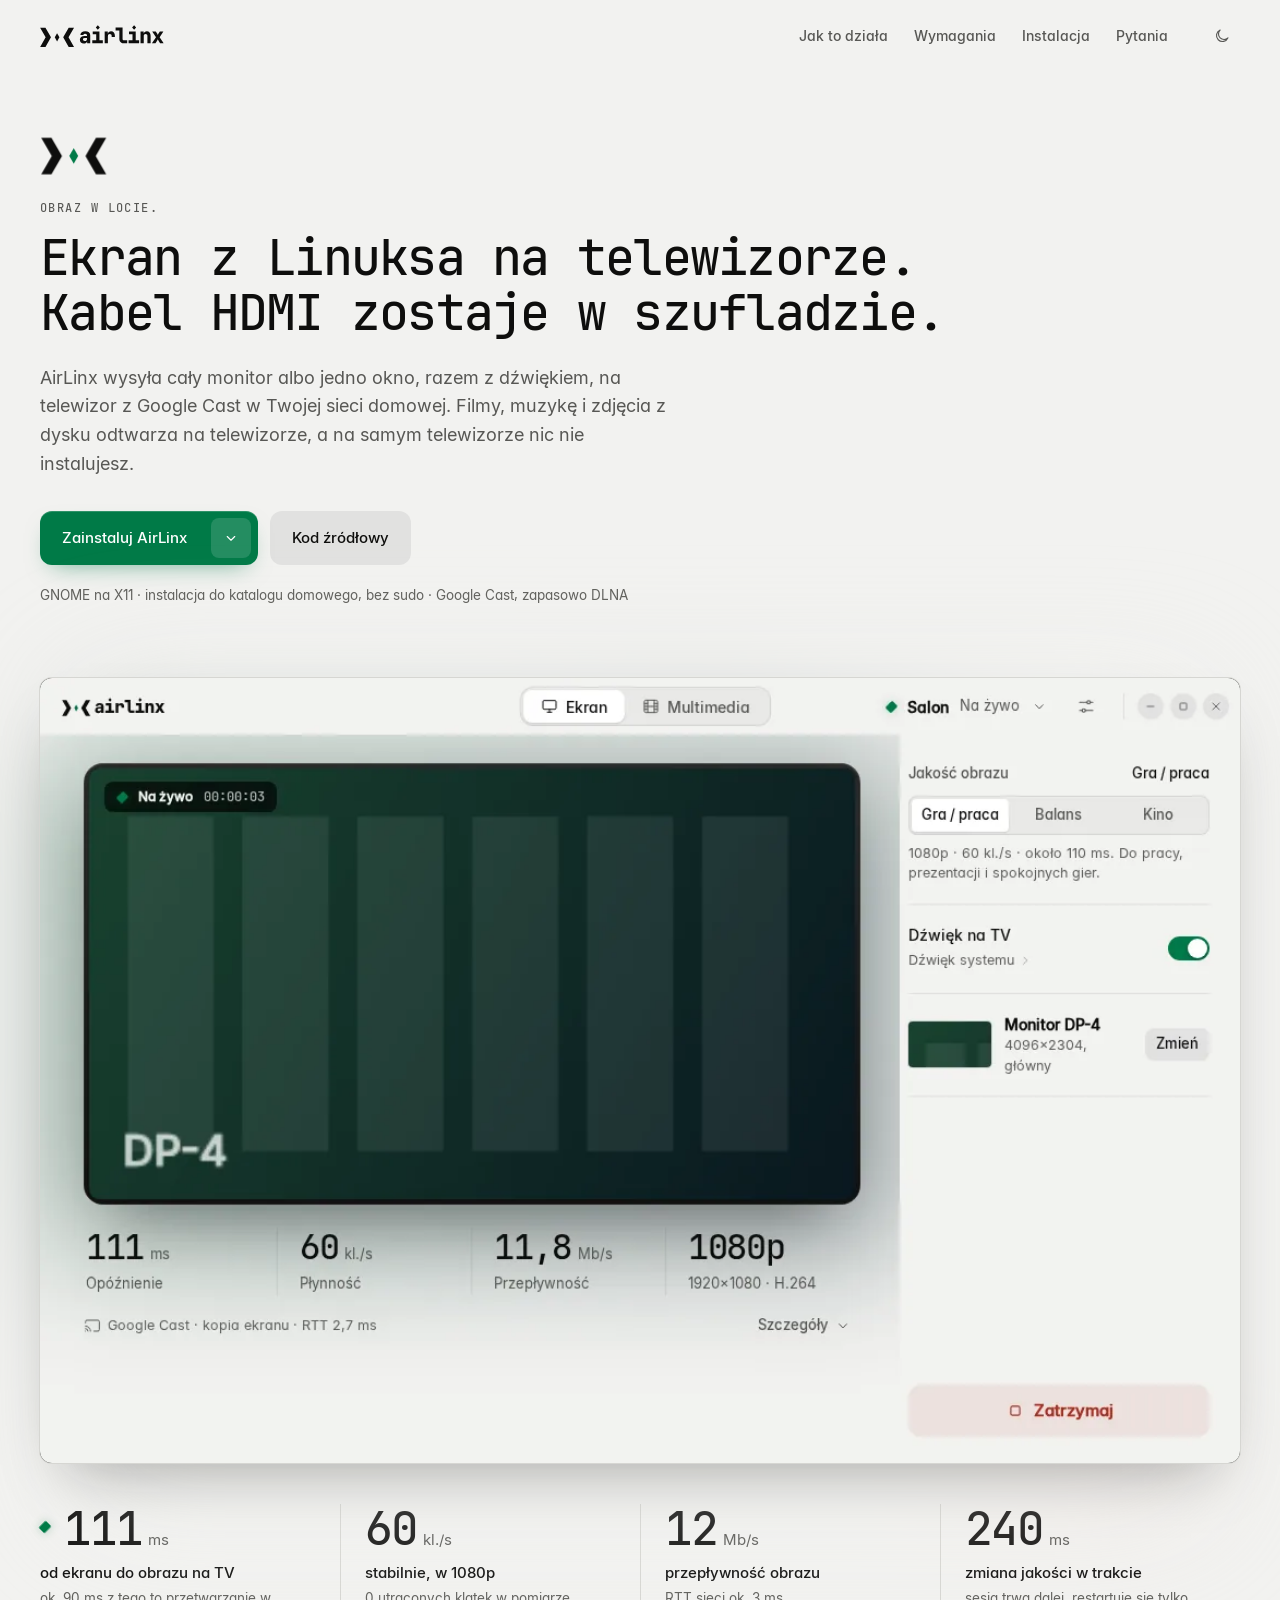
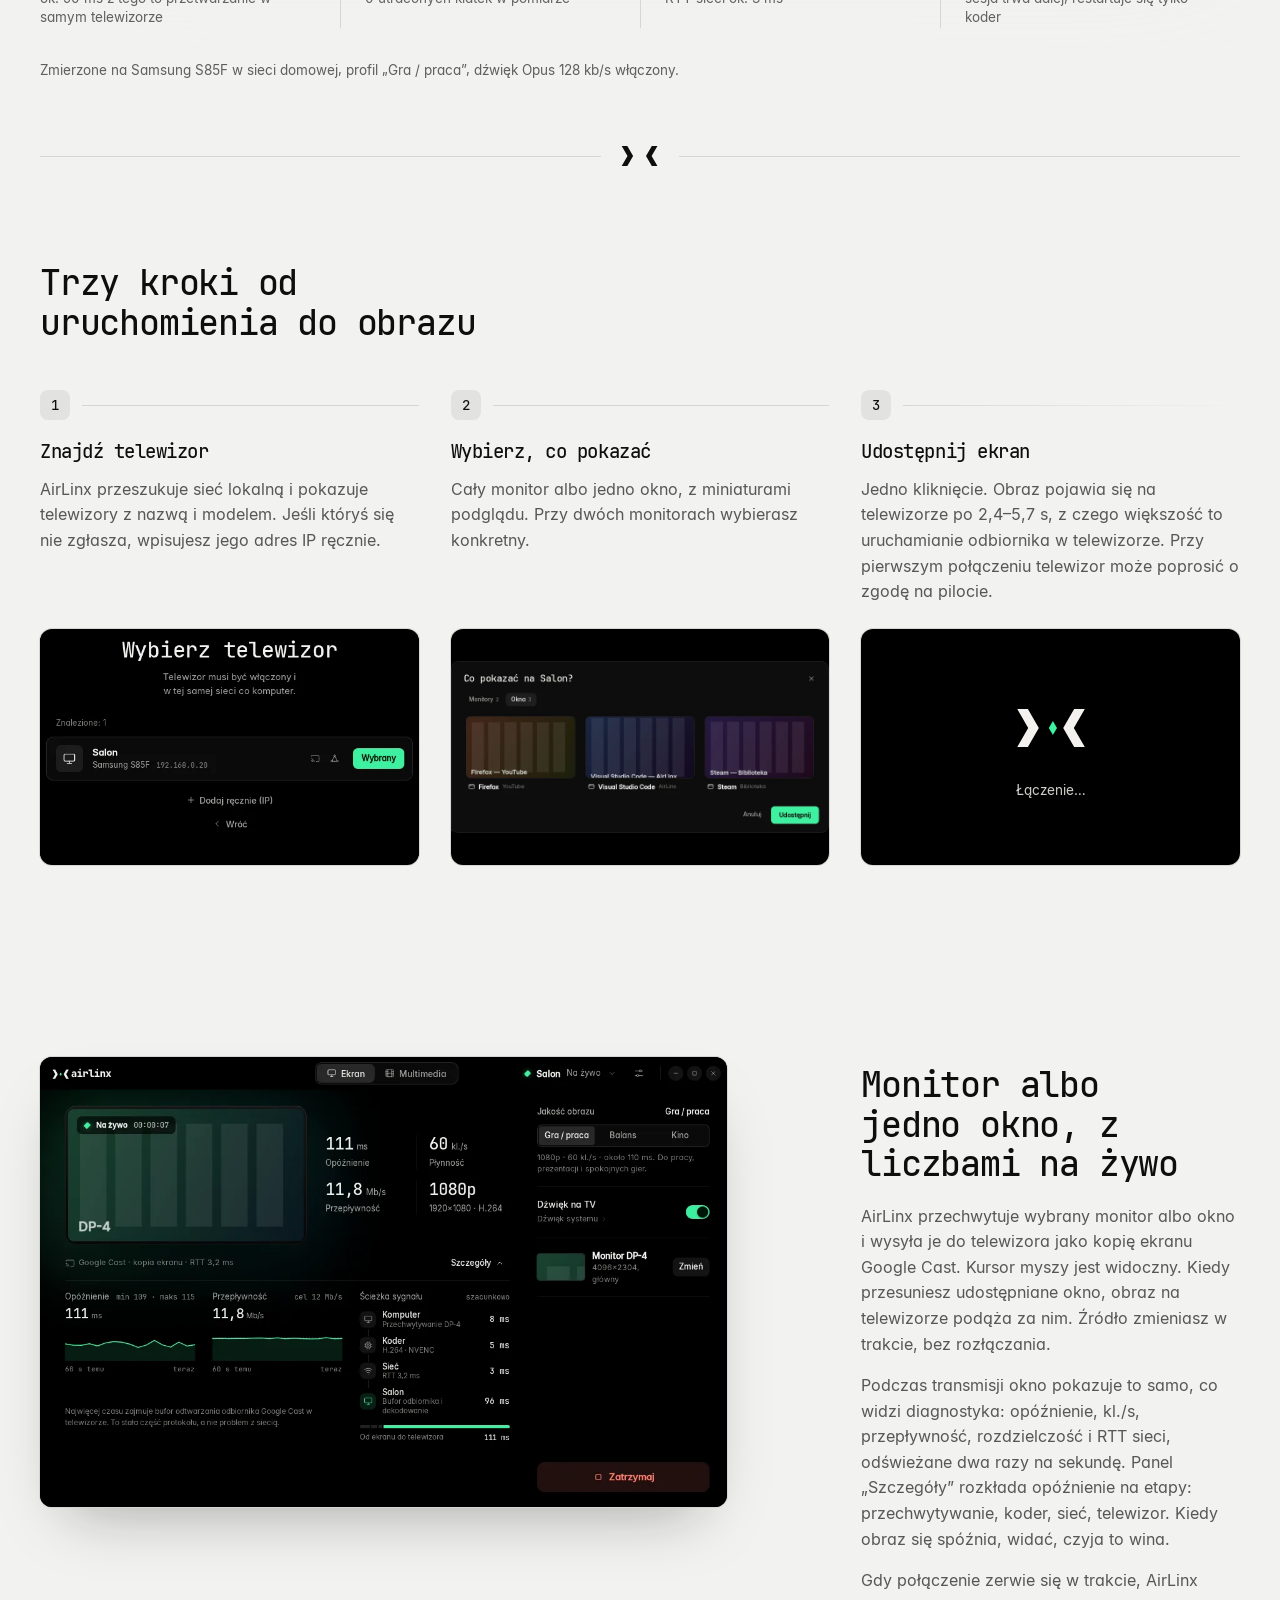
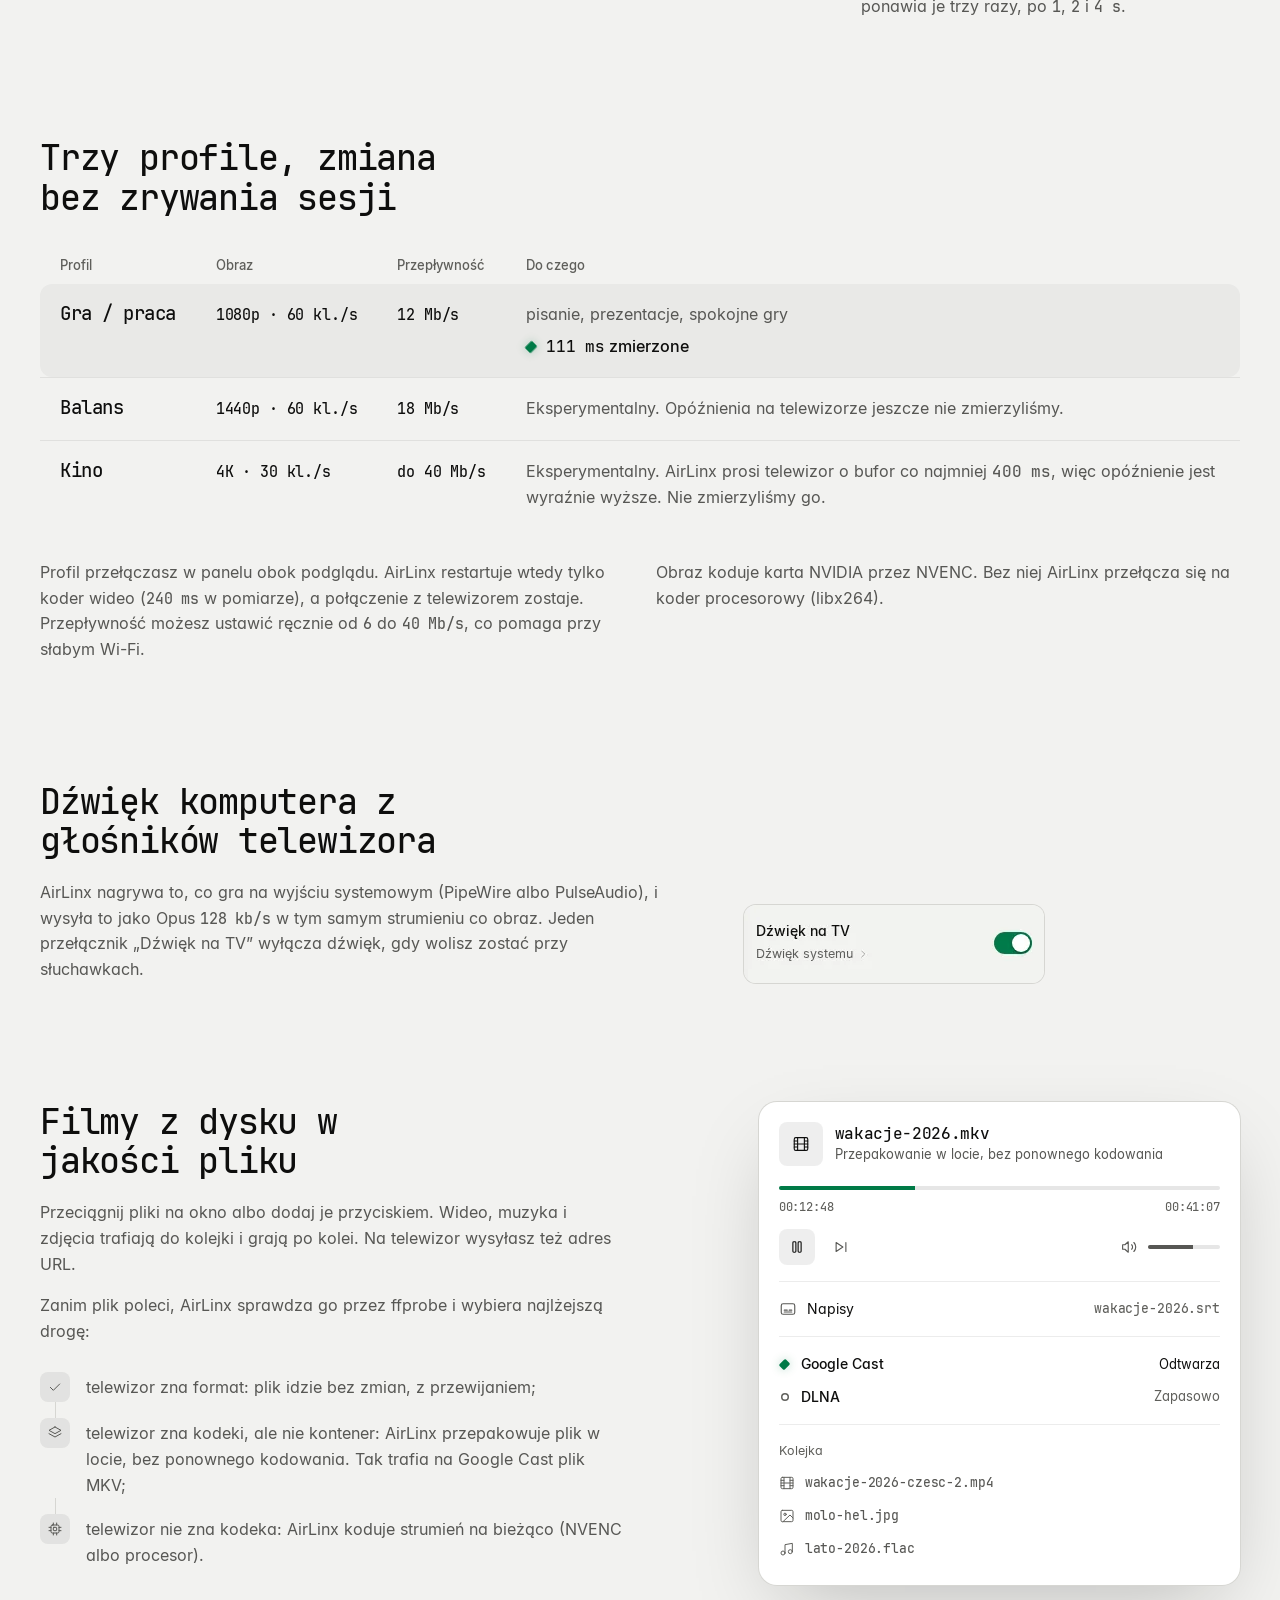
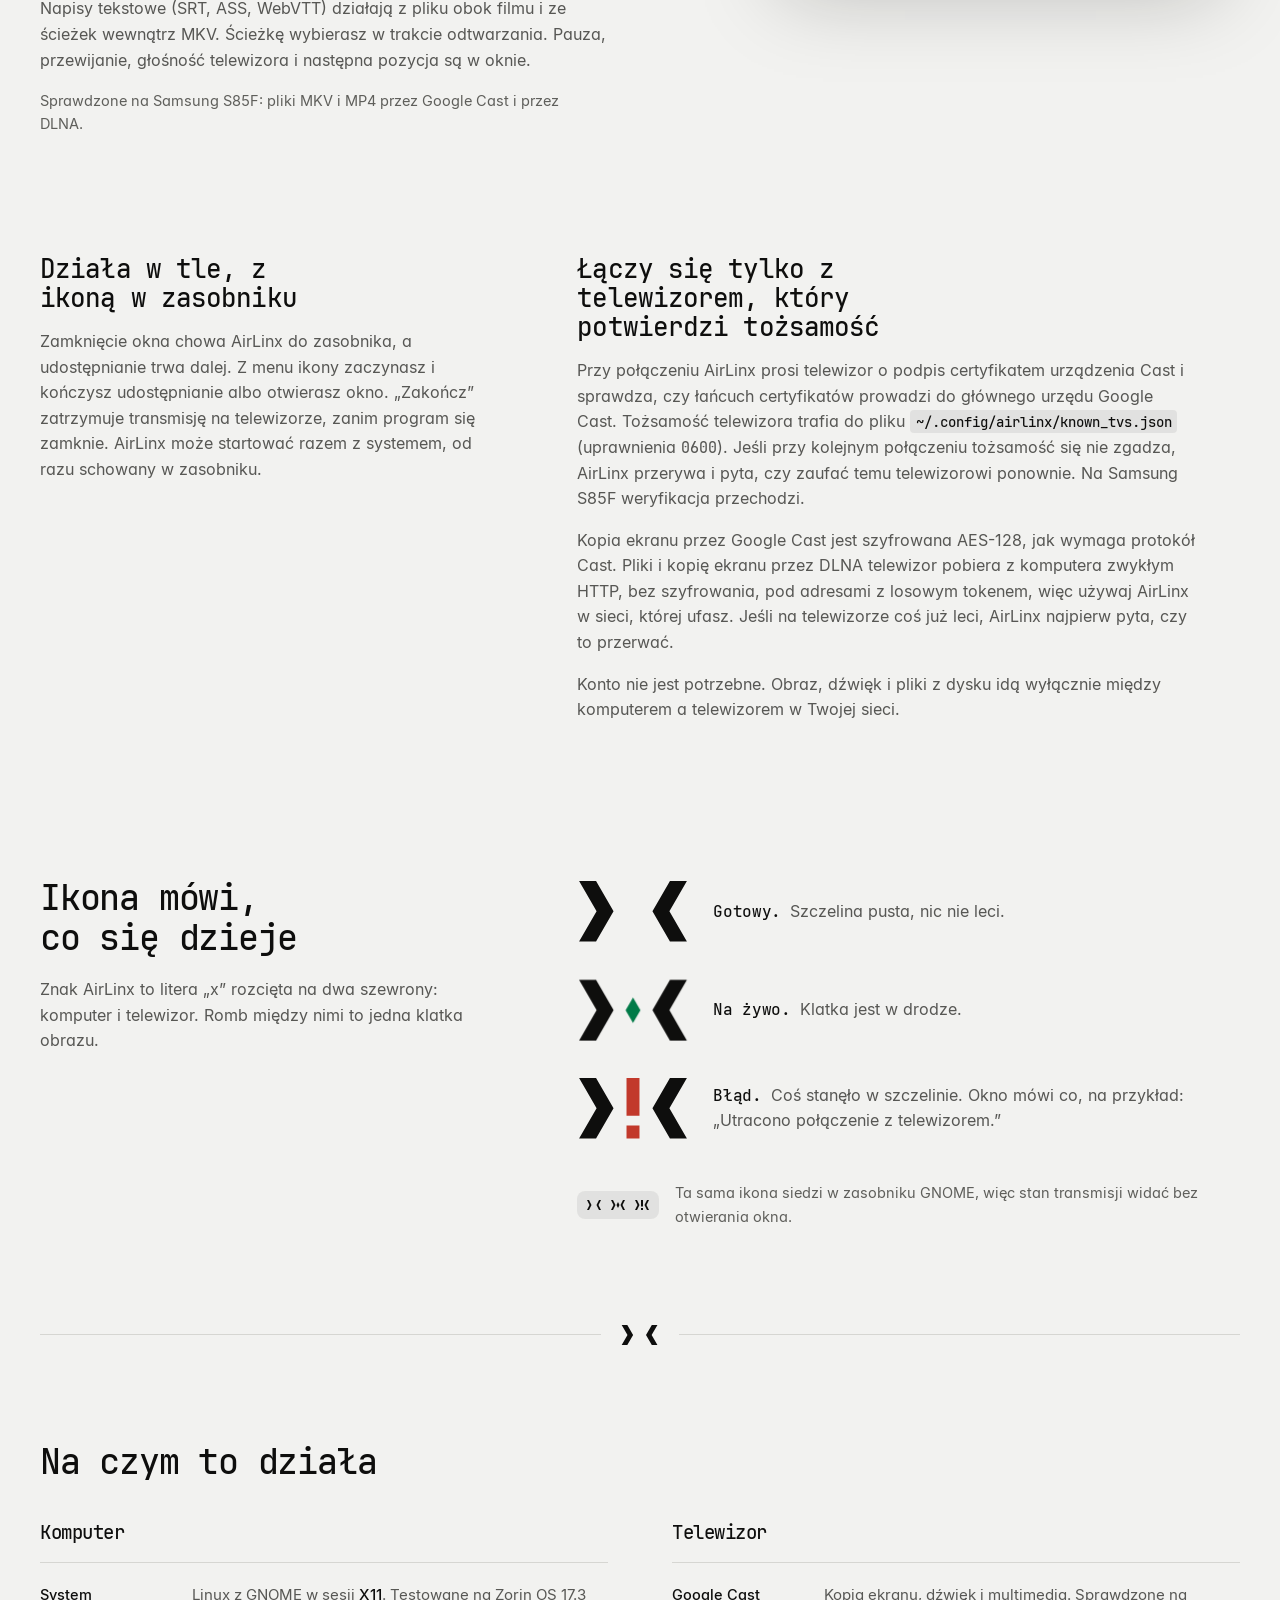
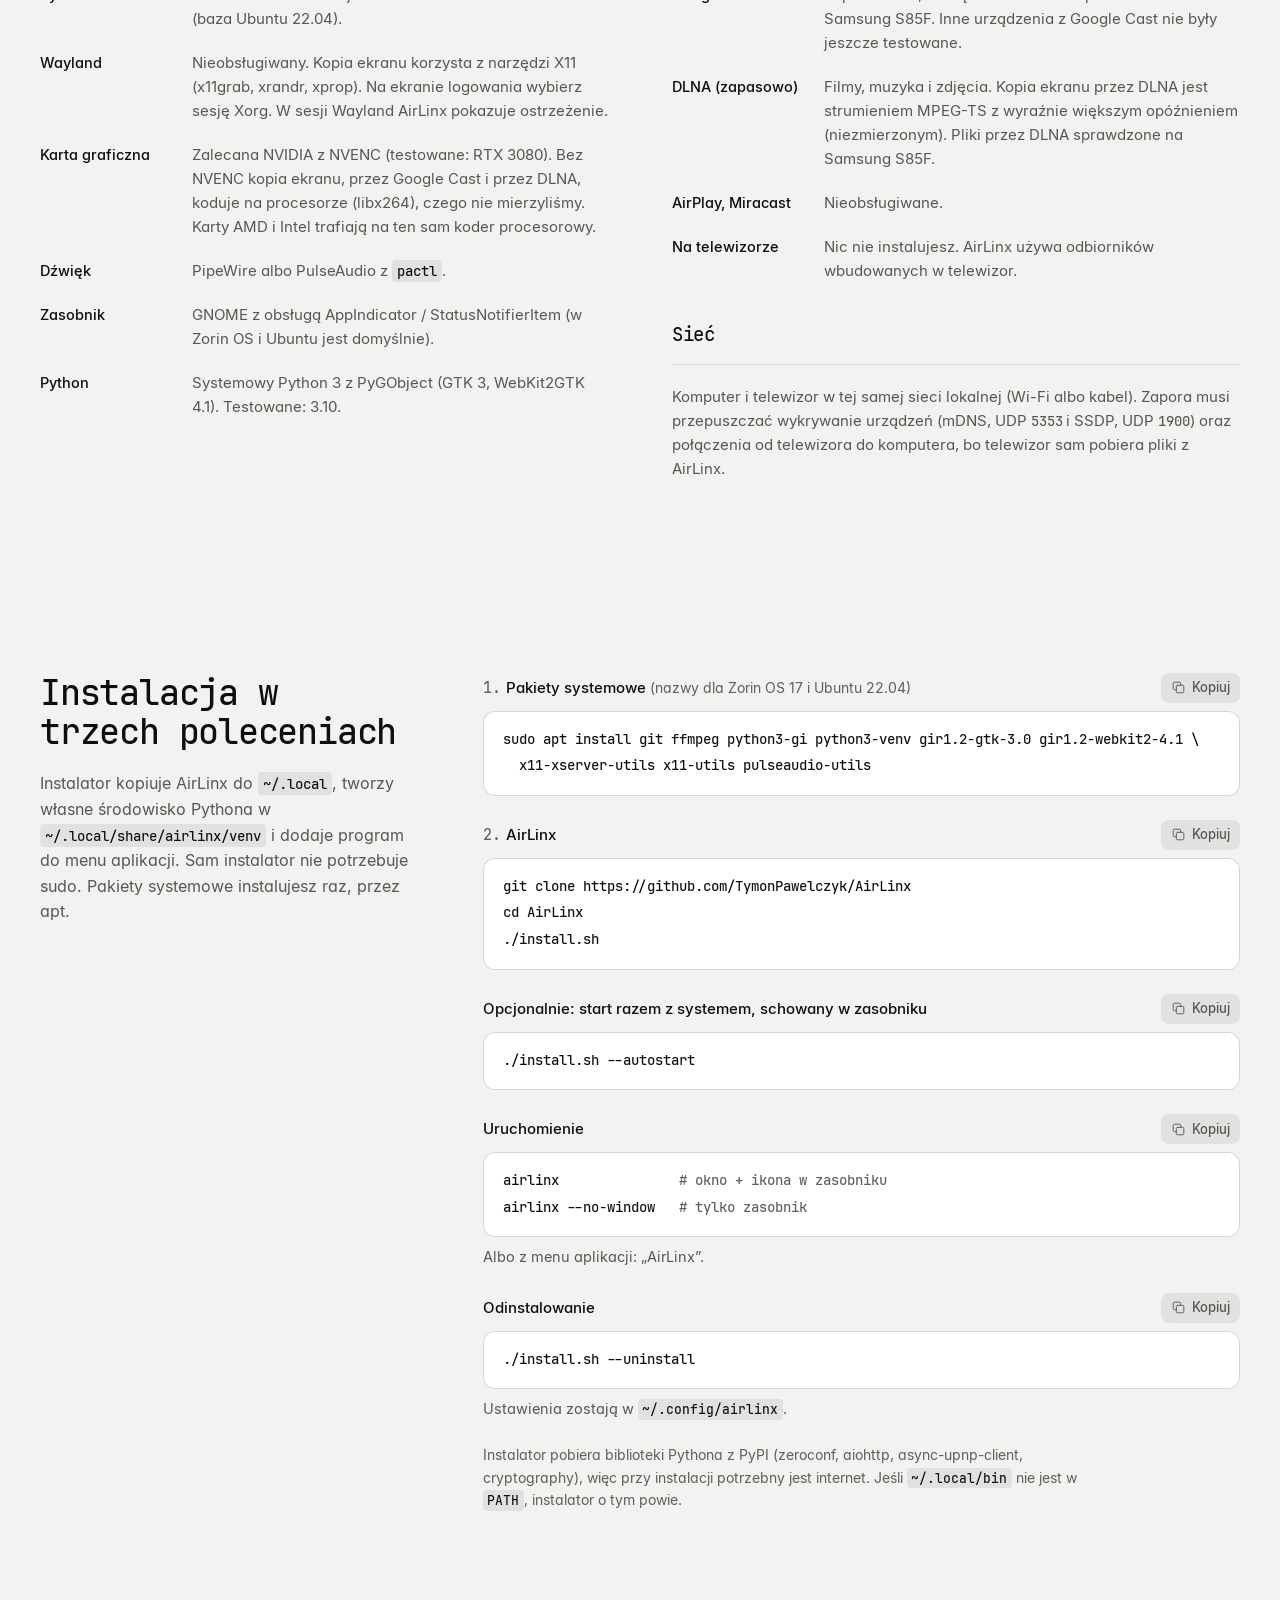
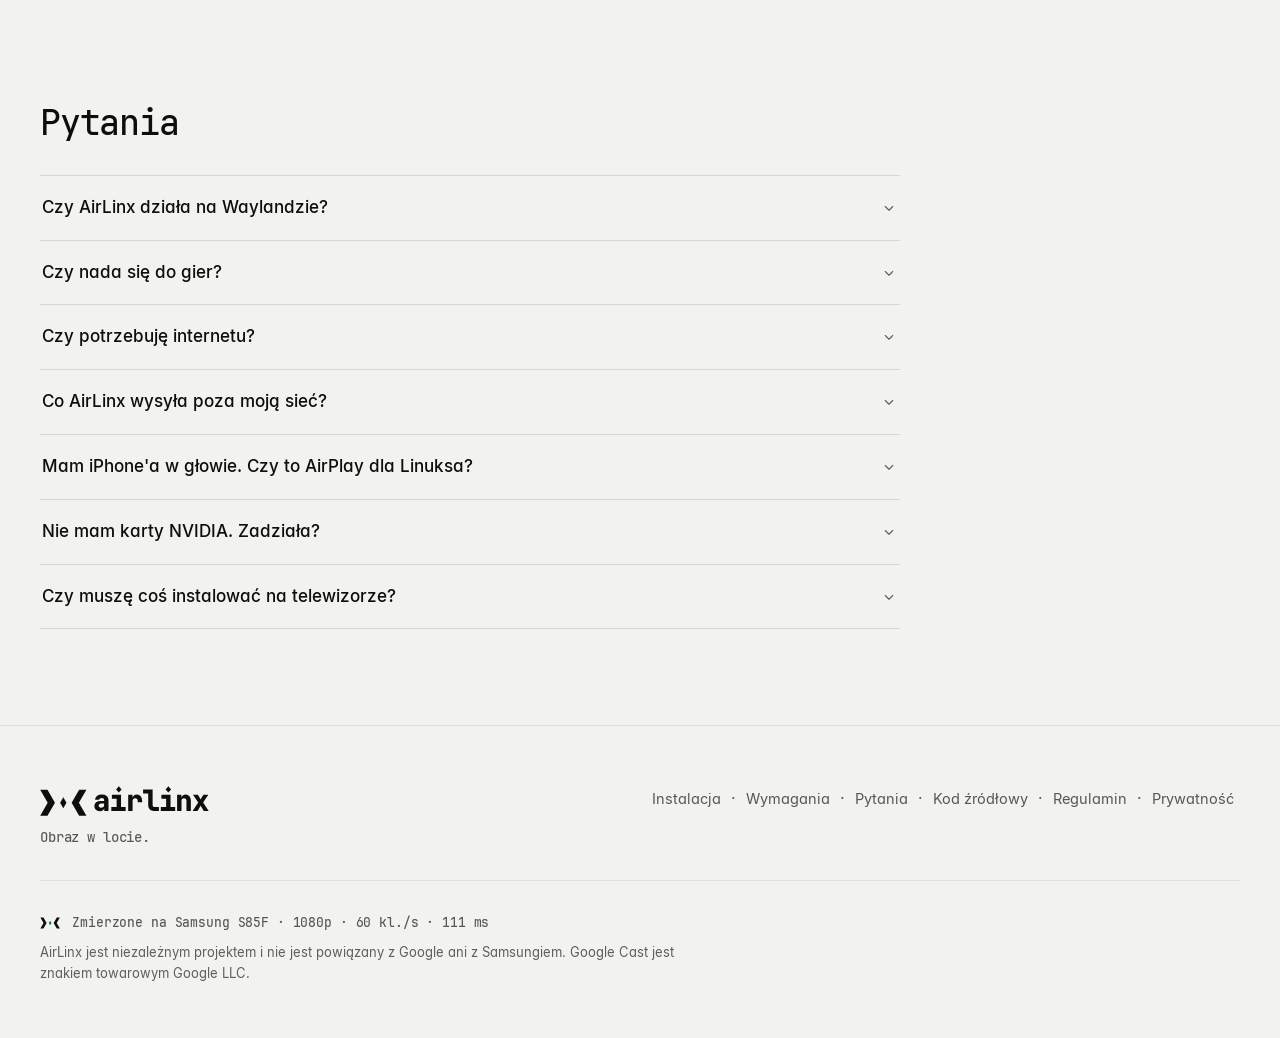
<file: site/index.html>
<!doctype html>
<!--
  Adres repozytorium: jedyne źródło to atrybut data-repo-url na <html> poniżej.
  main.js wstawia go w drugie CTA („Kod źródłowy”), w link w stopce i w polecenie git clone.
  Gdy atrybut nie jest adresem http(s), drugie CTA prowadzi do #jak-to-dziala, a link w stopce jest ukryty.
-->
<html lang="pl" class="no-js" data-repo-url="https://github.com/TymonPawelczyk/AirLinx">
<head>
  <meta charset="utf-8">
  <meta name="viewport" content="width=device-width, initial-scale=1">
  <title>AirLinx · ekran i filmy z Linuksa na telewizor</title>
  <meta name="description" content="AirLinx wysyła ekran, dźwięk i pliki z Linuksa (GNOME, X11) na telewizor z Google Cast lub DLNA. Zmierzone na Samsung S85F: 1080p, 60 kl./s, 111 ms.">
  <link rel="canonical" href="https://tymonpawelczyk.github.io/AirLinx/">
  <meta property="og:type" content="website">
  <meta property="og:url" content="https://tymonpawelczyk.github.io/AirLinx/">
  <meta property="og:locale" content="pl_PL">
  <meta property="og:site_name" content="AirLinx">
  <meta property="og:title" content="AirLinx · Obraz w locie.">
  <meta property="og:description" content="Pulpit, okno albo film z Linuksa na telewizorze w sieci domowej. Na telewizorze nic nie instalujesz.">
  <meta property="og:image" content="https://tymonpawelczyk.github.io/AirLinx/assets/og-image.png">
  <meta property="og:image:width" content="1200">
  <meta property="og:image:height" content="630">
  <meta property="og:image:alt" content="Znak AirLinx i hasło „Obraz w locie.” na czarnym tle">
  <meta name="twitter:card" content="summary_large_image">
  <meta name="theme-color" content="#000000" media="(prefers-color-scheme: dark)">
  <meta name="theme-color" content="#F2F2F0" media="(prefers-color-scheme: light)">
  <link rel="icon" href="assets/icons/favicon.svg" type="image/svg+xml">
  <link rel="icon" href="assets/icons/favicon-32.png" sizes="32x32" type="image/png">
  <link rel="apple-touch-icon" href="assets/icons/apple-touch-icon.png">
  <link rel="preload" href="assets/fonts/JetBrainsMono-Medium.woff" as="font" type="font/woff" crossorigin>
  <link rel="preload" href="assets/fonts/Inter-Regular.woff" as="font" type="font/woff" crossorigin>
  <script>
    /* Motyw ustawiamy przed pierwszym malowaniem, żeby nie mignął zły. */
    (function () {
      var d = document.documentElement;
      d.classList.remove("no-js"); d.classList.add("js");
      try { var t = localStorage.getItem("airlinx-theme"); if (t === "light" || t === "dark") d.setAttribute("data-theme", t); } catch (e) {}
    })();
  </script>
  <link rel="stylesheet" href="styles.css">
  <script src="main.js" defer></script>
</head>
<body>

<!-- Sprite: logo (ścieżki z docs/brand/final/logo, bez składania fontem) i ikony z UI aplikacji. -->
<svg class="sprite" aria-hidden="true" focusable="false">
  <symbol id="lockup" viewBox="53 53 715 127">
    <path d="M53.78 179.36 85.53 124.36 53.78 69.36H84.58L116.33 124.36L84.58 179.36Z"/>
    <path d="M249.5 179.36 217.74 124.36 249.5 69.36H218.69L186.94 124.36L218.69 179.36Z"/>
    <path class="frame" d="M138.19 124.36 151.64 101.07 165.08 124.36 151.64 147.65 138.19 124.36Z"/>
    <path d="M305.18 159.7Q295.01 159.7 289.06 153.81Q283.11 147.92 283.11 138.37Q283.11 128.08 290.42 122.13Q297.74 116.17 311.01 116.17H324.4V111.83Q324.4 107.99 321.73 105.82Q319.07 103.65 314.11 103.65Q309.4 103.65 306.61 105.51Q303.82 107.37 303.57 110.97H285.96Q286.33 100.92 293.9 94.97Q301.46 89.02 314.36 89.02Q327.87 89.02 335.44 95.22Q343 101.42 343 112.58V158.46H325.02V146.68Q323.78 152.75 318.51 156.23Q313.24 159.7 305.18 159.7ZM633.41 158.46V90.26H651.39V102.66Q652.88 96.46 657.77 92.74Q662.67 89.02 669.74 89.02Q679.66 89.02 685.67 95.96Q691.69 102.91 691.69 114.44V158.46H673.09V116.3Q673.09 110.97 670.3 108.05Q667.51 105.14 662.55 105.14Q657.59 105.14 654.8 108.05Q652.01 110.97 652.01 116.3V158.46ZM699.13 158.46 722.69 123.12 700.74 90.26H721.45L729.88 103.9Q730.87 105.51 731.74 107.49Q732.61 109.48 733.1 110.72Q733.6 109.48 734.47 107.49Q735.34 105.51 736.33 103.9L744.76 90.26H765.47L743.64 123.12L767.08 158.46H746.37L736.45 142.34Q735.46 140.6 734.53 138.68Q733.6 136.76 733.1 135.52Q732.61 136.76 731.74 138.68Q730.87 140.6 729.88 142.34L719.84 158.46ZM535.32 158.46Q528.13 158.46 522.68 155.42Q517.22 152.38 514.18 146.93Q511.14 141.47 511.14 134.28V84.68H489.44V67.94H529.74V133.66Q529.74 137.25 531.79 139.49Q533.84 141.72 537.18 141.72H556.4V158.46ZM354.9 158.46V141.72H377.47V107H357.38V90.26H396.07V141.72H415.66V158.46ZM564.46 158.46V141.72H587.03V107H566.94V90.26H605.63V141.72H625.22V158.46ZM426.33 158.46V90.26H444.31V103.15Q445.8 96.58 450.82 92.8Q455.84 89.02 463.4 89.02Q473.7 89.02 479.52 95.96Q485.35 102.91 485.35 115.06V121.88H466.75V116.3Q466.75 110.97 463.9 108.05Q461.05 105.14 455.84 105.14Q450.63 105.14 447.78 108.42Q444.93 111.71 444.93 117.79V158.46ZM311.75 144.82Q317.58 144.82 320.99 141.9Q324.4 138.99 324.4 134.28V127.33H311.38Q306.42 127.33 303.75 129.75Q301.09 132.17 301.09 136.01Q301.09 139.86 303.88 142.34Q306.67 144.82 311.75 144.82ZM584.69 67.32 596.33 53.78 607.98 67.32 596.33 80.86ZM375.13 67.32 386.77 53.78 398.42 67.32 386.77 80.86Z"/>
  </symbol>
  <symbol id="i-down" viewBox="0 0 24 24"><path d="m7 10 5 5 5-5"/></symbol>
  <symbol id="i-code" viewBox="0 0 24 24"><path d="m8 7-5 5 5 5M16 7l5 5-5 5M13.5 4.5l-3 15"/></symbol>
  <symbol id="i-sun" viewBox="0 0 24 24"><circle cx="12" cy="12" r="4"/><path d="M12 2.5v2M12 19.5v2M2.5 12h2M19.5 12h2M5.3 5.3l1.4 1.4M17.3 17.3l1.4 1.4M5.3 18.7l1.4-1.4M17.3 6.7l1.4-1.4"/></symbol>
  <symbol id="i-moon" viewBox="0 0 24 24"><path d="M20 14.5A8 8 0 1 1 9.5 4a6.5 6.5 0 0 0 10.5 10.5Z"/></symbol>
  <symbol id="i-check" viewBox="0 0 24 24"><path d="m5 12.5 4.5 4.5L19 7.5"/></symbol>
  <symbol id="i-copy" viewBox="0 0 24 24"><rect x="8.5" y="8.5" width="12" height="12" rx="2"/><path d="M15.5 8.5V5.5a2 2 0 0 0-2-2h-8a2 2 0 0 0-2 2v8a2 2 0 0 0 2 2h3"/></symbol>
  <symbol id="i-film" viewBox="0 0 24 24"><rect x="3" y="3.5" width="18" height="17" rx="2"/><path d="M7.5 3.5v17M16.5 3.5v17M3 8h4.5M3 16h4.5M16.5 8H21M16.5 16H21M3 12h18"/></symbol>
  <symbol id="i-music" viewBox="0 0 24 24"><path d="M9 18V5.5l11-2V16"/><circle cx="6" cy="18" r="3"/><circle cx="17" cy="16" r="3"/></symbol>
  <symbol id="i-image" viewBox="0 0 24 24"><rect x="3" y="3.5" width="18" height="17" rx="2"/><circle cx="9" cy="9.5" r="1.8"/><path d="m21 15-4.5-4.5L6 20.5"/></symbol>
  <symbol id="i-pause" viewBox="0 0 24 24"><rect x="6.5" y="5" width="4" height="14" rx="1.2"/><rect x="13.5" y="5" width="4" height="14" rx="1.2"/></symbol>
  <symbol id="i-next" viewBox="0 0 24 24"><path d="M5.5 6v12l9-6-9-6ZM18.5 6v12"/></symbol>
  <symbol id="i-vol" viewBox="0 0 24 24"><path d="M11 5 6.5 9H3.5v6h3L11 19V5Z"/><path d="M15.5 9a4.2 4.2 0 0 1 0 6M18.5 6a8.5 8.5 0 0 1 0 12"/></symbol>
  <symbol id="i-subs" viewBox="0 0 24 24"><rect x="3" y="5" width="18" height="14" rx="2.5"/><path d="M7 13.5h4M13.5 13.5H17M7 16h10"/></symbol>
  <symbol id="i-layers" viewBox="0 0 24 24"><path d="m12 3 9 5-9 5-9-5 9-5Z"/><path d="m3 13 9 5 9-5"/></symbol>
  <symbol id="i-cpu" viewBox="0 0 24 24"><rect x="6" y="6" width="12" height="12" rx="2"/><rect x="9.5" y="9.5" width="5" height="5" rx=".8"/><path d="M9.5 3v3M14.5 3v3M9.5 18v3M14.5 18v3M3 9.5h3M3 14.5h3M18 9.5h3M18 14.5h3"/></symbol>
</svg>

<a class="skip-link" href="#tresc">Przejdź do treści</a>

<header class="site-head">
  <div class="wrap head-row">
    <a class="brand" href="#top" aria-label="AirLinx, początek strony">
      <svg class="lockup" viewBox="0 0 715 127" aria-hidden="true" focusable="false"><use href="#lockup"/></svg>
    </a>
    <nav class="head-nav" aria-label="Sekcje strony">
      <ul>
        <li><a href="#jak-to-dziala">Jak to działa</a></li>
        <li><a href="#wymagania">Wymagania</a></li>
        <li><a href="#instalacja">Instalacja</a></li>
        <li><a href="#faq">Pytania</a></li>
      </ul>
    </nav>
    <button class="icon-btn theme-toggle" type="button" data-theme-toggle aria-label="Włącz motyw jasny">
      <svg class="i i-to-light" aria-hidden="true"><use href="#i-sun"/></svg>
      <svg class="i i-to-dark" aria-hidden="true"><use href="#i-moon"/></svg>
    </button>
  </div>
</header>

<main id="tresc" tabindex="-1">

  <!-- 1. Hero -->
  <section class="hero" aria-labelledby="hero-h">
    <div class="wrap">
      <div class="hero-copy">
        <svg class="mark hero-mark" viewBox="20 64 216 128" aria-hidden="true" focusable="false">
          <path class="mk-l" d="M24 186.45 57.75 128 24 69.55H56.73L90.48 128L56.73 186.45Z"/>
          <path class="mk-r" d="M232 186.45 198.25 128 232 69.55H199.27L165.52 128L199.27 186.45Z"/>
          <path class="mk-d" d="M113.71 128 128 103.25 142.29 128 128 152.75 113.71 128Z"/>
        </svg>
        <p class="eyebrow">Obraz w locie.</p>
        <h1 id="hero-h"><span>Ekran z Linuksa na telewizorze.</span> <span>Kabel HDMI zostaje w szufladzie.</span></h1>
        <p class="lede">AirLinx wysyła cały monitor albo jedno okno, razem z dźwiękiem, na telewizor z Google Cast w Twojej sieci domowej. Filmy, muzykę i zdjęcia z dysku odtwarza na telewizorze, a na samym telewizorze nic nie instalujesz.</p>
        <div class="cta-row">
          <a class="btn btn-primary" href="#instalacja">
            <span>Zainstaluj AirLinx</span>
            <span class="nest" aria-hidden="true"><svg class="i"><use href="#i-down"/></svg></span>
          </a>
          <!-- Domyślnie „Jak to działa”; main.js zamienia na „Kod źródłowy”, gdy data-repo-url ma prawdziwy adres. -->
          <a class="btn btn-secondary" href="#jak-to-dziala" data-repo-cta>Jak to działa</a>
        </div>
        <p class="micro">
          <span>GNOME na X11</span><span class="sep" aria-hidden="true"> · </span><span>instalacja do katalogu domowego, bez sudo</span><span class="sep" aria-hidden="true"> · </span><span>Google Cast, zapasowo DLNA</span>
        </p>
      </div>

      <figure class="hero-screen">
        <div class="screen-glow" aria-hidden="true">
          <img class="for-dark" src="assets/shots/live.webp" alt="" width="1100" height="720" decoding="async">
          <img class="for-light" src="assets/shots/light-live.webp" alt="" width="1100" height="720" loading="lazy" decoding="async">
        </div>
        <div class="window">
          <img class="for-dark" src="assets/shots/live.webp" width="1100" height="720" decoding="async" fetchpriority="high"
               alt="Okno AirLinx w stanie „Na żywo”: podgląd monitora DP-4 wysyłanego na telewizor Salon, pod nim opóźnienie, płynność, przepływność i rozdzielczość. Po prawej profil Gra / praca, włączony dźwięk na TV i przycisk Zatrzymaj.">
          <img class="for-light" src="assets/shots/light-live.webp" width="1100" height="720" loading="lazy" decoding="async"
               alt="Okno AirLinx w motywie jasnym, stan „Na żywo”: podgląd monitora DP-4, pod nim opóźnienie, płynność, przepływność i rozdzielczość. Po prawej profil Gra / praca, dźwięk na TV i przycisk Zatrzymaj.">
        </div>
      </figure>

      <!-- 2. Pasek liczb -->
      <section class="stats" aria-labelledby="stats-h">
        <h2 id="stats-h" class="sr">Zmierzone liczby</h2>
        <ul class="stat-list">
          <li class="stat">
            <p class="stat-v"><span class="tally" aria-hidden="true"></span><span class="num">111</span> <span class="unit">ms</span></p>
            <p class="stat-l">od ekranu do obrazu na TV</p>
            <p class="stat-n">ok. 90 ms z tego to przetwarzanie w samym telewizorze</p>
          </li>
          <li class="stat">
            <p class="stat-v"><span class="num">60</span> <span class="unit">kl./s</span></p>
            <p class="stat-l">stabilnie, w 1080p</p>
            <p class="stat-n">0 utraconych klatek w pomiarze</p>
          </li>
          <li class="stat">
            <p class="stat-v"><span class="num">12</span> <span class="unit">Mb/s</span></p>
            <p class="stat-l">przepływność obrazu</p>
            <p class="stat-n">RTT sieci ok. 3 ms</p>
          </li>
          <li class="stat">
            <p class="stat-v"><span class="num">240</span> <span class="unit">ms</span></p>
            <p class="stat-l">zmiana jakości w trakcie</p>
            <p class="stat-n">sesja trwa dalej, restartuje się tylko koder</p>
          </li>
        </ul>
        <p class="stats-foot">Zmierzone na Samsung S85F w sieci domowej, profil „Gra / praca”, dźwięk Opus 128 kb/s włączony.</p>
      </section>
    </div>
  </section>

  <div class="wrap"><div class="gap-rule" aria-hidden="true">
    <svg class="mark" viewBox="20 64 216 128" focusable="false">
      <path class="mk-l" d="M24 186.45 57.75 128 24 69.55H56.73L90.48 128L56.73 186.45Z"/>
      <path class="mk-r" d="M232 186.45 198.25 128 232 69.55H199.27L165.52 128L199.27 186.45Z"/>
      <path class="mk-d" d="M113.71 128 128 103.25 142.29 128 128 152.75 113.71 128Z"/>
    </svg>
  </div></div>

  <!-- 3. Jak to działa -->
  <section class="section how" id="jak-to-dziala" aria-labelledby="how-h">
    <div class="wrap">
      <h2 id="how-h" class="h2">Trzy kroki od uruchomienia do obrazu</h2>
      <ol class="steps">
        <li class="step">
          <div class="step-track" aria-hidden="true"><span class="step-n">1</span></div>
          <h3 class="h3">Znajdź telewizor</h3>
          <p>AirLinx przeszukuje sieć lokalną i pokazuje telewizory z nazwą i modelem. Jeśli któryś się nie zgłasza, wpisujesz jego adres IP ręcznie.</p>
          <figure class="matrix">
            <img src="assets/shots/discovery.webp" width="620" height="358" loading="lazy" decoding="async"
                 alt="Ekran „Wybierz telewizor”: znaleziony jeden telewizor, Salon (Samsung S85F, 192.168.0.20), oznaczony jako wybrany. Pod listą przyciski „Dodaj ręcznie (IP)” i „Wróć”.">
          </figure>
        </li>
        <li class="step">
          <div class="step-track" aria-hidden="true"><span class="step-n">2</span></div>
          <h3 class="h3">Wybierz, co pokazać</h3>
          <p>Cały monitor albo jedno okno, z miniaturami podglądu. Przy dwóch monitorach wybierasz konkretny.</p>
          <figure class="matrix">
            <img src="assets/shots/source-picker-windows.webp" width="862" height="392" loading="lazy" decoding="async"
                 alt="Arkusz „Co pokazać na Salon?” z zakładkami Monitory i Okna. Na karcie Okna trzy miniatury okien i przycisk Udostępnij.">
          </figure>
        </li>
        <li class="step">
          <div class="step-track" aria-hidden="true"><span class="step-n">3</span></div>
          <h3 class="h3">Udostępnij ekran</h3>
          <p>Jedno kliknięcie. Obraz pojawia się na telewizorze po 2,4–5,7 s, z czego większość to uruchamianie odbiornika w telewizorze. Przy pierwszym połączeniu telewizor może poprosić o zgodę na pilocie.</p>
          <figure class="matrix">
            <div class="matrix-screen">
              <img class="connecting" src="assets/motion/airlinx-connecting.svg" width="256" height="256" loading="lazy" decoding="async"
                   alt="Animacja łączenia: romb przelatuje przez szczelinę między dwoma szewronami znaku AirLinx.">
              <span class="matrix-label" aria-hidden="true">Łączenie…</span>
            </div>
          </figure>
        </li>
      </ol>
    </div>
  </section>

  <!-- 4. Funkcje -->
  <div class="features">

    <!-- 4.1 Ekran -->
    <section class="section feat feat-screen" aria-labelledby="f-screen-h">
      <div class="wrap feat-grid">
        <figure class="window feat-media">
          <img src="assets/shots/live-details.webp" width="1100" height="720" loading="lazy" decoding="async"
               alt="Okno AirLinx z rozwiniętym panelem Szczegóły: wykresy opóźnienia i przepływności z ostatnich 60 sekund oraz ścieżka sygnału z czasami etapów: komputer, koder, sieć i telewizor Salon, który zajmuje najwięcej czasu.">
        </figure>
        <div class="feat-text">
          <h2 id="f-screen-h" class="h2">Monitor albo jedno okno, z liczbami na żywo</h2>
          <p>AirLinx przechwytuje wybrany monitor albo okno i wysyła je do telewizora jako kopię ekranu Google Cast. Kursor myszy jest widoczny. Kiedy przesuniesz udostępniane okno, obraz na telewizorze podąża za nim. Źródło zmieniasz w trakcie, bez rozłączania.</p>
          <p>Podczas transmisji okno pokazuje to samo, co widzi diagnostyka: opóźnienie, kl./s, przepływność, rozdzielczość i RTT sieci, odświeżane dwa razy na sekundę. Panel „Szczegóły” rozkłada opóźnienie na etapy: przechwytywanie, koder, sieć, telewizor. Kiedy obraz się spóźnia, widać, czyja to wina.</p>
          <p>Gdy połączenie zerwie się w trakcie, AirLinx ponawia je trzy razy, po <span class="num">1</span>, <span class="num">2</span> i <span class="num">4 s</span>.</p>
        </div>
      </div>
    </section>

    <!-- 4.2 Jakość -->
    <section class="section feat feat-quality" aria-labelledby="f-quality-h">
      <div class="wrap">
        <h2 id="f-quality-h" class="h2">Trzy profile, zmiana bez zrywania sesji</h2>
        <table class="profiles">
          <caption class="sr">Profile jakości obrazu</caption>
          <thead>
            <tr><th scope="col">Profil</th><th scope="col">Obraz</th><th scope="col">Przepływność</th><th scope="col">Do czego</th></tr>
          </thead>
          <tbody>
            <tr class="is-measured">
              <th scope="row">Gra / praca</th>
              <td data-label="Obraz" class="num">1080p · 60 kl./s</td>
              <td data-label="Przepływność" class="num">12 Mb/s</td>
              <td data-label="Do czego"><span>pisanie, prezentacje, spokojne gry<span class="measured"><span class="tally" aria-hidden="true"></span><strong><span class="num">111 ms</span> zmierzone</strong></span></span></td>
            </tr>
            <tr>
              <th scope="row">Balans</th>
              <td data-label="Obraz" class="num">1440p · 60 kl./s</td>
              <td data-label="Przepływność" class="num">18 Mb/s</td>
              <td data-label="Do czego"><span>Eksperymentalny. Opóźnienia na telewizorze jeszcze nie zmierzyliśmy.</span></td>
            </tr>
            <tr>
              <th scope="row">Kino</th>
              <td data-label="Obraz" class="num">4K · 30 kl./s</td>
              <td data-label="Przepływność" class="num">do 40 Mb/s</td>
              <td data-label="Do czego"><span>Eksperymentalny. AirLinx prosi telewizor o bufor co najmniej <span class="num">400&nbsp;ms</span>, więc opóźnienie jest wyraźnie wyższe. Nie zmierzyliśmy go.</span></td>
            </tr>
          </tbody>
        </table>
        <div class="cols-2">
          <p>Profil przełączasz w panelu obok podglądu. AirLinx restartuje wtedy tylko koder wideo (<span class="num">240 ms</span> w pomiarze), a połączenie z telewizorem zostaje. Przepływność możesz ustawić ręcznie od <span class="num">6</span> do <span class="num">40 Mb/s</span>, co pomaga przy słabym Wi-Fi.</p>
          <p>Obraz koduje karta NVIDIA przez NVENC. Bez niej AirLinx przełącza się na koder procesorowy (libx264).</p>
        </div>
      </div>
    </section>

    <!-- 4.3 Dźwięk -->
    <section class="section feat feat-audio" aria-labelledby="f-audio-h">
      <div class="wrap audio-row">
        <div class="feat-text">
          <h2 id="f-audio-h" class="h2">Dźwięk komputera z głośników telewizora</h2>
          <p>AirLinx nagrywa to, co gra na wyjściu systemowym (PipeWire albo PulseAudio), i wysyła to jako Opus <span class="num">128 kb/s</span> w tym samym strumieniu co obraz. Jeden przełącznik „Dźwięk na TV” wyłącza dźwięk, gdy wolisz zostać przy słuchawkach.</p>
        </div>
        <figure class="audio-crop">
          <img class="for-dark" src="assets/shots/audio-toggle.webp" width="300" height="78" loading="lazy" decoding="async" alt="Fragment okna AirLinx: włączony przełącznik „Dźwięk na TV”, pod nim wybrane źródło „Dźwięk systemu”.">
          <img class="for-light" src="assets/shots/light-audio-toggle.webp" width="300" height="78" loading="lazy" decoding="async" alt="Fragment okna AirLinx: włączony przełącznik „Dźwięk na TV”, pod nim wybrane źródło „Dźwięk systemu”.">
        </figure>
      </div>
    </section>

    <!-- 4.4 Multimedia -->
    <section class="section feat feat-media-files" aria-labelledby="f-media-h">
      <div class="wrap feat-grid feat-grid-rev">
        <div class="feat-text">
          <h2 id="f-media-h" class="h2">Filmy z dysku w jakości pliku</h2>
          <p>Przeciągnij pliki na okno albo dodaj je przyciskiem. Wideo, muzyka i zdjęcia trafiają do kolejki i grają po kolei. Na telewizor wysyłasz też adres URL.</p>
          <p>Zanim plik poleci, AirLinx sprawdza go przez ffprobe i wybiera najlżejszą drogę:</p>
          <ol class="routes">
            <li><span class="node" aria-hidden="true"><svg class="i"><use href="#i-check"/></svg></span><p>telewizor zna format: plik idzie bez zmian, z przewijaniem;</p></li>
            <li><span class="node" aria-hidden="true"><svg class="i"><use href="#i-layers"/></svg></span><p>telewizor zna kodeki, ale nie kontener: AirLinx przepakowuje plik w locie, bez ponownego kodowania. Tak trafia na Google Cast plik MKV;</p></li>
            <li><span class="node" aria-hidden="true"><svg class="i"><use href="#i-cpu"/></svg></span><p>telewizor nie zna kodeka: AirLinx koduje strumień na bieżąco (NVENC albo procesor).</p></li>
          </ol>
          <p>Napisy tekstowe (SRT, ASS, WebVTT) działają z pliku obok filmu i ze ścieżek wewnątrz MKV. Ścieżkę wybierasz w trakcie odtwarzania. Pauza, przewijanie, głośność telewizora i następna pozycja są w oknie.</p>
          <p class="note">Sprawdzone na Samsung S85F: pliki MKV i MP4 przez Google Cast i przez DLNA.</p>
        </div>

        <!-- Kompozycja w stylu UI zamiast zrzutu (zrzuty media*.png mają prawdziwe tytuły). Plik jest fikcyjny. -->
        <figure class="player-wrap" aria-label="Ilustracja: plik wakacje-2026.mkv odtwarzany na telewizorze przez Google Cast, z napisami i kolejką">
          <div class="player" aria-hidden="true">
            <div class="pl-head">
              <span class="pl-ico"><svg class="i"><use href="#i-film"/></svg></span>
              <div class="pl-title">
                <b class="mono-title">wakacje-2026.mkv</b>
                <span>Przepakowanie w locie, bez ponownego kodowania</span>
              </div>
            </div>
            <div class="pl-progress">
              <div class="bar"><i style="--p: 31%"></i></div>
              <div class="times num"><span>00:12:48</span><span>00:41:07</span></div>
            </div>
            <div class="pl-transport">
              <span class="tb tb-main"><svg class="i"><use href="#i-pause"/></svg></span>
              <span class="tb"><svg class="i"><use href="#i-next"/></svg></span>
              <span class="pl-vol"><svg class="i"><use href="#i-vol"/></svg><span class="vol-bar"><i></i></span></span>
            </div>
            <div class="pl-rows">
              <div class="pl-row"><svg class="i"><use href="#i-subs"/></svg><span>Napisy</span><span class="num faint">wakacje-2026.srt</span></div>
            </div>
            <div class="pl-routes">
              <div class="route is-live"><span class="tally"></span><b>Google Cast</b><span>Odtwarza</span></div>
              <div class="route"><span class="ring"></span><b>DLNA</b><span>Zapasowo</span></div>
            </div>
            <div class="pl-queue">
              <p class="q-h">Kolejka</p>
              <div class="q-i"><svg class="i"><use href="#i-film"/></svg><span class="num">wakacje-2026-czesc-2.mp4</span></div>
              <div class="q-i"><svg class="i"><use href="#i-image"/></svg><span class="num">molo-hel.jpg</span></div>
              <div class="q-i"><svg class="i"><use href="#i-music"/></svg><span class="num">lato-2026.flac</span></div>
            </div>
          </div>
        </figure>
      </div>
    </section>

    <!-- 4.5 Zasobnik + 4.6 Bezpieczeństwo -->
    <section class="section feat feat-pair" aria-label="Zasobnik i bezpieczeństwo">
      <div class="wrap pair">
        <div class="pair-a">
          <h2 class="h2 h2-sm">Działa w tle, z ikoną w zasobniku</h2>
          <p>Zamknięcie okna chowa AirLinx do zasobnika, a udostępnianie trwa dalej. Z menu ikony zaczynasz i kończysz udostępnianie albo otwierasz okno. „Zakończ” zatrzymuje transmisję na telewizorze, zanim program się zamknie. AirLinx może startować razem z systemem, od razu schowany w zasobniku.</p>
        </div>
        <div class="pair-b">
          <h2 class="h2 h2-sm">Łączy się tylko z telewizorem, który potwierdzi tożsamość</h2>
          <p>Przy połączeniu AirLinx prosi telewizor o podpis certyfikatem urządzenia Cast i sprawdza, czy łańcuch certyfikatów prowadzi do głównego urzędu Google Cast. Tożsamość telewizora trafia do pliku <code>~/.config/airlinx/known_tvs.json</code> (uprawnienia <span class="num">0600</span>). Jeśli przy kolejnym połączeniu tożsamość się nie zgadza, AirLinx przerywa i pyta, czy zaufać temu telewizorowi ponownie. Na Samsung S85F weryfikacja przechodzi.</p>
          <p>Kopia ekranu przez Google Cast jest szyfrowana AES-128, jak wymaga protokół Cast. Pliki i kopię ekranu przez DLNA telewizor pobiera z komputera zwykłym HTTP, bez szyfrowania, pod adresami z losowym tokenem, więc używaj AirLinx w sieci, której ufasz. Jeśli na telewizorze coś już leci, AirLinx najpierw pyta, czy to przerwać.</p>
          <p>Konto nie jest potrzebne. Obraz, dźwięk i pliki z dysku idą wyłącznie między komputerem a telewizorem w Twojej sieci.</p>
        </div>
      </div>
    </section>
  </div>

  <!-- 5. Stany znaku -->
  <section class="section states" aria-labelledby="states-h">
    <div class="wrap states-grid">
      <div class="states-intro">
        <h2 id="states-h" class="h2">Ikona mówi, co się dzieje</h2>
        <p>Znak AirLinx to litera „x” rozcięta na dwa szewrony: komputer i telewizor. Romb między nimi to jedna klatka obrazu.</p>
      </div>
      <ul class="state-list">
        <li class="state">
          <svg class="mark state-mark" viewBox="20 64 216 128" aria-hidden="true" focusable="false">
            <path d="M24 186.45 57.75 128 24 69.55H56.73L90.48 128L56.73 186.45Z"/>
            <path d="M232 186.45 198.25 128 232 69.55H199.27L165.52 128L199.27 186.45Z"/>
          </svg>
          <p><b>Gotowy.</b> Szczelina pusta, nic nie leci.</p>
        </li>
        <li class="state" data-live-on-view>
          <svg class="mark state-mark" viewBox="20 64 216 128" aria-hidden="true" focusable="false">
            <path class="mk-l" d="M24 186.45 57.75 128 24 69.55H56.73L90.48 128L56.73 186.45Z"/>
            <path class="mk-r" d="M232 186.45 198.25 128 232 69.55H199.27L165.52 128L199.27 186.45Z"/>
            <path class="mk-d" d="M113.71 128 128 103.25 142.29 128 128 152.75 113.71 128Z"/>
          </svg>
          <p><b>Na żywo.</b> Klatka jest w drodze.</p>
        </li>
        <li class="state state-err">
          <!-- Wykrzyknik w proporcjach ikony airlinx-error-symbolic, przeskalowany do mastera znaku. -->
          <svg class="mark state-mark" viewBox="20 64 216 128" aria-hidden="true" focusable="false">
            <path d="M24 186.45 57.75 128 24 69.55H56.73L90.48 128L56.73 186.45Z"/>
            <path d="M232 186.45 198.25 128 232 69.55H199.27L165.52 128L199.27 186.45Z"/>
            <path class="mk-e" d="M115.5 69.55H140.5V142.6H115.5ZM115.5 161.45H140.5V186.45H115.5Z"/>
          </svg>
          <p><b>Błąd.</b> Coś stanęło w szczelinie. Okno mówi co, na przykład: „Utracono połączenie z telewizorem.”</p>
        </li>
      </ul>
      <p class="states-foot">
        <span class="tray-icons" aria-hidden="true">
          <svg viewBox="0 0 16 16"><path d="M1 3H3L5.5 8L3 13H1L3.5 8ZM15 3 12.5 8 15 13H13L10.5 8L13 3Z"/></svg>
          <svg viewBox="0 0 16 16"><path d="M1 3H3L5.5 8L3 13H1L3.5 8ZM15 3 12.5 8 15 13H13L10.5 8L13 3ZM6.5 8 8 5 9.5 8 8 11Z"/></svg>
          <svg viewBox="0 0 16 16"><path d="M1 3H3L5.5 8L3 13H1L3.5 8ZM15 3 12.5 8 15 13H13L10.5 8L13 3ZM7 3H9V9.5H7ZM7 11H9V13H7Z"/></svg>
        </span>
        Ta sama ikona siedzi w zasobniku GNOME, więc stan transmisji widać bez otwierania okna.
      </p>
    </div>
  </section>

  <div class="wrap"><div class="gap-rule" aria-hidden="true">
    <svg class="mark" viewBox="20 64 216 128" focusable="false">
      <path class="mk-l" d="M24 186.45 57.75 128 24 69.55H56.73L90.48 128L56.73 186.45Z"/>
      <path class="mk-r" d="M232 186.45 198.25 128 232 69.55H199.27L165.52 128L199.27 186.45Z"/>
      <path class="mk-d" d="M113.71 128 128 103.25 142.29 128 128 152.75 113.71 128Z"/>
    </svg>
  </div></div>

  <!-- 6. Wymagania -->
  <section class="section reqs" id="wymagania" aria-labelledby="reqs-h">
    <div class="wrap">
      <h2 id="reqs-h" class="h2">Na czym to działa</h2>
      <div class="req-grid">
        <div class="req-group">
          <h3 class="h3">Komputer</h3>
          <dl>
            <div><dt>System</dt><dd>Linux z GNOME w sesji <strong>X11</strong>. Testowane na Zorin OS 17.3 (baza Ubuntu 22.04).</dd></div>
            <div><dt>Wayland</dt><dd>Nieobsługiwany. Kopia ekranu korzysta z narzędzi X11 (x11grab, xrandr, xprop). Na ekranie logowania wybierz sesję Xorg. W sesji Wayland AirLinx pokazuje ostrzeżenie.</dd></div>
            <div><dt>Karta graficzna</dt><dd>Zalecana NVIDIA z NVENC (testowane: RTX 3080). Bez NVENC kopia ekranu, przez Google Cast i przez DLNA, koduje na procesorze (libx264), czego nie mierzyliśmy. Karty AMD i Intel trafiają na ten sam koder procesorowy.</dd></div>
            <div><dt>Dźwięk</dt><dd>PipeWire albo PulseAudio z <code>pactl</code>.</dd></div>
            <div><dt>Zasobnik</dt><dd>GNOME z obsługą AppIndicator / StatusNotifierItem (w Zorin OS i Ubuntu jest domyślnie).</dd></div>
            <div><dt>Python</dt><dd>Systemowy Python 3 z PyGObject (GTK 3, WebKit2GTK 4.1). Testowane: 3.10.</dd></div>
          </dl>
        </div>
        <div class="req-group">
          <h3 class="h3">Telewizor</h3>
          <dl>
            <div><dt>Google Cast</dt><dd>Kopia ekranu, dźwięk i multimedia. Sprawdzone na Samsung S85F. Inne urządzenia z Google Cast nie były jeszcze testowane.</dd></div>
            <div><dt>DLNA (zapasowo)</dt><dd>Filmy, muzyka i zdjęcia. Kopia ekranu przez DLNA jest strumieniem MPEG-TS z wyraźnie większym opóźnieniem (niezmierzonym). Pliki przez DLNA sprawdzone na Samsung S85F.</dd></div>
            <div><dt>AirPlay, Miracast</dt><dd>Nieobsługiwane.</dd></div>
            <div><dt>Na telewizorze</dt><dd>Nic nie instalujesz. AirLinx używa odbiorników wbudowanych w telewizor.</dd></div>
          </dl>
          <h3 class="h3 req-net-h">Sieć</h3>
          <p class="req-net">Komputer i telewizor w tej samej sieci lokalnej (Wi-Fi albo kabel). Zapora musi przepuszczać wykrywanie urządzeń (mDNS, UDP <span class="num">5353</span> i SSDP, UDP <span class="num">1900</span>) oraz połączenia od telewizora do komputera, bo telewizor sam pobiera pliki z AirLinx.</p>
        </div>
      </div>
    </div>
  </section>

  <!-- 7. Instalacja -->
  <section class="section install" id="instalacja" aria-labelledby="install-h">
    <div class="wrap install-grid">
      <div class="install-intro">
        <h2 id="install-h" class="h2">Instalacja w trzech poleceniach</h2>
        <p>Instalator kopiuje AirLinx do <code>~/.local</code>, tworzy własne środowisko Pythona w <code>~/.local/share/airlinx/venv</code> i dodaje program do menu aplikacji. Sam instalator nie potrzebuje sudo. Pakiety systemowe instalujesz raz, przez apt.</p>
      </div>
      <div class="install-steps">
        <figure class="code">
          <figcaption><span><span class="num">1.</span> Pakiety systemowe <span class="cap-note">(nazwy dla Zorin OS 17 i Ubuntu 22.04)</span></span>
            <button class="copy-btn" type="button" data-copy><svg class="i i-copy" aria-hidden="true"><use href="#i-copy"/></svg><svg class="i i-done" aria-hidden="true"><use href="#i-check"/></svg><span class="copy-label">Kopiuj</span></button></figcaption>
<pre tabindex="0" role="region"><code>sudo apt install git ffmpeg python3-gi python3-venv gir1.2-gtk-3.0 gir1.2-webkit2-4.1 \
  x11-xserver-utils x11-utils pulseaudio-utils</code></pre>
        </figure>

        <figure class="code">
          <figcaption><span><span class="num">2.</span> AirLinx</span>
            <button class="copy-btn" type="button" data-copy><svg class="i i-copy" aria-hidden="true"><use href="#i-copy"/></svg><svg class="i i-done" aria-hidden="true"><use href="#i-check"/></svg><span class="copy-label">Kopiuj</span></button></figcaption>
<pre tabindex="0" role="region"><code>git clone <span class="repo-url" data-repo-text></span>
cd AirLinx
./install.sh</code></pre>
        </figure>

        <figure class="code">
          <figcaption><span>Opcjonalnie: start razem z systemem, schowany w zasobniku</span>
            <button class="copy-btn" type="button" data-copy><svg class="i i-copy" aria-hidden="true"><use href="#i-copy"/></svg><svg class="i i-done" aria-hidden="true"><use href="#i-check"/></svg><span class="copy-label">Kopiuj</span></button></figcaption>
<pre tabindex="0" role="region"><code>./install.sh --autostart</code></pre>
        </figure>

        <figure class="code">
          <figcaption><span>Uruchomienie</span>
            <button class="copy-btn" type="button" data-copy><svg class="i i-copy" aria-hidden="true"><use href="#i-copy"/></svg><svg class="i i-done" aria-hidden="true"><use href="#i-check"/></svg><span class="copy-label">Kopiuj</span></button></figcaption>
<pre tabindex="0" role="region"><code>airlinx               <span class="c"># okno + ikona w zasobniku</span>
airlinx --no-window   <span class="c"># tylko zasobnik</span></code></pre>
          <p class="code-after">Albo z menu aplikacji: „AirLinx”.</p>
        </figure>

        <figure class="code">
          <figcaption><span>Odinstalowanie</span>
            <button class="copy-btn" type="button" data-copy><svg class="i i-copy" aria-hidden="true"><use href="#i-copy"/></svg><svg class="i i-done" aria-hidden="true"><use href="#i-check"/></svg><span class="copy-label">Kopiuj</span></button></figcaption>
<pre tabindex="0" role="region"><code>./install.sh --uninstall</code></pre>
          <p class="code-after">Ustawienia zostają w <code>~/.config/airlinx</code>.</p>
        </figure>

        <p class="install-micro">Instalator pobiera biblioteki Pythona z PyPI (zeroconf, aiohttp, async-upnp-client, cryptography), więc przy instalacji potrzebny jest internet. Jeśli <code>~/.local/bin</code> nie jest w <code>PATH</code>, instalator o tym powie.</p>
      </div>
    </div>
    <p class="sr" role="status" aria-live="polite" data-copy-status></p>
  </section>

  <!-- 8. FAQ -->
  <section class="section faq" id="faq" aria-labelledby="faq-h">
    <div class="wrap faq-wrap">
      <h2 id="faq-h" class="h2">Pytania</h2>
      <div class="faq-list">
        <details>
          <summary><span>Czy AirLinx działa na Waylandzie?</span><svg class="i" aria-hidden="true"><use href="#i-down"/></svg></summary>
          <p>Kopia ekranu nie, bo Wayland nie jest obsługiwany. AirLinx przechwytuje obraz narzędziami X11, więc potrzebujesz sesji Xorg (wybierasz ją na ekranie logowania). W sesji Wayland AirLinx pokazuje o tym ostrzeżenie. Odtwarzanie plików nie korzysta z przechwytywania ekranu, ale na Waylandzie go nie testowaliśmy.</p>
        </details>
        <details>
          <summary><span>Czy nada się do gier?</span><svg class="i" aria-hidden="true"><use href="#i-down"/></svg></summary>
          <p>Do spokojnych tak. W profilu „Gra / praca” od ekranu do telewizora mija ok. <span class="num">111 ms</span>, z czego ok. <span class="num">90 ms</span> to przetwarzanie w samym telewizorze. Strategia, gry przygodowe czy granie na padzie z kanapy wchodzą w grę. Strzelanki sieciowe i gry rytmiczne lepiej zostawić na kablu HDMI.</p>
        </details>
        <details>
          <summary><span>Czy potrzebuję internetu?</span><svg class="i" aria-hidden="true"><use href="#i-down"/></svg></summary>
          <p>Do instalacji tak (git i biblioteki z PyPI). Potem AirLinx rozmawia tylko z telewizorem w sieci lokalnej. Nie sprawdzaliśmy, czy telewizor uruchomi swoje odbiorniki Cast bez dostępu do internetu. Wyjątek: gdy dodasz do kolejki adres pliku z internetu, ten plik zostanie pobrany z serwera, który wskazałeś.</p>
        </details>
        <details>
          <summary><span>Co AirLinx wysyła poza moją sieć?</span><svg class="i" aria-hidden="true"><use href="#i-down"/></svg></summary>
          <p>Nic o Tobie. W kodzie nie ma telemetrii, kont użytkowników ani połączeń z serwerami autora. Z internetem AirLinx łączy się tylko wtedy, gdy dodasz do kolejki adres pliku z sieci. Kopia ekranu przez Google Cast jest szyfrowana, a pliki i kopia ekranu przez DLNA idą w sieci lokalnej zwykłym HTTP pod adresami z losowym tokenem. Sam telewizor po uruchomieniu odbiornika Cast może łączyć się z serwerami Google. Ustawienia i zapamiętane telewizory leżą w <code>~/.config/airlinx</code>.</p>
        </details>
        <details>
          <summary><span>Mam iPhone'a w głowie. Czy to AirPlay dla Linuksa?</span><svg class="i" aria-hidden="true"><use href="#i-down"/></svg></summary>
          <p>Robi to samo, czego oczekujesz od AirPlay: ekran i filmy na telewizorze, po sieci. Mówi przy tym protokołami Google Cast i DLNA, więc AirPlay i Miracast nie wchodzą w grę. Telewizor z Google Cast albo DLNA to właściwy odbiornik. Apple TV nim nie jest.</p>
        </details>
        <details>
          <summary><span>Nie mam karty NVIDIA. Zadziała?</span><svg class="i" aria-hidden="true"><use href="#i-down"/></svg></summary>
          <p>Tak. Bez NVENC AirLinx sam przełącza się na koder procesorowy libx264, przy kopii ekranu przez Google Cast i przy zapasowej kopii przez DLNA. Nie mierzyliśmy, ile to kosztuje procesor i opóźnienie. Którego kodera AirLinx używa, widać w ustawieniach. Pliki, które trzeba przekodować, też zejdą na procesor.</p>
        </details>
        <details>
          <summary><span>Czy muszę coś instalować na telewizorze?</span><svg class="i" aria-hidden="true"><use href="#i-down"/></svg></summary>
          <p>Nie. AirLinx korzysta z odbiorników, które telewizor ma wbudowane: aplikacji kopii ekranu Cast, odtwarzacza multimediów Cast albo odbiornika DLNA.</p>
        </details>
      </div>
    </div>
  </section>
</main>

<!-- 9. Stopka -->
<footer class="site-foot">
  <div class="wrap foot-grid">
    <div class="foot-brand">
      <svg class="lockup foot-lockup" viewBox="0 0 715 127" role="img" aria-label="AirLinx" focusable="false"><use href="#lockup"/></svg>
      <p class="foot-line">Obraz w locie.</p>
    </div>
    <nav class="foot-nav" aria-label="Stopka">
      <ul>
        <li><a href="#instalacja">Instalacja</a></li>
        <li><a href="#wymagania">Wymagania</a></li>
        <li><a href="#faq">Pytania</a></li>
        <li data-repo-item hidden><a href="#top" data-repo-link>Kod źródłowy</a></li>
        <li><a href="regulamin.html">Regulamin</a></li>
        <li><a href="prywatnosc.html">Prywatność</a></li>
      </ul>
    </nav>
    <p class="foot-status num">
      <svg class="mark mini-mark" viewBox="20 64 216 128" aria-hidden="true" focusable="false">
        <path d="M24 186.45 57.75 128 24 69.55H56.73L90.48 128L56.73 186.45Z"/>
        <path d="M232 186.45 198.25 128 232 69.55H199.27L165.52 128L199.27 186.45Z"/>
        <path class="mk-d" d="M113.71 128 128 103.25 142.29 128 128 152.75 113.71 128Z"/>
      </svg>
      <span>Zmierzone na Samsung S85F · 1080p · 60 kl./s · 111 ms</span>
    </p>
    <p class="foot-legal">AirLinx jest niezależnym projektem i nie jest powiązany z Google ani z Samsungiem. Google Cast jest znakiem towarowym Google LLC.</p>
  </div>
</footer>

</body>
</html>
</file>
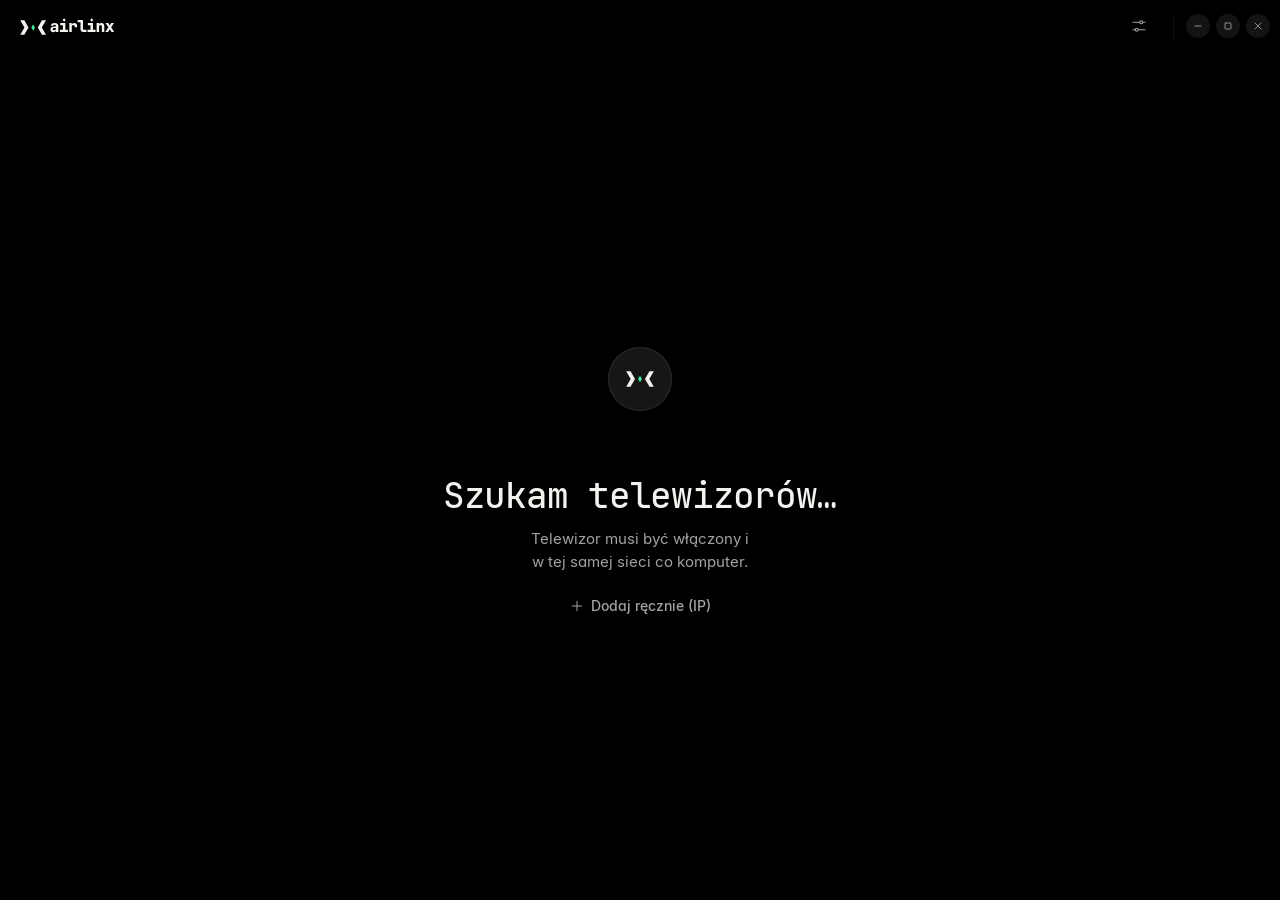
<file: ui/index.html>
<!doctype html>
<html lang="pl" data-theme="dark">
<head>
<meta charset="utf-8">
<meta name="viewport" content="width=device-width, initial-scale=1">
<title>AirLinx</title>
<link rel="stylesheet" href="brand-tokens.css">
<link rel="stylesheet" href="tokens.css">
<link rel="stylesheet" href="components.css">
<link rel="stylesheet" href="app.css">
<link rel="stylesheet" href="live.css">
</head>
<body>
<svg width="0" height="0" style="position:absolute" aria-hidden="true" focusable="false">
  

  <!-- ikony 24×24, kreska 1.5 -->
  <symbol id="i-tv" viewBox="0 0 24 24"><rect x="2.5" y="4" width="19" height="12.5" rx="2"/><path d="M8 20.5h8M12 16.5v4"/></symbol>
  <symbol id="i-monitor" viewBox="0 0 24 24"><rect x="3" y="4" width="18" height="12" rx="1.5"/><path d="M9 20h6M12 16v4"/></symbol>
  <symbol id="i-window" viewBox="0 0 24 24"><rect x="3" y="5" width="18" height="14" rx="2"/><path d="M3 9h18"/><path d="M6 7h.01M8.5 7h.01"/></symbol>
  <symbol id="i-cast" viewBox="0 0 24 24"><path d="M2.5 8V6.5a2 2 0 0 1 2-2h15a2 2 0 0 1 2 2v11a2 2 0 0 1-2 2H14"/><path d="M2.5 12.5a7 7 0 0 1 7 7M2.5 16a3.5 3.5 0 0 1 3.5 3.5"/><path d="M2.5 19.5h.01"/></symbol>
  <symbol id="i-dlna" viewBox="0 0 24 24"><circle cx="12" cy="5" r="2"/><circle cx="5" cy="18.5" r="2"/><circle cx="19" cy="18.5" r="2"/><path d="M11 6.8 6 16.7M13 6.8l5 9.9M7 18.5h10"/></symbol>
  <symbol id="i-globe" viewBox="0 0 24 24"><circle cx="12" cy="12" r="9"/><path d="M3 12h18M12 3c2.5 2.6 3.8 5.6 3.8 9s-1.3 6.4-3.8 9c-2.5-2.6-3.8-5.6-3.8-9S9.5 5.6 12 3Z"/></symbol>
  <symbol id="i-film" viewBox="0 0 24 24"><rect x="3" y="3.5" width="18" height="17" rx="2"/><path d="M7.5 3.5v17M16.5 3.5v17M3 8h4.5M3 16h4.5M16.5 8H21M16.5 16H21M3 12h18"/></symbol>
  <symbol id="i-music" viewBox="0 0 24 24"><path d="M9 18V5.5l11-2V16"/><circle cx="6" cy="18" r="3"/><circle cx="17" cy="16" r="3"/></symbol>
  <symbol id="i-image" viewBox="0 0 24 24"><rect x="3" y="3.5" width="18" height="17" rx="2"/><circle cx="9" cy="9.5" r="1.8"/><path d="m21 15-4.5-4.5L6 20.5"/></symbol>
  <symbol id="i-link" viewBox="0 0 24 24"><path d="M10 13.5a4.5 4.5 0 0 0 6.6.4l3-3a4.5 4.5 0 0 0-6.4-6.4l-1.4 1.4"/><path d="M14 10.5a4.5 4.5 0 0 0-6.6-.4l-3 3a4.5 4.5 0 0 0 6.4 6.4l1.4-1.4"/></symbol>
  <symbol id="i-play" viewBox="0 0 24 24"><path d="M8 5.6v12.8a.8.8 0 0 0 1.2.7l10.3-6.4a.8.8 0 0 0 0-1.4L9.2 4.9A.8.8 0 0 0 8 5.6Z"/></symbol>
  <symbol id="i-pause" viewBox="0 0 24 24"><rect x="6.5" y="5" width="4" height="14" rx="1.2"/><rect x="13.5" y="5" width="4" height="14" rx="1.2"/></symbol>
  <symbol id="i-next" viewBox="0 0 24 24"><path d="M5.5 6v12l9-6-9-6ZM18.5 6v12"/></symbol>
  <symbol id="i-prev" viewBox="0 0 24 24"><path d="M18.5 6v12l-9-6 9-6ZM5.5 6v12"/></symbol>
  <symbol id="i-vol" viewBox="0 0 24 24"><path d="M11 5 6.5 9H3.5v6h3L11 19V5Z"/><path d="M15.5 9a4.2 4.2 0 0 1 0 6M18.5 6a8.5 8.5 0 0 1 0 12"/></symbol>
  <symbol id="i-mic" viewBox="0 0 24 24"><rect x="9" y="3" width="6" height="11" rx="3"/><path d="M5.5 11a6.5 6.5 0 0 0 13 0M12 17.5V21M9 21h6"/></symbol>
  <symbol id="i-mix" viewBox="0 0 24 24"><path d="M9 5 5.5 8H3v5h2.5L9 16V5Z"/><rect x="15" y="3" width="5" height="9" rx="2.5"/><path d="M13 10a4.5 4.5 0 0 0 9 0M17.5 14.5V17M13 19.5c1.8 0 2.6-1.2 4.5-1.2s2.7 1.2 4.5 1.2"/></symbol>
  <symbol id="i-app" viewBox="0 0 24 24"><rect x="3.5" y="3.5" width="7" height="7" rx="1.8"/><rect x="13.5" y="3.5" width="7" height="7" rx="1.8"/><rect x="3.5" y="13.5" width="7" height="7" rx="1.8"/><path d="M17 13.5v7M13.5 17h7"/></symbol>
  <symbol id="i-stop" viewBox="0 0 24 24"><rect x="6.5" y="6.5" width="11" height="11" rx="2"/></symbol>
  <symbol id="i-sliders" viewBox="0 0 24 24"><path d="M4 7h9M17 7h3M4 17h3M11 17h9"/><circle cx="15" cy="7" r="2"/><circle cx="9" cy="17" r="2"/></symbol>
  <symbol id="i-plus" viewBox="0 0 24 24"><path d="M12 5v14M5 12h14"/></symbol>
  <symbol id="i-x" viewBox="0 0 24 24"><path d="M6 6l12 12M18 6 6 18"/></symbol>
  <symbol id="i-min" viewBox="0 0 24 24"><path d="M6 12h12"/></symbol>
  <symbol id="i-max" viewBox="0 0 24 24"><rect x="6" y="6" width="12" height="12" rx="1.5"/></symbol>
  <symbol id="i-check" viewBox="0 0 24 24"><path d="m5 12.5 4.5 4.5L19 7.5"/></symbol>
  <symbol id="i-check-circle" viewBox="0 0 24 24"><circle cx="12" cy="12" r="9"/><path d="m8.5 12.2 2.4 2.4 4.6-4.8"/></symbol>
  <symbol id="i-down" viewBox="0 0 24 24"><path d="m7 10 5 5 5-5"/></symbol>
  <symbol id="i-left" viewBox="0 0 24 24"><path d="m14.5 6-6 6 6 6"/></symbol>
  <symbol id="i-right" viewBox="0 0 24 24"><path d="m9.5 6 6 6-6 6"/></symbol>
  <symbol id="i-refresh" viewBox="0 0 24 24"><path d="M20 12a8 8 0 1 1-2.4-5.7"/><path d="M20 4.5v4.2h-4.2"/></symbol>
  <symbol id="i-alert" viewBox="0 0 24 24"><path d="M10.3 4.3 2.8 17.5A2 2 0 0 0 4.5 20.5h15a2 2 0 0 0 1.7-3L13.7 4.3a2 2 0 0 0-3.4 0Z"/><path d="M12 9.5v4M12 17h.01"/></symbol>
  <symbol id="i-wifi-off" viewBox="0 0 24 24"><path d="M3 3l18 18"/><path d="M8.5 16.4a5 5 0 0 1 6.2-.6M5 12.9a10 10 0 0 1 5-2.7M14.8 10.4a10 10 0 0 1 4.2 2.5M2 9.3a15 15 0 0 1 4.3-2.8M10.5 5.1a15 15 0 0 1 11.5 4.2"/><path d="M12 20h.01"/></symbol>
  <symbol id="i-remote" viewBox="0 0 24 24"><rect x="7.5" y="2.5" width="9" height="19" rx="4.5"/><circle cx="12" cy="8" r="1.8"/><path d="M10.5 13h.01M13.5 13h.01M10.5 16h.01M13.5 16h.01"/></symbol>
  <symbol id="i-subs" viewBox="0 0 24 24"><rect x="3" y="5" width="18" height="14" rx="2.5"/><path d="M7 13.5h4M13.5 13.5H17M7 16h10"/></symbol>
  <symbol id="i-wave" viewBox="0 0 24 24"><path d="M3 12h1.5M7 8v8M10.5 5v14M14 9v6M17.5 7v10M21 12h-.5"/></symbol>
  <symbol id="i-zap" viewBox="0 0 24 24"><path d="M13 2.5 4 13.5h7l-1 8 9-11h-7l1-8Z"/></symbol>
  <symbol id="i-drop" viewBox="0 0 24 24"><path d="M12 3.5v11M7.5 10l4.5 4.5 4.5-4.5"/><path d="M4 15.5v2a3 3 0 0 0 3 3h10a3 3 0 0 0 3-3v-2"/></symbol>
  <symbol id="i-folder" viewBox="0 0 24 24"><path d="M3 7.5a2 2 0 0 1 2-2h4l2 2.2h8a2 2 0 0 1 2 2V17a2 2 0 0 1-2 2H5a2 2 0 0 1-2-2V7.5Z"/></symbol>
  <symbol id="i-cpu" viewBox="0 0 24 24"><rect x="6" y="6" width="12" height="12" rx="2"/><rect x="9.5" y="9.5" width="5" height="5" rx=".8"/><path d="M9.5 3v3M14.5 3v3M9.5 18v3M14.5 18v3M3 9.5h3M3 14.5h3M18 9.5h3M18 14.5h3"/></symbol>
  <symbol id="i-gen" viewBox="0 0 24 24"><circle cx="12" cy="12" r="3"/><path d="M12 2.8v2.4M12 18.8v2.4M2.8 12h2.4M18.8 12h2.4M5.5 5.5l1.7 1.7M16.8 16.8l1.7 1.7M5.5 18.5l1.7-1.7M16.8 7.2l1.7-1.7"/></symbol>
  <symbol id="i-code" viewBox="0 0 24 24"><path d="m8 7-5 5 5 5M16 7l5 5-5 5M13.5 4.5l-3 15"/></symbol>
  <symbol id="i-sun" viewBox="0 0 24 24"><circle cx="12" cy="12" r="4"/><path d="M12 2.5v2M12 19.5v2M2.5 12h2M19.5 12h2M5.3 5.3l1.4 1.4M17.3 17.3l1.4 1.4M5.3 18.7l1.4-1.4M17.3 6.7l1.4-1.4"/></symbol>
  <symbol id="i-moon" viewBox="0 0 24 24"><path d="M20 14.5A8 8 0 1 1 9.5 4a6.5 6.5 0 0 0 10.5 10.5Z"/></symbol>
  <symbol id="i-layers" viewBox="0 0 24 24"><path d="m12 3 9 5-9 5-9-5 9-5Z"/><path d="m3 13 9 5 9-5"/></symbol>
  <symbol id="i-eq" viewBox="0 0 24 24"><path d="M6 18V11M10 18V6M14 18v-9M18 18v-5"/></symbol>
  <symbol id="i-cursor" viewBox="0 0 24 24"><path d="m5 3.5 13.5 7-6 1.5-3 6-4.5-14.5Z"/></symbol>


  <!-- ikony zasobnika: marka C, symboliczne (docs/brand/final/icons/hicolor) -->
  <symbol id="t-idle-16" viewBox="0 0 16 16"><path d="M1 3H3L5.5 8L3 13H1L3.5 8ZM15 3 12.5 8 15 13H13L10.5 8L13 3Z"/></symbol>
  <symbol id="t-idle-22" viewBox="0 0 22 22"><path d="M1.75 4H4.25L7.75 11L4.25 18H1.75L5.25 11ZM20.25 4 16.75 11 20.25 18H17.75L14.25 11L17.75 4Z"/></symbol>
  <symbol id="t-idle-24" viewBox="0 0 24 24"><path d="M1.5 4H4.5L8.5 12L4.5 20H1.5L5.5 12ZM22.5 4 18.5 12 22.5 20H19.5L15.5 12L19.5 4Z"/></symbol>
  <symbol id="t-streaming-16" viewBox="0 0 16 16"><path d="M1 3H3L5.5 8L3 13H1L3.5 8ZM15 3 12.5 8 15 13H13L10.5 8L13 3ZM6.5 8 8 5 9.5 8 8 11Z"/></symbol>
  <symbol id="t-streaming-22" viewBox="0 0 22 22"><path d="M1.75 4H4.25L7.75 11L4.25 18H1.75L5.25 11ZM20.25 4 16.75 11 20.25 18H17.75L14.25 11L17.75 4ZM9 11 11 7 13 11 11 15Z"/></symbol>
  <symbol id="t-streaming-24" viewBox="0 0 24 24"><path d="M1.5 4H4.5L8.5 12L4.5 20H1.5L5.5 12ZM22.5 4 18.5 12 22.5 20H19.5L15.5 12L19.5 4ZM10 12 12 8 14 12 12 16Z"/></symbol>
  <symbol id="t-error-16" viewBox="0 0 16 16"><path d="M1 3H3L5.5 8L3 13H1L3.5 8ZM15 3 12.5 8 15 13H13L10.5 8L13 3ZM7 3H9V9.5H7ZM7 11H9V13H7Z"/></symbol>
  <symbol id="t-error-22" viewBox="0 0 22 22"><path d="M1.75 4H4.25L7.75 11L4.25 18H1.75L5.25 11ZM20.25 4 16.75 11 20.25 18H17.75L14.25 11L17.75 4ZM10 4H12V14H10ZM10 16H12V18H10Z"/></symbol>
  <symbol id="t-error-24" viewBox="0 0 24 24"><path d="M1.5 4H4.5L8.5 12L4.5 20H1.5L5.5 12ZM22.5 4 18.5 12 22.5 20H19.5L15.5 12L19.5 4ZM10.75 4H13.25V15.5H10.75ZM10.75 17.5H13.25V20H10.75Z"/></symbol>
  <symbol id="i-wifi" viewBox="0 0 24 24"><path d="M2 8.8a15 15 0 0 1 20 0M5 12.5a10 10 0 0 1 14 0M8.5 16.1a5 5 0 0 1 7 0M12 19.5h.01"/></symbol>
</svg>

<div class="app" data-screen="discovery" data-disc="scanning" data-mode="ekran" data-session="idle" data-media="empty" data-paused="false" data-details="closed">

  <!-- ============ Pasek tytułu (CSD) ============ -->
  <header class="bar" id="titlebar">
    <div class="bar-left">
      <svg id="logo" viewBox="52 52 717 129" role="img" aria-label="AirLinx"><path class="l-ink" d="M53.78 179.36 85.53 124.36 53.78 69.36H84.58L116.33 124.36L84.58 179.36Z"/><path class="l-ink" d="M249.5 179.36 217.74 124.36 249.5 69.36H218.69L186.94 124.36L218.69 179.36Z"/><path class="l-accent" d="M138.19 124.36 151.64 101.07 165.08 124.36 151.64 147.65 138.19 124.36Z"/><path class="l-ink" d="M305.18 159.7Q295.01 159.7 289.06 153.81Q283.11 147.92 283.11 138.37Q283.11 128.08 290.42 122.13Q297.74 116.17 311.01 116.17H324.4V111.83Q324.4 107.99 321.73 105.82Q319.07 103.65 314.11 103.65Q309.4 103.65 306.61 105.51Q303.82 107.37 303.57 110.97H285.96Q286.33 100.92 293.9 94.97Q301.46 89.02 314.36 89.02Q327.87 89.02 335.44 95.22Q343 101.42 343 112.58V158.46H325.02V146.68Q323.78 152.75 318.51 156.23Q313.24 159.7 305.18 159.7ZM633.41 158.46V90.26H651.39V102.66Q652.88 96.46 657.77 92.74Q662.67 89.02 669.74 89.02Q679.66 89.02 685.67 95.96Q691.69 102.91 691.69 114.44V158.46H673.09V116.3Q673.09 110.97 670.3 108.05Q667.51 105.14 662.55 105.14Q657.59 105.14 654.8 108.05Q652.01 110.97 652.01 116.3V158.46ZM699.13 158.46 722.69 123.12 700.74 90.26H721.45L729.88 103.9Q730.87 105.51 731.74 107.49Q732.61 109.48 733.1 110.72Q733.6 109.48 734.47 107.49Q735.34 105.51 736.33 103.9L744.76 90.26H765.47L743.64 123.12L767.08 158.46H746.37L736.45 142.34Q735.46 140.6 734.53 138.68Q733.6 136.76 733.1 135.52Q732.61 136.76 731.74 138.68Q730.87 140.6 729.88 142.34L719.84 158.46ZM535.32 158.46Q528.13 158.46 522.68 155.42Q517.22 152.38 514.18 146.93Q511.14 141.47 511.14 134.28V84.68H489.44V67.94H529.74V133.66Q529.74 137.25 531.79 139.49Q533.84 141.72 537.18 141.72H556.4V158.46ZM354.9 158.46V141.72H377.47V107H357.38V90.26H396.07V141.72H415.66V158.46ZM564.46 158.46V141.72H587.03V107H566.94V90.26H605.63V141.72H625.22V158.46ZM426.33 158.46V90.26H444.31V103.15Q445.8 96.58 450.82 92.8Q455.84 89.02 463.4 89.02Q473.7 89.02 479.52 95.96Q485.35 102.91 485.35 115.06V121.88H466.75V116.3Q466.75 110.97 463.9 108.05Q461.05 105.14 455.84 105.14Q450.63 105.14 447.78 108.42Q444.93 111.71 444.93 117.79V158.46ZM311.75 144.82Q317.58 144.82 320.99 141.9Q324.4 138.99 324.4 134.28V127.33H311.38Q306.42 127.33 303.75 129.75Q301.09 132.17 301.09 136.01Q301.09 139.86 303.88 142.34Q306.67 144.82 311.75 144.82ZM584.69 67.32 596.33 53.78 607.98 67.32 596.33 80.86ZM375.13 67.32 386.77 53.78 398.42 67.32 386.77 80.86Z"/></svg>
      <button class="back" data-act="back"><svg class="i"><use href="#i-left"/></svg>Ustawienia</button>
    </div>

    <div class="modes" role="group" aria-label="Tryb">
      <span class="modes-ind" aria-hidden="true"></span>
      <button data-mode-btn="ekran" aria-pressed="true"><svg class="i i-s"><use href="#i-monitor"/></svg>Ekran</button>
      <button data-mode-btn="media" aria-pressed="false"><svg class="i i-s"><use href="#i-film"/></svg>Multimedia</button>
    </div>

    <div class="bar-right">
      <button class="tv-pill" data-act="devices" aria-haspopup="menu" aria-expanded="false" aria-label="Telewizor">
        <span class="dot" id="tv-dot"></span>
        <span class="name" id="tv-name">—</span>
        <span class="status" id="tv-status"></span>
        <svg class="i i-s"><use href="#i-down"/></svg>
      </button>
      <button class="icon-btn" data-act="settings" aria-label="Ustawienia" title="Ustawienia"><svg class="i"><use href="#i-sliders"/></svg></button>
      <div class="win-ctl">
        <button data-win="min" aria-label="Minimalizuj" title="Minimalizuj"><svg class="i"><use href="#i-min"/></svg></button>
        <button data-win="max" aria-label="Maksymalizuj" title="Maksymalizuj"><svg class="i"><use href="#i-max"/></svg></button>
        <button data-win="close" aria-label="Zamknij okno" title="Zamknij okno"><svg class="i"><use href="#i-x"/></svg></button>
      </div>
    </div>
  </header>

  <main style="display:contents">

  <!-- ============ Odkrywanie / wybór TV / brak TV ============ -->
  <section class="view v-discovery" aria-labelledby="disc-title">
    <div class="disc">
      <div class="radar" aria-hidden="true">
        <svg class="rings" viewBox="0 0 220 216"><circle cx="110" cy="108" r="100"/><circle cx="110" cy="108" r="100"/><circle cx="110" cy="108" r="100"/></svg>
        <div class="core"><svg class="mark nf-only" viewBox="0 0 24 24" style="color:var(--error)"><use href="#t-error-24"/></svg><svg class="mark disc-only" viewBox="0 52 256 152" aria-hidden="true"><path class="l-ink" d="M24 186.45 57.75 128 24 69.55H56.73L90.48 128L56.73 186.45Z"/><path class="l-ink" d="M232 186.45 198.25 128 232 69.55H199.27L165.52 128L199.27 186.45Z"/><path class="l-accent" d="M113.71 128 128 103.25 142.29 128 128 152.75 113.71 128Z"/></svg></div>
      </div>

      <div class="disc-only" style="display:contents">
        <h1 id="disc-title" class="t-display"><span class="t-scan">Szukam telewizorów…</span><span class="t-found">Wybierz telewizor</span></h1>
        <p class="lede">Telewizor musi być włączony i w tej samej sieci co komputer.</p>
        <div class="found">
          <div class="found-head"><span id="found-count"></span><span class="scan-note" id="scan-note"><span class="dot" data-s="busy"></span>Wciąż szukam</span></div>
          <div id="tv-list" role="list" aria-label="Znalezione telewizory"></div>
        </div>
      </div>

      <div class="nf-only" style="display:contents">
        <h1 class="t-display">Nie widzę telewizora</h1>
        <p class="lede">W sieci nic nie odpowiedziało. Sprawdź trzy rzeczy i poszukaj ponownie.</p>
        <ul class="checklist">
          <li><svg class="i"><use href="#i-check-circle"/></svg>Telewizor jest włączony, a nie w trybie czuwania.</li>
          <li><svg class="i"><use href="#i-check-circle"/></svg>Komputer i telewizor są w tej samej sieci Wi-Fi lub LAN.</li>
          <li><svg class="i"><use href="#i-check-circle"/></svg>Zapora sieciowa przepuszcza mDNS (port UDP 5353) i SSDP (1900).</li>
        </ul>
        <div class="disc-actions">
          <button class="btn btn-lg btn-accent" data-act="rescan"><svg class="i i-s"><use href="#i-refresh"/></svg>Szukaj ponownie</button>
        </div>
      </div>

      <div class="manual">
        <button class="link-btn" data-act="manual" aria-expanded="false" aria-controls="manual-form"><svg class="i i-s"><use href="#i-plus"/></svg>Dodaj ręcznie (IP)</button>
        <form id="manual-form" hidden>
          <label class="field"><span class="sr">Adres IP telewizora</span><input id="manual-ip" class="mono" style="font-size:14px" placeholder="192.168.0.20" inputmode="decimal" autocomplete="off"></label>
          <button class="btn btn-lg" type="submit" id="manual-go">Połącz</button>
        </form>
        <span class="hint" id="manual-hint" hidden>Adres znajdziesz w telewizorze: Ustawienia, Ogólne, Sieć, Stan sieci.</span>
      </div>
      <button class="link-btn back-to-work" data-act="close-disc" hidden><svg class="i i-s"><use href="#i-left"/></svg>Wróć</button>
    </div>
  </section>

  <!-- ============ Praca: scena + szyna ============ -->
  <section class="view v-work">
    <div class="stage">
      <div class="stage-inner">
        <div class="tv" id="tv">
          <div class="glow g-desktop" aria-hidden="true"><img class="glow-img" id="glow-src" alt=""></div>
          <div class="glow g-movie" aria-hidden="true"><img class="glow-img" id="glow-media" alt=""></div>
          <div class="glow drag-glow" aria-hidden="true"></div>
          <div class="tv-frame">
            <div class="screen" id="screen" role="img" aria-label="Podgląd ekranu telewizora">
              <div class="layer l-preview"><img class="scene" id="preview-img" alt=""><div class="no-thumb" id="preview-empty"><svg class="i i-l"><use href="#i-monitor"/></svg><span id="preview-empty-name"></span></div></div>
              <div class="l-preview-tag"><svg class="i i-s"><use href="#i-monitor"/></svg>Podgląd, telewizor jeszcze nic nie pokazuje</div>
              <div class="layer l-live"><div class="live-chip"><span class="tally"></span>Na żywo <span class="time" id="live-time">00:00:00</span></div></div>
              <div class="layer l-center l-connecting"><div><svg class="ax-connecting" viewBox="0 0 256 256" aria-hidden="true"><path class="ax-c ax-l" d="M8 195.44 46.94 128 8 60.56H45.77L84.71 128L45.77 195.44Z"/><path class="ax-c ax-r" d="M248 195.44 209.06 128 248 60.56H210.23L171.29 128L210.23 195.44Z"/><path class="ax-f frame" d="M111.51 128 128 99.44 144.49 128 128 156.56 111.51 128Z"/></svg><div class="screen-msg" id="connecting-msg">Łączenie…</div></div></div>
              <div class="layer l-center l-permission"><div><svg class="ax-connecting" viewBox="0 0 256 256" aria-hidden="true"><path class="ax-c ax-l" d="M8 195.44 46.94 128 8 60.56H45.77L84.71 128L45.77 195.44Z"/><path class="ax-c ax-r" d="M248 195.44 209.06 128 248 60.56H210.23L171.29 128L210.23 195.44Z"/><path class="ax-f frame" d="M111.51 128 128 99.44 144.49 128 128 156.56 111.51 128Z"/></svg><div class="screen-msg">Czekam na telewizor…</div></div></div>
              <div class="layer l-center l-lost"><div><svg class="ax-connecting" viewBox="0 0 256 256" aria-hidden="true"><path class="ax-c ax-l" d="M8 195.44 46.94 128 8 60.56H45.77L84.71 128L45.77 195.44Z"/><path class="ax-c ax-r" d="M248 195.44 209.06 128 248 60.56H210.23L171.29 128L210.23 195.44Z"/><path class="ax-f frame" d="M111.51 128 128 99.44 144.49 128 128 156.56 111.51 128Z"/></svg><div class="screen-msg">Łączę ponownie…</div></div></div>
              <div class="layer l-movie"><img class="scene" id="media-img" alt=""><div class="poster" id="media-poster"><svg class="i i-l"><use href="#i-film" id="poster-ico"/></svg><span id="poster-title"></span></div><div class="media-status" id="media-status"></div></div>
              <div class="layer dropzone l-drop" id="dropzone">
                <span class="dz-edge" aria-hidden="true"></span>
                <div style="position:relative">
                  <div class="dz-ico"><svg class="i i-l"><use href="#i-drop"/></svg></div>
                  <div class="dz-idle-text">
                    <h2>Przeciągnij tu pliki</h2>
                    <p id="dz-desc">Filmy, muzyka i zdjęcia trafią do kolejki i zagrają na telewizorze w pełnej jakości.</p>
                    <button class="btn" data-act="pick-files"><svg class="i i-s"><use href="#i-folder"/></svg>Wybierz pliki</button>
                    <div class="formats">MKV, MP4, WebM, MOV, FLAC, MP3, JPG, PNG</div>
                  </div>
                  <div class="dz-drag-text"><h2>Puść, aby dodać do kolejki</h2><p id="dz-drag-count"></p></div>
                </div>
              </div>
            </div>
          </div>
        </div>

        <div class="foot">
          <section class="f-idle">
            <div class="caption">
              <div><h3 class="t-title" id="src-title">Wybierz źródło</h3><p id="idle-desc"></p></div>
              <div class="badges" id="idle-badges"></div>
            </div>
          </section>
          <section class="f-connecting">
            <div class="caption"><div><h3 class="t-title">Łączenie…</h3><p id="connecting-desc">Uruchamiam odbiornik na telewizorze i uzgadniam format obrazu.</p></div></div>
          </section>
          <section class="f-permission">
            <div class="notice warn" role="status">
              <span class="n-ico"><svg class="i"><use href="#i-remote"/></svg></span>
              <div class="n-body">
                <h3 class="t-title">Zaakceptuj połączenie na telewizorze</h3>
                <p>Jeśli na ekranie <span class="tv-n">telewizora</span> pojawiło się pytanie o zgodę, wybierz pilotem „Zezwól”. Telewizor zapamięta ten komputer.</p>
                <div class="n-actions"><button class="btn" data-act="stop">Anuluj</button><span class="count" id="wait-count"></span></div>
              </div>
            </div>
          </section>
          <section class="f-live">
            <div class="stats">
              <div class="stat"><div class="v"><span id="s-lat">—</span><small>ms</small></div><div class="k">Opóźnienie</div></div>
              <div class="stat"><div class="v"><span id="s-fps">—</span><small>kl./s</small></div><div class="k">Płynność</div></div>
              <div class="stat"><div class="v"><span id="s-br">—</span><small>Mb/s</small></div><div class="k">Przepływność</div></div>
              <div class="stat"><div class="v"><span id="s-res">—</span></div><div class="k" id="s-res-k"></div></div>
            </div>
            <div class="stats-meta">
              <span><svg class="i i-s"><use href="#i-cast"/></svg><span id="s-proto"></span></span>
              <button class="disclosure" data-act="details" aria-expanded="false" aria-controls="details-panel">Szczegóły<svg class="i i-s"><use href="#i-down"/></svg></button>
            </div>
            <div class="details-panel" id="details-panel" role="region" aria-label="Szczegóły transmisji">
              <div class="chart">
                <div class="chart-h"><span>Opóźnienie</span><span class="range-note" id="lat-range"></span></div>
                <div class="chart-v num"><span id="d-lat">—</span><small>ms</small></div>
                <svg class="spark" id="spark-lat" viewBox="0 0 240 56" preserveAspectRatio="none" role="img" aria-label="Opóźnienie z ostatnich 60 sekund"></svg>
                <div class="chart-axis"><span>60 s temu</span><span>teraz</span></div>
              </div>
              <div class="chart">
                <div class="chart-h"><span>Przepływność</span><span class="range-note" id="br-target"></span></div>
                <div class="chart-v num"><span id="d-br">—</span><small>Mb/s</small></div>
                <svg class="spark" id="spark-br" viewBox="0 0 240 56" preserveAspectRatio="none" role="img" aria-label="Przepływność z ostatnich 60 sekund"></svg>
                <div class="chart-axis"><span>60 s temu</span><span>teraz</span></div>
              </div>
              <div class="path">
                <div class="path-h"><span>Ścieżka sygnału</span><span>szacunkowo</span></div>
                <ol class="hops">
                  <li class="hop"><span class="node"><svg class="i"><use href="#i-monitor"/></svg></span><span><b>Komputer</b><small id="hop-cap">Przechwytywanie</small></span><span class="ms" data-hop="capture">—</span></li>
                  <li class="hop"><span class="node"><svg class="i"><use href="#i-cpu"/></svg></span><span><b>Koder</b><small id="hop-enc">NVENC</small></span><span class="ms" data-hop="encode">—</span></li>
                  <li class="hop"><span class="node"><svg class="i"><use href="#i-wifi"/></svg></span><span><b>Sieć</b><small id="hop-net">Wi-Fi / LAN</small></span><span class="ms" data-hop="network">—</span></li>
                  <li class="hop major"><span class="node"><svg class="i"><use href="#i-tv"/></svg></span><span><b class="tv-n">Telewizor</b><small>Bufor odbiornika i dekodowanie</small></span><span class="ms" data-hop="tv">—</span></li>
                </ol>
                <div class="budget"><div class="budget-bar" id="budget-bar" aria-hidden="true"></div><div class="budget-legend"><span>Od ekranu do telewizora</span><span class="num" id="budget-total">—</span></div></div>
              </div>
              <p class="details-note" id="details-note">Najwięcej czasu zajmuje bufor odtwarzania w telewizorze. To stała część protokołu, a nie problem z siecią.</p>
            </div>
          </section>
          <section class="f-lost">
            <div class="notice warn" role="status">
              <span class="n-ico"><svg class="i"><use href="#i-wifi-off"/></svg></span>
              <div class="n-body">
                <h3 class="t-title">Utracono sygnał</h3>
                <p id="lost-desc">Łączę ponownie, obraz wróci sam.</p>
              </div>
            </div>
          </section>
          <section class="f-failed">
            <div class="notice err" role="alert">
              <span class="n-ico"><svg class="i"><use href="#i-alert"/></svg></span>
              <div class="n-body">
                <h3 class="t-title">Udostępnianie przerwane</h3>
                <p id="failed-desc">Telewizor zamknął sesję.</p>
                <div class="n-actions"><button class="btn btn-accent" data-act="share"><svg class="i i-s"><use href="#i-refresh"/></svg>Spróbuj ponownie</button><button class="btn btn-quiet" data-act="dismiss-failed">Zamknij</button></div>
              </div>
            </div>
          </section>
          <section class="f-url">
            <form class="url-row" id="url-form">
              <label for="url-in">Albo odtwórz z adresu</label>
              <span class="field"><svg class="i i-s"><use href="#i-link"/></svg><input id="url-in" type="url" placeholder="https://… lub http://serwer/film.mkv" autocomplete="off"></span>
              <button class="btn btn-lg" type="submit"><svg class="i i-s" style="fill:currentColor;stroke:none"><use href="#i-play"/></svg>Odtwórz</button>
            </form>
          </section>
          <section class="f-player">
            <div class="np">
              <div style="min-width:0"><h3 class="t-title" id="np-title">—</h3><span class="file" id="np-file"></span></div>
              <div class="badges" id="np-badges"></div>
            </div>
            <div class="seek">
              <span id="np-pos">0:00</span>
              <input class="range neutral" type="range" id="np-seek" min="0" max="1" step="1" value="0" aria-label="Pozycja odtwarzania">
              <span id="np-dur">—</span>
            </div>
            <div class="transport">
              <div class="t-left">
                <button class="pill-btn" data-act="subs" id="subs-btn" aria-haspopup="menu" aria-expanded="false"><svg class="i i-s"><use href="#i-subs"/></svg><span id="subs-label">Napisy: wyłączone</span></button>
              </div>
              <div class="t-mid">
                <button class="icon-btn" data-act="prev" aria-label="Poprzedni"><svg class="i"><use href="#i-prev"/></svg></button>
                <button class="play" data-act="playpause" aria-label="Odtwórz" id="play-btn"><svg class="i"><use href="#i-play" id="play-ico"/></svg></button>
                <button class="icon-btn" data-act="next" aria-label="Następny"><svg class="i"><use href="#i-next"/></svg></button>
              </div>
              <div class="t-right">
                <button class="icon-btn" data-act="media-stop" aria-label="Zatrzymaj odtwarzanie" title="Zatrzymaj odtwarzanie"><svg class="i"><use href="#i-stop"/></svg></button>
                <div class="vol"><svg class="i i-s"><use href="#i-vol"/></svg><input class="range neutral" type="range" id="vol" min="0" max="100" value="100" aria-label="Głośność telewizora"></div>
              </div>
            </div>
          </section>
        </div>
      </div>
    </div>

    <aside class="rail">
      <div class="notice dev-note" id="dev-trust-note" role="alert">
        <span class="n-ico"><svg class="i i-s"><use href="#i-alert"/></svg></span>
        <span>Tryb deweloperski: ufasz testowemu urzędowi certyfikacji Cast. Wirtualny TV może się podszyć pod telewizor. Nie używaj tego na co dzień.</span>
      </div>
      <div class="notice wl-note" id="wayland-note" role="note">
        <span class="n-ico"><svg class="i i-s"><use href="#i-alert"/></svg></span>
        <span>Sesja Wayland nie jest obsługiwana: kopia ekranu może być czarna. Wyloguj się i wybierz „Ubuntu on Xorg”. Odtwarzanie plików działa normalnie.</span>
      </div>
      <section class="r-idle">
        <div class="group">
          <div class="g-label">Źródło</div>
          <div class="src">
            <span class="thumb"><img class="src-thumb" alt=""></span>
            <span style="min-width:0"><div class="s-t src-name">—</div><div class="s-d src-desc"></div></span>
            <button class="btn btn-sm" data-act="picker">Zmień</button>
          </div>
        </div>
        <div class="group">
          <div class="g-label">Jakość obrazu <span class="val q-val"></span></div>
          <div class="seg" role="radiogroup" aria-label="Profil jakości" data-group="profile">
            <button role="radio" aria-checked="true" data-val="gra">Gra / praca</button>
            <button role="radio" aria-checked="false" data-val="zrownowazony">Balans</button>
            <button role="radio" aria-checked="false" data-val="kino">Kino</button>
          </div>
          <div class="g-desc profile-desc"></div>
        </div>
        <div class="group">
          <div class="row">
            <div class="a-sum-wrap"><div class="r-t">Dźwięk na TV</div><button class="a-sum" data-act="audio-settings" aria-label="Źródło dźwięku: Dźwięk systemu. Zmień w ustawieniach"><span class="a-sum-t">Dźwięk systemu</span><svg class="i i-s" aria-hidden="true"><use href="#i-right"/></svg></button></div>
            <button class="switch" role="switch" aria-checked="true" aria-label="Dźwięk na TV" data-opt="audio"></button>
          </div>
        </div>
        <div class="rail-bottom">
          <button class="btn-primary btn" data-act="share" id="share-btn">
            Udostępnij ekran
            <span class="nest" aria-hidden="true"><svg class="i"><use href="#i-cast"/></svg></span>
          </button>
          <div class="under" id="share-under"></div>
        </div>
      </section>

      <section class="r-live">
        <div class="group">
          <div class="g-label">Jakość obrazu <span class="val q-val"></span></div>
          <div class="seg" role="radiogroup" aria-label="Profil jakości" data-group="profile">
            <button role="radio" aria-checked="true" data-val="gra">Gra / praca</button>
            <button role="radio" aria-checked="false" data-val="zrownowazony">Balans</button>
            <button role="radio" aria-checked="false" data-val="kino">Kino</button>
          </div>
          <div class="g-desc profile-desc"></div>
        </div>
        <div class="group">
          <div class="row">
            <div class="a-sum-wrap"><div class="r-t">Dźwięk na TV</div><button class="a-sum" data-act="audio-settings" aria-label="Źródło dźwięku: Dźwięk systemu. Zmień w ustawieniach"><span class="a-sum-t">Dźwięk systemu</span><svg class="i i-s" aria-hidden="true"><use href="#i-right"/></svg></button></div>
            <button class="switch" role="switch" aria-checked="true" aria-label="Dźwięk na TV" data-opt="audio"></button>
          </div>
        </div>
        <div class="group">
          <div class="src">
            <span class="thumb"><img class="src-thumb" alt=""></span>
            <span style="min-width:0"><div class="s-t src-name">—</div><div class="s-d src-desc"></div></span>
            <button class="btn btn-sm" data-act="picker">Zmień</button>
          </div>
        </div>
        <div class="rail-bottom">
          <button class="btn btn-stop" data-act="stop"><svg class="i"><use href="#i-stop"/></svg>Zatrzymaj</button>
        </div>
      </section>

      <section class="r-media">
        <div class="q-head">
          <h2>Kolejka</h2>
          <span class="q-sum" id="q-sum"></span>
        </div>
        <div class="q-empty"><b>Kolejka jest pusta</b>Dodane pliki zagrają po kolei, bez przerw między nimi.</div>
        <ul class="queue" id="queue"></ul>
        <div class="rail-bottom" style="display:flex;gap:8px">
          <button class="btn" style="flex:1" data-act="pick-files"><svg class="i i-s"><use href="#i-plus"/></svg>Dodaj pliki</button>
        </div>
      </section>
    </aside>
  </section>

  <!-- ============ Ustawienia ============ -->
  <section class="view v-settings" aria-label="Ustawienia">
    <nav class="s-nav" role="tablist" aria-orientation="vertical" aria-label="Sekcje ustawień">
      <button role="tab" aria-selected="true" data-tab="ogolne"><svg class="i"><use href="#i-gen"/></svg>Ogólne</button>
      <button role="tab" aria-selected="false" data-tab="obraz"><svg class="i"><use href="#i-monitor"/></svg>Obraz</button>
      <button role="tab" aria-selected="false" data-tab="dzwiek"><svg class="i"><use href="#i-vol"/></svg>Dźwięk</button>
      <button role="tab" aria-selected="false" data-tab="zaawansowane"><svg class="i"><use href="#i-code"/></svg>Zaawansowane</button>
      <div class="ver" id="app-version">AirLinx</div>
    </nav>
    <div class="s-body">
      <div class="s-panel on" data-panel="ogolne" role="tabpanel">
        <h2>Ogólne</h2>
        <p class="lede">Jak AirLinx zachowuje się w systemie.</p>
        <div class="s-row"><div><div class="r-t">Uruchamiaj przy starcie systemu</div><div class="r-d">AirLinx startuje w tle i od razu szuka telewizorów.</div></div><button class="switch" role="switch" aria-checked="false" aria-label="Uruchamiaj przy starcie systemu" data-setting="autostart"></button></div>
        <div class="s-row"><div><div class="r-t">Zamknięcie okna</div><div class="r-d">Udostępnianie trwa dalej, gdy okno jest schowane.</div></div><span class="select"><select aria-label="Zamknięcie okna" data-setting="close_to_tray" data-type="bool"><option value="true">Chowa do zasobnika</option><option value="false">Kończy program</option></select><svg class="i i-s"><use href="#i-down"/></svg></span></div>
        <div class="s-row"><div><div class="r-t">Startuj ukryty w zasobniku</div></div><button class="switch" role="switch" aria-checked="false" aria-label="Startuj ukryty w zasobniku" data-setting="start_hidden"></button></div>
        <div class="s-row"><div><div class="r-t">Powiadomienia</div><div class="r-d">Informacja o rozpoczęciu i końcu udostępniania.</div></div><button class="switch" role="switch" aria-checked="true" aria-label="Powiadomienia" data-setting="notifications"></button></div>
        <div class="s-row"><div><div class="r-t">Wygląd</div><div class="r-d">Ekran telewizora w podglądzie zawsze zostaje czarny.</div></div><div class="seg" role="radiogroup" aria-label="Wygląd" data-group="theme" style="width:260px"><button role="radio" aria-checked="false" data-val="auto">Systemowy</button><button role="radio" aria-checked="true" data-val="dark">Ciemny</button><button role="radio" aria-checked="false" data-val="light">Jasny</button></div></div>
      </div>

      <div class="s-panel" data-panel="obraz" role="tabpanel">
        <h2>Obraz</h2>
        <p class="lede">Domyślny profil kopii ekranu. Opóźnienie obejmuje bufor odbiornika w telewizorze. W trakcie udostępniania zmienisz go w panelu po prawej.</p>
        <div class="cards" role="radiogroup" aria-label="Profil jakości" data-group="profile-card">
          <button class="card" role="radio" aria-checked="true" data-val="gra"><span class="radio"></span><div class="c-t"><svg class="i i-s"><use href="#i-zap"/></svg>Gra / praca</div><div class="c-d">Pisanie, gry, prezentacje</div><div class="c-lat">~110<small>ms</small></div><div class="c-spec"><span class="badge">1080p</span><span class="badge">60 kl./s</span></div></button>
          <button class="card" role="radio" aria-checked="false" data-val="zrownowazony"><span class="radio"></span><div class="c-t"><svg class="i i-s"><use href="#i-sliders"/></svg>Balans</div><div class="c-d">Przeglądanie, wideo z sieci. Na części telewizorów obraz może się zrywać.</div><div class="c-lat c-exp"><span class="badge exp">eksperymentalny</span></div><div class="c-spec"><span class="badge">1440p</span><span class="badge">60 kl./s</span></div></button>
          <button class="card" role="radio" aria-checked="false" data-val="kino"><span class="radio"></span><div class="c-t"><svg class="i i-s"><use href="#i-film"/></svg>Kino</div><div class="c-d">Filmy i zdjęcia z ekranu. Na części telewizorów obraz może się zrywać.</div><div class="c-lat c-exp"><span class="badge exp">eksperymentalny</span></div><div class="c-spec"><span class="badge">4K</span><span class="badge">30 kl./s</span></div></button>
        </div>
        <div class="s-sub">Kodowanie</div>
        <div class="s-row"><div><div class="r-t">Koder wideo</div><div class="r-d" id="encoder-desc">Sprzętowy koder karty graficznej odciąża procesor.</div></div><span class="faint" id="encoder-info">NVENC, wybierany automatycznie</span></div>
        <div class="s-row"><div><div class="r-t">Kodek</div><div class="r-d" id="codec-desc">H.264 działa na każdym telewizorze. To ustawienie domyślne.</div></div><div class="seg" role="radiogroup" aria-label="Kodek" data-group="codec" style="width:260px"><button role="radio" aria-checked="false" data-val="auto">Auto</button><button role="radio" aria-checked="true" data-val="h264">H.264</button><button role="radio" aria-checked="false" data-val="hevc">H.265</button></div></div>
        <div class="s-row"><div><div class="r-t">Przepływność</div><div class="r-d">Niższa wartość pomaga przy słabym Wi-Fi.</div></div><span class="select"><select aria-label="Przepływność" data-mirror="bitrate" data-type="int"><option value="6000000">6 Mb/s</option><option value="12000000">12 Mb/s</option><option value="18000000">18 Mb/s</option><option value="28000000">28 Mb/s</option><option value="40000000">40 Mb/s</option></select><svg class="i i-s"><use href="#i-down"/></svg></span></div>
      </div>

      <div class="s-panel" data-panel="dzwiek" role="tabpanel">
        <h2>Dźwięk</h2>
        <p class="lede">Co słychać na telewizorze.</p>
        <div class="s-row"><div><div class="r-t">Dźwięk na TV podczas udostępniania ekranu</div><div class="r-d">Gdy wyłączony, telewizor dostaje sam obraz.</div></div><button class="switch" role="switch" aria-checked="true" aria-label="Dźwięk na TV" data-opt="audio"></button></div>
        <section class="asrc" id="asrc" aria-labelledby="asrc-l">
          <div class="s-sub" id="asrc-l">Źródło dźwięku</div>
          <p class="asrc-off" id="asrc-off" hidden>Włącz „Dźwięk na TV”, żeby wybrać źródło.</p>
          <div class="cards vertical" role="radiogroup" aria-labelledby="asrc-l" data-group="asrc">
            <button class="card" role="radio" aria-checked="true" data-val="system"><span class="radio"></span><span class="c-ico"><svg class="i"><use href="#i-vol"/></svg></span><span><span class="c-t">Dźwięk systemu <span class="tag">Domyślnie</span></span><span class="c-d" style="display:block">Wszystko, co gra z głośników komputera.</span></span></button>
            <button class="card" role="radio" aria-checked="false" data-val="mic"><span class="radio"></span><span class="c-ico"><svg class="i"><use href="#i-mic"/></svg></span><span><span class="c-t">Mikrofon</span><span class="c-d" style="display:block">Tylko wybrane wejście, na przykład głos do prezentacji.</span></span></button>
            <button class="card" role="radio" aria-checked="false" data-val="system_mic"><span class="radio"></span><span class="c-ico"><svg class="i"><use href="#i-mix"/></svg></span><span><span class="c-t">System + mikrofon</span><span class="c-d" style="display:block">Dźwięk komputera i Twój głos w jednym strumieniu.</span></span></button>
            <button class="card" role="radio" aria-checked="false" data-val="app"><span class="radio"></span><span class="c-ico"><svg class="i"><use href="#i-app"/></svg></span><span><span class="c-t">Wybrana aplikacja</span><span class="c-d" style="display:block">Tylko jedna aplikacja, na przykład przeglądarka z filmem.</span></span></button>
          </div>
          <div class="asrc-pane" id="asrc-mic" hidden>
            <div class="s-row"><div><div class="r-t" id="mic-l">Mikrofon</div><div class="r-d" id="mic-d">Wejście, które usłyszy telewizor.</div></div><span class="select"><select id="mic-sel" aria-labelledby="mic-l" aria-describedby="mic-d"></select><svg class="i i-s"><use href="#i-down"/></svg></span></div>
          </div>
          <div class="asrc-pane" id="asrc-app" hidden>
            <div class="asrc-head"><div><div class="r-t" id="app-l">Aplikacja</div><div class="r-d">Te aplikacje grają teraz.</div></div><button class="btn btn-sm" data-act="audio-refresh" id="audio-refresh" aria-describedby="app-l"><svg class="i i-s"><use href="#i-refresh"/></svg>Odśwież</button></div>
            <div class="app-list" id="app-list" role="radiogroup" aria-labelledby="app-l" aria-busy="false"></div>
            <div class="notice warn asrc-warn" role="note"><span class="n-ico"><svg class="i i-s"><use href="#i-alert"/></svg></span><span>Na czas udostępniania wybrana aplikacja nie gra z głośników komputera. Dźwięk wraca po zatrzymaniu.</span></div>
          </div>
          <div class="current" id="asrc-now" role="status" aria-live="polite"><span class="dot" id="asrc-dot"></span><span id="asrc-now-t">Teraz: nic nie jest przesyłane</span></div>
        </section>
        <div class="s-row asrc-after"><div><div class="r-t">Odtwarzaj kolejne pozycje automatycznie</div><div class="r-d">Po zakończeniu pliku zagra następny z kolejki.</div></div><button class="switch" role="switch" aria-checked="true" aria-label="Odtwarzaj kolejne pozycje automatycznie" data-setting="media.auto_advance"></button></div>
      </div>

      <div class="s-panel" data-panel="zaawansowane" role="tabpanel">
        <h2>Zaawansowane</h2>
        <p class="lede">Zwykle nie trzeba tu nic zmieniać. AirLinx sam dobiera sposób połączenia do telewizora.</p>
        <div class="s-sub" id="proto-l">Protokół połączenia</div>
        <div class="cards vertical" role="radiogroup" aria-labelledby="proto-l" data-group="proto">
          <button class="card" role="radio" aria-checked="true" data-val="auto"><span class="radio"></span><span class="c-ico"><svg class="i"><use href="#i-zap"/></svg></span><span><span class="c-t">Automatycznie <span class="tag">Zalecane</span></span><span class="c-d" style="display:block">Najlepsza dostępna metoda, z przełączaniem awaryjnym na DLNA.</span></span></button>
          <button class="card" role="radio" aria-checked="false" data-val="cast"><span class="radio"></span><span class="c-ico"><svg class="i"><use href="#i-cast"/></svg></span><span><span class="c-t">Google Cast</span><span class="c-d" style="display:block">Natywna kopia ekranu i multimedia. Opóźnienie około 110 ms w profilu Gra / praca.</span></span></button>
          <button class="card" role="radio" aria-checked="false" data-val="dlna"><span class="radio"></span><span class="c-ico"><svg class="i"><use href="#i-dlna"/></svg></span><span><span class="c-t">DLNA</span><span class="c-d" style="display:block">Multimedia i kopia ekranu jako strumień MPEG-TS. Większe opóźnienie, działa z prawie każdym telewizorem.</span></span></button>
          <button class="card" role="radio" aria-checked="false" aria-disabled="true" data-val="web" disabled><span class="radio"></span><span class="c-ico"><svg class="i"><use href="#i-globe"/></svg></span><span><span class="c-t">Przeglądarka TV <span class="tag muted-tag">Wkrótce</span></span><span class="c-d" style="display:block">Telewizor otwiera stronę z obrazem (WebRTC). Niedostępne w tej wersji.</span></span></button>
        </div>
        <div class="current"><span class="dot" id="proto-dot"></span><span id="proto-now">Teraz: nic nie jest przesyłane</span></div>
      </div>
    </div>
  </section>

  <!-- ============ Zasobnik (podgląd projektowy, tylko ?dev=1) ============ -->
  <section class="view v-tray" aria-label="Makieta menu w zasobniku">
    <div class="tray-specimen">
      <h2>Zasobnik systemowy</h2>
      <p>Natywne menu AppIndicator, tylko tekst. Ikona symboliczna z marki: &gt; &lt; gotowy, &gt; ◆ &lt; transmisja, &gt; ! &lt; błąd.</p>
      <div class="spec-grid" role="table" aria-label="Stany ikony">
        <div class="h"></div><div class="h">16 px</div><div class="h">22 px</div><div class="h">24 px</div>
        <div class="lab">Gotowy</div><div><svg width="16" height="16"><use href="#t-idle-16"/></svg></div><div><svg width="22" height="22"><use href="#t-idle-22"/></svg></div><div><svg width="24" height="24"><use href="#t-idle-24"/></svg></div>
        <div class="lab">Transmisja</div><div><svg width="16" height="16"><use href="#t-streaming-16"/></svg></div><div><svg width="22" height="22"><use href="#t-streaming-22"/></svg></div><div><svg width="24" height="24"><use href="#t-streaming-24"/></svg></div>
        <div class="lab">Błąd</div><div><svg width="16" height="16"><use href="#t-error-16"/></svg></div><div><svg width="22" height="22"><use href="#t-error-22"/></svg></div><div><svg width="24" height="24"><use href="#t-error-24"/></svg></div>
      </div>
    </div>
  </section>
  </main>
</div>

<!-- ============ Arkusz: wybór źródła ============ -->
<div class="scrim" id="picker" aria-hidden="true">
  <div class="sheet" role="dialog" aria-modal="true" aria-labelledby="picker-title">
    <div class="sheet-head">
      <h2 id="picker-title" class="t-title">Co pokazać na telewizorze?</h2>
      <button class="icon-btn" data-act="close-picker" aria-label="Zamknij"><svg class="i"><use href="#i-x"/></svg></button>
    </div>
    <div class="tabs" role="tablist" aria-label="Rodzaj źródła">
      <button role="tab" aria-selected="true" data-ptab="monitor">Monitory<span class="count" id="count-monitor">0</span></button>
      <button role="tab" aria-selected="false" data-ptab="window">Okna<span class="count" id="count-window">0</span></button>
    </div>
    <div class="sheet-body">
      <div class="tiles" data-ppanel="monitor" role="radiogroup" aria-label="Monitory"></div>
      <div class="tiles windows" data-ppanel="window" role="radiogroup" aria-label="Okna" hidden></div>
      <div class="sources-loading" id="sources-loading"><svg class="ax-connecting" viewBox="0 0 256 256" aria-hidden="true"><path class="ax-c ax-l" d="M8 195.44 46.94 128 8 60.56H45.77L84.71 128L45.77 195.44Z"/><path class="ax-c ax-r" d="M248 195.44 209.06 128 248 60.56H210.23L171.29 128L210.23 195.44Z"/><path class="ax-f frame" d="M111.51 128 128 99.44 144.49 128 128 156.56 111.51 128Z"/></svg><span>Zbieram podglądy ekranów i okien…</span></div>
    </div>
    <div class="sheet-foot">
      <div class="row faint" id="picker-note"></div>
      <div class="acts"><button class="btn btn-quiet" data-act="close-picker">Anuluj</button><button class="btn btn-lg btn-accent" data-act="apply-src" id="apply-src">Udostępnij</button></div>
    </div>
  </div>
</div>

<!-- ============ Dialog: TV zajęty ============ -->
<div class="scrim" id="confirm" aria-hidden="true">
  <div class="sheet sheet-sm" role="alertdialog" aria-modal="true" aria-labelledby="confirm-title" aria-describedby="confirm-msg">
    <div class="sheet-head"><h2 id="confirm-title" class="t-title">Przerwać to, co leci na TV?</h2></div>
    <p class="confirm-msg" id="confirm-msg"></p>
    <div class="sheet-foot">
      <span></span>
      <div class="acts"><button class="btn btn-quiet" data-act="confirm-no">Anuluj</button><button class="btn btn-lg btn-accent" data-act="confirm-yes" id="confirm-yes">Przerwij i pokaż</button></div>
    </div>
  </div>
</div>

<!-- ============ Menu: telewizory ============ -->
<div class="menu" id="m-devices" role="menu" aria-label="Telewizory">
  <div class="m-h" id="m-devices-h">Telewizory w sieci</div>
  <div id="m-devices-list"></div>
  <hr>
  <button class="m-i" role="menuitem" data-act="rescan"><svg class="i"><use href="#i-refresh"/></svg>Szukaj telewizorów</button>
  <button class="m-i" role="menuitem" data-act="open-manual"><svg class="i"><use href="#i-plus"/></svg>Dodaj ręcznie (IP)</button>
</div>

<!-- ============ Menu: napisy ============ -->
<div class="menu up" id="m-subs" role="menu" aria-label="Napisy">
  <div class="m-h">Napisy</div>
  <div id="m-subs-list"></div>
</div>

<div class="toasts" id="toasts" role="status" aria-live="polite"></div>

<div class="dev" id="dev" hidden>
  <div class="dev-panel" id="dev-panel" hidden></div>
  <button class="dev-toggle" data-act="dev" aria-expanded="false" aria-controls="dev-panel"><svg class="i i-s"><use href="#i-layers"/></svg>Narzędzia (dev)</button>
</div>

<script src="bridge.js"></script>
<script src="app.js"></script>
</body>
</html>
</file>
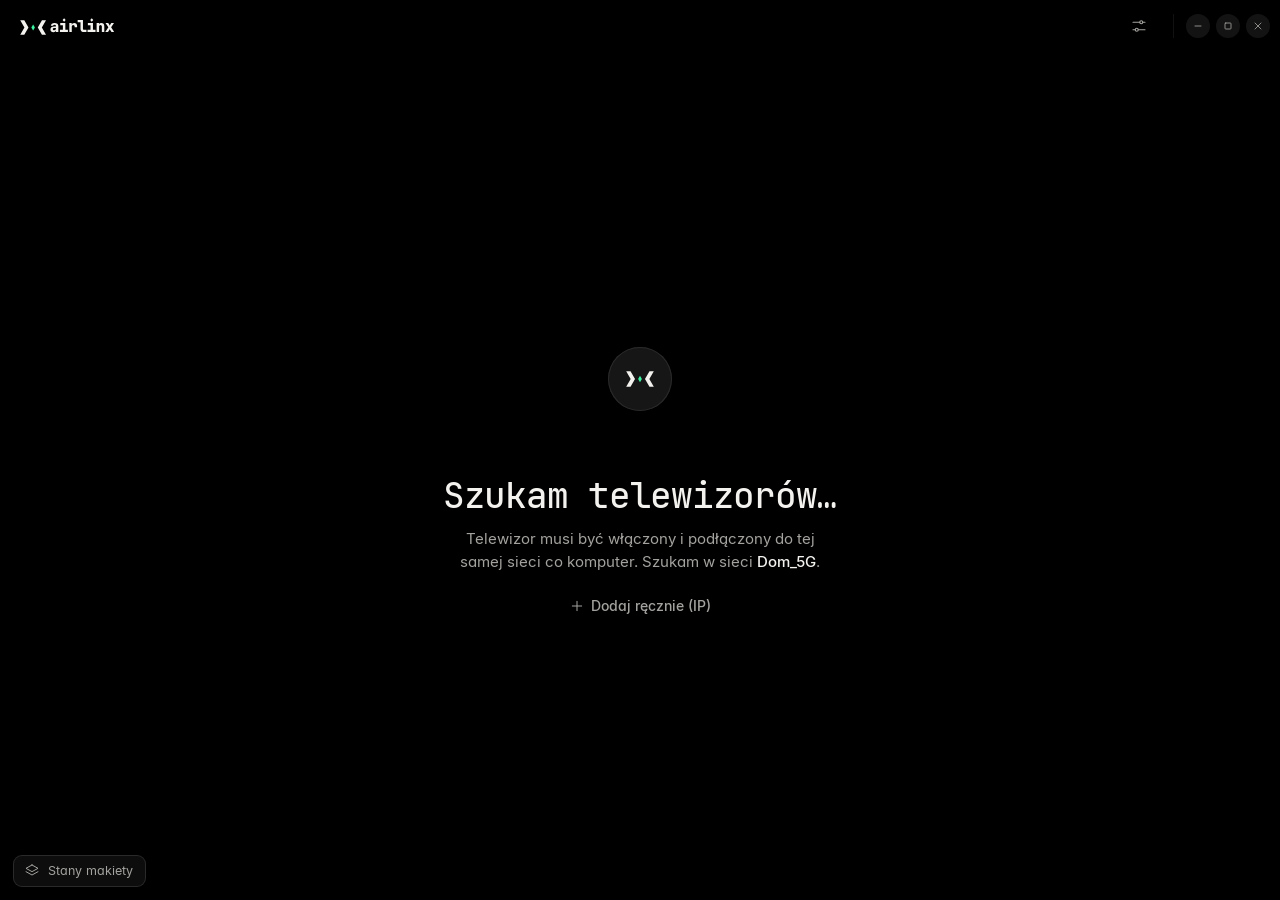
<file: docs/design/final/index.html>
<!doctype html>
<html lang="pl" data-theme="dark">
<head>
<meta charset="utf-8">
<meta name="viewport" content="width=device-width, initial-scale=1">
<title>AirLinx</title>
<link rel="stylesheet" href="brand-tokens.css">
<link rel="stylesheet" href="tokens.css">
<link rel="stylesheet" href="components.css">
<link rel="stylesheet" href="app.css">
</head>
<body>

<!-- ============ Sprite: ikony, sceny, gradienty ============ -->
<svg width="0" height="0" style="position:absolute" aria-hidden="true" focusable="false">
  <defs>
    <linearGradient id="g-sky" x1="0" y1="0" x2="0" y2="1">
      <stop offset="0" stop-color="#0a1630"/><stop offset=".42" stop-color="#22346a"/><stop offset=".7" stop-color="#b4566c"/><stop offset=".86" stop-color="#ef975a"/><stop offset="1" stop-color="#f7c47c"/>
    </linearGradient>
    <linearGradient id="g-sea" x1="0" y1="0" x2="0" y2="1">
      <stop offset="0" stop-color="#7fc6d6"/><stop offset=".38" stop-color="#2a93ad"/><stop offset=".4" stop-color="#11688a"/><stop offset="1" stop-color="#062a40"/>
    </linearGradient>
    <linearGradient id="g-wall2" x1="0" y1="0" x2="1" y2="1">
      <stop offset="0" stop-color="#1f3b36"/><stop offset=".6" stop-color="#2f6157"/><stop offset="1" stop-color="#b9c98f"/>
    </linearGradient>
    <radialGradient id="g-planet" cx=".5" cy=".08" r=".9">
      <stop offset="0" stop-color="#3a4f63"/><stop offset=".25" stop-color="#16222e"/><stop offset="1" stop-color="#05080b"/>
    </radialGradient>
    <radialGradient id="g-atmo" cx=".5" cy=".5" r=".5">
      <stop offset="0" stop-color="#ffb867" stop-opacity=".9"/><stop offset=".5" stop-color="#e0703a" stop-opacity=".35"/><stop offset="1" stop-color="#e0703a" stop-opacity="0"/>
    </radialGradient>
    <linearGradient id="g-dune" x1="0" y1="0" x2="0" y2="1">
      <stop offset="0" stop-color="#f3c58a"/><stop offset=".5" stop-color="#d68a48"/><stop offset="1" stop-color="#6b3a1c"/>
    </linearGradient>
    <linearGradient id="g-music" x1="0" y1="0" x2="1" y2="1">
      <stop offset="0" stop-color="#2b1d52"/><stop offset="1" stop-color="#c2477a"/>
    </linearGradient>
    <linearGradient id="g-tatry" x1="0" y1="0" x2="0" y2="1">
      <stop offset="0" stop-color="#9cc3e6"/><stop offset="1" stop-color="#e6eef5"/>
    </linearGradient>
    <filter id="f-rim" x="-10%" y="-10%" width="120%" height="120%"><feGaussianBlur stdDeviation="5"/></filter>
  </defs>

  <!-- ikony 24×24, kreska 1.5 -->
  <symbol id="i-tv" viewBox="0 0 24 24"><rect x="2.5" y="4" width="19" height="12.5" rx="2"/><path d="M8 20.5h8M12 16.5v4"/></symbol>
  <symbol id="i-monitor" viewBox="0 0 24 24"><rect x="3" y="4" width="18" height="12" rx="1.5"/><path d="M9 20h6M12 16v4"/></symbol>
  <symbol id="i-window" viewBox="0 0 24 24"><rect x="3" y="5" width="18" height="14" rx="2"/><path d="M3 9h18"/><path d="M6 7h.01M8.5 7h.01"/></symbol>
  <symbol id="i-cast" viewBox="0 0 24 24"><path d="M2.5 8V6.5a2 2 0 0 1 2-2h15a2 2 0 0 1 2 2v11a2 2 0 0 1-2 2H14"/><path d="M2.5 12.5a7 7 0 0 1 7 7M2.5 16a3.5 3.5 0 0 1 3.5 3.5"/><path d="M2.5 19.5h.01"/></symbol>
  <symbol id="i-dlna" viewBox="0 0 24 24"><circle cx="12" cy="5" r="2"/><circle cx="5" cy="18.5" r="2"/><circle cx="19" cy="18.5" r="2"/><path d="M11 6.8 6 16.7M13 6.8l5 9.9M7 18.5h10"/></symbol>
  <symbol id="i-globe" viewBox="0 0 24 24"><circle cx="12" cy="12" r="9"/><path d="M3 12h18M12 3c2.5 2.6 3.8 5.6 3.8 9s-1.3 6.4-3.8 9c-2.5-2.6-3.8-5.6-3.8-9S9.5 5.6 12 3Z"/></symbol>
  <symbol id="i-film" viewBox="0 0 24 24"><rect x="3" y="3.5" width="18" height="17" rx="2"/><path d="M7.5 3.5v17M16.5 3.5v17M3 8h4.5M3 16h4.5M16.5 8H21M16.5 16H21M3 12h18"/></symbol>
  <symbol id="i-music" viewBox="0 0 24 24"><path d="M9 18V5.5l11-2V16"/><circle cx="6" cy="18" r="3"/><circle cx="17" cy="16" r="3"/></symbol>
  <symbol id="i-image" viewBox="0 0 24 24"><rect x="3" y="3.5" width="18" height="17" rx="2"/><circle cx="9" cy="9.5" r="1.8"/><path d="m21 15-4.5-4.5L6 20.5"/></symbol>
  <symbol id="i-link" viewBox="0 0 24 24"><path d="M10 13.5a4.5 4.5 0 0 0 6.6.4l3-3a4.5 4.5 0 0 0-6.4-6.4l-1.4 1.4"/><path d="M14 10.5a4.5 4.5 0 0 0-6.6-.4l-3 3a4.5 4.5 0 0 0 6.4 6.4l1.4-1.4"/></symbol>
  <symbol id="i-play" viewBox="0 0 24 24"><path d="M8 5.6v12.8a.8.8 0 0 0 1.2.7l10.3-6.4a.8.8 0 0 0 0-1.4L9.2 4.9A.8.8 0 0 0 8 5.6Z"/></symbol>
  <symbol id="i-pause" viewBox="0 0 24 24"><rect x="6.5" y="5" width="4" height="14" rx="1.2"/><rect x="13.5" y="5" width="4" height="14" rx="1.2"/></symbol>
  <symbol id="i-next" viewBox="0 0 24 24"><path d="M5.5 6v12l9-6-9-6ZM18.5 6v12"/></symbol>
  <symbol id="i-prev" viewBox="0 0 24 24"><path d="M18.5 6v12l-9-6 9-6ZM5.5 6v12"/></symbol>
  <symbol id="i-vol" viewBox="0 0 24 24"><path d="M11 5 6.5 9H3.5v6h3L11 19V5Z"/><path d="M15.5 9a4.2 4.2 0 0 1 0 6M18.5 6a8.5 8.5 0 0 1 0 12"/></symbol>
  <symbol id="i-stop" viewBox="0 0 24 24"><rect x="6.5" y="6.5" width="11" height="11" rx="2"/></symbol>
  <symbol id="i-sliders" viewBox="0 0 24 24"><path d="M4 7h9M17 7h3M4 17h3M11 17h9"/><circle cx="15" cy="7" r="2"/><circle cx="9" cy="17" r="2"/></symbol>
  <symbol id="i-plus" viewBox="0 0 24 24"><path d="M12 5v14M5 12h14"/></symbol>
  <symbol id="i-x" viewBox="0 0 24 24"><path d="M6 6l12 12M18 6 6 18"/></symbol>
  <symbol id="i-min" viewBox="0 0 24 24"><path d="M6 12h12"/></symbol>
  <symbol id="i-max" viewBox="0 0 24 24"><rect x="6" y="6" width="12" height="12" rx="1.5"/></symbol>
  <symbol id="i-check" viewBox="0 0 24 24"><path d="m5 12.5 4.5 4.5L19 7.5"/></symbol>
  <symbol id="i-check-circle" viewBox="0 0 24 24"><circle cx="12" cy="12" r="9"/><path d="m8.5 12.2 2.4 2.4 4.6-4.8"/></symbol>
  <symbol id="i-down" viewBox="0 0 24 24"><path d="m7 10 5 5 5-5"/></symbol>
  <symbol id="i-left" viewBox="0 0 24 24"><path d="m14.5 6-6 6 6 6"/></symbol>
  <symbol id="i-right" viewBox="0 0 24 24"><path d="m9.5 6 6 6-6 6"/></symbol>
  <symbol id="i-refresh" viewBox="0 0 24 24"><path d="M20 12a8 8 0 1 1-2.4-5.7"/><path d="M20 4.5v4.2h-4.2"/></symbol>
  <symbol id="i-alert" viewBox="0 0 24 24"><path d="M10.3 4.3 2.8 17.5A2 2 0 0 0 4.5 20.5h15a2 2 0 0 0 1.7-3L13.7 4.3a2 2 0 0 0-3.4 0Z"/><path d="M12 9.5v4M12 17h.01"/></symbol>
  <symbol id="i-wifi-off" viewBox="0 0 24 24"><path d="M3 3l18 18"/><path d="M8.5 16.4a5 5 0 0 1 6.2-.6M5 12.9a10 10 0 0 1 5-2.7M14.8 10.4a10 10 0 0 1 4.2 2.5M2 9.3a15 15 0 0 1 4.3-2.8M10.5 5.1a15 15 0 0 1 11.5 4.2"/><path d="M12 20h.01"/></symbol>
  <symbol id="i-remote" viewBox="0 0 24 24"><rect x="7.5" y="2.5" width="9" height="19" rx="4.5"/><circle cx="12" cy="8" r="1.8"/><path d="M10.5 13h.01M13.5 13h.01M10.5 16h.01M13.5 16h.01"/></symbol>
  <symbol id="i-subs" viewBox="0 0 24 24"><rect x="3" y="5" width="18" height="14" rx="2.5"/><path d="M7 13.5h4M13.5 13.5H17M7 16h10"/></symbol>
  <symbol id="i-wave" viewBox="0 0 24 24"><path d="M3 12h1.5M7 8v8M10.5 5v14M14 9v6M17.5 7v10M21 12h-.5"/></symbol>
  <symbol id="i-zap" viewBox="0 0 24 24"><path d="M13 2.5 4 13.5h7l-1 8 9-11h-7l1-8Z"/></symbol>
  <symbol id="i-drop" viewBox="0 0 24 24"><path d="M12 3.5v11M7.5 10l4.5 4.5 4.5-4.5"/><path d="M4 15.5v2a3 3 0 0 0 3 3h10a3 3 0 0 0 3-3v-2"/></symbol>
  <symbol id="i-folder" viewBox="0 0 24 24"><path d="M3 7.5a2 2 0 0 1 2-2h4l2 2.2h8a2 2 0 0 1 2 2V17a2 2 0 0 1-2 2H5a2 2 0 0 1-2-2V7.5Z"/></symbol>
  <symbol id="i-cpu" viewBox="0 0 24 24"><rect x="6" y="6" width="12" height="12" rx="2"/><rect x="9.5" y="9.5" width="5" height="5" rx=".8"/><path d="M9.5 3v3M14.5 3v3M9.5 18v3M14.5 18v3M3 9.5h3M3 14.5h3M18 9.5h3M18 14.5h3"/></symbol>
  <symbol id="i-gen" viewBox="0 0 24 24"><circle cx="12" cy="12" r="3"/><path d="M12 2.8v2.4M12 18.8v2.4M2.8 12h2.4M18.8 12h2.4M5.5 5.5l1.7 1.7M16.8 16.8l1.7 1.7M5.5 18.5l1.7-1.7M16.8 7.2l1.7-1.7"/></symbol>
  <symbol id="i-code" viewBox="0 0 24 24"><path d="m8 7-5 5 5 5M16 7l5 5-5 5M13.5 4.5l-3 15"/></symbol>
  <symbol id="i-sun" viewBox="0 0 24 24"><circle cx="12" cy="12" r="4"/><path d="M12 2.5v2M12 19.5v2M2.5 12h2M19.5 12h2M5.3 5.3l1.4 1.4M17.3 17.3l1.4 1.4M5.3 18.7l1.4-1.4M17.3 6.7l1.4-1.4"/></symbol>
  <symbol id="i-moon" viewBox="0 0 24 24"><path d="M20 14.5A8 8 0 1 1 9.5 4a6.5 6.5 0 0 0 10.5 10.5Z"/></symbol>
  <symbol id="i-layers" viewBox="0 0 24 24"><path d="m12 3 9 5-9 5-9-5 9-5Z"/><path d="m3 13 9 5 9-5"/></symbol>
  <symbol id="i-eq" viewBox="0 0 24 24"><path d="M6 18V11M10 18V6M14 18v-9M18 18v-5"/></symbol>
  <symbol id="i-cursor" viewBox="0 0 24 24"><path d="m5 3.5 13.5 7-6 1.5-3 6-4.5-14.5Z"/></symbol>


  <!-- ikony zasobnika: marka C, symboliczne (docs/brand/final/icons/hicolor) -->
  <symbol id="t-idle-16" viewBox="0 0 16 16"><path d="M1 3H3L5.5 8L3 13H1L3.5 8ZM15 3 12.5 8 15 13H13L10.5 8L13 3Z"/></symbol>
  <symbol id="t-idle-22" viewBox="0 0 22 22"><path d="M1.75 4H4.25L7.75 11L4.25 18H1.75L5.25 11ZM20.25 4 16.75 11 20.25 18H17.75L14.25 11L17.75 4Z"/></symbol>
  <symbol id="t-idle-24" viewBox="0 0 24 24"><path d="M1.5 4H4.5L8.5 12L4.5 20H1.5L5.5 12ZM22.5 4 18.5 12 22.5 20H19.5L15.5 12L19.5 4Z"/></symbol>
  <symbol id="t-streaming-16" viewBox="0 0 16 16"><path d="M1 3H3L5.5 8L3 13H1L3.5 8ZM15 3 12.5 8 15 13H13L10.5 8L13 3ZM6.5 8 8 5 9.5 8 8 11Z"/></symbol>
  <symbol id="t-streaming-22" viewBox="0 0 22 22"><path d="M1.75 4H4.25L7.75 11L4.25 18H1.75L5.25 11ZM20.25 4 16.75 11 20.25 18H17.75L14.25 11L17.75 4ZM9 11 11 7 13 11 11 15Z"/></symbol>
  <symbol id="t-streaming-24" viewBox="0 0 24 24"><path d="M1.5 4H4.5L8.5 12L4.5 20H1.5L5.5 12ZM22.5 4 18.5 12 22.5 20H19.5L15.5 12L19.5 4ZM10 12 12 8 14 12 12 16Z"/></symbol>
  <symbol id="t-error-16" viewBox="0 0 16 16"><path d="M1 3H3L5.5 8L3 13H1L3.5 8ZM15 3 12.5 8 15 13H13L10.5 8L13 3ZM7 3H9V9.5H7ZM7 11H9V13H7Z"/></symbol>
  <symbol id="t-error-22" viewBox="0 0 22 22"><path d="M1.75 4H4.25L7.75 11L4.25 18H1.75L5.25 11ZM20.25 4 16.75 11 20.25 18H17.75L14.25 11L17.75 4ZM10 4H12V14H10ZM10 16H12V18H10Z"/></symbol>
  <symbol id="t-error-24" viewBox="0 0 24 24"><path d="M1.5 4H4.5L8.5 12L4.5 20H1.5L5.5 12ZM22.5 4 18.5 12 22.5 20H19.5L15.5 12L19.5 4ZM10.75 4H13.25V15.5H10.75ZM10.75 17.5H13.25V20H10.75Z"/></symbol>
  <symbol id="i-wifi" viewBox="0 0 24 24"><path d="M2 8.8a15 15 0 0 1 20 0M5 12.5a10 10 0 0 1 14 0M8.5 16.1a5 5 0 0 1 7 0M12 19.5h.01"/></symbol>

  <!-- scena: pulpit DP-1 (przeglądarka z filmem + terminal) -->
  <symbol id="scene-desktop" viewBox="0 0 1600 900" preserveAspectRatio="xMidYMid slice">
    <rect width="1600" height="900" fill="url(#g-sky)"/>
    <circle cx="1270" cy="690" r="86" fill="#ffd9a0"/>
    <path d="M0 720 180 612l140 70 150-122 170 130 180-90 180 100 180-80 180 80 240-90V900H0Z" fill="#43305c"/>
    <path d="M0 792 220 702l200 70 220-82 220 92 220-62 220 82 300-72V900H0Z" fill="#171a33"/>
    <g>
      <rect x="200" y="84" width="1010" height="640" rx="16" fill="#15171c"/>
      <path d="M216 84h978a16 16 0 0 1 16 16v34H200v-34a16 16 0 0 1 16-16Z" fill="#1f2229"/>
      <rect x="226" y="98" width="230" height="26" rx="8" fill="#2c3039"/>
      <rect x="240" y="108" width="120" height="7" rx="3.5" fill="#9aa0ab"/>
      <rect x="474" y="98" width="560" height="26" rx="13" fill="#111317"/>
      <rect x="494" y="108" width="210" height="7" rx="3.5" fill="#5d636e"/>
      <circle cx="1148" cy="111" r="6" fill="#3a3e48"/><circle cx="1170" cy="111" r="6" fill="#3a3e48"/><circle cx="1192" cy="111" r="6" fill="#3a3e48"/>
      <rect x="220" y="146" width="970" height="470" rx="8" fill="url(#g-sea)"/>
      <path d="M220 330c80-10 150 10 230 0s170-14 250 0 170 12 260 0 150-10 230 2" stroke="#bfe8f0" stroke-opacity=".35" stroke-width="3" fill="none"/>
      <path d="M220 410c90-14 170 12 260 0s180-16 270 0 170 14 260 0 110-8 180 0" stroke="#bfe8f0" stroke-opacity=".22" stroke-width="3" fill="none"/>
      <path d="M220 490c100-12 190 10 290 0s170-12 270 0 190 10 410-4" stroke="#bfe8f0" stroke-opacity=".14" stroke-width="3" fill="none"/>
      <path d="M900 616V300l60-30 40 40 50-10 60 60 80 20V616Z" fill="#0b2738"/>
      <path d="M560 360h50l-25-40Z" fill="#f2f2f0" opacity=".9"/>
      <rect x="240" y="590" width="930" height="4" rx="2" fill="#fff" fill-opacity=".28"/>
      <rect x="240" y="590" width="390" height="4" rx="2" fill="#fff"/>
      <circle cx="630" cy="592" r="7" fill="#fff"/>
      <rect x="220" y="636" width="520" height="16" rx="5" fill="#e9e9e7"/>
      <rect x="220" y="664" width="300" height="11" rx="5" fill="#7c828d"/>
      <circle cx="232" cy="702" r="12" fill="#3a3e48"/><rect x="254" y="696" width="160" height="11" rx="5" fill="#5d636e"/>
    </g>
    <g>
      <rect x="1100" y="390" width="420" height="300" rx="14" fill="#0b0d10" fill-opacity=".97"/>
      <rect x="1100" y="390" width="420" height="34" rx="14" fill="#171a1f"/>
      <rect x="1100" y="410" width="420" height="14" fill="#171a1f"/>
      <g fill="#86d69a"><rect x="1124" y="446" width="60" height="9" rx="3"/><rect x="1124" y="506" width="60" height="9" rx="3"/><rect x="1124" y="566" width="60" height="9" rx="3"/></g>
      <g fill="#c9ccd2" fill-opacity=".75"><rect x="1194" y="446" width="200" height="9" rx="3"/><rect x="1124" y="466" width="300" height="9" rx="3"/><rect x="1124" y="486" width="240" height="9" rx="3"/><rect x="1194" y="506" width="140" height="9" rx="3"/><rect x="1124" y="526" width="330" height="9" rx="3"/><rect x="1124" y="546" width="180" height="9" rx="3"/><rect x="1194" y="566" width="20" height="12" rx="1" fill="#f3f2ef"/></g>
    </g>
    <rect y="850" width="1600" height="50" fill="#080a12" fill-opacity=".86"/>
    <g fill="#f3f2ef" fill-opacity=".55"><rect x="700" y="862" width="26" height="26" rx="7"/><rect x="742" y="862" width="26" height="26" rx="7" fill="#ef975a" fill-opacity=".9"/><rect x="784" y="862" width="26" height="26" rx="7"/><rect x="826" y="862" width="26" height="26" rx="7"/><rect x="1470" y="868" width="100" height="12" rx="5"/></g>
  </symbol>

  <!-- scena: HDMI-1 (arkusz kalkulacyjny) -->
  <symbol id="scene-desk2" viewBox="0 0 1600 900" preserveAspectRatio="xMidYMid slice">
    <rect width="1600" height="900" fill="url(#g-wall2)"/>
    <rect x="160" y="110" width="1280" height="680" rx="14" fill="#fbfbfa"/>
    <rect x="160" y="110" width="1280" height="70" rx="14" fill="#2f7a4d"/>
    <rect x="160" y="160" width="1280" height="20" fill="#2f7a4d"/>
    <g stroke="#e3e3e0" stroke-width="2">
      <path d="M160 240h1280M160 290h1280M160 340h1280M160 390h1280M160 440h1280M160 490h1280M160 540h1280M160 590h1280M160 640h1280M160 690h1280M160 740h1280"/>
      <path d="M260 190v600M480 190v600M700 190v600M920 190v600M1140 190v600"/>
    </g>
    <g fill="#8d918f"><rect x="290" y="258" width="120" height="14" rx="4"/><rect x="290" y="308" width="160" height="14" rx="4"/><rect x="290" y="358" width="100" height="14" rx="4"/><rect x="510" y="258" width="80" height="14" rx="4"/><rect x="510" y="308" width="120" height="14" rx="4"/><rect x="730" y="258" width="140" height="14" rx="4"/><rect x="730" y="358" width="90" height="14" rx="4"/></g>
    <rect x="950" y="420" width="420" height="300" rx="10" fill="#eef4ef"/>
    <g fill="#2f7a4d"><rect x="990" y="600" width="40" height="90"/><rect x="1050" y="540" width="40" height="150"/><rect x="1110" y="580" width="40" height="110"/><rect x="1170" y="500" width="40" height="190"/><rect x="1230" y="560" width="40" height="130"/></g>
  </symbol>

  <!-- scena: film (kadr 2,39:1 z czarnymi pasami) -->
  <symbol id="scene-movie" viewBox="0 0 1600 900" preserveAspectRatio="xMidYMid slice">
    <rect width="1600" height="900" fill="#000"/>
    <g fill="#fff">
      <circle cx="140" cy="190" r="1.6" opacity=".7"/><circle cx="320" cy="260" r="1.2" opacity=".5"/><circle cx="460" cy="160" r="2" opacity=".8"/><circle cx="610" cy="320" r="1.2" opacity=".4"/><circle cx="760" cy="200" r="1.5" opacity=".6"/><circle cx="930" cy="280" r="1.1" opacity=".5"/><circle cx="1060" cy="170" r="1.8" opacity=".7"/><circle cx="1240" cy="240" r="1.2" opacity=".5"/><circle cx="1400" cy="180" r="1.6" opacity=".6"/><circle cx="1500" cy="330" r="1.1" opacity=".4"/><circle cx="220" cy="420" r="1.1" opacity=".4"/><circle cx="1330" cy="400" r="1.3" opacity=".5"/>
    </g>
    <ellipse cx="800" cy="612" rx="760" ry="70" fill="url(#g-atmo)"/>
    <circle cx="800" cy="1660" r="1050" fill="url(#g-planet)"/>
    <circle cx="800" cy="1660" r="1050" fill="none" stroke="#ffcf8a" stroke-width="7" filter="url(#f-rim)"/>
    <circle cx="800" cy="1660" r="1050" fill="none" stroke="#fff3dc" stroke-width="1.5" stroke-opacity=".8"/>
    <circle cx="1150" cy="600" r="16" fill="#fff"/>
    <ellipse cx="1150" cy="600" rx="430" ry="2.2" fill="#ffe8c4" opacity=".85"/>
    <ellipse cx="1150" cy="600" rx="60" ry="40" fill="#ffd9a0" opacity=".25"/>
    <text x="800" y="752" text-anchor="middle" font-family="Inter, sans-serif" font-size="30" font-weight="500" fill="#fff" fill-opacity=".95" style="paint-order:stroke" stroke="#000" stroke-opacity=".6" stroke-width="5">Mamy jeszcze czas. Wystarczy go dobrze wykorzystać.</text>
    <rect width="1600" height="115" fill="#000"/>
    <rect y="785" width="1600" height="115" fill="#000"/>
  </symbol>

  <!-- miniatury okien 160×90 -->
  <symbol id="w-firefox" viewBox="0 0 160 90"><rect width="160" height="90" fill="#15171c"/><rect width="160" height="12" fill="#1f2229"/><rect x="4" y="3" width="34" height="6" rx="2" fill="#2c3039"/><rect x="44" y="3" width="80" height="6" rx="3" fill="#0f1114"/><rect x="6" y="16" width="148" height="56" rx="2" fill="url(#g-sea)"/><path d="M110 72V44l8-4 6 6 8-2 8 8 14 3v17Z" fill="#0b2738"/><rect x="6" y="76" width="80" height="4" rx="2" fill="#e9e9e7"/><rect x="6" y="83" width="50" height="3" rx="1.5" fill="#6b717c"/></symbol>
  <symbol id="w-code" viewBox="0 0 160 90"><rect width="160" height="90" fill="#1d1f24"/><rect width="10" height="90" fill="#26292f"/><rect x="10" width="36" height="90" fill="#22252a"/><g fill="#6b717c"><rect x="14" y="10" width="24" height="3" rx="1"/><rect x="14" y="17" width="20" height="3" rx="1"/><rect x="14" y="24" width="26" height="3" rx="1"/><rect x="14" y="31" width="18" height="3" rx="1"/></g><g><rect x="54" y="10" width="30" height="3" rx="1" fill="#c792ea"/><rect x="88" y="10" width="40" height="3" rx="1" fill="#82aaff"/><rect x="60" y="18" width="52" height="3" rx="1" fill="#c3e88d"/><rect x="60" y="26" width="34" height="3" rx="1" fill="#f78c6c"/><rect x="98" y="26" width="28" height="3" rx="1" fill="#89ddff"/><rect x="66" y="34" width="60" height="3" rx="1" fill="#c9ccd2" fill-opacity=".6"/><rect x="66" y="42" width="44" height="3" rx="1" fill="#c3e88d"/><rect x="60" y="50" width="22" height="3" rx="1" fill="#c792ea"/><rect x="54" y="58" width="10" height="3" rx="1" fill="#c9ccd2" fill-opacity=".6"/><rect x="54" y="70" width="40" height="3" rx="1" fill="#82aaff"/><rect x="98" y="70" width="36" height="3" rx="1" fill="#f78c6c"/></g><rect y="84" width="160" height="6" fill="#2e6fd1"/></symbol>
  <symbol id="w-spotify" viewBox="0 0 160 90"><rect width="160" height="90" fill="#111"/><rect width="34" height="78" fill="#000"/><g fill="#5d636e"><rect x="6" y="10" width="22" height="3" rx="1"/><rect x="6" y="17" width="18" height="3" rx="1"/><rect x="6" y="24" width="20" height="3" rx="1"/></g><rect x="40" y="8" width="112" height="26" rx="3" fill="url(#g-music)"/><rect x="40" y="40" width="24" height="24" rx="2" fill="#d68a48"/><rect x="69" y="40" width="24" height="24" rx="2" fill="#2a93ad"/><rect x="98" y="40" width="24" height="24" rx="2" fill="#7a5bd6"/><rect x="127" y="40" width="24" height="24" rx="2" fill="#c2477a"/><rect y="78" width="160" height="12" fill="#1a1a1a"/><rect x="60" y="83" width="40" height="2" rx="1" fill="#fff"/></symbol>
  <symbol id="w-files" viewBox="0 0 160 90"><rect width="160" height="90" fill="#f4f4f2"/><rect width="160" height="12" fill="#e7e7e4"/><rect width="34" height="90" y="12" fill="#ececea"/><g fill="#b9bcbf"><rect x="6" y="20" width="22" height="3" rx="1"/><rect x="6" y="27" width="18" height="3" rx="1"/><rect x="6" y="34" width="20" height="3" rx="1"/></g><g fill="#5f8fd6"><rect x="44" y="22" width="20" height="15" rx="2"/><rect x="74" y="22" width="20" height="15" rx="2"/><rect x="104" y="22" width="20" height="15" rx="2"/><rect x="134" y="22" width="20" height="15" rx="2"/><rect x="44" y="50" width="20" height="15" rx="2"/></g><g fill="#e2a64c"><rect x="74" y="50" width="20" height="15" rx="2"/><rect x="104" y="50" width="20" height="15" rx="2"/></g><g fill="#9a9da1"><rect x="46" y="41" width="16" height="2" rx="1"/><rect x="76" y="41" width="16" height="2" rx="1"/><rect x="106" y="41" width="16" height="2" rx="1"/><rect x="136" y="41" width="16" height="2" rx="1"/><rect x="46" y="69" width="16" height="2" rx="1"/><rect x="76" y="69" width="16" height="2" rx="1"/><rect x="106" y="69" width="16" height="2" rx="1"/></g></symbol>
  <symbol id="w-term" viewBox="0 0 160 90"><rect width="160" height="90" fill="#0b0d10"/><rect width="160" height="11" fill="#171a1f"/><g fill="#86d69a"><rect x="8" y="18" width="22" height="3" rx="1"/><rect x="8" y="42" width="22" height="3" rx="1"/><rect x="8" y="66" width="22" height="3" rx="1"/></g><g fill="#c9ccd2" fill-opacity=".7"><rect x="34" y="18" width="70" height="3" rx="1"/><rect x="8" y="26" width="120" height="3" rx="1"/><rect x="8" y="34" width="96" height="3" rx="1"/><rect x="34" y="42" width="52" height="3" rx="1"/><rect x="8" y="50" width="134" height="3" rx="1"/><rect x="8" y="58" width="80" height="3" rx="1"/><rect x="34" y="65" width="6" height="5" fill="#f3f2ef" fill-opacity="1"/></g></symbol>
  <symbol id="w-calc" viewBox="0 0 160 90"><rect width="160" height="90" fill="#fbfbfa"/><rect width="160" height="14" fill="#2f7a4d"/><g stroke="#e3e3e0"><path d="M0 26h160M0 36h160M0 46h160M0 56h160M0 66h160M0 76h160M24 14v76M64 14v76M104 14v76M144 14v76"/></g><g fill="#8d918f"><rect x="28" y="29" width="24" height="4" rx="1"/><rect x="28" y="39" width="30" height="4" rx="1"/><rect x="68" y="29" width="18" height="4" rx="1"/><rect x="68" y="49" width="26" height="4" rx="1"/><rect x="108" y="39" width="22" height="4" rx="1"/></g><rect x="104" y="56" width="40" height="20" fill="#2f7a4d" fill-opacity=".14"/></symbol>

  <!-- miniatury kolejki 64×36 -->
  <symbol id="q-dune" viewBox="0 0 64 36" preserveAspectRatio="xMidYMid slice"><rect width="64" height="36" fill="url(#g-dune)"/><path d="M0 26c12-8 22-8 34-2s20 4 30-2v14H0Z" fill="#7a421f"/><path d="M0 31c14-5 30-4 44 0s14 2 20 0v5H0Z" fill="#4b2610"/><circle cx="46" cy="10" r="4" fill="#fff4dd"/></symbol>
  <symbol id="q-sea" viewBox="0 0 64 36" preserveAspectRatio="xMidYMid slice"><rect width="64" height="36" fill="url(#g-sea)"/><path d="M38 36V18l5-3 4 3 5-1 12 6v13Z" fill="#c8b48a"/><path d="M0 22c10-2 20 2 30 0" stroke="#fff" stroke-opacity=".4"/></symbol>
  <symbol id="q-tatry" viewBox="0 0 64 36" preserveAspectRatio="xMidYMid slice"><rect width="64" height="36" fill="url(#g-tatry)"/><path d="M0 30 14 14l8 8 12-16 14 16 6-5 10 13v6H0Z" fill="#4a5a6e"/><path d="M34 6l5 6-3 1-2-2-3 3-3-1Z" fill="#fff"/><path d="M0 32c20-3 40-3 64 0v4H0Z" fill="#2f4a3a"/></symbol>
  <symbol id="q-music" viewBox="0 0 64 36" preserveAspectRatio="xMidYMid slice"><rect width="64" height="36" fill="url(#g-music)"/><circle cx="32" cy="18" r="11" fill="none" stroke="#fff" stroke-opacity=".35"/><circle cx="32" cy="18" r="3" fill="#fff" fill-opacity=".8"/></symbol>
</svg>

<div class="app" data-screen="discovery" data-disc="found" data-mode="ekran" data-session="idle" data-media="empty" data-paused="false">

  <!-- ============ Pasek okna ============ -->
  <header class="bar">
    <div class="bar-left">
      <!-- Slot logo: lockup C „Styk” (assets/brand/lockup-horizontal-*.svg). Klasy l-ink / l-accent przejmują kolory z tokenów. -->
      <svg id="logo" viewBox="52 52 717 129" role="img" aria-label="AirLinx"><path class="l-ink" d="M53.78 179.36 85.53 124.36 53.78 69.36H84.58L116.33 124.36L84.58 179.36Z"/><path class="l-ink" d="M249.5 179.36 217.74 124.36 249.5 69.36H218.69L186.94 124.36L218.69 179.36Z"/><path class="l-accent" d="M138.19 124.36 151.64 101.07 165.08 124.36 151.64 147.65 138.19 124.36Z"/><path class="l-ink" d="M305.18 159.7Q295.01 159.7 289.06 153.81Q283.11 147.92 283.11 138.37Q283.11 128.08 290.42 122.13Q297.74 116.17 311.01 116.17H324.4V111.83Q324.4 107.99 321.73 105.82Q319.07 103.65 314.11 103.65Q309.4 103.65 306.61 105.51Q303.82 107.37 303.57 110.97H285.96Q286.33 100.92 293.9 94.97Q301.46 89.02 314.36 89.02Q327.87 89.02 335.44 95.22Q343 101.42 343 112.58V158.46H325.02V146.68Q323.78 152.75 318.51 156.23Q313.24 159.7 305.18 159.7ZM633.41 158.46V90.26H651.39V102.66Q652.88 96.46 657.77 92.74Q662.67 89.02 669.74 89.02Q679.66 89.02 685.67 95.96Q691.69 102.91 691.69 114.44V158.46H673.09V116.3Q673.09 110.97 670.3 108.05Q667.51 105.14 662.55 105.14Q657.59 105.14 654.8 108.05Q652.01 110.97 652.01 116.3V158.46ZM699.13 158.46 722.69 123.12 700.74 90.26H721.45L729.88 103.9Q730.87 105.51 731.74 107.49Q732.61 109.48 733.1 110.72Q733.6 109.48 734.47 107.49Q735.34 105.51 736.33 103.9L744.76 90.26H765.47L743.64 123.12L767.08 158.46H746.37L736.45 142.34Q735.46 140.6 734.53 138.68Q733.6 136.76 733.1 135.52Q732.61 136.76 731.74 138.68Q730.87 140.6 729.88 142.34L719.84 158.46ZM535.32 158.46Q528.13 158.46 522.68 155.42Q517.22 152.38 514.18 146.93Q511.14 141.47 511.14 134.28V84.68H489.44V67.94H529.74V133.66Q529.74 137.25 531.79 139.49Q533.84 141.72 537.18 141.72H556.4V158.46ZM354.9 158.46V141.72H377.47V107H357.38V90.26H396.07V141.72H415.66V158.46ZM564.46 158.46V141.72H587.03V107H566.94V90.26H605.63V141.72H625.22V158.46ZM426.33 158.46V90.26H444.31V103.15Q445.8 96.58 450.82 92.8Q455.84 89.02 463.4 89.02Q473.7 89.02 479.52 95.96Q485.35 102.91 485.35 115.06V121.88H466.75V116.3Q466.75 110.97 463.9 108.05Q461.05 105.14 455.84 105.14Q450.63 105.14 447.78 108.42Q444.93 111.71 444.93 117.79V158.46ZM311.75 144.82Q317.58 144.82 320.99 141.9Q324.4 138.99 324.4 134.28V127.33H311.38Q306.42 127.33 303.75 129.75Q301.09 132.17 301.09 136.01Q301.09 139.86 303.88 142.34Q306.67 144.82 311.75 144.82ZM584.69 67.32 596.33 53.78 607.98 67.32 596.33 80.86ZM375.13 67.32 386.77 53.78 398.42 67.32 386.77 80.86Z"/></svg>
      <button class="back" data-act="back"><svg class="i"><use href="#i-left"/></svg>Ustawienia</button>
    </div>

    <div class="modes" role="group" aria-label="Tryb">
      <span class="modes-ind" aria-hidden="true"></span>
      <button data-mode-btn="ekran" aria-pressed="true"><svg class="i i-s"><use href="#i-monitor"/></svg>Ekran</button>
      <button data-mode-btn="media" aria-pressed="false"><svg class="i i-s"><use href="#i-film"/></svg>Multimedia</button>
    </div>

    <div class="bar-right">
      <button class="tv-pill" data-act="devices" aria-haspopup="menu" aria-expanded="false" aria-label="Telewizor: Salon">
        <span class="dot" id="tv-dot"></span>
        <span class="name">Salon</span>
        <span class="status" id="tv-status">Gotowy</span>
        <svg class="i i-s"><use href="#i-down"/></svg>
      </button>
      <button class="icon-btn" data-act="settings" aria-label="Ustawienia" title="Ustawienia"><svg class="i"><use href="#i-sliders"/></svg></button>
      <div class="win-ctl">
        <button aria-label="Minimalizuj" tabindex="-1"><svg class="i"><use href="#i-min"/></svg></button>
        <button aria-label="Maksymalizuj" tabindex="-1"><svg class="i"><use href="#i-max"/></svg></button>
        <button aria-label="Zamknij do zasobnika" tabindex="-1"><svg class="i"><use href="#i-x"/></svg></button>
      </div>
    </div>
  </header>

  <main style="display:contents">

  <!-- ============ Odkrywanie / brak TV ============ -->
  <section class="view v-discovery" aria-labelledby="disc-title">
    <div class="disc">
      <div class="radar" aria-hidden="true">
        <svg class="rings" viewBox="0 0 220 216"><circle cx="110" cy="108" r="100"/><circle cx="110" cy="108" r="100"/><circle cx="110" cy="108" r="100"/></svg>
        <div class="core"><svg class="mark nf-only" viewBox="0 0 24 24" style="color:var(--error)"><use href="#t-error-24"/></svg><svg class="mark disc-only" viewBox="0 52 256 152" aria-hidden="true"><path class="l-ink" d="M24 186.45 57.75 128 24 69.55H56.73L90.48 128L56.73 186.45Z"/><path class="l-ink" d="M232 186.45 198.25 128 232 69.55H199.27L165.52 128L199.27 186.45Z"/><path class="l-accent" d="M113.71 128 128 103.25 142.29 128 128 152.75 113.71 128Z"/></svg></div>
      </div>

      <div class="disc-only" style="display:contents">
        <h1 id="disc-title" class="t-display"><span class="t-scan">Szukam telewizorów…</span><span class="t-found">Wybierz telewizor</span></h1>
        <p class="lede">Telewizor musi być włączony i podłączony do tej samej sieci co komputer. Szukam w sieci <b style="font-weight:500;color:var(--text)">Dom_5G</b>.</p>

        <div class="found" role="list" aria-label="Znalezione telewizory">
          <div class="found-head"><span id="found-count">Znalezione: 2</span><span class="scan-note"><span class="dot" data-s="busy"></span>Wciąż szukam</span></div>
          <button class="tv-row" role="listitem" data-act="pick-tv" data-tv="Salon">
            <span class="tv-ico"><svg class="i i-l"><use href="#i-tv"/></svg></span>
            <span>
              <span class="t-name">Salon</span>
              <span class="t-meta">Samsung S85F <span class="mono faint">192.168.0.20</span></span>
            </span>
            <span class="caps" aria-label="Obsługuje: Google Cast, DLNA, przeglądarkę, 4K HDR">
              <span class="cap" title="Google Cast"><svg class="i i-s"><use href="#i-cast"/></svg></span>
              <span class="cap" title="DLNA"><svg class="i i-s"><use href="#i-dlna"/></svg></span>
              <span class="cap" title="Przeglądarka TV"><svg class="i i-s"><use href="#i-globe"/></svg></span>
              <span class="badge">4K HDR</span>
            </span>
            <span class="go">Połącz</span>
          </button>
          <button class="tv-row second" role="listitem" data-act="pick-tv" data-tv="Sypialnia">
            <span class="tv-ico"><svg class="i i-l"><use href="#i-tv"/></svg></span>
            <span>
              <span class="t-name">Sypialnia</span>
              <span class="t-meta">LG OLED55C3 <span class="mono faint">192.168.0.23</span></span>
            </span>
            <span class="caps" aria-label="Obsługuje: DLNA, przeglądarkę, 4K HDR. Bez Google Cast">
              <span class="cap off" title="Bez Google Cast"><svg class="i i-s"><use href="#i-cast"/></svg></span>
              <span class="cap" title="DLNA"><svg class="i i-s"><use href="#i-dlna"/></svg></span>
              <span class="cap" title="Przeglądarka TV"><svg class="i i-s"><use href="#i-globe"/></svg></span>
              <span class="badge">4K HDR</span>
            </span>
            <span class="go">Połącz</span>
          </button>
        </div>
      </div>

      <div class="nf-only" style="display:contents">
        <h1 class="t-display">Nie widzę telewizora</h1>
        <p class="lede">Przez 30 sekund nic nie odpowiedziało w sieci Dom_5G. Sprawdź trzy rzeczy i poszukaj ponownie.</p>
        <ul class="checklist">
          <li><svg class="i"><use href="#i-check-circle"/></svg>Telewizor jest włączony, a nie w trybie czuwania.</li>
          <li><svg class="i"><use href="#i-check-circle"/></svg>Komputer i telewizor są w tej samej sieci Wi-Fi lub LAN.</li>
          <li><svg class="i"><use href="#i-check-circle"/></svg>Zapora sieciowa przepuszcza mDNS (port UDP 5353).</li>
        </ul>
        <div class="disc-actions">
          <button class="btn btn-lg btn-accent" data-act="rescan"><svg class="i i-s"><use href="#i-refresh"/></svg>Szukaj ponownie</button>
        </div>
      </div>

      <div class="manual">
        <button class="link-btn" data-act="manual" aria-expanded="false" aria-controls="manual-form"><svg class="i i-s"><use href="#i-plus"/></svg>Dodaj ręcznie (IP)</button>
        <form id="manual-form" hidden onsubmit="return false">
          <label class="field"><span class="sr">Adres IP telewizora</span><input class="mono" style="font-size:14px" placeholder="192.168.0.20" value="192.168.0." inputmode="decimal"></label>
          <button class="btn btn-lg" data-act="pick-tv" data-tv="Salon">Połącz</button>
        </form>
        <span class="hint" id="manual-hint" hidden>Adres znajdziesz w telewizorze: Ustawienia, Ogólne, Sieć, Stan sieci.</span>
      </div>
    </div>
  </section>

  <!-- ============ Praca: scena + szyna ============ -->
  <section class="view v-work">
    <div class="stage">
      <div class="stage-inner">
        <div class="tv" id="tv">
          <div class="glow g-desktop" aria-hidden="true"><svg viewBox="0 0 1600 900" preserveAspectRatio="none"><use href="#scene-desktop"/></svg></div>
          <div class="glow g-movie" aria-hidden="true"><svg viewBox="0 0 1600 900" preserveAspectRatio="none"><use href="#scene-movie"/></svg></div>
          <div class="glow drag-glow" aria-hidden="true"></div>
          <div class="tv-frame">
            <div class="screen" id="screen" role="img" aria-label="Podgląd ekranu telewizora">
              <div class="layer l-preview"><svg class="scene" viewBox="0 0 1600 900"><use href="#scene-desktop" id="preview-use"/></svg></div>
              <div class="l-preview-tag"><svg class="i i-s"><use href="#i-monitor"/></svg>Podgląd, telewizor jeszcze nic nie pokazuje</div>
              <div class="layer l-live"><div class="live-chip"><span class="tally"></span>Na żywo <span class="time" id="live-time">00:12:47</span></div></div>
              <div class="layer l-center l-connecting"><div><svg class="ax-connecting" viewBox="0 0 256 256" aria-hidden="true"><path class="ax-c ax-l" d="M8 195.44 46.94 128 8 60.56H45.77L84.71 128L45.77 195.44Z"/><path class="ax-c ax-r" d="M248 195.44 209.06 128 248 60.56H210.23L171.29 128L210.23 195.44Z"/><path class="ax-f frame" d="M111.51 128 128 99.44 144.49 128 128 156.56 111.51 128Z"/></svg><div class="screen-msg">Łączenie z Salon…</div></div></div>
              <div class="layer l-center l-permission">
                <div class="tv-prompt" aria-hidden="true">
                  <b>Zezwolić na połączenie?</b>
                  <p>Urządzenie „AirLinx (zorin-pc)” chce wyświetlać obraz na tym telewizorze.</p>
                  <div class="opts"><span>Zezwól</span><span>Odmów</span></div>
                </div>
              </div>
              <div class="layer l-center l-lost"><div><svg class="ax-connecting" viewBox="0 0 256 256" aria-hidden="true"><path class="ax-c ax-l" d="M8 195.44 46.94 128 8 60.56H45.77L84.71 128L45.77 195.44Z"/><path class="ax-c ax-r" d="M248 195.44 209.06 128 248 60.56H210.23L171.29 128L210.23 195.44Z"/><path class="ax-f frame" d="M111.51 128 128 99.44 144.49 128 128 156.56 111.51 128Z"/></svg><div class="screen-msg">Łączę ponownie…</div></div></div>
              <div class="layer l-movie"><svg class="scene" viewBox="0 0 1600 900"><use href="#scene-movie"/></svg></div>
              <div class="layer dropzone l-drop" id="dropzone">
                <span class="dz-edge" aria-hidden="true"></span>
                <div style="position:relative">
                  <div class="dz-ico"><svg class="i i-l"><use href="#i-drop"/></svg></div>
                  <div class="dz-idle-text">
                    <h2>Przeciągnij tu pliki</h2>
                    <p>Filmy, muzyka i zdjęcia trafią do kolejki i zagrają na Salon w pełnej jakości, do 4K HDR.</p>
                    <button class="btn" data-act="choose-files"><svg class="i i-s"><use href="#i-folder"/></svg>Wybierz pliki</button>
                    <div class="formats">MKV, MP4, WebM, MOV, FLAC, MP3, JPG, HEIC</div>
                  </div>
                  <div class="dz-drag-text"><h2>Puść, aby dodać do kolejki</h2><p>3 pliki, razem 41,2 GB</p></div>
                </div>
              </div>
            </div>
          </div>
        </div>

        <div class="foot">
          <!-- Ekran: bezczynny -->
          <section class="f-idle">
            <div class="caption">
              <div><h3 class="t-title" id="src-title">Monitor DP-1</h3><p>2560×1440 przeskalowany do 4K na telewizorze. Kliknij „Udostępnij ekran”, żeby zacząć.</p></div>
              <div class="badges"><span class="badge">4K</span><span class="badge">60 Hz</span></div>
            </div>
          </section>
          <section class="f-connecting">
            <div class="caption"><div><h3 class="t-title">Łączenie…</h3><p>Uzgadniam format obrazu z telewizorem.</p></div></div>
          </section>
          <!-- Zgoda na TV -->
          <section class="f-permission">
            <div class="notice warn" role="status">
              <span class="n-ico"><svg class="i"><use href="#i-remote"/></svg></span>
              <div class="n-body">
                <h3 class="t-title">Zaakceptuj połączenie na telewizorze</h3>
                <p>Na ekranie Salon pojawiło się pytanie o zgodę. Wybierz pilotem „Zezwól”. Telewizor zapamięta ten komputer.</p>
                <div class="n-actions"><button class="btn" data-act="cancel">Anuluj</button><span class="count" id="perm-count">Czekam jeszcze 24 s</span></div>
              </div>
            </div>
          </section>
          <!-- Na żywo -->
          <section class="f-live">
            <div class="stats">
              <div class="stat"><div class="v"><span id="s-lat">108</span><small>ms</small></div><div class="k">Opóźnienie</div></div>
              <div class="stat"><div class="v"><span id="s-fps">60</span><small>kl./s</small></div><div class="k">Płynność</div></div>
              <div class="stat"><div class="v"><span id="s-br">10,6</span><small>Mb/s</small></div><div class="k">Przepływność</div></div>
              <div class="stat"><div class="v"><span id="s-res">1080p</span></div><div class="k" id="s-res-k">1920×1080 · H.264</div></div>
            </div>
            <div class="stats-meta">
              <span><svg class="i i-s"><use href="#i-cast"/></svg><span id="s-proto">Google Cast · kopia ekranu · Wi-Fi 5 GHz</span></span>
              <button class="disclosure" data-act="details" aria-expanded="false" aria-controls="details-panel">Szczegóły<svg class="i i-s"><use href="#i-down"/></svg></button>
            </div>
            <div class="details-panel" id="details-panel" role="region" aria-label="Szczegóły transmisji">
              <div class="chart">
                <div class="chart-h"><span>Opóźnienie</span><span class="range-note" id="lat-range">min 98 · maks 131</span></div>
                <div class="chart-v num"><span id="d-lat">108</span><small>ms</small></div>
                <svg class="spark" id="spark-lat" viewBox="0 0 240 56" preserveAspectRatio="none" role="img" aria-label="Opóźnienie z ostatnich 60 sekund"></svg>
                <div class="chart-axis"><span>60 s temu</span><span>teraz</span></div>
              </div>
              <div class="chart">
                <div class="chart-h"><span>Przepływność</span><span class="range-note" id="br-target">cel 12 Mb/s</span></div>
                <div class="chart-v num"><span id="d-br">10,6</span><small>Mb/s</small></div>
                <svg class="spark" id="spark-br" viewBox="0 0 240 56" preserveAspectRatio="none" role="img" aria-label="Przepływność z ostatnich 60 sekund"></svg>
                <div class="chart-axis"><span>60 s temu</span><span>teraz</span></div>
              </div>
              <div class="path">
                <div class="path-h"><span>Ścieżka sygnału</span><span>szacunkowo</span></div>
                <ol class="hops">
                  <li class="hop"><span class="node"><svg class="i"><use href="#i-monitor"/></svg></span><span><b>Komputer</b><small>Przechwytywanie DP-1</small></span><span class="ms" data-hop="0">6 ms</span></li>
                  <li class="hop"><span class="node"><svg class="i"><use href="#i-cpu"/></svg></span><span><b>Koder NVENC</b><small id="hop-enc">H.264 · RTX 3070</small></span><span class="ms" data-hop="1">5 ms</span></li>
                  <li class="hop"><span class="node"><svg class="i"><use href="#i-wifi"/></svg></span><span><b>Wi-Fi 5 GHz</b><small>Dom_5G · −52 dBm</small></span><span class="ms" data-hop="2">9 ms</span></li>
                  <li class="hop major"><span class="node"><svg class="i"><use href="#i-tv"/></svg></span><span><b>Salon</b><small>Bufor Cast i dekodowanie</small></span><span class="ms" data-hop="3">88 ms</span></li>
                </ol>
                <div class="budget"><div class="budget-bar" id="budget-bar" aria-hidden="true"></div><div class="budget-legend"><span>Od ekranu do telewizora</span><span class="num" id="budget-total">108 ms</span></div></div>
              </div>
              <p class="details-note">Najwięcej czasu zajmuje bufor odtwarzania odbiornika Google Cast w telewizorze. To stała część protokołu, a nie problem z siecią.</p>
            </div>
          </section>
          <!-- Utracono połączenie -->
          <section class="f-lost">
            <div class="notice err" role="alert">
              <span class="n-ico"><svg class="i"><use href="#i-wifi-off"/></svg></span>
              <div class="n-body">
                <h3 class="t-title">Utracono połączenie z Salon</h3>
                <p>Telewizor nie odpowiada. Łączę ponownie, obraz wróci sam. <span id="lost-try">Próba 2/5 · następna za 4 s.</span></p>
                <div class="n-actions"><button class="btn" data-act="retry"><svg class="i i-s"><use href="#i-refresh"/></svg>Spróbuj teraz</button></div>
              </div>
            </div>
          </section>
          <!-- Multimedia: adres URL -->
          <section class="f-url">
            <form class="url-row" onsubmit="return false">
              <label for="url-in">Albo odtwórz z adresu</label>
              <span class="field"><svg class="i i-s"><use href="#i-link"/></svg><input id="url-in" placeholder="https://… lub ścieżka do pliku w sieci"></span>
              <button class="btn btn-lg" data-act="play-url"><svg class="i i-s" style="fill:currentColor;stroke:none"><use href="#i-play"/></svg>Odtwórz</button>
            </form>
          </section>
          <!-- Multimedia: odtwarzacz -->
          <section class="f-player">
            <div class="np">
              <div><h3 class="t-title" id="np-title">Zorza</h3><span class="file" id="np-file">zorza-2026-2160p.mkv</span></div>
              <div class="badges"><span class="badge hot">4K HDR10</span><span class="badge">5.1</span></div>
            </div>
            <div class="seek">
              <span id="np-pos">1:12:08</span>
              <input class="range neutral" type="range" id="np-seek" min="0" max="10143" value="4328" aria-label="Pozycja odtwarzania">
              <span id="np-dur">2:49:03</span>
            </div>
            <div class="transport">
              <div class="t-left">
                <button class="pill-btn" data-act="subs" aria-haspopup="menu" aria-expanded="false"><svg class="i i-s"><use href="#i-subs"/></svg><span id="subs-label">Napisy: polski</span></button>
                <button class="pill-btn" data-act="subs" aria-haspopup="menu" aria-expanded="false"><svg class="i i-s"><use href="#i-wave"/></svg>English 5.1</button>
              </div>
              <div class="t-mid">
                <button class="icon-btn" data-act="prev" aria-label="Poprzedni"><svg class="i"><use href="#i-prev"/></svg></button>
                <button class="play" data-act="playpause" aria-label="Pauza" id="play-btn"><svg class="i"><use href="#i-pause" id="play-ico"/></svg></button>
                <button class="icon-btn" data-act="next" aria-label="Następny"><svg class="i"><use href="#i-next"/></svg></button>
              </div>
              <div class="t-right">
                <div class="vol"><svg class="i i-s"><use href="#i-vol"/></svg><input class="range neutral" type="range" min="0" max="100" value="62" aria-label="Głośność telewizora"></div>
              </div>
            </div>
          </section>
        </div>
      </div>
    </div>

    <aside class="rail">
      <!-- Ekran: przed udostępnieniem -->
      <section class="r-idle">
        <div class="group">
          <div class="g-label">Źródło</div>
          <div class="src">
            <span class="thumb"><svg viewBox="0 0 1600 900" style="width:100%;height:100%"><use href="#scene-desktop" class="src-thumb-use"/></svg></span>
            <span><div class="s-t src-name">Monitor DP-1</div><div class="s-d src-desc">2560×1440, główny</div></span>
            <button class="btn btn-sm" data-act="picker">Zmień</button>
          </div>
        </div>
        <div class="group">
          <div class="g-label">Tryb</div>
          <div class="seg" role="radiogroup" aria-label="Tryb udostępniania" data-group="smode">
            <button role="radio" aria-checked="true" data-val="gra">Gra / praca</button>
            <button role="radio" aria-checked="false" data-val="kino">Kino</button>
          </div>
          <div class="g-desc smode-desc">Najniższe opóźnienie, około 110 ms. Do pracy, prezentacji i spokojnych gier.</div>
        </div>
        <div class="group">
          <div class="row">
            <div><div class="r-t">Dźwięk na TV</div><div class="r-d">Dźwięk komputera zagra z telewizora</div></div>
            <button class="switch" role="switch" aria-checked="true" aria-label="Dźwięk na TV" data-sync="audio"></button>
          </div>
        </div>
        <div class="rail-bottom">
          <button class="btn-primary btn" data-act="share">
            Udostępnij ekran
            <span class="nest" aria-hidden="true"><svg class="i"><use href="#i-cast"/></svg></span>
          </button>
          <div class="under">na Salon, Samsung S85F</div>
        </div>
      </section>

      <!-- Ekran: na żywo -->
      <section class="r-live">
        <div class="group">
          <div class="g-label">Jakość obrazu <span class="val" id="q-val">Gra / praca</span></div>
          <input class="range" type="range" min="0" max="100" value="12" id="q-range" aria-label="Balans: opóźnienie czy jakość" aria-describedby="q-desc">
          <div class="range-ends"><span>Niskie opóźnienie</span><span>Najwyższa jakość</span></div>
          <div class="g-desc" id="q-desc">1080p · 60 kl./s · około 110 ms</div>
        </div>
        <div class="group">
          <div class="g-label">Tryb</div>
          <div class="seg" role="radiogroup" aria-label="Tryb udostępniania" data-group="smode">
            <button role="radio" aria-checked="true" data-val="gra">Gra / praca</button>
            <button role="radio" aria-checked="false" data-val="kino">Kino</button>
          </div>
        </div>
        <div class="group">
          <div class="row">
            <div><div class="r-t">Dźwięk na TV</div><div class="r-d">Wyjście systemowe, PipeWire</div></div>
            <button class="switch" role="switch" aria-checked="true" aria-label="Dźwięk na TV" data-sync="audio"></button>
          </div>
        </div>
        <div class="group">
          <div class="src">
            <span class="thumb"><svg viewBox="0 0 1600 900" style="width:100%;height:100%"><use href="#scene-desktop" class="src-thumb-use"/></svg></span>
            <span><div class="s-t src-name">Monitor DP-1</div><div class="s-d src-desc">2560×1440, główny</div></span>
            <button class="btn btn-sm" data-act="picker">Zmień</button>
          </div>
        </div>
        <div class="rail-bottom">
          <button class="btn btn-stop" data-act="stop"><svg class="i"><use href="#i-stop"/></svg>Zatrzymaj</button>
        </div>
      </section>

      <!-- Multimedia: kolejka -->
      <section class="r-media">
        <div class="q-head">
          <h2>Kolejka</h2>
          <span class="q-sum" id="q-sum">5 pozycji, 6 godz. 17 min</span>
        </div>
        <div class="q-empty"><b>Kolejka jest pusta</b>Dodane pliki zagrają po kolei, bez przerw między nimi.</div>
        <ul class="queue" id="queue"></ul>
        <div class="recent">
          <div class="g-label">Ostatnio odtwarzane</div>
          <ul class="queue" style="display:flex">
            <li><button class="q-item" data-act="resume" data-i="0"><span class="qt"><svg viewBox="0 0 1600 900" preserveAspectRatio="xMidYMid slice"><use href="#scene-movie"/></svg></span><span style="min-width:0"><div class="qn">Zorza</div><div class="qm">Przerwano w 1:12:08</div></span><span class="qd">Wznów</span></button></li>
            <li><button class="q-item" data-act="resume" data-i="2"><span class="qt"><svg viewBox="0 0 64 36" preserveAspectRatio="xMidYMid slice"><use href="#q-sea"/></svg></span><span style="min-width:0"><div class="qn">Wakacje w Chorwacji</div><div class="qm">Wczoraj</div></span><span class="qd">12:41</span></button></li>
            <li><button class="q-item" data-act="resume" data-i="4"><span class="qt"><svg viewBox="0 0 64 36" preserveAspectRatio="xMidYMid slice"><use href="#q-music"/></svg></span><span style="min-width:0"><div class="qn">Koncert w ogrodzie</div><div class="qm">FLAC</div></span><span class="qd">6:21</span></button></li>
          </ul>
        </div>
        <div class="rail-bottom" style="display:flex;gap:8px">
          <button class="btn" style="flex:1" data-act="choose-files"><svg class="i i-s"><use href="#i-plus"/></svg>Dodaj pliki</button>
          <button class="btn btn-quiet q-clear" data-act="clear">Wyczyść</button>
        </div>
      </section>
    </aside>
  </section>

  <!-- ============ Ustawienia ============ -->
  <section class="view v-settings" aria-label="Ustawienia">
    <nav class="s-nav" role="tablist" aria-orientation="vertical" aria-label="Sekcje ustawień">
      <button role="tab" aria-selected="false" data-tab="ogolne"><svg class="i"><use href="#i-gen"/></svg>Ogólne</button>
      <button role="tab" aria-selected="false" data-tab="obraz"><svg class="i"><use href="#i-monitor"/></svg>Obraz</button>
      <button role="tab" aria-selected="false" data-tab="dzwiek"><svg class="i"><use href="#i-vol"/></svg>Dźwięk</button>
      <button role="tab" aria-selected="true" data-tab="zaawansowane"><svg class="i"><use href="#i-code"/></svg>Zaawansowane</button>
      <div class="ver">AirLinx 0.1, Zorin OS 17</div>
    </nav>
    <div class="s-body">
      <div class="s-panel" data-panel="ogolne" role="tabpanel">
        <h2>Ogólne</h2>
        <p class="lede">Jak AirLinx zachowuje się w systemie.</p>
        <div class="s-row"><div><div class="r-t">Uruchamiaj przy starcie systemu</div><div class="r-d">AirLinx startuje ukryty w zasobniku i od razu szuka telewizorów.</div></div><button class="switch" role="switch" aria-checked="true" aria-label="Uruchamiaj przy starcie systemu"></button></div>
        <div class="s-row"><div><div class="r-t">Zamknięcie okna</div><div class="r-d">Udostępnianie trwa dalej, gdy okno jest schowane.</div></div><span class="select"><select aria-label="Zamknięcie okna"><option>Chowa do zasobnika</option><option>Kończy program</option></select><svg class="i i-s"><use href="#i-down"/></svg></span></div>
        <div class="s-row"><div><div class="r-t">Domyślny telewizor</div><div class="r-d">Używany przez skrót w zasobniku.</div></div><span class="select"><select aria-label="Domyślny telewizor"><option>Salon, Samsung S85F</option><option>Sypialnia, LG OLED55C3</option></select><svg class="i i-s"><use href="#i-down"/></svg></span></div>
        <div class="s-row"><div><div class="r-t">Wygląd</div><div class="r-d">Ekran telewizora w podglądzie zawsze zostaje czarny.</div></div><div class="seg" role="radiogroup" aria-label="Wygląd" data-group="theme" style="width:260px"><button role="radio" aria-checked="false" data-val="auto">Systemowy</button><button role="radio" aria-checked="true" data-val="dark">Ciemny</button><button role="radio" aria-checked="false" data-val="light">Jasny</button></div></div>
      </div>

      <div class="s-panel" data-panel="obraz" role="tabpanel">
        <h2>Obraz</h2>
        <p class="lede">Domyślny profil kopii ekranu. Opóźnienie obejmuje bufor Google Cast w telewizorze. W trakcie udostępniania zmienisz go suwakiem.</p>
        <div class="cards" role="radiogroup" aria-label="Profil jakości">
          <button class="card" role="radio" aria-checked="true"><span class="radio"></span><div class="c-t"><svg class="i i-s"><use href="#i-zap"/></svg>Gra / praca</div><div class="c-d">Pisanie, gry, prezentacje</div><div class="c-lat">~110<small>ms</small></div><div class="c-spec"><span class="badge">1080p</span><span class="badge">60 kl./s</span></div></button>
          <button class="card" role="radio" aria-checked="false"><span class="radio"></span><div class="c-t"><svg class="i i-s"><use href="#i-sliders"/></svg>Zrównoważony</div><div class="c-d">Przeglądanie, wideo z sieci</div><div class="c-lat">~125<small>ms</small></div><div class="c-spec"><span class="badge">1440p</span><span class="badge">60 kl./s</span></div></button>
          <button class="card" role="radio" aria-checked="false"><span class="radio"></span><div class="c-t"><svg class="i i-s"><use href="#i-film"/></svg>Kino</div><div class="c-d">Filmy i zdjęcia z ekranu</div><div class="c-lat">~150<small>ms</small></div><div class="c-spec"><span class="badge">4K</span><span class="badge">30 kl./s</span></div></button>
        </div>
        <div class="s-sub">Kodowanie</div>
        <div class="s-row"><div><div class="r-t">Koder wideo</div><div class="r-d">Sprzętowy koder karty graficznej odciąża procesor.</div></div><span class="select"><select aria-label="Koder wideo"><option>Automatycznie (NVENC, RTX 3070)</option><option>NVENC H.264</option><option>NVENC H.265 (tylko 4K)</option><option>VA-API</option><option>Programowy (x264)</option></select><svg class="i i-s"><use href="#i-down"/></svg></span></div>
        <div class="s-row"><div><div class="r-t">Maksymalna przepływność</div><div class="r-d">Niższa wartość pomaga przy słabym Wi-Fi.</div></div><span class="select"><select aria-label="Maksymalna przepływność"><option>Automatycznie</option><option>20 Mb/s</option><option>40 Mb/s</option><option>80 Mb/s</option></select><svg class="i i-s"><use href="#i-down"/></svg></span></div>
        <div class="s-row"><div><div class="r-t">Pokazuj kursor myszy</div></div><button class="switch" role="switch" aria-checked="true" aria-label="Pokazuj kursor myszy"></button></div>
      </div>

      <div class="s-panel" data-panel="dzwiek" role="tabpanel">
        <h2>Dźwięk</h2>
        <p class="lede">Co słychać na telewizorze podczas udostępniania ekranu.</p>
        <div class="s-row"><div><div class="r-t">Źródło dźwięku</div><div class="r-d">Przechwytywane przez PipeWire.</div></div><span class="select"><select aria-label="Źródło dźwięku"><option>Wyjście systemowe (wszystko)</option><option>Tylko udostępniane okno</option><option>Bez dźwięku</option></select><svg class="i i-s"><use href="#i-down"/></svg></span></div>
        <div class="s-row"><div><div class="r-t">Wycisz komputer podczas udostępniania</div><div class="r-d">Dźwięk gra tylko z telewizora, bez echa z głośników.</div></div><button class="switch" role="switch" aria-checked="true" aria-label="Wycisz komputer"></button></div>
        <div class="s-row"><div><div class="r-t">Przesyłaj dźwięk przestrzenny bez zmian</div><div class="r-d">Dla plików 5.1 i Dolby Atmos w trybie Multimedia.</div></div><button class="switch" role="switch" aria-checked="false" aria-label="Przesyłaj dźwięk przestrzenny"></button></div>
      </div>

      <div class="s-panel on" data-panel="zaawansowane" role="tabpanel">
        <h2>Zaawansowane</h2>
        <p class="lede">Zwykle nie trzeba tu nic zmieniać. AirLinx sam dobiera sposób połączenia do telewizora.</p>
        <div class="s-sub" id="proto-l">Protokół połączenia z Salon</div>
        <div class="cards vertical" role="radiogroup" aria-labelledby="proto-l" data-group="proto">
          <button class="card" role="radio" aria-checked="true" data-val="auto"><span class="radio"></span><span class="c-ico"><svg class="i"><use href="#i-zap"/></svg></span><span><span class="c-t">Automatycznie <span class="tag">Zalecane</span></span><span class="c-d" style="display:block">Najlepsza dostępna metoda, z przełączaniem awaryjnym.</span></span></button>
          <button class="card" role="radio" aria-checked="false" data-val="cast"><span class="radio"></span><span class="c-ico"><svg class="i"><use href="#i-cast"/></svg></span><span><span class="c-t">Google Cast</span><span class="c-d" style="display:block">Natywna kopia ekranu i multimedia. Opóźnienie około 100–150 ms.</span></span></button>
          <button class="card" role="radio" aria-checked="false" data-val="dlna"><span class="radio"></span><span class="c-ico"><svg class="i"><use href="#i-dlna"/></svg></span><span><span class="c-t">DLNA</span><span class="c-d" style="display:block">Tylko pliki multimedialne, bez kopii ekranu. Działa z prawie każdym telewizorem.</span></span></button>
          <button class="card" role="radio" aria-checked="false" data-val="web"><span class="radio"></span><span class="c-ico"><svg class="i"><use href="#i-globe"/></svg></span><span><span class="c-t">Przeglądarka TV</span><span class="c-d" style="display:block">Telewizor otwiera stronę z obrazem (WebRTC). Bez dodatkowych aplikacji.</span></span></button>
        </div>
        <div class="current"><span class="dot"></span>Teraz: Google Cast · kopia ekranu · wybrany automatycznie</div>
        <div class="s-sub">Diagnostyka</div>
        <div class="s-row"><div><div class="r-t">Zapisuj dziennik połączeń</div><div class="r-d">Plik w ~/.local/state/airlinx/ przydaje się przy zgłaszaniu błędów.</div></div><button class="switch" role="switch" aria-checked="false" aria-label="Zapisuj dziennik połączeń"></button></div>
        <div class="s-row"><div><div class="r-t">Przywróć ustawienia domyślne</div></div><button class="btn">Przywróć</button></div>
      </div>
    </div>
  </section>

  <!-- ============ Zasobnik (makieta pulpitu Zorin) ============ -->
  <section class="view v-tray" aria-label="Makieta menu w zasobniku">
    <div class="tray-specimen">
      <h2>Zasobnik systemowy</h2>
      <p>Natywne menu AppIndicator, tylko tekst. Ikona symboliczna z marki: &gt; &lt; gotowy, &gt; ◆ &lt; transmisja, &gt; ! &lt; błąd.</p>
      <div class="spec-grid" role="table" aria-label="Stany ikony">
        <div class="h"></div><div class="h">16 px</div><div class="h">22 px</div><div class="h">24 px</div>
        <div class="lab">Gotowy</div><div><svg width="16" height="16"><use href="#t-idle-16"/></svg></div><div><svg width="22" height="22"><use href="#t-idle-22"/></svg></div><div><svg width="24" height="24"><use href="#t-idle-24"/></svg></div>
        <div class="lab">Transmisja</div><div><svg width="16" height="16"><use href="#t-streaming-16"/></svg></div><div><svg width="22" height="22"><use href="#t-streaming-22"/></svg></div><div><svg width="24" height="24"><use href="#t-streaming-24"/></svg></div>
        <div class="lab">Błąd</div><div><svg width="16" height="16"><use href="#t-error-16"/></svg></div><div><svg width="22" height="22"><use href="#t-error-22"/></svg></div><div><svg width="24" height="24"><use href="#t-error-24"/></svg></div>
        <div class="lab">Jasny panel</div><div class="on-light"><svg width="16" height="16"><use href="#t-idle-16"/></svg><svg width="16" height="16"><use href="#t-streaming-16"/></svg><svg width="16" height="16"><use href="#t-error-16"/></svg></div><div class="on-light"><svg width="22" height="22"><use href="#t-streaming-22"/></svg></div><div class="on-light"><svg width="24" height="24"><use href="#t-streaming-24"/></svg></div>
      </div>
    </div>

    <div class="gmenu" role="menu" aria-label="Menu AirLinx w zasobniku">
      <div class="gi dis"><svg viewBox="0 0 16 16"><use href="#t-streaming-16"/></svg>Udostępniam ekran → Salon · 00:12:47</div>
      <div class="sep"></div>
      <div class="gi dis">Udostępnij ekran → Salon</div>
      <div class="gi hover">Zatrzymaj</div>
      <div class="sep"></div>
      <div class="gi">Otwórz AirLinx</div>
      <div class="gi">Zakończ</div>
    </div>

    <div class="taskbar" aria-hidden="true">
      <div class="tb-app"><i style="background:linear-gradient(135deg,#4c8bf5,#2b5fd0)"></i></div>
      <div class="tb-app"><i style="background:linear-gradient(135deg,#ff9a3c,#e5532d)"></i></div>
      <div class="tb-app"><i style="background:linear-gradient(135deg,#5f8fd6,#3d6bb3)"></i></div>
      <div class="tb-app active"><img src="assets/brand/app-icon.svg" alt=""></div>
      <div class="tray">
        <span class="tray-ico open"><svg viewBox="0 0 16 16"><use href="#t-streaming-16"/></svg></span>
        <span class="tray-ico"><svg class="stroke" viewBox="0 0 24 24"><use href="#i-vol"/></svg></span>
        <span class="tray-ico"><svg class="stroke" viewBox="0 0 24 24"><use href="#i-globe"/></svg></span>
        <span class="clock">21:47<br>9.11.2026</span>
      </div>
    </div>
  </section>
  </main>
</div>

<!-- ============ Arkusz: wybór źródła ============ -->
<div class="scrim" id="picker" aria-hidden="true">
  <div class="sheet" role="dialog" aria-modal="true" aria-labelledby="picker-title">
    <div class="sheet-head">
      <h2 id="picker-title" class="t-title">Co pokazać na Salon?</h2>
      <button class="icon-btn" data-act="close-picker" aria-label="Zamknij"><svg class="i"><use href="#i-x"/></svg></button>
    </div>
    <div class="tabs" role="tablist" aria-label="Rodzaj źródła">
      <button role="tab" aria-selected="true" data-ptab="mon">Monitory<span class="count">2</span></button>
      <button role="tab" aria-selected="false" data-ptab="win">Okna<span class="count">6</span></button>
    </div>
    <div class="sheet-body">
      <div class="tiles" data-ppanel="mon" role="radiogroup" aria-label="Monitory">
        <button class="tile" role="radio" aria-checked="true" data-src="Monitor DP-1|2560×1440, główny|scene-desktop">
          <div class="tt"><svg viewBox="0 0 1600 900"><use href="#scene-desktop"/></svg><span class="tick"><svg class="i"><use href="#i-check"/></svg></span></div>
          <div class="tl"><svg class="i i-s"><use href="#i-monitor"/></svg><b>DP-1</b><span>2560×1440, główny</span></div>
        </button>
        <button class="tile" role="radio" aria-checked="false" data-src="Monitor HDMI-1|1920×1080|scene-desk2">
          <div class="tt"><svg viewBox="0 0 1600 900"><use href="#scene-desk2"/></svg><span class="tick"><svg class="i"><use href="#i-check"/></svg></span></div>
          <div class="tl"><svg class="i i-s"><use href="#i-monitor"/></svg><b>HDMI-1</b><span>1920×1080</span></div>
        </button>
      </div>
      <div class="tiles windows" data-ppanel="win" role="radiogroup" aria-label="Okna" hidden>
        <button class="tile" role="radio" aria-checked="false" data-src="Firefox|Okno, YouTube|w-firefox"><div class="tt"><svg viewBox="0 0 160 90"><use href="#w-firefox"/></svg><span class="tick"><svg class="i"><use href="#i-check"/></svg></span></div><div class="tl"><i class="app-ico" style="background:linear-gradient(135deg,#ff9a3c,#e5532d)"></i><b>Firefox</b><span>YouTube</span></div></button>
        <button class="tile" role="radio" aria-checked="false" data-src="Visual Studio Code|Okno, airlinx|w-code"><div class="tt"><svg viewBox="0 0 160 90"><use href="#w-code"/></svg><span class="tick"><svg class="i"><use href="#i-check"/></svg></span></div><div class="tl"><i class="app-ico" style="background:linear-gradient(135deg,#3b9cf0,#1f6fc4)"></i><b>Visual Studio Code</b><span>airlinx</span></div></button>
        <button class="tile" role="radio" aria-checked="false" data-src="Spotify|Okno|w-spotify"><div class="tt"><svg viewBox="0 0 160 90"><use href="#w-spotify"/></svg><span class="tick"><svg class="i"><use href="#i-check"/></svg></span></div><div class="tl"><i class="app-ico" style="background:linear-gradient(135deg,#3ad37a,#1a9e52)"></i><b>Spotify</b><span>Odtwarzacz</span></div></button>
        <button class="tile" role="radio" aria-checked="false" data-src="Pliki|Okno, Pobrane|w-files"><div class="tt"><svg viewBox="0 0 160 90"><use href="#w-files"/></svg><span class="tick"><svg class="i"><use href="#i-check"/></svg></span></div><div class="tl"><i class="app-ico" style="background:linear-gradient(135deg,#7fa7e0,#4a76bd)"></i><b>Pliki</b><span>Pobrane</span></div></button>
        <button class="tile" role="radio" aria-checked="false" data-src="Terminal|Okno|w-term"><div class="tt"><svg viewBox="0 0 160 90"><use href="#w-term"/></svg><span class="tick"><svg class="i"><use href="#i-check"/></svg></span></div><div class="tl"><i class="app-ico" style="background:#1c1f24;box-shadow:inset 0 0 0 1px rgba(255,255,255,.25)"></i><b>Terminal</b><span>user@linux</span></div></button>
        <button class="tile" role="radio" aria-checked="false" data-src="LibreOffice Calc|Okno, budżet.ods|w-calc"><div class="tt"><svg viewBox="0 0 160 90"><use href="#w-calc"/></svg><span class="tick"><svg class="i"><use href="#i-check"/></svg></span></div><div class="tl"><i class="app-ico" style="background:linear-gradient(135deg,#4fb06d,#2f7a4d)"></i><b>LibreOffice Calc</b><span>budżet.ods</span></div></button>
      </div>
    </div>
    <div class="sheet-foot">
      <div class="row"><button class="switch" role="switch" aria-checked="true" aria-label="Pokaż kursor myszy"></button>Pokaż kursor myszy</div>
      <div class="acts"><button class="btn btn-quiet" data-act="close-picker">Anuluj</button><button class="btn btn-lg btn-accent" data-act="apply-src">Udostępnij</button></div>
    </div>
  </div>
</div>

<!-- ============ Menu: telewizory ============ -->
<div class="menu" id="m-devices" role="menu" aria-label="Telewizory">
  <div class="m-h">Telewizory w sieci Dom_5G</div>
  <button class="m-i" role="menuitemradio" aria-checked="true" data-act="pick-tv" data-tv="Salon"><svg class="i"><use href="#i-tv"/></svg><span><div>Salon</div><div class="m-d">Samsung S85F</div></span><svg class="i i-s check"><use href="#i-check"/></svg></button>
  <button class="m-i" role="menuitemradio" aria-checked="false" data-act="pick-tv" data-tv="Sypialnia"><svg class="i"><use href="#i-tv"/></svg><span><div>Sypialnia</div><div class="m-d">LG OLED55C3, bez kopii ekranu</div></span><svg class="i i-s check"><use href="#i-check"/></svg></button>
  <hr>
  <button class="m-i" role="menuitem" data-act="rescan"><svg class="i"><use href="#i-refresh"/></svg>Szukaj telewizorów</button>
</div>

<!-- ============ Menu: napisy i dźwięk ============ -->
<div class="menu up" id="m-subs" role="menu" aria-label="Napisy i ścieżka dźwiękowa">
  <div class="m-h">Napisy</div>
  <button class="m-i" role="menuitemradio" aria-checked="true" data-sub="polski">Polski <span class="m-d">zorza.pl.srt</span><svg class="i i-s check"><use href="#i-check"/></svg></button>
  <button class="m-i" role="menuitemradio" aria-checked="false" data-sub="angielski">English <span class="m-d">wbudowane</span><svg class="i i-s check"><use href="#i-check"/></svg></button>
  <button class="m-i" role="menuitemradio" aria-checked="false" data-sub="wyłączone">Wyłączone<svg class="i i-s check"><use href="#i-check"/></svg></button>
  <hr>
  <div class="m-h">Ścieżka dźwiękowa</div>
  <button class="m-i" role="menuitemradio" aria-checked="true">English 5.1 <span class="m-d">DTS-HD MA</span><svg class="i i-s check"><use href="#i-check"/></svg></button>
  <button class="m-i" role="menuitemradio" aria-checked="false">Polski lektor 2.0<svg class="i i-s check"><use href="#i-check"/></svg></button>
</div>

<input type="file" id="file-in" multiple hidden accept="video/*,audio/*,image/*">

<!-- ============ Panel stanów makiety ============ -->
<div class="dev">
  <div class="dev-panel" id="dev-panel" hidden></div>
  <button class="dev-toggle" data-act="dev" aria-expanded="false" aria-controls="dev-panel"><svg class="i i-s"><use href="#i-layers"/></svg>Stany makiety</button>
</div>

<script src="app.js"></script>
</body>
</html>
</file>
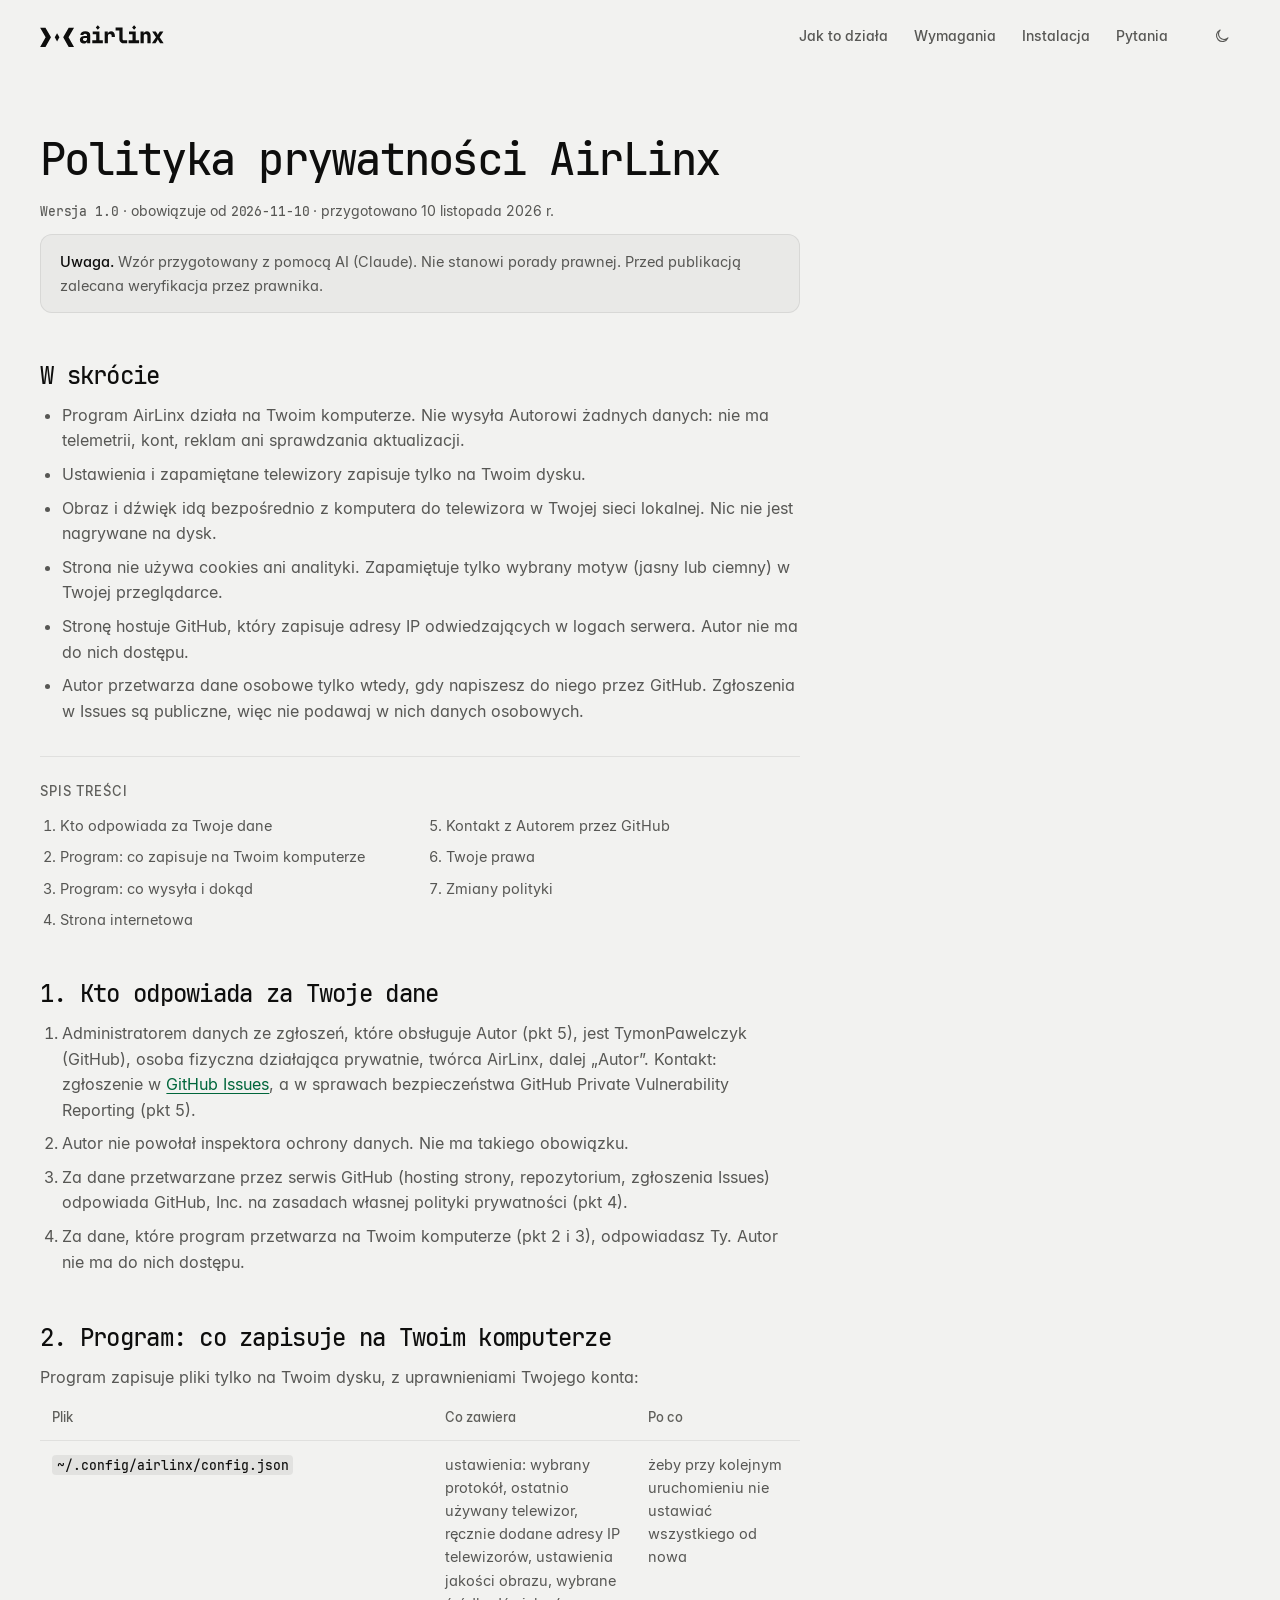
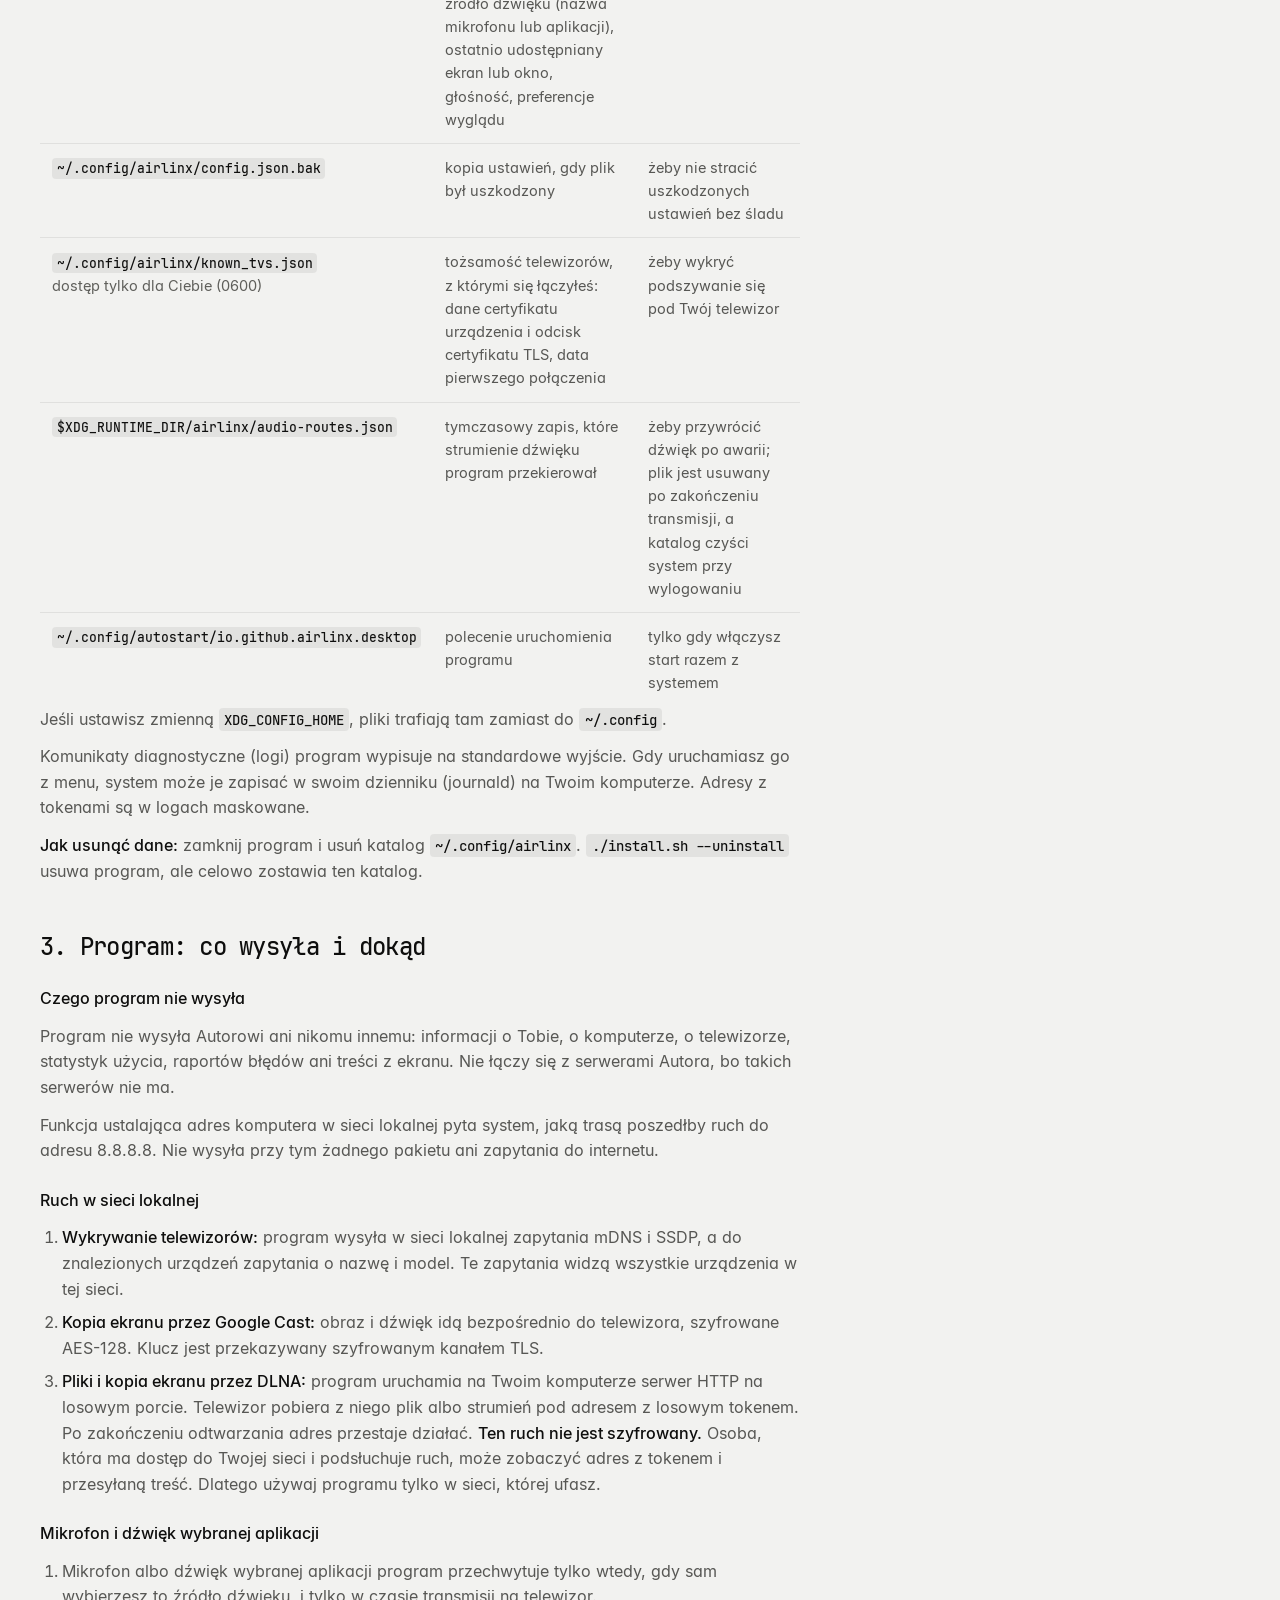
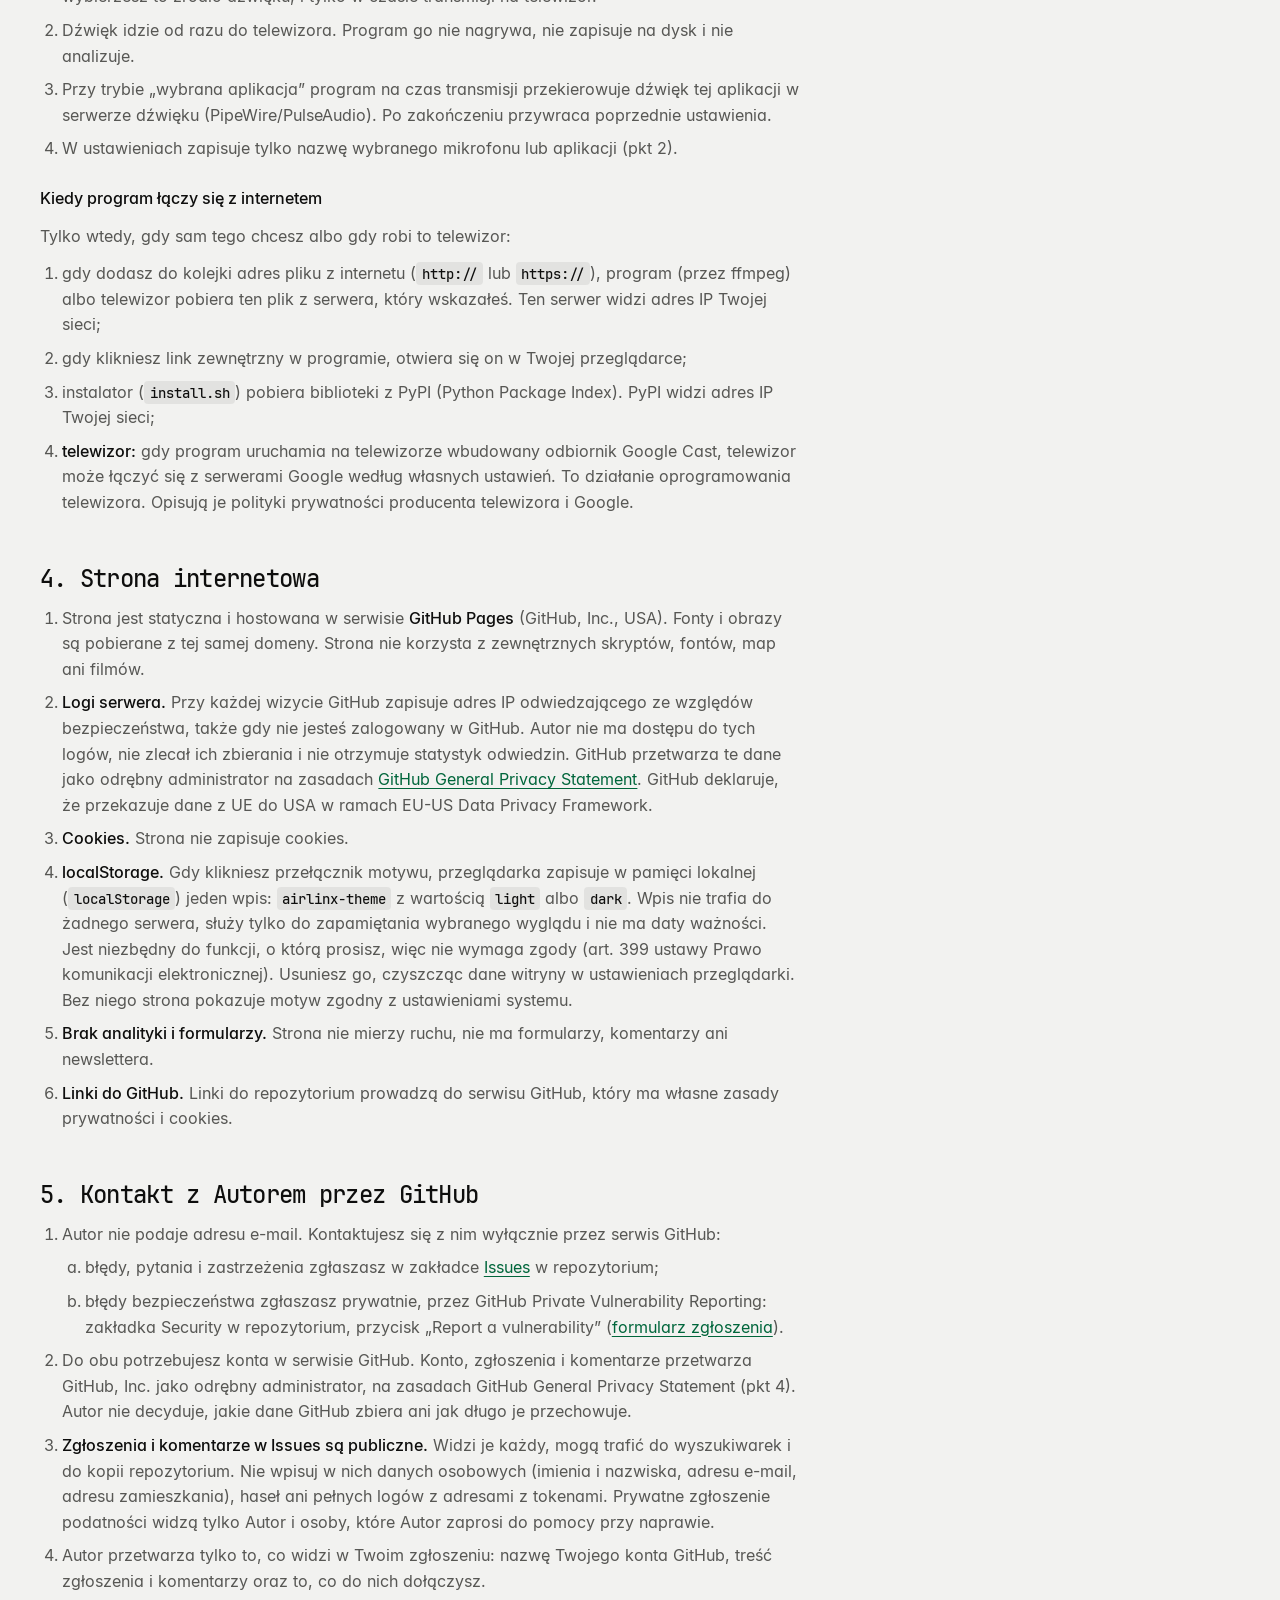
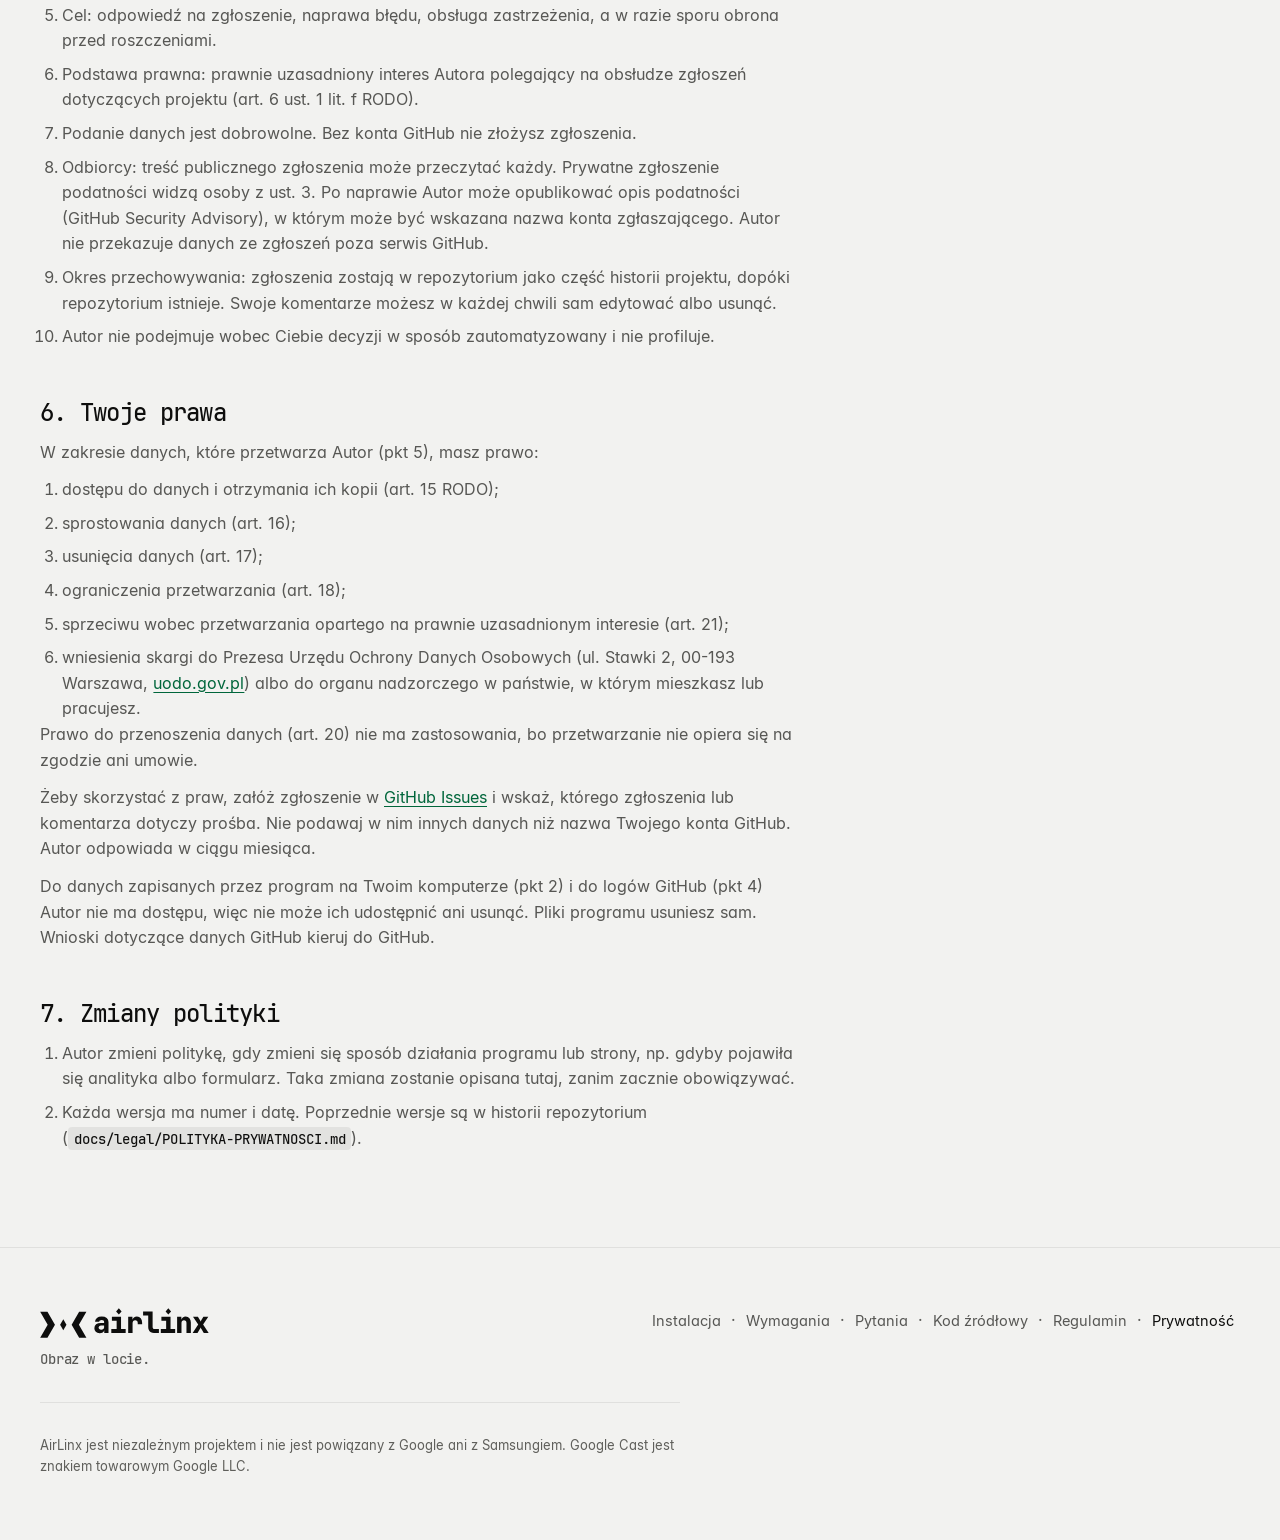
<file: site/prywatnosc.html>
<!doctype html>
<html lang="pl" class="no-js" data-repo-url="https://github.com/TymonPawelczyk/AirLinx">
<head>
  <meta charset="utf-8">
  <meta name="viewport" content="width=device-width, initial-scale=1">
  <title>Polityka prywatności · AirLinx</title>
  <meta name="description" content="Co AirLinx zapisuje na Twoim komputerze, czego nie wysyła, jak działa ruch w sieci lokalnej i jakie dane zbiera hosting strony.">
  <meta name="robots" content="index, follow">
  <link rel="canonical" href="https://tymonpawelczyk.github.io/AirLinx/prywatnosc.html">
  <meta name="theme-color" content="#000000" media="(prefers-color-scheme: dark)">
  <meta name="theme-color" content="#F2F2F0" media="(prefers-color-scheme: light)">
  <link rel="icon" href="assets/icons/favicon.svg" type="image/svg+xml">
  <link rel="icon" href="assets/icons/favicon-32.png" sizes="32x32" type="image/png">
  <link rel="apple-touch-icon" href="assets/icons/apple-touch-icon.png">
  <link rel="preload" href="assets/fonts/JetBrainsMono-Medium.woff" as="font" type="font/woff" crossorigin>
  <link rel="preload" href="assets/fonts/Inter-Regular.woff" as="font" type="font/woff" crossorigin>
  <script>
    /* Motyw ustawiamy przed pierwszym malowaniem, żeby nie mignął zły. */
    (function () {
      var d = document.documentElement;
      d.classList.remove("no-js"); d.classList.add("js");
      try { var t = localStorage.getItem("airlinx-theme"); if (t === "light" || t === "dark") d.setAttribute("data-theme", t); } catch (e) {}
    })();
  </script>
  <link rel="stylesheet" href="styles.css">
  <style>
    /* Strony prawne: tylko typografia długiego tekstu, reszta ze styles.css. */
    .legal { padding-block: clamp(24px, 5vw, 64px) var(--section); }
    .legal-doc { max-width: 760px; }
    .legal-doc h1 { font: 500 clamp(30px, 3.4vw, 44px)/1.1 var(--font-display); letter-spacing: -.04em; text-wrap: balance; }
    .legal-meta { margin-top: var(--sp-4); font-size: 14px; color: var(--text-3); }
    .legal-note { margin-top: var(--sp-6); padding: var(--sp-4) var(--sp-5); border-radius: var(--r-lg); background: var(--fill); box-shadow: inset 0 0 0 1px var(--border-subtle); font-size: 14.5px; color: var(--text-2); }
    .legal-note strong { color: var(--text); }
    .legal-doc h2 { margin-top: var(--sp-12); font: 500 clamp(20px, 1.9vw, 24px)/1.25 var(--font-display); letter-spacing: -.03em; scroll-margin-top: var(--sp-6); }
    .legal-doc h3 { margin-top: var(--sp-6); font-size: 16px; font-weight: 500; }
    .legal-doc p, .legal-doc li { color: var(--text-2); }
    .legal-doc h2 + p, .legal-doc h2 + ol, .legal-doc h2 + ul, .legal-doc h3 + p, .legal-doc h3 + ol, .legal-doc h3 + ul, .legal-doc p + p, .legal-doc p + ol, .legal-doc p + ul { margin-top: var(--sp-3); }
    .legal-doc ol, .legal-doc ul { padding-left: 1.4em; }
    .legal-doc ol { list-style: decimal; }
    .legal-doc ul { list-style: disc; }
    .legal-doc li + li { margin-top: var(--sp-2); }
    .legal-doc li > ol { margin-top: var(--sp-2); list-style: lower-alpha; }
    .legal-doc a { color: var(--accent-text); text-underline-offset: 3px; overflow-wrap: anywhere; }
    .legal-doc strong { font-weight: 500; }
    .legal-toc { margin-top: var(--sp-8); padding-top: var(--sp-6); border-top: 1px solid var(--border-subtle); }
    .legal-toc p { font-size: 13px; font-weight: 500; color: var(--text-3); letter-spacing: .08em; text-transform: uppercase; }
    .legal-toc ol { margin-top: var(--sp-3); columns: 2 220px; column-gap: var(--sp-8); font-size: 14.5px; }
    .legal-toc li { break-inside: avoid; }
    .legal-toc a { color: var(--text-2); text-decoration: none; }
    .legal-toc a:hover { color: var(--text); text-decoration: underline; }
    .table-scroll { margin-top: var(--sp-4); overflow-x: auto; }
    .legal-doc table { width: 100%; min-width: 560px; border-collapse: collapse; font-size: 14.5px; }
    .legal-doc th, .legal-doc td { text-align: left; vertical-align: top; padding: 12px var(--sp-3); border-top: 1px solid var(--border-subtle); color: var(--text-2); }
    .legal-doc thead th { border-top: 0; padding-top: 0; font-size: 13px; font-weight: 500; color: var(--text-3); }
    .legal-doc td:first-child { white-space: nowrap; }
    .foot-nav a[aria-current="page"] { color: var(--text); }
    .legal ~ .site-foot .foot-legal { margin-top: 0; padding-top: var(--sp-8); border-top: 1px solid var(--border-subtle); }
  </style>
  <script src="main.js" defer></script>
</head>
<body>

<svg class="sprite" aria-hidden="true" focusable="false">
  <symbol id="lockup" viewBox="53 53 715 127">
    <path d="M53.78 179.36 85.53 124.36 53.78 69.36H84.58L116.33 124.36L84.58 179.36Z"/>
    <path d="M249.5 179.36 217.74 124.36 249.5 69.36H218.69L186.94 124.36L218.69 179.36Z"/>
    <path class="frame" d="M138.19 124.36 151.64 101.07 165.08 124.36 151.64 147.65 138.19 124.36Z"/>
    <path d="M305.18 159.7Q295.01 159.7 289.06 153.81Q283.11 147.92 283.11 138.37Q283.11 128.08 290.42 122.13Q297.74 116.17 311.01 116.17H324.4V111.83Q324.4 107.99 321.73 105.82Q319.07 103.65 314.11 103.65Q309.4 103.65 306.61 105.51Q303.82 107.37 303.57 110.97H285.96Q286.33 100.92 293.9 94.97Q301.46 89.02 314.36 89.02Q327.87 89.02 335.44 95.22Q343 101.42 343 112.58V158.46H325.02V146.68Q323.78 152.75 318.51 156.23Q313.24 159.7 305.18 159.7ZM633.41 158.46V90.26H651.39V102.66Q652.88 96.46 657.77 92.74Q662.67 89.02 669.74 89.02Q679.66 89.02 685.67 95.96Q691.69 102.91 691.69 114.44V158.46H673.09V116.3Q673.09 110.97 670.3 108.05Q667.51 105.14 662.55 105.14Q657.59 105.14 654.8 108.05Q652.01 110.97 652.01 116.3V158.46ZM699.13 158.46 722.69 123.12 700.74 90.26H721.45L729.88 103.9Q730.87 105.51 731.74 107.49Q732.61 109.48 733.1 110.72Q733.6 109.48 734.47 107.49Q735.34 105.51 736.33 103.9L744.76 90.26H765.47L743.64 123.12L767.08 158.46H746.37L736.45 142.34Q735.46 140.6 734.53 138.68Q733.6 136.76 733.1 135.52Q732.61 136.76 731.74 138.68Q730.87 140.6 729.88 142.34L719.84 158.46ZM535.32 158.46Q528.13 158.46 522.68 155.42Q517.22 152.38 514.18 146.93Q511.14 141.47 511.14 134.28V84.68H489.44V67.94H529.74V133.66Q529.74 137.25 531.79 139.49Q533.84 141.72 537.18 141.72H556.4V158.46ZM354.9 158.46V141.72H377.47V107H357.38V90.26H396.07V141.72H415.66V158.46ZM564.46 158.46V141.72H587.03V107H566.94V90.26H605.63V141.72H625.22V158.46ZM426.33 158.46V90.26H444.31V103.15Q445.8 96.58 450.82 92.8Q455.84 89.02 463.4 89.02Q473.7 89.02 479.52 95.96Q485.35 102.91 485.35 115.06V121.88H466.75V116.3Q466.75 110.97 463.9 108.05Q461.05 105.14 455.84 105.14Q450.63 105.14 447.78 108.42Q444.93 111.71 444.93 117.79V158.46ZM311.75 144.82Q317.58 144.82 320.99 141.9Q324.4 138.99 324.4 134.28V127.33H311.38Q306.42 127.33 303.75 129.75Q301.09 132.17 301.09 136.01Q301.09 139.86 303.88 142.34Q306.67 144.82 311.75 144.82ZM584.69 67.32 596.33 53.78 607.98 67.32 596.33 80.86ZM375.13 67.32 386.77 53.78 398.42 67.32 386.77 80.86Z"/>
  </symbol>
  <symbol id="i-sun" viewBox="0 0 24 24"><circle cx="12" cy="12" r="4"/><path d="M12 2.5v2M12 19.5v2M2.5 12h2M19.5 12h2M5.3 5.3l1.4 1.4M17.3 17.3l1.4 1.4M5.3 18.7l1.4-1.4M17.3 6.7l1.4-1.4"/></symbol>
  <symbol id="i-moon" viewBox="0 0 24 24"><path d="M20 14.5A8 8 0 1 1 9.5 4a6.5 6.5 0 0 0 10.5 10.5Z"/></symbol>
</svg>

<a class="skip-link" href="#tresc">Przejdź do treści</a>

<header class="site-head">
  <div class="wrap head-row">
    <a class="brand" href="index.html" aria-label="AirLinx, strona główna">
      <svg class="lockup" viewBox="0 0 715 127" aria-hidden="true" focusable="false"><use href="#lockup"/></svg>
    </a>
    <nav class="head-nav" aria-label="Sekcje strony">
      <ul>
        <li><a href="index.html#jak-to-dziala">Jak to działa</a></li>
        <li><a href="index.html#wymagania">Wymagania</a></li>
        <li><a href="index.html#instalacja">Instalacja</a></li>
        <li><a href="index.html#faq">Pytania</a></li>
      </ul>
    </nav>
    <button class="icon-btn theme-toggle" type="button" data-theme-toggle aria-label="Włącz motyw jasny">
      <svg class="i i-to-light" aria-hidden="true"><use href="#i-sun"/></svg>
      <svg class="i i-to-dark" aria-hidden="true"><use href="#i-moon"/></svg>
    </button>
  </div>
</header>

<main id="tresc" tabindex="-1" class="legal">
  <div class="wrap">
    <article class="legal-doc">
      <h1>Polityka prywatności AirLinx</h1>
      <p class="legal-meta"><span class="num">Wersja 1.0</span> · obowiązuje od <span class="num">2026-11-10</span> · przygotowano 10 listopada 2026 r.</p>
      <p class="legal-note"><strong>Uwaga.</strong> Wzór przygotowany z pomocą AI (Claude). Nie stanowi porady prawnej. Przed publikacją zalecana weryfikacja przez prawnika.</p>

      <h2 id="skrot">W skrócie</h2>
      <ul>
        <li>Program AirLinx działa na Twoim komputerze. Nie wysyła Autorowi żadnych danych: nie ma telemetrii, kont, reklam ani sprawdzania aktualizacji.</li>
        <li>Ustawienia i zapamiętane telewizory zapisuje tylko na Twoim dysku.</li>
        <li>Obraz i dźwięk idą bezpośrednio z komputera do telewizora w Twojej sieci lokalnej. Nic nie jest nagrywane na dysk.</li>
        <li>Strona nie używa cookies ani analityki. Zapamiętuje tylko wybrany motyw (jasny lub ciemny) w Twojej przeglądarce.</li>
        <li>Stronę hostuje GitHub, który zapisuje adresy IP odwiedzających w logach serwera. Autor nie ma do nich dostępu.</li>
        <li>Autor przetwarza dane osobowe tylko wtedy, gdy napiszesz do niego przez GitHub. Zgłoszenia w Issues są publiczne, więc nie podawaj w nich danych osobowych.</li>
      </ul>

      <nav class="legal-toc" aria-labelledby="toc-h">
        <p id="toc-h">Spis treści</p>
        <ol>
          <li><a href="#p1">Kto odpowiada za Twoje dane</a></li>
          <li><a href="#p2">Program: co zapisuje na Twoim komputerze</a></li>
          <li><a href="#p3">Program: co wysyła i dokąd</a></li>
          <li><a href="#p4">Strona internetowa</a></li>
          <li><a href="#p5">Kontakt z Autorem przez GitHub</a></li>
          <li><a href="#p6">Twoje prawa</a></li>
          <li><a href="#p7">Zmiany polityki</a></li>
        </ol>
      </nav>

      <h2 id="p1">1. Kto odpowiada za Twoje dane</h2>
      <ol>
        <li>Administratorem danych ze zgłoszeń, które obsługuje Autor (pkt 5), jest TymonPawelczyk (GitHub), osoba fizyczna działająca prywatnie, twórca AirLinx, dalej „Autor”. Kontakt: zgłoszenie w <a href="https://github.com/TymonPawelczyk/AirLinx/issues">GitHub Issues</a>, a w sprawach bezpieczeństwa GitHub Private Vulnerability Reporting (pkt 5).</li>
        <li>Autor nie powołał inspektora ochrony danych. Nie ma takiego obowiązku.</li>
        <li>Za dane przetwarzane przez serwis GitHub (hosting strony, repozytorium, zgłoszenia Issues) odpowiada GitHub, Inc. na zasadach własnej polityki prywatności (pkt 4).</li>
        <li>Za dane, które program przetwarza na Twoim komputerze (pkt 2 i 3), odpowiadasz Ty. Autor nie ma do nich dostępu.</li>
      </ol>

      <h2 id="p2">2. Program: co zapisuje na Twoim komputerze</h2>
      <p>Program zapisuje pliki tylko na Twoim dysku, z uprawnieniami Twojego konta:</p>
      <div class="table-scroll">
        <table>
          <thead><tr><th scope="col">Plik</th><th scope="col">Co zawiera</th><th scope="col">Po co</th></tr></thead>
          <tbody>
            <tr><td><code>~/.config/airlinx/config.json</code></td><td>ustawienia: wybrany protokół, ostatnio używany telewizor, ręcznie dodane adresy IP telewizorów, ustawienia jakości obrazu, wybrane źródło dźwięku (nazwa mikrofonu lub aplikacji), ostatnio udostępniany ekran lub okno, głośność, preferencje wyglądu</td><td>żeby przy kolejnym uruchomieniu nie ustawiać wszystkiego od nowa</td></tr>
            <tr><td><code>~/.config/airlinx/config.json.bak</code></td><td>kopia ustawień, gdy plik był uszkodzony</td><td>żeby nie stracić uszkodzonych ustawień bez śladu</td></tr>
            <tr><td><code>~/.config/airlinx/known_tvs.json</code><br><span class="faint">dostęp tylko dla Ciebie (0600)</span></td><td>tożsamość telewizorów, z którymi się łączyłeś: dane certyfikatu urządzenia i odcisk certyfikatu TLS, data pierwszego połączenia</td><td>żeby wykryć podszywanie się pod Twój telewizor</td></tr>
            <tr><td><code>$XDG_RUNTIME_DIR/airlinx/audio-routes.json</code></td><td>tymczasowy zapis, które strumienie dźwięku program przekierował</td><td>żeby przywrócić dźwięk po awarii; plik jest usuwany po zakończeniu transmisji, a katalog czyści system przy wylogowaniu</td></tr>
            <tr><td><code>~/.config/autostart/io.github.airlinx.desktop</code></td><td>polecenie uruchomienia programu</td><td>tylko gdy włączysz start razem z systemem</td></tr>
          </tbody>
        </table>
      </div>
      <p>Jeśli ustawisz zmienną <code>XDG_CONFIG_HOME</code>, pliki trafiają tam zamiast do <code>~/.config</code>.</p>
      <p>Komunikaty diagnostyczne (logi) program wypisuje na standardowe wyjście. Gdy uruchamiasz go z menu, system może je zapisać w swoim dzienniku (journald) na Twoim komputerze. Adresy z tokenami są w logach maskowane.</p>
      <p><strong>Jak usunąć dane:</strong> zamknij program i usuń katalog <code>~/.config/airlinx</code>. <code>./install.sh --uninstall</code> usuwa program, ale celowo zostawia ten katalog.</p>

      <h2 id="p3">3. Program: co wysyła i dokąd</h2>
      <h3>Czego program nie wysyła</h3>
      <p>Program nie wysyła Autorowi ani nikomu innemu: informacji o Tobie, o komputerze, o telewizorze, statystyk użycia, raportów błędów ani treści z ekranu. Nie łączy się z serwerami Autora, bo takich serwerów nie ma.</p>
      <p>Funkcja ustalająca adres komputera w sieci lokalnej pyta system, jaką trasą poszedłby ruch do adresu 8.8.8.8. Nie wysyła przy tym żadnego pakietu ani zapytania do internetu.</p>

      <h3>Ruch w sieci lokalnej</h3>
      <ol>
        <li><strong>Wykrywanie telewizorów:</strong> program wysyła w sieci lokalnej zapytania mDNS i SSDP, a do znalezionych urządzeń zapytania o nazwę i model. Te zapytania widzą wszystkie urządzenia w tej sieci.</li>
        <li><strong>Kopia ekranu przez Google Cast:</strong> obraz i dźwięk idą bezpośrednio do telewizora, szyfrowane AES-128. Klucz jest przekazywany szyfrowanym kanałem TLS.</li>
        <li><strong>Pliki i kopia ekranu przez DLNA:</strong> program uruchamia na Twoim komputerze serwer HTTP na losowym porcie. Telewizor pobiera z niego plik albo strumień pod adresem z losowym tokenem. Po zakończeniu odtwarzania adres przestaje działać. <strong>Ten ruch nie jest szyfrowany.</strong> Osoba, która ma dostęp do Twojej sieci i podsłuchuje ruch, może zobaczyć adres z tokenem i przesyłaną treść. Dlatego używaj programu tylko w sieci, której ufasz.</li>
      </ol>

      <h3>Mikrofon i dźwięk wybranej aplikacji</h3>
      <ol>
        <li>Mikrofon albo dźwięk wybranej aplikacji program przechwytuje tylko wtedy, gdy sam wybierzesz to źródło dźwięku, i tylko w czasie transmisji na telewizor.</li>
        <li>Dźwięk idzie od razu do telewizora. Program go nie nagrywa, nie zapisuje na dysk i nie analizuje.</li>
        <li>Przy trybie „wybrana aplikacja” program na czas transmisji przekierowuje dźwięk tej aplikacji w serwerze dźwięku (PipeWire/PulseAudio). Po zakończeniu przywraca poprzednie ustawienia.</li>
        <li>W ustawieniach zapisuje tylko nazwę wybranego mikrofonu lub aplikacji (pkt 2).</li>
      </ol>

      <h3>Kiedy program łączy się z internetem</h3>
      <p>Tylko wtedy, gdy sam tego chcesz albo gdy robi to telewizor:</p>
      <ol>
        <li>gdy dodasz do kolejki adres pliku z internetu (<code>http://</code> lub <code>https://</code>), program (przez ffmpeg) albo telewizor pobiera ten plik z serwera, który wskazałeś. Ten serwer widzi adres IP Twojej sieci;</li>
        <li>gdy klikniesz link zewnętrzny w programie, otwiera się on w Twojej przeglądarce;</li>
        <li>instalator (<code>install.sh</code>) pobiera biblioteki z PyPI (Python Package Index). PyPI widzi adres IP Twojej sieci;</li>
        <li><strong>telewizor:</strong> gdy program uruchamia na telewizorze wbudowany odbiornik Google Cast, telewizor może łączyć się z serwerami Google według własnych ustawień. To działanie oprogramowania telewizora. Opisują je polityki prywatności producenta telewizora i Google.</li>
      </ol>

      <h2 id="p4">4. Strona internetowa</h2>
      <ol>
        <li>Strona jest statyczna i hostowana w serwisie <strong>GitHub Pages</strong> (GitHub, Inc., USA). Fonty i obrazy są pobierane z tej samej domeny. Strona nie korzysta z zewnętrznych skryptów, fontów, map ani filmów.</li>
        <li><strong>Logi serwera.</strong> Przy każdej wizycie GitHub zapisuje adres IP odwiedzającego ze względów bezpieczeństwa, także gdy nie jesteś zalogowany w GitHub. Autor nie ma dostępu do tych logów, nie zlecał ich zbierania i nie otrzymuje statystyk odwiedzin. GitHub przetwarza te dane jako odrębny administrator na zasadach <a href="https://docs.github.com/en/site-policy/privacy-policies/github-general-privacy-statement">GitHub General Privacy Statement</a>. GitHub deklaruje, że przekazuje dane z UE do USA w ramach EU-US Data Privacy Framework.</li>
        <li><strong>Cookies.</strong> Strona nie zapisuje cookies.</li>
        <li><strong>localStorage.</strong> Gdy klikniesz przełącznik motywu, przeglądarka zapisuje w pamięci lokalnej (<code>localStorage</code>) jeden wpis: <code>airlinx-theme</code> z wartością <code>light</code> albo <code>dark</code>. Wpis nie trafia do żadnego serwera, służy tylko do zapamiętania wybranego wyglądu i nie ma daty ważności. Jest niezbędny do funkcji, o którą prosisz, więc nie wymaga zgody (art. 399 ustawy Prawo komunikacji elektronicznej). Usuniesz go, czyszcząc dane witryny w ustawieniach przeglądarki. Bez niego strona pokazuje motyw zgodny z ustawieniami systemu.</li>
        <li><strong>Brak analityki i formularzy.</strong> Strona nie mierzy ruchu, nie ma formularzy, komentarzy ani newslettera.</li>
        <li><strong>Linki do GitHub.</strong> Linki do repozytorium prowadzą do serwisu GitHub, który ma własne zasady prywatności i cookies.</li>
      </ol>

      <h2 id="p5">5. Kontakt z Autorem przez GitHub</h2>
      <ol>
        <li>Autor nie podaje adresu e-mail. Kontaktujesz się z nim wyłącznie przez serwis GitHub:
          <ol>
            <li>błędy, pytania i zastrzeżenia zgłaszasz w zakładce <a href="https://github.com/TymonPawelczyk/AirLinx/issues">Issues</a> w repozytorium;</li>
            <li>błędy bezpieczeństwa zgłaszasz prywatnie, przez GitHub Private Vulnerability Reporting: zakładka Security w repozytorium, przycisk „Report a vulnerability” (<a href="https://github.com/TymonPawelczyk/AirLinx/security/advisories/new">formularz zgłoszenia</a>).</li>
          </ol>
        </li>
        <li>Do obu potrzebujesz konta w serwisie GitHub. Konto, zgłoszenia i komentarze przetwarza GitHub, Inc. jako odrębny administrator, na zasadach GitHub General Privacy Statement (pkt 4). Autor nie decyduje, jakie dane GitHub zbiera ani jak długo je przechowuje.</li>
        <li><strong>Zgłoszenia i komentarze w Issues są publiczne.</strong> Widzi je każdy, mogą trafić do wyszukiwarek i do kopii repozytorium. Nie wpisuj w nich danych osobowych (imienia i nazwiska, adresu e-mail, adresu zamieszkania), haseł ani pełnych logów z adresami z tokenami. Prywatne zgłoszenie podatności widzą tylko Autor i osoby, które Autor zaprosi do pomocy przy naprawie.</li>
        <li>Autor przetwarza tylko to, co widzi w Twoim zgłoszeniu: nazwę Twojego konta GitHub, treść zgłoszenia i komentarzy oraz to, co do nich dołączysz.</li>
        <li>Cel: odpowiedź na zgłoszenie, naprawa błędu, obsługa zastrzeżenia, a w razie sporu obrona przed roszczeniami.</li>
        <li>Podstawa prawna: prawnie uzasadniony interes Autora polegający na obsłudze zgłoszeń dotyczących projektu (art. 6 ust. 1 lit. f RODO).</li>
        <li>Podanie danych jest dobrowolne. Bez konta GitHub nie złożysz zgłoszenia.</li>
        <li>Odbiorcy: treść publicznego zgłoszenia może przeczytać każdy. Prywatne zgłoszenie podatności widzą osoby z ust. 3. Po naprawie Autor może opublikować opis podatności (GitHub Security Advisory), w którym może być wskazana nazwa konta zgłaszającego. Autor nie przekazuje danych ze zgłoszeń poza serwis GitHub.</li>
        <li>Okres przechowywania: zgłoszenia zostają w repozytorium jako część historii projektu, dopóki repozytorium istnieje. Swoje komentarze możesz w każdej chwili sam edytować albo usunąć.</li>
        <li>Autor nie podejmuje wobec Ciebie decyzji w sposób zautomatyzowany i nie profiluje.</li>
      </ol>

      <h2 id="p6">6. Twoje prawa</h2>
      <p>W zakresie danych, które przetwarza Autor (pkt 5), masz prawo:</p>
      <ol>
        <li>dostępu do danych i otrzymania ich kopii (art. 15 RODO);</li>
        <li>sprostowania danych (art. 16);</li>
        <li>usunięcia danych (art. 17);</li>
        <li>ograniczenia przetwarzania (art. 18);</li>
        <li>sprzeciwu wobec przetwarzania opartego na prawnie uzasadnionym interesie (art. 21);</li>
        <li>wniesienia skargi do Prezesa Urzędu Ochrony Danych Osobowych (ul. Stawki 2, 00-193 Warszawa, <a href="https://uodo.gov.pl">uodo.gov.pl</a>) albo do organu nadzorczego w państwie, w którym mieszkasz lub pracujesz.</li>
      </ol>
      <p>Prawo do przenoszenia danych (art. 20) nie ma zastosowania, bo przetwarzanie nie opiera się na zgodzie ani umowie.</p>
      <p>Żeby skorzystać z praw, załóż zgłoszenie w <a href="https://github.com/TymonPawelczyk/AirLinx/issues">GitHub Issues</a> i wskaż, którego zgłoszenia lub komentarza dotyczy prośba. Nie podawaj w nim innych danych niż nazwa Twojego konta GitHub. Autor odpowiada w ciągu miesiąca.</p>
      <p>Do danych zapisanych przez program na Twoim komputerze (pkt 2) i do logów GitHub (pkt 4) Autor nie ma dostępu, więc nie może ich udostępnić ani usunąć. Pliki programu usuniesz sam. Wnioski dotyczące danych GitHub kieruj do GitHub.</p>

      <h2 id="p7">7. Zmiany polityki</h2>
      <ol>
        <li>Autor zmieni politykę, gdy zmieni się sposób działania programu lub strony, np. gdyby pojawiła się analityka albo formularz. Taka zmiana zostanie opisana tutaj, zanim zacznie obowiązywać.</li>
        <li>Każda wersja ma numer i datę. Poprzednie wersje są w historii repozytorium (<code>docs/legal/POLITYKA-PRYWATNOSCI.md</code>).</li>
      </ol>
    </article>
  </div>
</main>

<footer class="site-foot">
  <div class="wrap foot-grid">
    <div class="foot-brand">
      <svg class="lockup foot-lockup" viewBox="0 0 715 127" role="img" aria-label="AirLinx" focusable="false"><use href="#lockup"/></svg>
      <p class="foot-line">Obraz w locie.</p>
    </div>
    <nav class="foot-nav" aria-label="Stopka">
      <ul>
        <li><a href="index.html#instalacja">Instalacja</a></li>
        <li><a href="index.html#wymagania">Wymagania</a></li>
        <li><a href="index.html#faq">Pytania</a></li>
        <li data-repo-item hidden><a href="index.html" data-repo-link>Kod źródłowy</a></li>
        <li><a href="regulamin.html">Regulamin</a></li>
        <li><a href="prywatnosc.html" aria-current="page">Prywatność</a></li>
      </ul>
    </nav>
    <p class="foot-legal">AirLinx jest niezależnym projektem i nie jest powiązany z Google ani z Samsungiem. Google Cast jest znakiem towarowym Google LLC.</p>
  </div>
</footer>

</body>
</html>
</file>
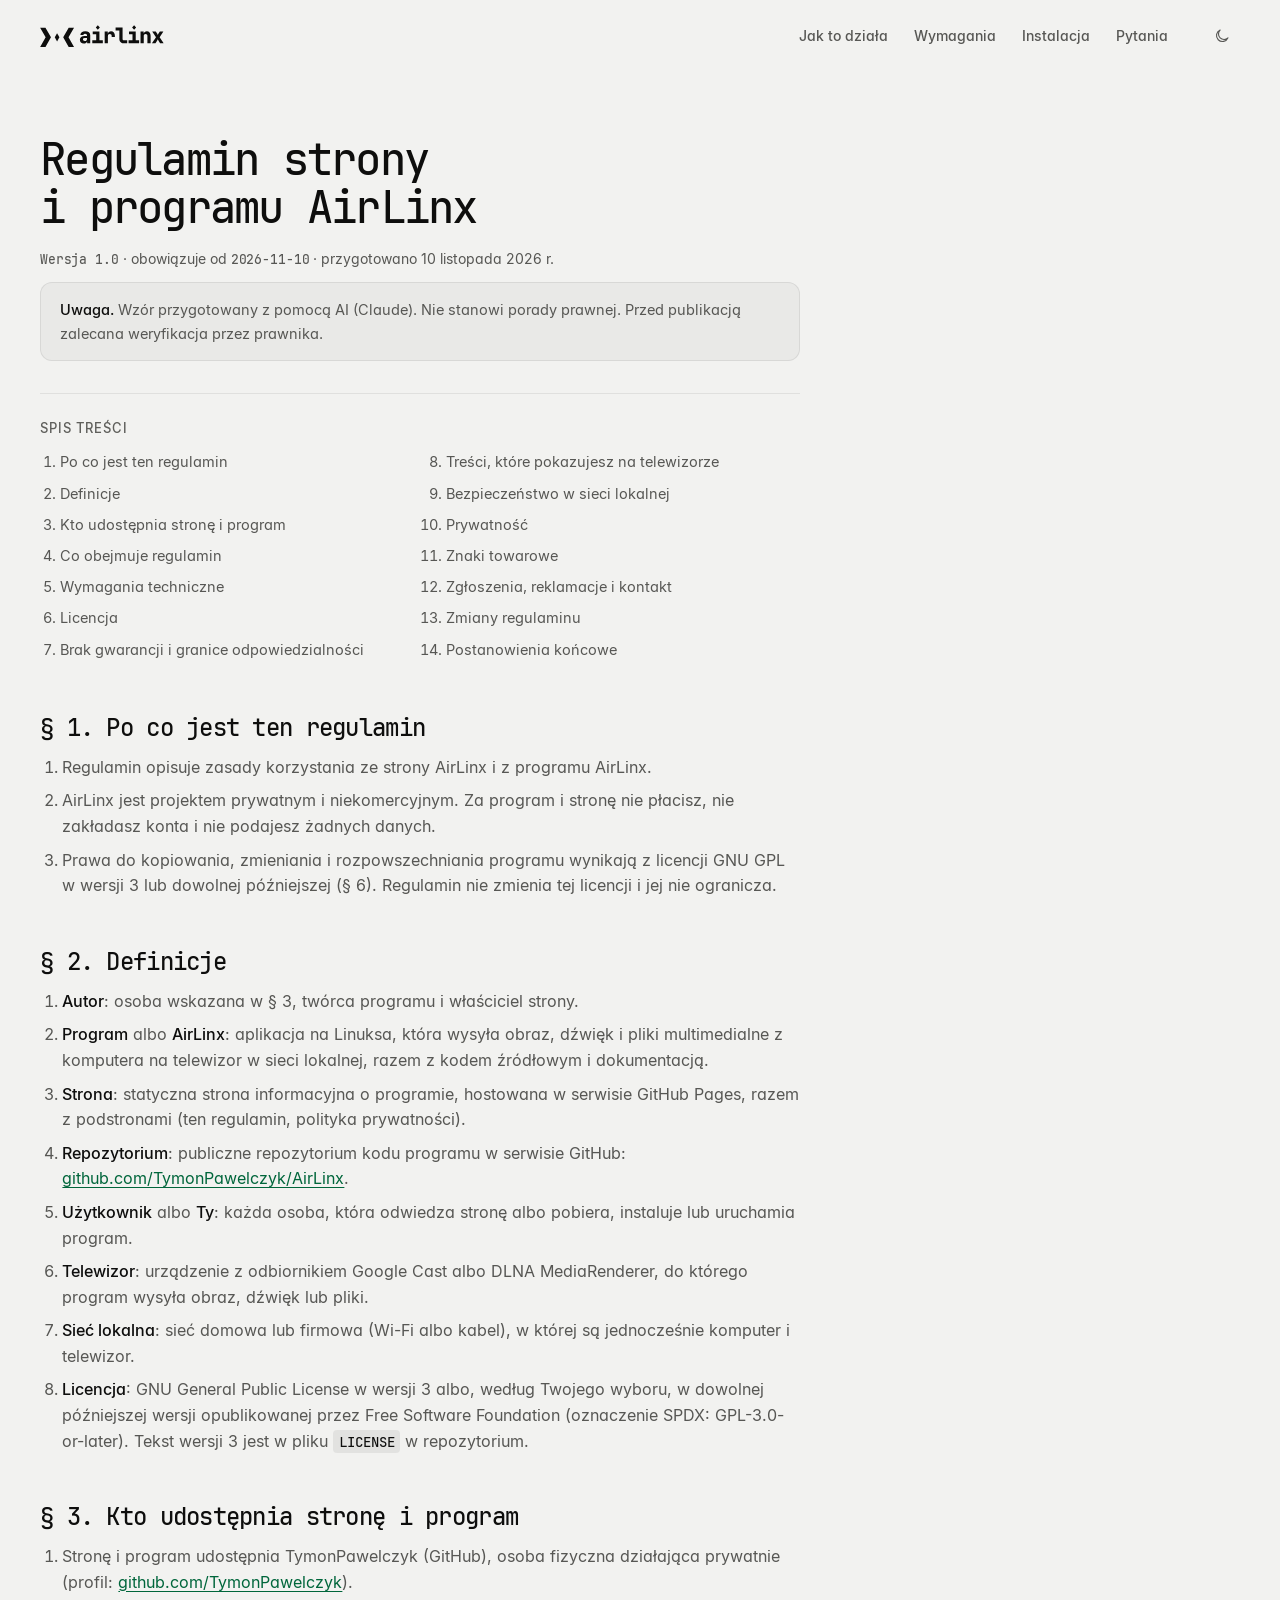
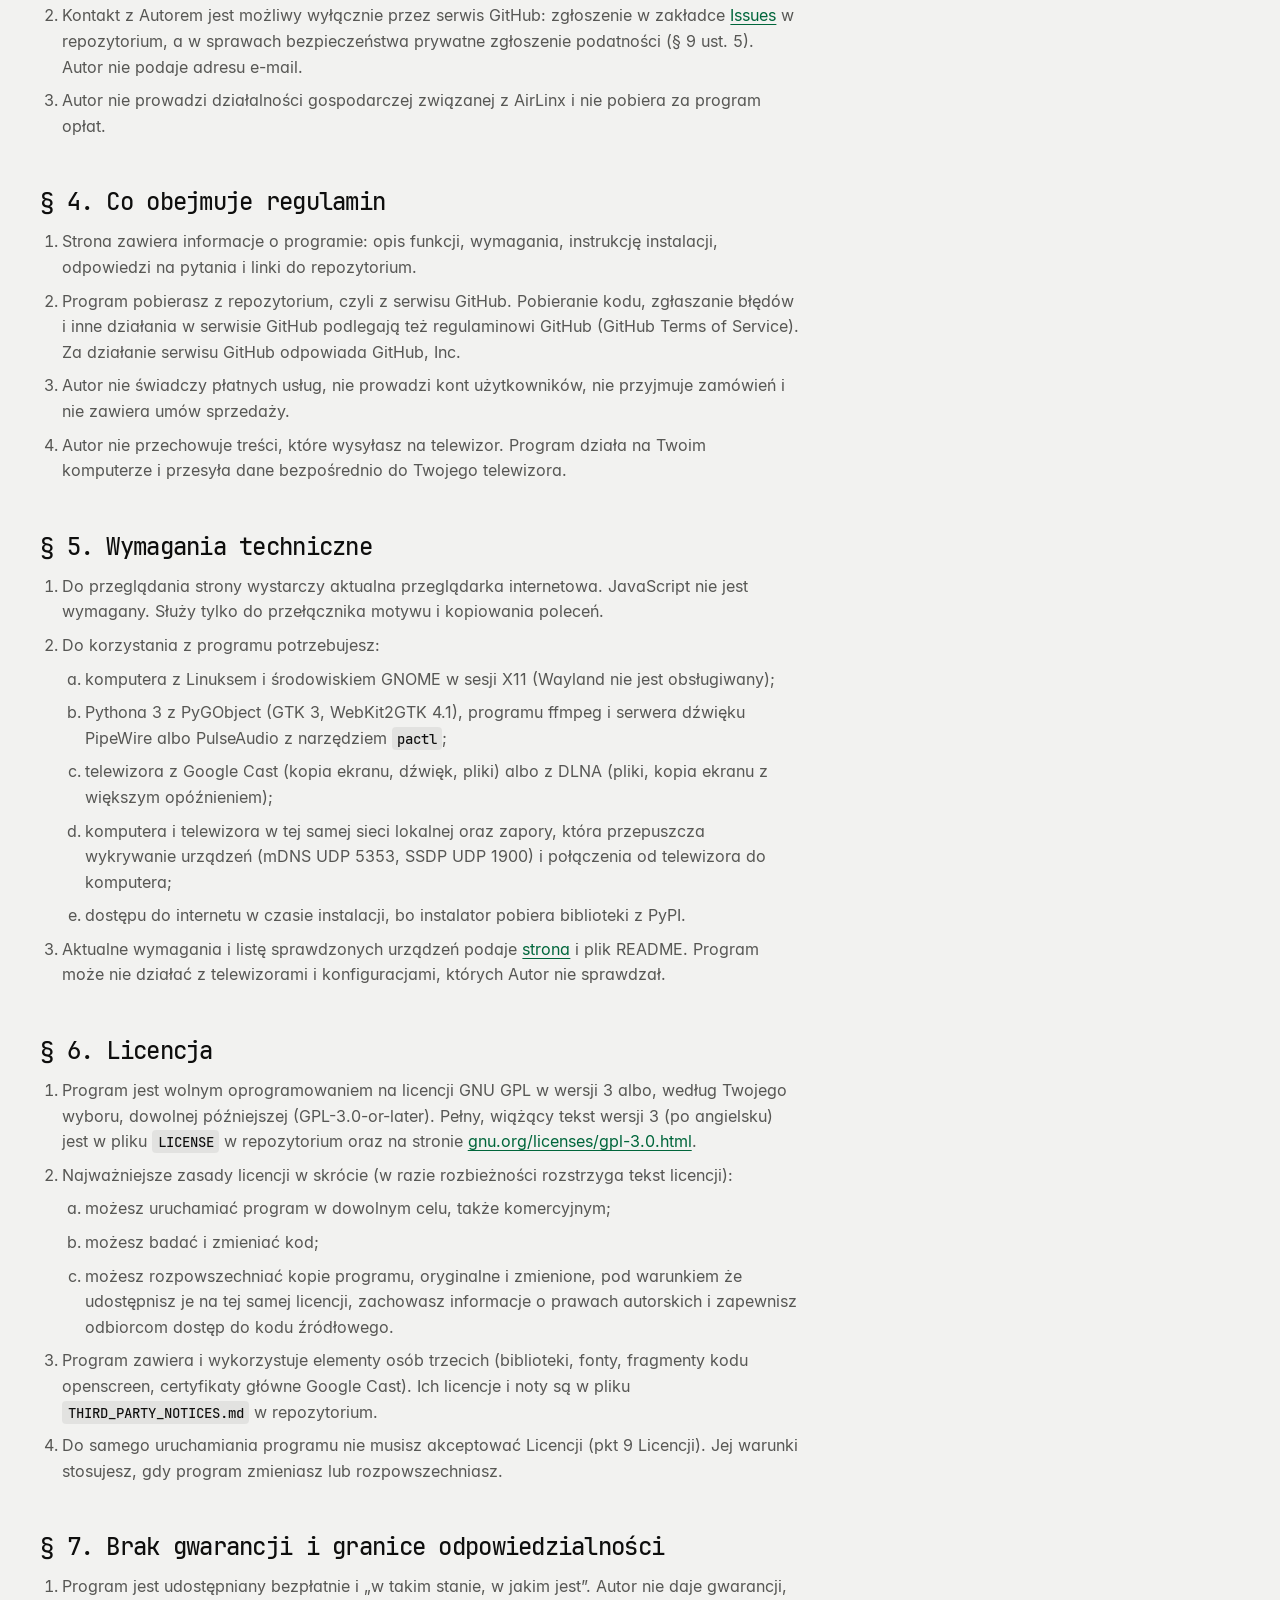
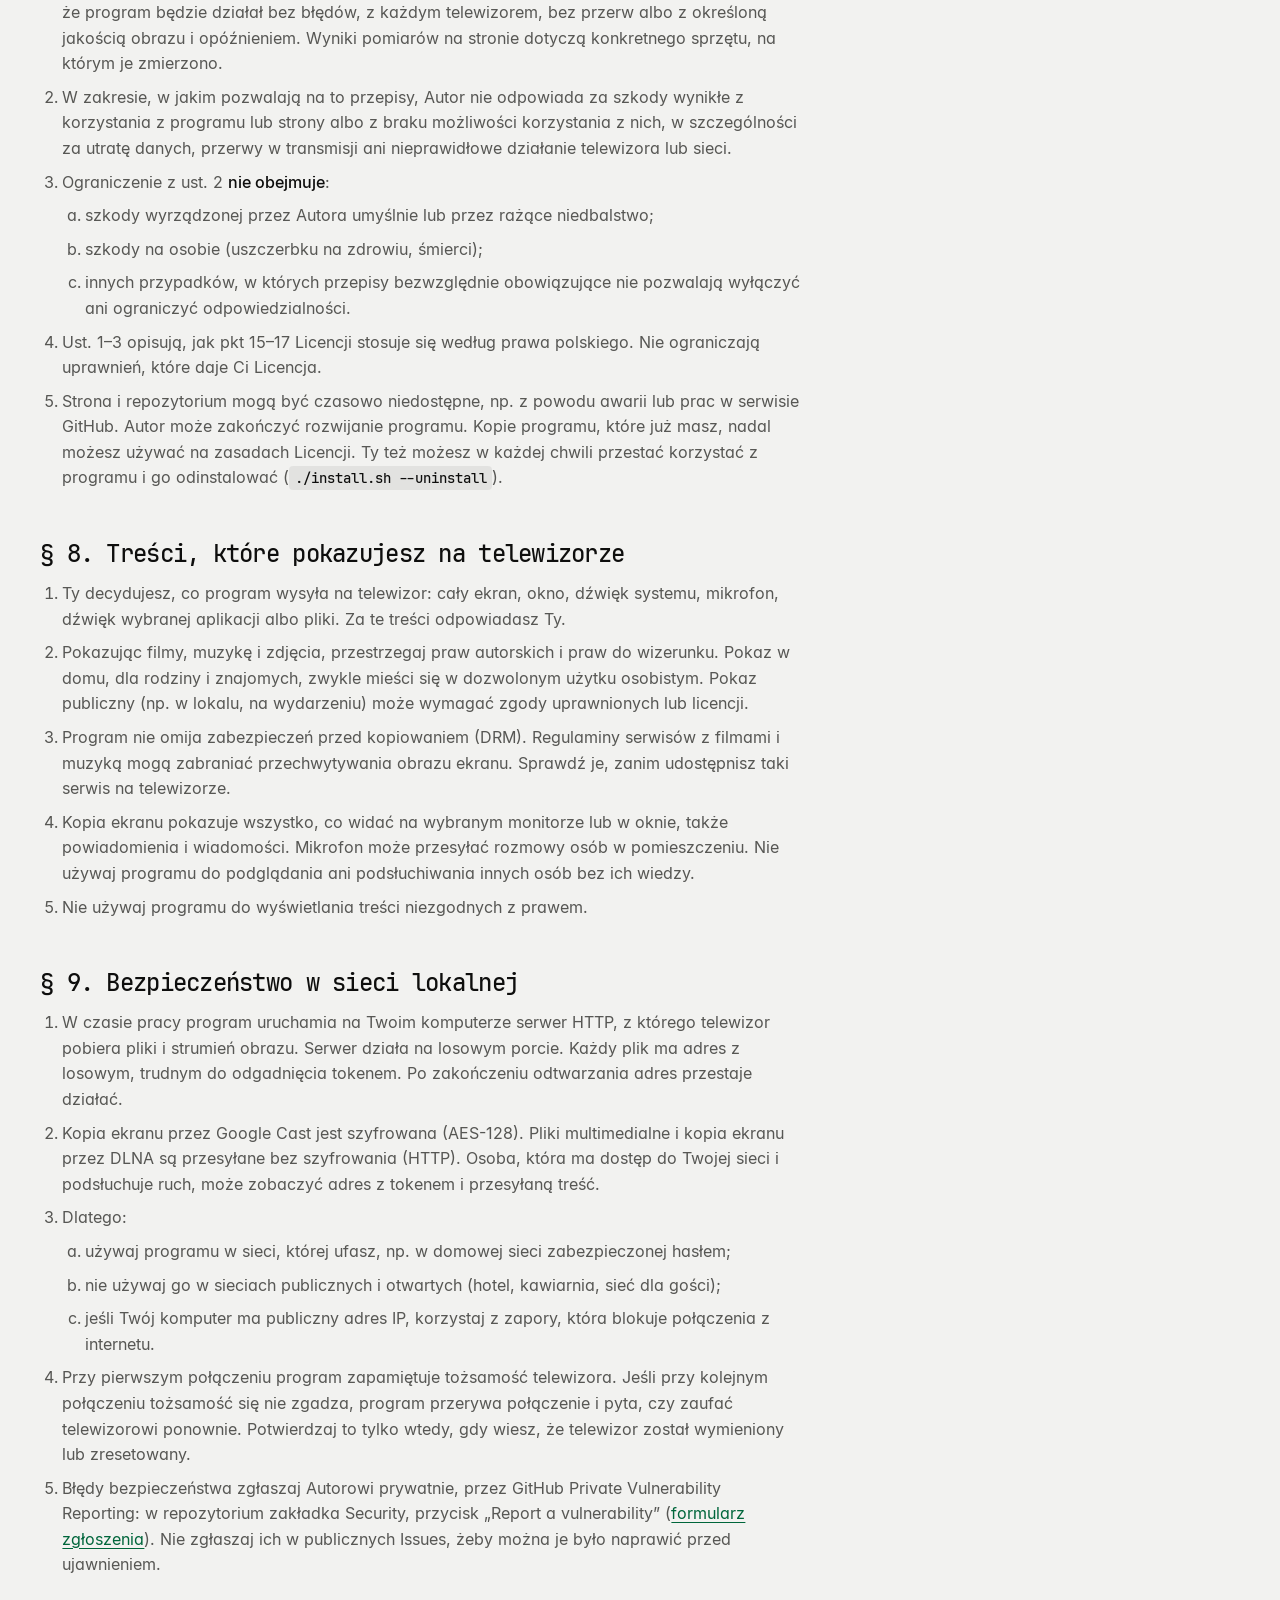
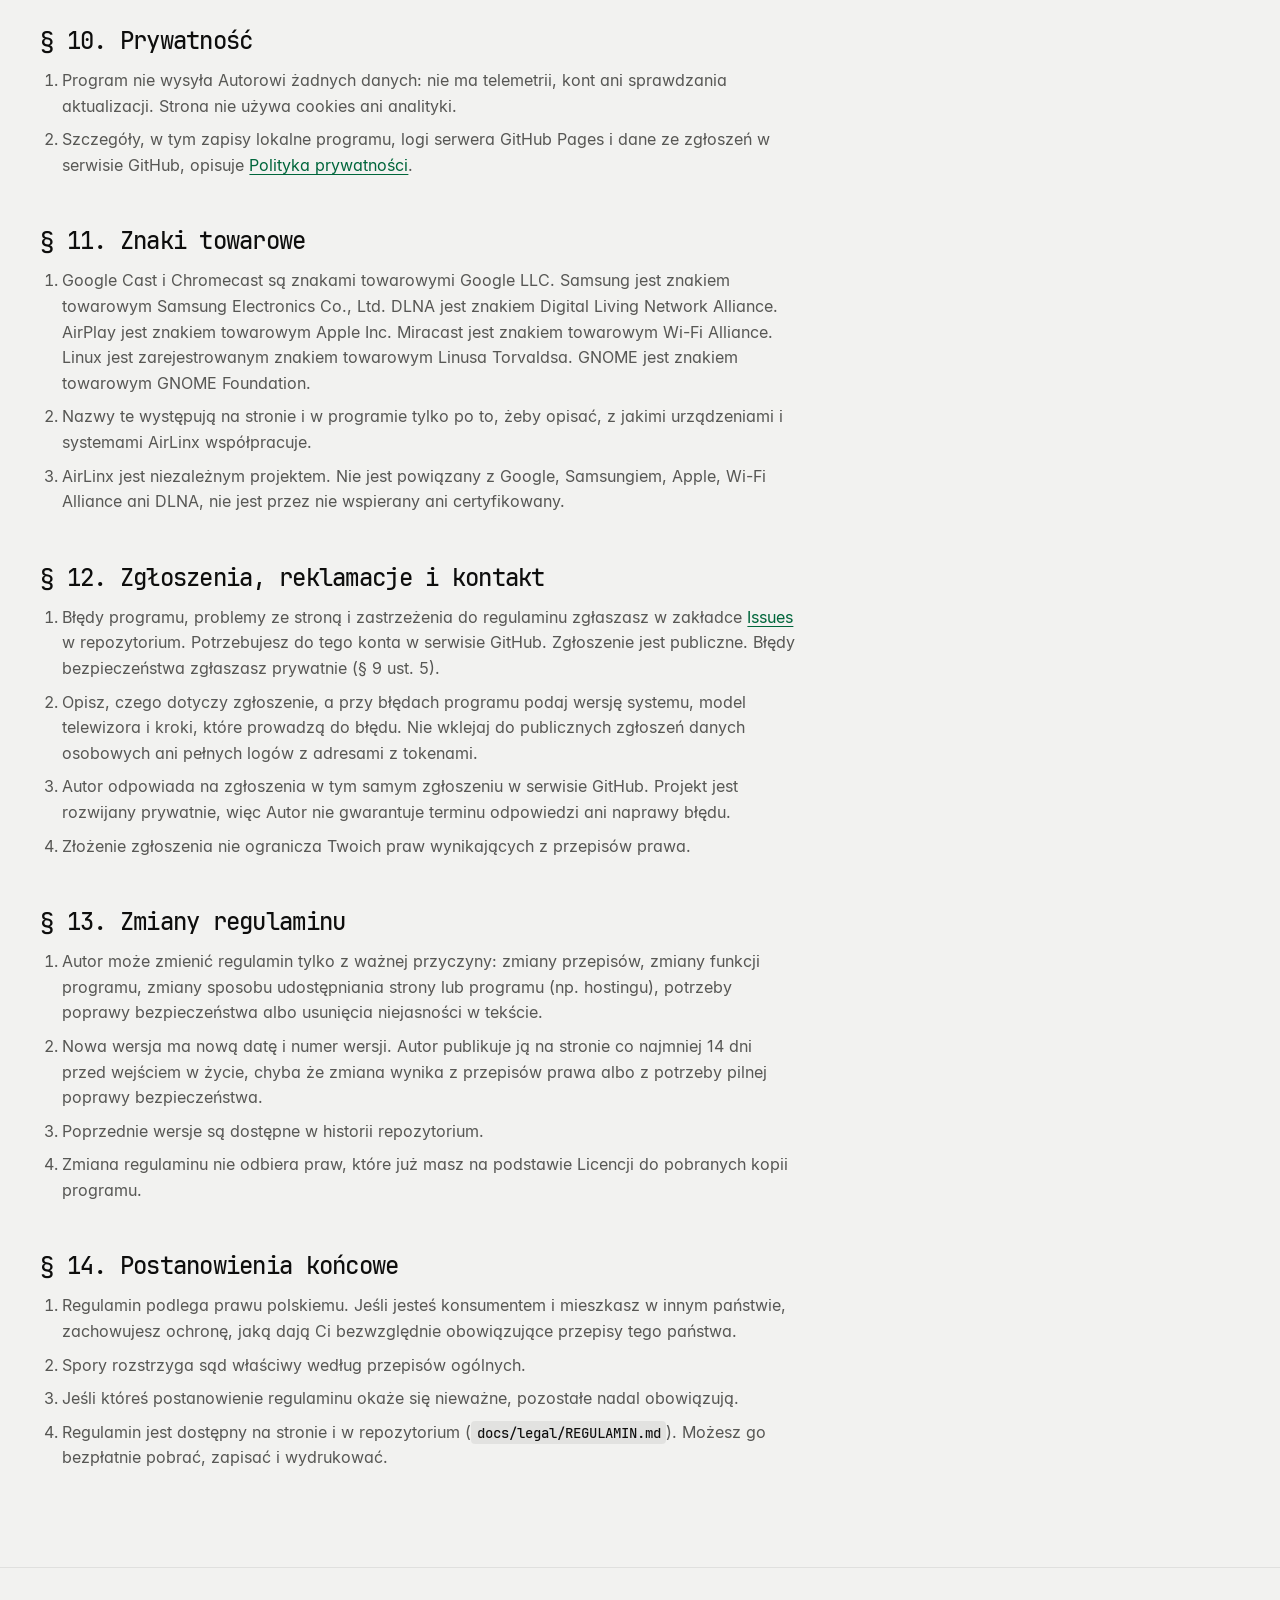
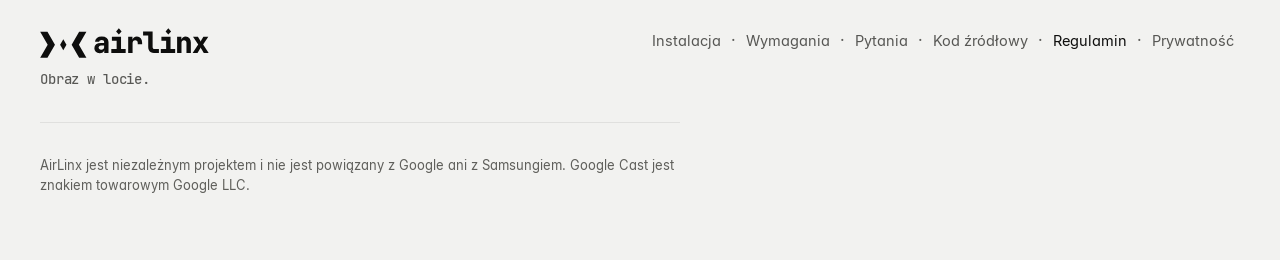
<file: site/regulamin.html>
<!doctype html>
<html lang="pl" class="no-js" data-repo-url="https://github.com/TymonPawelczyk/AirLinx">
<head>
  <meta charset="utf-8">
  <meta name="viewport" content="width=device-width, initial-scale=1">
  <title>Regulamin · AirLinx</title>
  <meta name="description" content="Zasady korzystania ze strony i programu AirLinx: licencja GPL-3.0, granice odpowiedzialności, bezpieczeństwo w sieci lokalnej, kontakt.">
  <meta name="robots" content="index, follow">
  <link rel="canonical" href="https://tymonpawelczyk.github.io/AirLinx/regulamin.html">
  <meta name="theme-color" content="#000000" media="(prefers-color-scheme: dark)">
  <meta name="theme-color" content="#F2F2F0" media="(prefers-color-scheme: light)">
  <link rel="icon" href="assets/icons/favicon.svg" type="image/svg+xml">
  <link rel="icon" href="assets/icons/favicon-32.png" sizes="32x32" type="image/png">
  <link rel="apple-touch-icon" href="assets/icons/apple-touch-icon.png">
  <link rel="preload" href="assets/fonts/JetBrainsMono-Medium.woff" as="font" type="font/woff" crossorigin>
  <link rel="preload" href="assets/fonts/Inter-Regular.woff" as="font" type="font/woff" crossorigin>
  <script>
    /* Motyw ustawiamy przed pierwszym malowaniem, żeby nie mignął zły. */
    (function () {
      var d = document.documentElement;
      d.classList.remove("no-js"); d.classList.add("js");
      try { var t = localStorage.getItem("airlinx-theme"); if (t === "light" || t === "dark") d.setAttribute("data-theme", t); } catch (e) {}
    })();
  </script>
  <link rel="stylesheet" href="styles.css">
  <style>
    /* Strony prawne: tylko typografia długiego tekstu, reszta ze styles.css. */
    .legal { padding-block: clamp(24px, 5vw, 64px) var(--section); }
    .legal-doc { max-width: 760px; }
    .legal-doc h1 { font: 500 clamp(30px, 3.4vw, 44px)/1.1 var(--font-display); letter-spacing: -.04em; text-wrap: balance; }
    .legal-meta { margin-top: var(--sp-4); font-size: 14px; color: var(--text-3); }
    .legal-note { margin-top: var(--sp-6); padding: var(--sp-4) var(--sp-5); border-radius: var(--r-lg); background: var(--fill); box-shadow: inset 0 0 0 1px var(--border-subtle); font-size: 14.5px; color: var(--text-2); }
    .legal-note strong { color: var(--text); }
    .legal-doc h2 { margin-top: var(--sp-12); font: 500 clamp(20px, 1.9vw, 24px)/1.25 var(--font-display); letter-spacing: -.03em; scroll-margin-top: var(--sp-6); }
    .legal-doc h3 { margin-top: var(--sp-6); font-size: 16px; font-weight: 500; }
    .legal-doc p, .legal-doc li { color: var(--text-2); }
    .legal-doc h2 + p, .legal-doc h2 + ol, .legal-doc h2 + ul, .legal-doc h3 + p, .legal-doc h3 + ol, .legal-doc h3 + ul, .legal-doc p + p, .legal-doc p + ol, .legal-doc p + ul { margin-top: var(--sp-3); }
    .legal-doc ol, .legal-doc ul { padding-left: 1.4em; }
    .legal-doc ol { list-style: decimal; }
    .legal-doc ul { list-style: disc; }
    .legal-doc li + li { margin-top: var(--sp-2); }
    .legal-doc li > ol { margin-top: var(--sp-2); list-style: lower-alpha; }
    .legal-doc a { color: var(--accent-text); text-underline-offset: 3px; overflow-wrap: anywhere; }
    .legal-doc strong { font-weight: 500; }
    .legal-toc { margin-top: var(--sp-8); padding-top: var(--sp-6); border-top: 1px solid var(--border-subtle); }
    .legal-toc p { font-size: 13px; font-weight: 500; color: var(--text-3); letter-spacing: .08em; text-transform: uppercase; }
    .legal-toc ol { margin-top: var(--sp-3); columns: 2 220px; column-gap: var(--sp-8); font-size: 14.5px; }
    .legal-toc li { break-inside: avoid; }
    .legal-toc a { color: var(--text-2); text-decoration: none; }
    .legal-toc a:hover { color: var(--text); text-decoration: underline; }
    .table-scroll { margin-top: var(--sp-4); overflow-x: auto; }
    .legal-doc table { width: 100%; min-width: 560px; border-collapse: collapse; font-size: 14.5px; }
    .legal-doc th, .legal-doc td { text-align: left; vertical-align: top; padding: 12px var(--sp-3); border-top: 1px solid var(--border-subtle); color: var(--text-2); }
    .legal-doc thead th { border-top: 0; padding-top: 0; font-size: 13px; font-weight: 500; color: var(--text-3); }
    .legal-doc td:first-child { white-space: nowrap; }
    .foot-nav a[aria-current="page"] { color: var(--text); }
    .legal ~ .site-foot .foot-legal { margin-top: 0; padding-top: var(--sp-8); border-top: 1px solid var(--border-subtle); }
  </style>
  <script src="main.js" defer></script>
</head>
<body>

<svg class="sprite" aria-hidden="true" focusable="false">
  <symbol id="lockup" viewBox="53 53 715 127">
    <path d="M53.78 179.36 85.53 124.36 53.78 69.36H84.58L116.33 124.36L84.58 179.36Z"/>
    <path d="M249.5 179.36 217.74 124.36 249.5 69.36H218.69L186.94 124.36L218.69 179.36Z"/>
    <path class="frame" d="M138.19 124.36 151.64 101.07 165.08 124.36 151.64 147.65 138.19 124.36Z"/>
    <path d="M305.18 159.7Q295.01 159.7 289.06 153.81Q283.11 147.92 283.11 138.37Q283.11 128.08 290.42 122.13Q297.74 116.17 311.01 116.17H324.4V111.83Q324.4 107.99 321.73 105.82Q319.07 103.65 314.11 103.65Q309.4 103.65 306.61 105.51Q303.82 107.37 303.57 110.97H285.96Q286.33 100.92 293.9 94.97Q301.46 89.02 314.36 89.02Q327.87 89.02 335.44 95.22Q343 101.42 343 112.58V158.46H325.02V146.68Q323.78 152.75 318.51 156.23Q313.24 159.7 305.18 159.7ZM633.41 158.46V90.26H651.39V102.66Q652.88 96.46 657.77 92.74Q662.67 89.02 669.74 89.02Q679.66 89.02 685.67 95.96Q691.69 102.91 691.69 114.44V158.46H673.09V116.3Q673.09 110.97 670.3 108.05Q667.51 105.14 662.55 105.14Q657.59 105.14 654.8 108.05Q652.01 110.97 652.01 116.3V158.46ZM699.13 158.46 722.69 123.12 700.74 90.26H721.45L729.88 103.9Q730.87 105.51 731.74 107.49Q732.61 109.48 733.1 110.72Q733.6 109.48 734.47 107.49Q735.34 105.51 736.33 103.9L744.76 90.26H765.47L743.64 123.12L767.08 158.46H746.37L736.45 142.34Q735.46 140.6 734.53 138.68Q733.6 136.76 733.1 135.52Q732.61 136.76 731.74 138.68Q730.87 140.6 729.88 142.34L719.84 158.46ZM535.32 158.46Q528.13 158.46 522.68 155.42Q517.22 152.38 514.18 146.93Q511.14 141.47 511.14 134.28V84.68H489.44V67.94H529.74V133.66Q529.74 137.25 531.79 139.49Q533.84 141.72 537.18 141.72H556.4V158.46ZM354.9 158.46V141.72H377.47V107H357.38V90.26H396.07V141.72H415.66V158.46ZM564.46 158.46V141.72H587.03V107H566.94V90.26H605.63V141.72H625.22V158.46ZM426.33 158.46V90.26H444.31V103.15Q445.8 96.58 450.82 92.8Q455.84 89.02 463.4 89.02Q473.7 89.02 479.52 95.96Q485.35 102.91 485.35 115.06V121.88H466.75V116.3Q466.75 110.97 463.9 108.05Q461.05 105.14 455.84 105.14Q450.63 105.14 447.78 108.42Q444.93 111.71 444.93 117.79V158.46ZM311.75 144.82Q317.58 144.82 320.99 141.9Q324.4 138.99 324.4 134.28V127.33H311.38Q306.42 127.33 303.75 129.75Q301.09 132.17 301.09 136.01Q301.09 139.86 303.88 142.34Q306.67 144.82 311.75 144.82ZM584.69 67.32 596.33 53.78 607.98 67.32 596.33 80.86ZM375.13 67.32 386.77 53.78 398.42 67.32 386.77 80.86Z"/>
  </symbol>
  <symbol id="i-sun" viewBox="0 0 24 24"><circle cx="12" cy="12" r="4"/><path d="M12 2.5v2M12 19.5v2M2.5 12h2M19.5 12h2M5.3 5.3l1.4 1.4M17.3 17.3l1.4 1.4M5.3 18.7l1.4-1.4M17.3 6.7l1.4-1.4"/></symbol>
  <symbol id="i-moon" viewBox="0 0 24 24"><path d="M20 14.5A8 8 0 1 1 9.5 4a6.5 6.5 0 0 0 10.5 10.5Z"/></symbol>
</svg>

<a class="skip-link" href="#tresc">Przejdź do treści</a>

<header class="site-head">
  <div class="wrap head-row">
    <a class="brand" href="index.html" aria-label="AirLinx, strona główna">
      <svg class="lockup" viewBox="0 0 715 127" aria-hidden="true" focusable="false"><use href="#lockup"/></svg>
    </a>
    <nav class="head-nav" aria-label="Sekcje strony">
      <ul>
        <li><a href="index.html#jak-to-dziala">Jak to działa</a></li>
        <li><a href="index.html#wymagania">Wymagania</a></li>
        <li><a href="index.html#instalacja">Instalacja</a></li>
        <li><a href="index.html#faq">Pytania</a></li>
      </ul>
    </nav>
    <button class="icon-btn theme-toggle" type="button" data-theme-toggle aria-label="Włącz motyw jasny">
      <svg class="i i-to-light" aria-hidden="true"><use href="#i-sun"/></svg>
      <svg class="i i-to-dark" aria-hidden="true"><use href="#i-moon"/></svg>
    </button>
  </div>
</header>

<main id="tresc" tabindex="-1" class="legal">
  <div class="wrap">
    <article class="legal-doc">
      <h1>Regulamin strony i&nbsp;programu AirLinx</h1>
      <p class="legal-meta"><span class="num">Wersja 1.0</span> · obowiązuje od <span class="num">2026-11-10</span> · przygotowano 10 listopada 2026 r.</p>
      <p class="legal-note"><strong>Uwaga.</strong> Wzór przygotowany z pomocą AI (Claude). Nie stanowi porady prawnej. Przed publikacją zalecana weryfikacja przez prawnika.</p>

      <nav class="legal-toc" aria-labelledby="toc-h">
        <p id="toc-h">Spis treści</p>
        <ol>
          <li><a href="#p1">Po co jest ten regulamin</a></li>
          <li><a href="#p2">Definicje</a></li>
          <li><a href="#p3">Kto udostępnia stronę i program</a></li>
          <li><a href="#p4">Co obejmuje regulamin</a></li>
          <li><a href="#p5">Wymagania techniczne</a></li>
          <li><a href="#p6">Licencja</a></li>
          <li><a href="#p7">Brak gwarancji i granice odpowiedzialności</a></li>
          <li><a href="#p8">Treści, które pokazujesz na telewizorze</a></li>
          <li><a href="#p9">Bezpieczeństwo w sieci lokalnej</a></li>
          <li><a href="#p10">Prywatność</a></li>
          <li><a href="#p11">Znaki towarowe</a></li>
          <li><a href="#p12">Zgłoszenia, reklamacje i kontakt</a></li>
          <li><a href="#p13">Zmiany regulaminu</a></li>
          <li><a href="#p14">Postanowienia końcowe</a></li>
        </ol>
      </nav>

      <h2 id="p1">§ 1. Po co jest ten regulamin</h2>
      <ol>
        <li>Regulamin opisuje zasady korzystania ze strony AirLinx i z programu AirLinx.</li>
        <li>AirLinx jest projektem prywatnym i niekomercyjnym. Za program i stronę nie płacisz, nie zakładasz konta i nie podajesz żadnych danych.</li>
        <li>Prawa do kopiowania, zmieniania i rozpowszechniania programu wynikają z licencji GNU GPL w wersji 3 lub dowolnej późniejszej (§ 6). Regulamin nie zmienia tej licencji i jej nie ogranicza.</li>
      </ol>

      <h2 id="p2">§ 2. Definicje</h2>
      <ol>
        <li><strong>Autor</strong>: osoba wskazana w § 3, twórca programu i właściciel strony.</li>
        <li><strong>Program</strong> albo <strong>AirLinx</strong>: aplikacja na Linuksa, która wysyła obraz, dźwięk i pliki multimedialne z komputera na telewizor w sieci lokalnej, razem z kodem źródłowym i dokumentacją.</li>
        <li><strong>Strona</strong>: statyczna strona informacyjna o programie, hostowana w serwisie GitHub Pages, razem z podstronami (ten regulamin, polityka prywatności).</li>
        <li><strong>Repozytorium</strong>: publiczne repozytorium kodu programu w serwisie GitHub: <a href="https://github.com/TymonPawelczyk/AirLinx">github.com/TymonPawelczyk/AirLinx</a>.</li>
        <li><strong>Użytkownik</strong> albo <strong>Ty</strong>: każda osoba, która odwiedza stronę albo pobiera, instaluje lub uruchamia program.</li>
        <li><strong>Telewizor</strong>: urządzenie z odbiornikiem Google Cast albo DLNA MediaRenderer, do którego program wysyła obraz, dźwięk lub pliki.</li>
        <li><strong>Sieć lokalna</strong>: sieć domowa lub firmowa (Wi-Fi albo kabel), w której są jednocześnie komputer i telewizor.</li>
        <li><strong>Licencja</strong>: GNU General Public License w wersji 3 albo, według Twojego wyboru, w dowolnej późniejszej wersji opublikowanej przez Free Software Foundation (oznaczenie SPDX: GPL-3.0-or-later). Tekst wersji 3 jest w pliku <code>LICENSE</code> w repozytorium.</li>
      </ol>

      <h2 id="p3">§ 3. Kto udostępnia stronę i program</h2>
      <ol>
        <li>Stronę i program udostępnia TymonPawelczyk (GitHub), osoba fizyczna działająca prywatnie (profil: <a href="https://github.com/TymonPawelczyk">github.com/TymonPawelczyk</a>).</li>
        <li>Kontakt z Autorem jest możliwy wyłącznie przez serwis GitHub: zgłoszenie w zakładce <a href="https://github.com/TymonPawelczyk/AirLinx/issues">Issues</a> w repozytorium, a w sprawach bezpieczeństwa prywatne zgłoszenie podatności (§ 9 ust. 5). Autor nie podaje adresu e-mail.</li>
        <li>Autor nie prowadzi działalności gospodarczej związanej z AirLinx i nie pobiera za program opłat.</li>
      </ol>

      <h2 id="p4">§ 4. Co obejmuje regulamin</h2>
      <ol>
        <li>Strona zawiera informacje o programie: opis funkcji, wymagania, instrukcję instalacji, odpowiedzi na pytania i linki do repozytorium.</li>
        <li>Program pobierasz z repozytorium, czyli z serwisu GitHub. Pobieranie kodu, zgłaszanie błędów i inne działania w serwisie GitHub podlegają też regulaminowi GitHub (GitHub Terms of Service). Za działanie serwisu GitHub odpowiada GitHub, Inc.</li>
        <li>Autor nie świadczy płatnych usług, nie prowadzi kont użytkowników, nie przyjmuje zamówień i nie zawiera umów sprzedaży.</li>
        <li>Autor nie przechowuje treści, które wysyłasz na telewizor. Program działa na Twoim komputerze i przesyła dane bezpośrednio do Twojego telewizora.</li>
      </ol>

      <h2 id="p5">§ 5. Wymagania techniczne</h2>
      <ol>
        <li>Do przeglądania strony wystarczy aktualna przeglądarka internetowa. JavaScript nie jest wymagany. Służy tylko do przełącznika motywu i kopiowania poleceń.</li>
        <li>Do korzystania z programu potrzebujesz:
          <ol>
            <li>komputera z Linuksem i środowiskiem GNOME w sesji X11 (Wayland nie jest obsługiwany);</li>
            <li>Pythona 3 z PyGObject (GTK 3, WebKit2GTK 4.1), programu ffmpeg i serwera dźwięku PipeWire albo PulseAudio z narzędziem <code>pactl</code>;</li>
            <li>telewizora z Google Cast (kopia ekranu, dźwięk, pliki) albo z DLNA (pliki, kopia ekranu z większym opóźnieniem);</li>
            <li>komputera i telewizora w tej samej sieci lokalnej oraz zapory, która przepuszcza wykrywanie urządzeń (mDNS UDP 5353, SSDP UDP 1900) i połączenia od telewizora do komputera;</li>
            <li>dostępu do internetu w czasie instalacji, bo instalator pobiera biblioteki z PyPI.</li>
          </ol>
        </li>
        <li>Aktualne wymagania i listę sprawdzonych urządzeń podaje <a href="index.html#wymagania">strona</a> i plik README. Program może nie działać z telewizorami i konfiguracjami, których Autor nie sprawdzał.</li>
      </ol>

      <h2 id="p6">§ 6. Licencja</h2>
      <ol>
        <li>Program jest wolnym oprogramowaniem na licencji GNU GPL w wersji 3 albo, według Twojego wyboru, dowolnej późniejszej (GPL-3.0-or-later). Pełny, wiążący tekst wersji 3 (po angielsku) jest w pliku <code>LICENSE</code> w repozytorium oraz na stronie <a href="https://www.gnu.org/licenses/gpl-3.0.html">gnu.org/licenses/gpl-3.0.html</a>.</li>
        <li>Najważniejsze zasady licencji w skrócie (w razie rozbieżności rozstrzyga tekst licencji):
          <ol>
            <li>możesz uruchamiać program w dowolnym celu, także komercyjnym;</li>
            <li>możesz badać i zmieniać kod;</li>
            <li>możesz rozpowszechniać kopie programu, oryginalne i zmienione, pod warunkiem że udostępnisz je na tej samej licencji, zachowasz informacje o prawach autorskich i zapewnisz odbiorcom dostęp do kodu źródłowego.</li>
          </ol>
        </li>
        <li>Program zawiera i wykorzystuje elementy osób trzecich (biblioteki, fonty, fragmenty kodu openscreen, certyfikaty główne Google Cast). Ich licencje i noty są w pliku <code>THIRD_PARTY_NOTICES.md</code> w repozytorium.</li>
        <li>Do samego uruchamiania programu nie musisz akceptować Licencji (pkt 9 Licencji). Jej warunki stosujesz, gdy program zmieniasz lub rozpowszechniasz.</li>
      </ol>

      <h2 id="p7">§ 7. Brak gwarancji i granice odpowiedzialności</h2>
      <ol>
        <li>Program jest udostępniany bezpłatnie i „w takim stanie, w jakim jest”. Autor nie daje gwarancji, że program będzie działał bez błędów, z każdym telewizorem, bez przerw albo z określoną jakością obrazu i opóźnieniem. Wyniki pomiarów na stronie dotyczą konkretnego sprzętu, na którym je zmierzono.</li>
        <li>W zakresie, w jakim pozwalają na to przepisy, Autor nie odpowiada za szkody wynikłe z korzystania z programu lub strony albo z braku możliwości korzystania z nich, w szczególności za utratę danych, przerwy w transmisji ani nieprawidłowe działanie telewizora lub sieci.</li>
        <li>Ograniczenie z ust. 2 <strong>nie obejmuje</strong>:
          <ol>
            <li>szkody wyrządzonej przez Autora umyślnie lub przez rażące niedbalstwo;</li>
            <li>szkody na osobie (uszczerbku na zdrowiu, śmierci);</li>
            <li>innych przypadków, w których przepisy bezwzględnie obowiązujące nie pozwalają wyłączyć ani ograniczyć odpowiedzialności.</li>
          </ol>
        </li>
        <li>Ust. 1–3 opisują, jak pkt 15–17 Licencji stosuje się według prawa polskiego. Nie ograniczają uprawnień, które daje Ci Licencja.</li>
        <li>Strona i repozytorium mogą być czasowo niedostępne, np. z powodu awarii lub prac w serwisie GitHub. Autor może zakończyć rozwijanie programu. Kopie programu, które już masz, nadal możesz używać na zasadach Licencji. Ty też możesz w każdej chwili przestać korzystać z programu i go odinstalować (<code>./install.sh --uninstall</code>).</li>
      </ol>

      <h2 id="p8">§ 8. Treści, które pokazujesz na telewizorze</h2>
      <ol>
        <li>Ty decydujesz, co program wysyła na telewizor: cały ekran, okno, dźwięk systemu, mikrofon, dźwięk wybranej aplikacji albo pliki. Za te treści odpowiadasz Ty.</li>
        <li>Pokazując filmy, muzykę i zdjęcia, przestrzegaj praw autorskich i praw do wizerunku. Pokaz w domu, dla rodziny i znajomych, zwykle mieści się w dozwolonym użytku osobistym. Pokaz publiczny (np. w lokalu, na wydarzeniu) może wymagać zgody uprawnionych lub licencji.</li>
        <li>Program nie omija zabezpieczeń przed kopiowaniem (DRM). Regulaminy serwisów z filmami i muzyką mogą zabraniać przechwytywania obrazu ekranu. Sprawdź je, zanim udostępnisz taki serwis na telewizorze.</li>
        <li>Kopia ekranu pokazuje wszystko, co widać na wybranym monitorze lub w oknie, także powiadomienia i wiadomości. Mikrofon może przesyłać rozmowy osób w pomieszczeniu. Nie używaj programu do podglądania ani podsłuchiwania innych osób bez ich wiedzy.</li>
        <li>Nie używaj programu do wyświetlania treści niezgodnych z prawem.</li>
      </ol>

      <h2 id="p9">§ 9. Bezpieczeństwo w sieci lokalnej</h2>
      <ol>
        <li>W czasie pracy program uruchamia na Twoim komputerze serwer HTTP, z którego telewizor pobiera pliki i strumień obrazu. Serwer działa na losowym porcie. Każdy plik ma adres z losowym, trudnym do odgadnięcia tokenem. Po zakończeniu odtwarzania adres przestaje działać.</li>
        <li>Kopia ekranu przez Google Cast jest szyfrowana (AES-128). Pliki multimedialne i kopia ekranu przez DLNA są przesyłane bez szyfrowania (HTTP). Osoba, która ma dostęp do Twojej sieci i podsłuchuje ruch, może zobaczyć adres z tokenem i przesyłaną treść.</li>
        <li>Dlatego:
          <ol>
            <li>używaj programu w sieci, której ufasz, np. w domowej sieci zabezpieczonej hasłem;</li>
            <li>nie używaj go w sieciach publicznych i otwartych (hotel, kawiarnia, sieć dla gości);</li>
            <li>jeśli Twój komputer ma publiczny adres IP, korzystaj z zapory, która blokuje połączenia z internetu.</li>
          </ol>
        </li>
        <li>Przy pierwszym połączeniu program zapamiętuje tożsamość telewizora. Jeśli przy kolejnym połączeniu tożsamość się nie zgadza, program przerywa połączenie i pyta, czy zaufać telewizorowi ponownie. Potwierdzaj to tylko wtedy, gdy wiesz, że telewizor został wymieniony lub zresetowany.</li>
        <li>Błędy bezpieczeństwa zgłaszaj Autorowi prywatnie, przez GitHub Private Vulnerability Reporting: w repozytorium zakładka Security, przycisk „Report a vulnerability” (<a href="https://github.com/TymonPawelczyk/AirLinx/security/advisories/new">formularz zgłoszenia</a>). Nie zgłaszaj ich w publicznych Issues, żeby można je było naprawić przed ujawnieniem.</li>
      </ol>

      <h2 id="p10">§ 10. Prywatność</h2>
      <ol>
        <li>Program nie wysyła Autorowi żadnych danych: nie ma telemetrii, kont ani sprawdzania aktualizacji. Strona nie używa cookies ani analityki.</li>
        <li>Szczegóły, w tym zapisy lokalne programu, logi serwera GitHub Pages i dane ze zgłoszeń w serwisie GitHub, opisuje <a href="prywatnosc.html">Polityka prywatności</a>.</li>
      </ol>

      <h2 id="p11">§ 11. Znaki towarowe</h2>
      <ol>
        <li>Google Cast i Chromecast są znakami towarowymi Google LLC. Samsung jest znakiem towarowym Samsung Electronics Co., Ltd. DLNA jest znakiem Digital Living Network Alliance. AirPlay jest znakiem towarowym Apple Inc. Miracast jest znakiem towarowym Wi-Fi Alliance. Linux jest zarejestrowanym znakiem towarowym Linusa Torvaldsa. GNOME jest znakiem towarowym GNOME Foundation.</li>
        <li>Nazwy te występują na stronie i w programie tylko po to, żeby opisać, z jakimi urządzeniami i systemami AirLinx współpracuje.</li>
        <li>AirLinx jest niezależnym projektem. Nie jest powiązany z Google, Samsungiem, Apple, Wi-Fi Alliance ani DLNA, nie jest przez nie wspierany ani certyfikowany.</li>
      </ol>

      <h2 id="p12">§ 12. Zgłoszenia, reklamacje i kontakt</h2>
      <ol>
        <li>Błędy programu, problemy ze stroną i zastrzeżenia do regulaminu zgłaszasz w zakładce <a href="https://github.com/TymonPawelczyk/AirLinx/issues">Issues</a> w repozytorium. Potrzebujesz do tego konta w serwisie GitHub. Zgłoszenie jest publiczne. Błędy bezpieczeństwa zgłaszasz prywatnie (§ 9 ust. 5).</li>
        <li>Opisz, czego dotyczy zgłoszenie, a przy błędach programu podaj wersję systemu, model telewizora i kroki, które prowadzą do błędu. Nie wklejaj do publicznych zgłoszeń danych osobowych ani pełnych logów z adresami z tokenami.</li>
        <li>Autor odpowiada na zgłoszenia w tym samym zgłoszeniu w serwisie GitHub. Projekt jest rozwijany prywatnie, więc Autor nie gwarantuje terminu odpowiedzi ani naprawy błędu.</li>
        <li>Złożenie zgłoszenia nie ogranicza Twoich praw wynikających z przepisów prawa.</li>
      </ol>

      <h2 id="p13">§ 13. Zmiany regulaminu</h2>
      <ol>
        <li>Autor może zmienić regulamin tylko z ważnej przyczyny: zmiany przepisów, zmiany funkcji programu, zmiany sposobu udostępniania strony lub programu (np. hostingu), potrzeby poprawy bezpieczeństwa albo usunięcia niejasności w tekście.</li>
        <li>Nowa wersja ma nową datę i numer wersji. Autor publikuje ją na stronie co najmniej 14 dni przed wejściem w życie, chyba że zmiana wynika z przepisów prawa albo z potrzeby pilnej poprawy bezpieczeństwa.</li>
        <li>Poprzednie wersje są dostępne w historii repozytorium.</li>
        <li>Zmiana regulaminu nie odbiera praw, które już masz na podstawie Licencji do pobranych kopii programu.</li>
      </ol>

      <h2 id="p14">§ 14. Postanowienia końcowe</h2>
      <ol>
        <li>Regulamin podlega prawu polskiemu. Jeśli jesteś konsumentem i mieszkasz w innym państwie, zachowujesz ochronę, jaką dają Ci bezwzględnie obowiązujące przepisy tego państwa.</li>
        <li>Spory rozstrzyga sąd właściwy według przepisów ogólnych.</li>
        <li>Jeśli któreś postanowienie regulaminu okaże się nieważne, pozostałe nadal obowiązują.</li>
        <li>Regulamin jest dostępny na stronie i w repozytorium (<code>docs/legal/REGULAMIN.md</code>). Możesz go bezpłatnie pobrać, zapisać i wydrukować.</li>
      </ol>
    </article>
  </div>
</main>

<footer class="site-foot">
  <div class="wrap foot-grid">
    <div class="foot-brand">
      <svg class="lockup foot-lockup" viewBox="0 0 715 127" role="img" aria-label="AirLinx" focusable="false"><use href="#lockup"/></svg>
      <p class="foot-line">Obraz w locie.</p>
    </div>
    <nav class="foot-nav" aria-label="Stopka">
      <ul>
        <li><a href="index.html#instalacja">Instalacja</a></li>
        <li><a href="index.html#wymagania">Wymagania</a></li>
        <li><a href="index.html#faq">Pytania</a></li>
        <li data-repo-item hidden><a href="index.html" data-repo-link>Kod źródłowy</a></li>
        <li><a href="regulamin.html" aria-current="page">Regulamin</a></li>
        <li><a href="prywatnosc.html">Prywatność</a></li>
      </ul>
    </nav>
    <p class="foot-legal">AirLinx jest niezależnym projektem i nie jest powiązany z Google ani z Samsungiem. Google Cast jest znakiem towarowym Google LLC.</p>
  </div>
</footer>

</body>
</html>
</file>
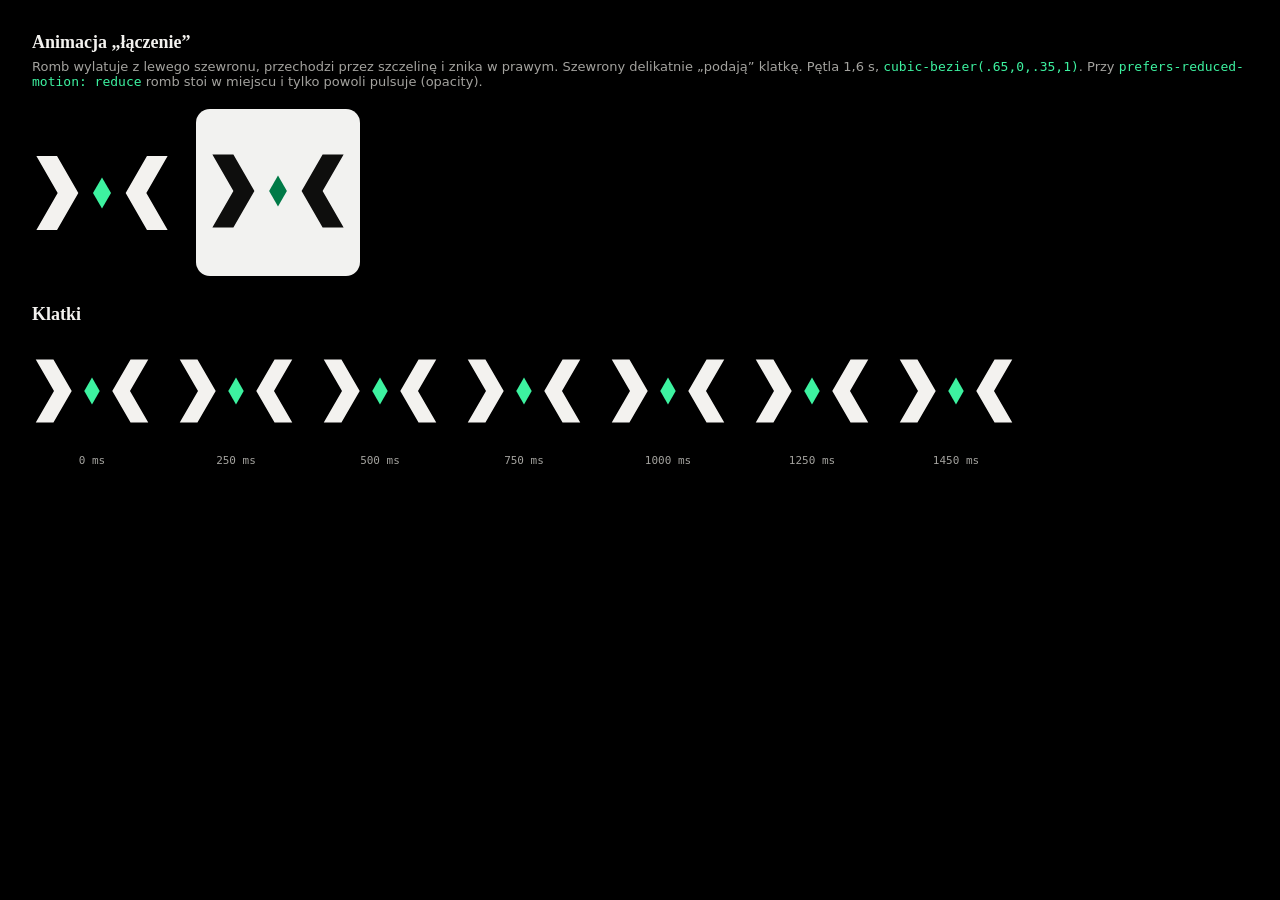
<file: docs/brand/final/motion/connecting-demo.html>
<!doctype html><html lang="pl"><head><meta charset="utf-8"><title>AirLinx — animacja „łączenie”</title>
<style>body{margin:0;background:#000;color:#A3A29E;font:13px Inter,system-ui,sans-serif;padding:32px}
h1{color:#F3F2EF;font:600 18px Inter;margin:0 0 6px} p{margin:0 0 20px}
.row{display:flex;gap:24px;align-items:center;flex-wrap:wrap} svg{width:140px;height:140px}
.light{background:#F2F2F0;border-radius:14px;padding:12px}
figure{margin:0;text-align:center} figure svg{width:120px;height:120px} figcaption{font:11px 'JetBrains Mono',monospace}
code{color:#3DF2A0}</style></head><body>
<h1>Animacja „łączenie”</h1><p>Romb wylatuje z lewego szewronu, przechodzi przez szczelinę i znika w prawym. Szewrony delikatnie „podają” klatkę. Pętla 1,6 s, <code>cubic-bezier(.65,0,.35,1)</code>. Przy <code>prefers-reduced-motion: reduce</code> romb stoi w miejscu i tylko powoli pulsuje (opacity).</p>
<div class="row"><svg xmlns="http://www.w3.org/2000/svg" viewBox="0 0 256 256" width="256" height="256" role="img" aria-label="Łączenie…"><title>AirLinx — łączenie</title><style>
.live-c{fill:#F3F2EF}
.live-f{fill:#3DF2A0;transform-box:fill-box;transform-origin:center;animation:live-fly 1.6s cubic-bezier(.65,0,.35,1) infinite;}
.live-l{animation:live-pl 1.6s cubic-bezier(.65,0,.35,1) infinite;}
.live-r{animation:live-pr 1.6s cubic-bezier(.65,0,.35,1) infinite;}
@keyframes live-fly{0%{transform:translateX(-39.29px) scale(.3);opacity:0}20%{opacity:1}
 50%{transform:translateX(0) scale(1);opacity:1}80%{opacity:1}100%{transform:translateX(39.29px) scale(.3);opacity:0}}
@keyframes live-pl{0%,100%{transform:translateX(0)}12%{transform:translateX(-3px)}30%{transform:translateX(0)}}
@keyframes live-pr{0%,62%,100%{transform:translateX(0)}88%{transform:translateX(3px)}}
@keyframes live-br{0%,100%{opacity:1}50%{opacity:.4}}
@media (prefers-reduced-motion: reduce){
 .live-f{animation:live-br 2.4s ease-in-out infinite;transform:none}
 .live-l,.live-r{animation:none}
}</style><path class="live-c live-l" d="M8 195.44 46.94 128 8 60.56H45.77L84.71 128L45.77 195.44Z"/><path class="live-c live-r" d="M248 195.44 209.06 128 248 60.56H210.23L171.29 128L210.23 195.44Z"/><path class="live-f frame" d="M111.51 128 128 99.44 144.49 128 128 156.56 111.51 128Z"/></svg>
<div class="light"><svg xmlns="http://www.w3.org/2000/svg" viewBox="0 0 256 256" width="256" height="256" role="img" aria-label="Łączenie…"><title>AirLinx — łączenie</title><style>
.livel-c{fill:#0E0E0D}
.livel-f{fill:#007A47;transform-box:fill-box;transform-origin:center;animation:livel-fly 1.6s cubic-bezier(.65,0,.35,1) infinite;}
.livel-l{animation:livel-pl 1.6s cubic-bezier(.65,0,.35,1) infinite;}
.livel-r{animation:livel-pr 1.6s cubic-bezier(.65,0,.35,1) infinite;}
@keyframes livel-fly{0%{transform:translateX(-39.14px) scale(.3);opacity:0}20%{opacity:1}
 50%{transform:translateX(0) scale(1);opacity:1}80%{opacity:1}100%{transform:translateX(39.14px) scale(.3);opacity:0}}
@keyframes livel-pl{0%,100%{transform:translateX(0)}12%{transform:translateX(-3px)}30%{transform:translateX(0)}}
@keyframes livel-pr{0%,62%,100%{transform:translateX(0)}88%{transform:translateX(3px)}}
@keyframes livel-br{0%,100%{opacity:1}50%{opacity:.4}}
@media (prefers-reduced-motion: reduce){
 .livel-f{animation:livel-br 2.4s ease-in-out infinite;transform:none}
 .livel-l,.livel-r{animation:none}
}</style><path class="livel-c livel-l" d="M8 194.56 46.43 128 8 61.44H46.43L84.86 128L46.43 194.56Z"/><path class="livel-c livel-r" d="M248 194.56 209.57 128 248 61.44H209.57L171.14 128L209.57 194.56Z"/><path class="livel-f frame" d="M111.73 128 128 99.82 144.27 128 128 156.18 111.73 128Z"/></svg>
</div></div>
<h1 style="margin-top:28px">Klatki</h1><div class="row"><figure><svg xmlns="http://www.w3.org/2000/svg" viewBox="0 0 256 256" width="256" height="256" role="img" aria-label="Łączenie…"><title>AirLinx — łączenie</title><style>
.f0-c{fill:#F3F2EF}
.f0-f{fill:#3DF2A0;transform-box:fill-box;transform-origin:center;animation:f0-fly 1.6s cubic-bezier(.65,0,.35,1) infinite;animation-play-state:paused;animation-delay:-0.0s;}
.f0-l{animation:f0-pl 1.6s cubic-bezier(.65,0,.35,1) infinite;animation-play-state:paused;animation-delay:-0.0s;}
.f0-r{animation:f0-pr 1.6s cubic-bezier(.65,0,.35,1) infinite;animation-play-state:paused;animation-delay:-0.0s;}
@keyframes f0-fly{0%{transform:translateX(-39.29px) scale(.3);opacity:0}20%{opacity:1}
 50%{transform:translateX(0) scale(1);opacity:1}80%{opacity:1}100%{transform:translateX(39.29px) scale(.3);opacity:0}}
@keyframes f0-pl{0%,100%{transform:translateX(0)}12%{transform:translateX(-3px)}30%{transform:translateX(0)}}
@keyframes f0-pr{0%,62%,100%{transform:translateX(0)}88%{transform:translateX(3px)}}
@keyframes f0-br{0%,100%{opacity:1}50%{opacity:.4}}
@media (prefers-reduced-motion: reduce){
 .f0-f{animation:f0-br 2.4s ease-in-out infinite;transform:none}
 .f0-l,.f0-r{animation:none}
}</style><path class="f0-c f0-l" d="M8 195.44 46.94 128 8 60.56H45.77L84.71 128L45.77 195.44Z"/><path class="f0-c f0-r" d="M248 195.44 209.06 128 248 60.56H210.23L171.29 128L210.23 195.44Z"/><path class="f0-f frame" d="M111.51 128 128 99.44 144.49 128 128 156.56 111.51 128Z"/></svg>
<figcaption>0 ms</figcaption></figure><figure><svg xmlns="http://www.w3.org/2000/svg" viewBox="0 0 256 256" width="256" height="256" role="img" aria-label="Łączenie…"><title>AirLinx — łączenie</title><style>
.f1-c{fill:#F3F2EF}
.f1-f{fill:#3DF2A0;transform-box:fill-box;transform-origin:center;animation:f1-fly 1.6s cubic-bezier(.65,0,.35,1) infinite;animation-play-state:paused;animation-delay:-0.25s;}
.f1-l{animation:f1-pl 1.6s cubic-bezier(.65,0,.35,1) infinite;animation-play-state:paused;animation-delay:-0.25s;}
.f1-r{animation:f1-pr 1.6s cubic-bezier(.65,0,.35,1) infinite;animation-play-state:paused;animation-delay:-0.25s;}
@keyframes f1-fly{0%{transform:translateX(-39.29px) scale(.3);opacity:0}20%{opacity:1}
 50%{transform:translateX(0) scale(1);opacity:1}80%{opacity:1}100%{transform:translateX(39.29px) scale(.3);opacity:0}}
@keyframes f1-pl{0%,100%{transform:translateX(0)}12%{transform:translateX(-3px)}30%{transform:translateX(0)}}
@keyframes f1-pr{0%,62%,100%{transform:translateX(0)}88%{transform:translateX(3px)}}
@keyframes f1-br{0%,100%{opacity:1}50%{opacity:.4}}
@media (prefers-reduced-motion: reduce){
 .f1-f{animation:f1-br 2.4s ease-in-out infinite;transform:none}
 .f1-l,.f1-r{animation:none}
}</style><path class="f1-c f1-l" d="M8 195.44 46.94 128 8 60.56H45.77L84.71 128L45.77 195.44Z"/><path class="f1-c f1-r" d="M248 195.44 209.06 128 248 60.56H210.23L171.29 128L210.23 195.44Z"/><path class="f1-f frame" d="M111.51 128 128 99.44 144.49 128 128 156.56 111.51 128Z"/></svg>
<figcaption>250 ms</figcaption></figure><figure><svg xmlns="http://www.w3.org/2000/svg" viewBox="0 0 256 256" width="256" height="256" role="img" aria-label="Łączenie…"><title>AirLinx — łączenie</title><style>
.f2-c{fill:#F3F2EF}
.f2-f{fill:#3DF2A0;transform-box:fill-box;transform-origin:center;animation:f2-fly 1.6s cubic-bezier(.65,0,.35,1) infinite;animation-play-state:paused;animation-delay:-0.5s;}
.f2-l{animation:f2-pl 1.6s cubic-bezier(.65,0,.35,1) infinite;animation-play-state:paused;animation-delay:-0.5s;}
.f2-r{animation:f2-pr 1.6s cubic-bezier(.65,0,.35,1) infinite;animation-play-state:paused;animation-delay:-0.5s;}
@keyframes f2-fly{0%{transform:translateX(-39.29px) scale(.3);opacity:0}20%{opacity:1}
 50%{transform:translateX(0) scale(1);opacity:1}80%{opacity:1}100%{transform:translateX(39.29px) scale(.3);opacity:0}}
@keyframes f2-pl{0%,100%{transform:translateX(0)}12%{transform:translateX(-3px)}30%{transform:translateX(0)}}
@keyframes f2-pr{0%,62%,100%{transform:translateX(0)}88%{transform:translateX(3px)}}
@keyframes f2-br{0%,100%{opacity:1}50%{opacity:.4}}
@media (prefers-reduced-motion: reduce){
 .f2-f{animation:f2-br 2.4s ease-in-out infinite;transform:none}
 .f2-l,.f2-r{animation:none}
}</style><path class="f2-c f2-l" d="M8 195.44 46.94 128 8 60.56H45.77L84.71 128L45.77 195.44Z"/><path class="f2-c f2-r" d="M248 195.44 209.06 128 248 60.56H210.23L171.29 128L210.23 195.44Z"/><path class="f2-f frame" d="M111.51 128 128 99.44 144.49 128 128 156.56 111.51 128Z"/></svg>
<figcaption>500 ms</figcaption></figure><figure><svg xmlns="http://www.w3.org/2000/svg" viewBox="0 0 256 256" width="256" height="256" role="img" aria-label="Łączenie…"><title>AirLinx — łączenie</title><style>
.f3-c{fill:#F3F2EF}
.f3-f{fill:#3DF2A0;transform-box:fill-box;transform-origin:center;animation:f3-fly 1.6s cubic-bezier(.65,0,.35,1) infinite;animation-play-state:paused;animation-delay:-0.75s;}
.f3-l{animation:f3-pl 1.6s cubic-bezier(.65,0,.35,1) infinite;animation-play-state:paused;animation-delay:-0.75s;}
.f3-r{animation:f3-pr 1.6s cubic-bezier(.65,0,.35,1) infinite;animation-play-state:paused;animation-delay:-0.75s;}
@keyframes f3-fly{0%{transform:translateX(-39.29px) scale(.3);opacity:0}20%{opacity:1}
 50%{transform:translateX(0) scale(1);opacity:1}80%{opacity:1}100%{transform:translateX(39.29px) scale(.3);opacity:0}}
@keyframes f3-pl{0%,100%{transform:translateX(0)}12%{transform:translateX(-3px)}30%{transform:translateX(0)}}
@keyframes f3-pr{0%,62%,100%{transform:translateX(0)}88%{transform:translateX(3px)}}
@keyframes f3-br{0%,100%{opacity:1}50%{opacity:.4}}
@media (prefers-reduced-motion: reduce){
 .f3-f{animation:f3-br 2.4s ease-in-out infinite;transform:none}
 .f3-l,.f3-r{animation:none}
}</style><path class="f3-c f3-l" d="M8 195.44 46.94 128 8 60.56H45.77L84.71 128L45.77 195.44Z"/><path class="f3-c f3-r" d="M248 195.44 209.06 128 248 60.56H210.23L171.29 128L210.23 195.44Z"/><path class="f3-f frame" d="M111.51 128 128 99.44 144.49 128 128 156.56 111.51 128Z"/></svg>
<figcaption>750 ms</figcaption></figure><figure><svg xmlns="http://www.w3.org/2000/svg" viewBox="0 0 256 256" width="256" height="256" role="img" aria-label="Łączenie…"><title>AirLinx — łączenie</title><style>
.f4-c{fill:#F3F2EF}
.f4-f{fill:#3DF2A0;transform-box:fill-box;transform-origin:center;animation:f4-fly 1.6s cubic-bezier(.65,0,.35,1) infinite;animation-play-state:paused;animation-delay:-1.0s;}
.f4-l{animation:f4-pl 1.6s cubic-bezier(.65,0,.35,1) infinite;animation-play-state:paused;animation-delay:-1.0s;}
.f4-r{animation:f4-pr 1.6s cubic-bezier(.65,0,.35,1) infinite;animation-play-state:paused;animation-delay:-1.0s;}
@keyframes f4-fly{0%{transform:translateX(-39.29px) scale(.3);opacity:0}20%{opacity:1}
 50%{transform:translateX(0) scale(1);opacity:1}80%{opacity:1}100%{transform:translateX(39.29px) scale(.3);opacity:0}}
@keyframes f4-pl{0%,100%{transform:translateX(0)}12%{transform:translateX(-3px)}30%{transform:translateX(0)}}
@keyframes f4-pr{0%,62%,100%{transform:translateX(0)}88%{transform:translateX(3px)}}
@keyframes f4-br{0%,100%{opacity:1}50%{opacity:.4}}
@media (prefers-reduced-motion: reduce){
 .f4-f{animation:f4-br 2.4s ease-in-out infinite;transform:none}
 .f4-l,.f4-r{animation:none}
}</style><path class="f4-c f4-l" d="M8 195.44 46.94 128 8 60.56H45.77L84.71 128L45.77 195.44Z"/><path class="f4-c f4-r" d="M248 195.44 209.06 128 248 60.56H210.23L171.29 128L210.23 195.44Z"/><path class="f4-f frame" d="M111.51 128 128 99.44 144.49 128 128 156.56 111.51 128Z"/></svg>
<figcaption>1000 ms</figcaption></figure><figure><svg xmlns="http://www.w3.org/2000/svg" viewBox="0 0 256 256" width="256" height="256" role="img" aria-label="Łączenie…"><title>AirLinx — łączenie</title><style>
.f5-c{fill:#F3F2EF}
.f5-f{fill:#3DF2A0;transform-box:fill-box;transform-origin:center;animation:f5-fly 1.6s cubic-bezier(.65,0,.35,1) infinite;animation-play-state:paused;animation-delay:-1.25s;}
.f5-l{animation:f5-pl 1.6s cubic-bezier(.65,0,.35,1) infinite;animation-play-state:paused;animation-delay:-1.25s;}
.f5-r{animation:f5-pr 1.6s cubic-bezier(.65,0,.35,1) infinite;animation-play-state:paused;animation-delay:-1.25s;}
@keyframes f5-fly{0%{transform:translateX(-39.29px) scale(.3);opacity:0}20%{opacity:1}
 50%{transform:translateX(0) scale(1);opacity:1}80%{opacity:1}100%{transform:translateX(39.29px) scale(.3);opacity:0}}
@keyframes f5-pl{0%,100%{transform:translateX(0)}12%{transform:translateX(-3px)}30%{transform:translateX(0)}}
@keyframes f5-pr{0%,62%,100%{transform:translateX(0)}88%{transform:translateX(3px)}}
@keyframes f5-br{0%,100%{opacity:1}50%{opacity:.4}}
@media (prefers-reduced-motion: reduce){
 .f5-f{animation:f5-br 2.4s ease-in-out infinite;transform:none}
 .f5-l,.f5-r{animation:none}
}</style><path class="f5-c f5-l" d="M8 195.44 46.94 128 8 60.56H45.77L84.71 128L45.77 195.44Z"/><path class="f5-c f5-r" d="M248 195.44 209.06 128 248 60.56H210.23L171.29 128L210.23 195.44Z"/><path class="f5-f frame" d="M111.51 128 128 99.44 144.49 128 128 156.56 111.51 128Z"/></svg>
<figcaption>1250 ms</figcaption></figure><figure><svg xmlns="http://www.w3.org/2000/svg" viewBox="0 0 256 256" width="256" height="256" role="img" aria-label="Łączenie…"><title>AirLinx — łączenie</title><style>
.f6-c{fill:#F3F2EF}
.f6-f{fill:#3DF2A0;transform-box:fill-box;transform-origin:center;animation:f6-fly 1.6s cubic-bezier(.65,0,.35,1) infinite;animation-play-state:paused;animation-delay:-1.45s;}
.f6-l{animation:f6-pl 1.6s cubic-bezier(.65,0,.35,1) infinite;animation-play-state:paused;animation-delay:-1.45s;}
.f6-r{animation:f6-pr 1.6s cubic-bezier(.65,0,.35,1) infinite;animation-play-state:paused;animation-delay:-1.45s;}
@keyframes f6-fly{0%{transform:translateX(-39.29px) scale(.3);opacity:0}20%{opacity:1}
 50%{transform:translateX(0) scale(1);opacity:1}80%{opacity:1}100%{transform:translateX(39.29px) scale(.3);opacity:0}}
@keyframes f6-pl{0%,100%{transform:translateX(0)}12%{transform:translateX(-3px)}30%{transform:translateX(0)}}
@keyframes f6-pr{0%,62%,100%{transform:translateX(0)}88%{transform:translateX(3px)}}
@keyframes f6-br{0%,100%{opacity:1}50%{opacity:.4}}
@media (prefers-reduced-motion: reduce){
 .f6-f{animation:f6-br 2.4s ease-in-out infinite;transform:none}
 .f6-l,.f6-r{animation:none}
}</style><path class="f6-c f6-l" d="M8 195.44 46.94 128 8 60.56H45.77L84.71 128L45.77 195.44Z"/><path class="f6-c f6-r" d="M248 195.44 209.06 128 248 60.56H210.23L171.29 128L210.23 195.44Z"/><path class="f6-f frame" d="M111.51 128 128 99.44 144.49 128 128 156.56 111.51 128Z"/></svg>
<figcaption>1450 ms</figcaption></figure></div>
</body></html>
</file>
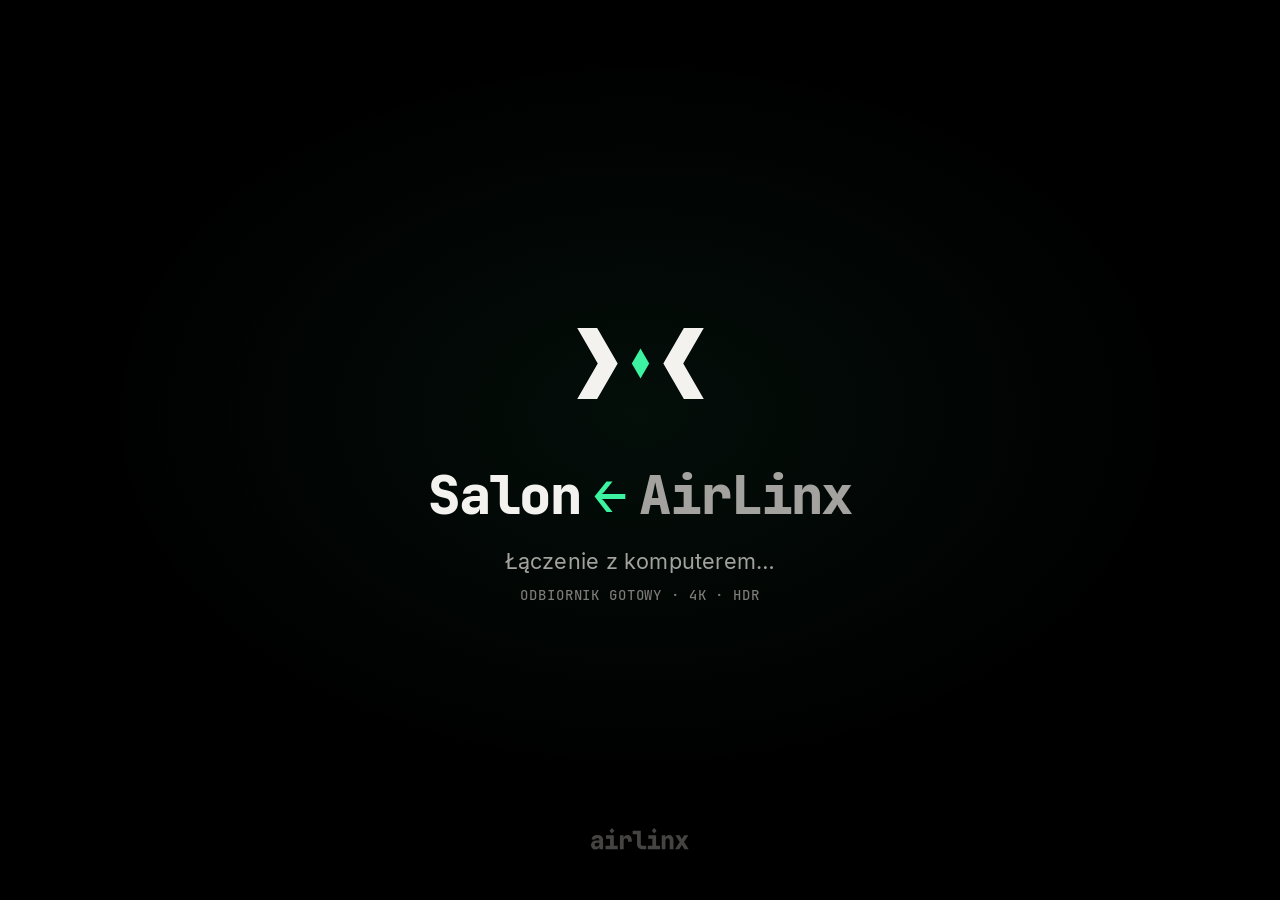
<file: docs/brand/final/splash/tv-splash.html>
<!doctype html>
<html lang="pl"><head><meta charset="utf-8"><meta name="viewport" content="width=device-width,initial-scale=1">
<title>AirLinx — ekran TV</title>
<!-- Ekran powitalny dla odbiornika w przeglądarce TV (Tizen) i dla podglądu Cast.
     Parametry URL: ?tv=Salon&state=connecting|ready|waiting-permission|lost
     Fonty dołączone z ../fonts (SIL OFL 1.1). Brak zależności sieciowych. -->
<style>
@font-face{font-family:"AX Inter";src:local("Inter"),url("../fonts/Inter-Regular.ttf") format("truetype");font-weight:400}
@font-face{font-family:"AX Inter";src:local("Inter Medium"),url("../fonts/Inter-Medium.ttf") format("truetype");font-weight:500}
@font-face{font-family:"AX Mono";src:local("JetBrains Mono Medium"),url("../fonts/JetBrainsMono-Medium.ttf") format("truetype");font-weight:500}
@font-face{font-family:"AX Mono";src:local("JetBrains Mono ExtraBold"),url("../fonts/JetBrainsMono-ExtraBold.ttf") format("truetype");font-weight:800}

:root{--bg:#000;--ink:#F3F2EF;--ink2:#A3A29E;--ink3:#7E7D7A;--acc:#3DF2A0;--warn:#F5B544;--err:#FF7A6B;
 --ease:cubic-bezier(.65,0,.35,1)}
*{box-sizing:border-box}
html,body{margin:0;height:100%;background:var(--bg);color:var(--ink);overflow:hidden;cursor:none}
body{font-family:"AX Inter",Inter,system-ui,sans-serif;-webkit-font-smoothing:antialiased}
.stage{position:fixed;inset:0;display:grid;place-items:center;
 background:radial-gradient(60vmax 40vmax at 50% 46%,rgba(61,242,160,.06),transparent 70%),#000}
.stack{display:flex;flex-direction:column;align-items:center}
.mark{display:block}
.mark{width:15vh;height:15vh}
.route{margin-top:4.2vh;display:flex;align-items:baseline;gap:1.6vh;font-family:"AX Mono","JetBrains Mono",monospace;
 font-weight:800;letter-spacing:-.03em;font-size:6vh;line-height:1}
.route .from{color:var(--ink2)}
.route .arrow{color:var(--acc);font-weight:500}
.status{margin-top:2.8vh;font-size:2.4vh;color:var(--ink2);letter-spacing:.01em;min-height:3vh}
.meta{margin-top:1.2vh;font-family:"AX Mono","JetBrains Mono",monospace;font-weight:500;font-size:1.6vh;color:var(--ink3);letter-spacing:.06em;text-transform:uppercase}
.foot{position:fixed;left:0;right:0;bottom:5.5vh;display:flex;justify-content:center;opacity:.55}
.word{height:2.6vh;width:auto}
.foot .word path{fill:var(--ink3)}
body[data-state=ready] .status{color:var(--acc)}
body[data-state=waiting-permission] .status{color:var(--warn)}
body[data-state=lost] .status{color:var(--err)}
body[data-state=lost] .mark .frame,body[data-state=waiting-permission] .mark .frame{animation:none;opacity:.25}
body[data-state=ready] .mark .frame{animation:none;opacity:1}
.stack{animation:in .9s cubic-bezier(.22,1,.36,1) both}
@keyframes in{from{opacity:0;transform:translateY(1.5vh)}to{opacity:1;transform:none}}
@media (prefers-reduced-motion: reduce){.stack{animation:none}}
</style></head>
<body data-state="connecting">
<main class="stage"><div class="stack">
  <svg class="mark" aria-hidden="true" xmlns="http://www.w3.org/2000/svg" viewBox="0 0 256 256" width="256" height="256" role="img" aria-label="Łączenie…"><title>AirLinx — łączenie</title><style>
.sp-c{fill:#F3F2EF}
.sp-f{fill:#3DF2A0;transform-box:fill-box;transform-origin:center;animation:sp-fly 1.6s cubic-bezier(.65,0,.35,1) infinite;}
.sp-l{animation:sp-pl 1.6s cubic-bezier(.65,0,.35,1) infinite;}
.sp-r{animation:sp-pr 1.6s cubic-bezier(.65,0,.35,1) infinite;}
@keyframes sp-fly{0%{transform:translateX(-39.29px) scale(.3);opacity:0}20%{opacity:1}
 50%{transform:translateX(0) scale(1);opacity:1}80%{opacity:1}100%{transform:translateX(39.29px) scale(.3);opacity:0}}
@keyframes sp-pl{0%,100%{transform:translateX(0)}12%{transform:translateX(-3px)}30%{transform:translateX(0)}}
@keyframes sp-pr{0%,62%,100%{transform:translateX(0)}88%{transform:translateX(3px)}}
@keyframes sp-br{0%,100%{opacity:1}50%{opacity:.4}}
@media (prefers-reduced-motion: reduce){
 .sp-f{animation:sp-br 2.4s ease-in-out infinite;transform:none}
 .sp-l,.sp-r{animation:none}
}</style><path class="sp-c sp-l" d="M8 195.44 46.94 128 8 60.56H45.77L84.71 128L45.77 195.44Z"/><path class="sp-c sp-r" d="M248 195.44 209.06 128 248 60.56H210.23L171.29 128L210.23 195.44Z"/><path class="sp-f frame" d="M111.51 128 128 99.44 144.49 128 128 156.56 111.51 128Z"/></svg>

  <div class="route" aria-label="Salon odbiera z AirLinx"><span class="to" id="tv">Salon</span><span class="arrow">←</span><span class="from">AirLinx</span></div>
  <div class="status" id="status" role="status" aria-live="polite">Łączenie z komputerem…</div>
  <div class="meta" id="meta">Odbiornik gotowy · 4K · HDR</div>
</div></main>
<div class="foot"><svg class="word" style="" aria-hidden="true" xmlns="http://www.w3.org/2000/svg" viewBox="0 0 3983 934.2" >

<path fill="#F3F2EF" d="M218 894.2Q136 894.2 88 846.7Q40 799.2 40 722.2Q40 639.2 99 591.2Q158 543.2 265 543.2H373V508.2Q373 477.2 351.5 459.7Q330 442.2 290 442.2Q252 442.2 229.5 457.2Q207 472.2 205 501.2H63Q66 420.2 127 372.2Q188 324.2 292 324.2Q401 324.2 462 374.2Q523 424.2 523 514.2V884.2H378V789.2Q368 838.2 325.5 866.2Q283 894.2 218 894.2ZM2865 884.2V334.2H3010V434.2Q3022 384.2 3061.5 354.2Q3101 324.2 3158 324.2Q3238 324.2 3286.5 380.2Q3335 436.2 3335 529.2V884.2H3185V544.2Q3185 501.2 3162.5 477.7Q3140 454.2 3100 454.2Q3060 454.2 3037.5 477.7Q3015 501.2 3015 544.2V884.2ZM3395 884.2 3585 599.2 3408 334.2H3575L3643 444.2Q3651 457.2 3658 473.2Q3665 489.2 3669 499.2Q3673 489.2 3680 473.2Q3687 457.2 3695 444.2L3763 334.2H3930L3754 599.2L3943 884.2H3776L3696 754.2Q3688 740.2 3680.5 724.7Q3673 709.2 3669 699.2Q3665 709.2 3658 724.7Q3651 740.2 3643 754.2L3562 884.2ZM2074 884.2Q2016 884.2 1972 859.7Q1928 835.2 1903.5 791.2Q1879 747.2 1879 689.2V289.2H1704V154.2H2029V684.2Q2029 713.2 2045.5 731.2Q2062 749.2 2089 749.2H2244V884.2ZM619 884.2V749.2H801V469.2H639V334.2H951V749.2H1109V884.2ZM2309 884.2V749.2H2491V469.2H2329V334.2H2641V749.2H2799V884.2ZM1195 884.2V334.2H1340V438.2Q1352 385.2 1392.5 354.7Q1433 324.2 1494 324.2Q1577 324.2 1624 380.2Q1671 436.2 1671 534.2V589.2H1521V544.2Q1521 501.2 1498 477.7Q1475 454.2 1433 454.2Q1391 454.2 1368 480.7Q1345 507.2 1345 556.2V884.2ZM271 774.2Q318 774.2 345.5 750.7Q373 727.2 373 689.2V633.2H268Q228 633.2 206.5 652.7Q185 672.2 185 703.2Q185 734.2 207.5 754.2Q230 774.2 271 774.2ZM2472.09 149.2 2566 40 2659.91 149.2 2566 258.4ZM782.09 149.2 876 40 969.91 149.2 876 258.4Z"/>
</svg>
</div>
<script>
(function(){
  var q=new URLSearchParams(location.search), st=q.get('state')||'connecting', tv=q.get('tv');
  var copy={connecting:'Łączenie z komputerem…',ready:'Połączono. Obraz za chwilę.',
    'waiting-permission':'Zaakceptuj połączenie pilotem.',lost:'Utracono sygnał. Ponawianie…'};
  if(tv) document.getElementById('tv').textContent=tv;
  document.body.dataset.state=copy[st]?st:'connecting';
  document.getElementById('status').textContent=copy[document.body.dataset.state];
})();
</script>
</body></html>
</file>
<file: site/styles.css>
/* AirLinx: strona produktu.
   Warstwy: (1) tokeny marki, kopia 1:1 docs/brand/final/tokens.css (zmienne --ax-*),
            (2) warstwa semantyczna strony, zgodna z ui/tokens.css „OLED Cinema”,
            (3) układ i komponenty.
   Motyw ciemny jest podstawowy (czysta czerń). Jasny: prefers-color-scheme albo <html data-theme="light">. */

/* ---------- Fonty (SIL OFL 1.1, podzbiór łaciński z polskimi znakami, pliki lokalne) ---------- */
@font-face { font-family: "Inter"; font-weight: 400; font-style: normal; font-display: swap; src: url("assets/fonts/Inter-Regular.woff") format("woff"); }
@font-face { font-family: "Inter"; font-weight: 500; font-style: normal; font-display: swap; src: url("assets/fonts/Inter-Medium.woff") format("woff"); }
@font-face { font-family: "JetBrains Mono"; font-weight: 400 500; font-style: normal; font-display: swap; src: url("assets/fonts/JetBrainsMono-Medium.woff") format("woff"); }
@font-face { font-family: "JetBrains Mono"; font-weight: 800; font-style: normal; font-display: swap; src: url("assets/fonts/JetBrainsMono-ExtraBold.woff") format("woff"); }

/* ---------- (1) Tokeny marki: kopia docs/brand/final/tokens.css ---------- */
:root {
  color-scheme: dark;
  --ax-bg: #000000;
  --ax-surface: #0D0D0D;
  --ax-surface-2: #161616;
  --ax-border: #2A2A2A;
  --ax-text: #F3F2EF;
  --ax-text-2: #A3A29E;
  --ax-text-3: #7E7D7A;
  --ax-accent: #3DF2A0;
  --ax-accent-hover: #6CF7B8;
  --ax-on-accent: #00160B;
  --ax-accent-text: #3DF2A0;
  --ax-success: #86D69A;
  --ax-warning: #F5B544;
  --ax-error: #FF7A6B;
  --ax-info: #7DB8FF;
  --ax-focus: #6CF7B8;

  --ax-font-display: "JetBrains Mono", ui-monospace, monospace;
  --ax-font-ui: "Inter", "Cantarell", system-ui, sans-serif;
  --ax-font-mono: "JetBrains Mono", ui-monospace, monospace;
  --ax-tracking-display: -0.04em; --ax-tracking-title: -0.01em; --ax-tracking-caps: 0.12em;
  --ax-radius-s: 8px; --ax-radius-m: 12px; --ax-radius-l: 18px;
  --ax-ease-out: cubic-bezier(.22, 1, .36, 1); --ax-ease-io: cubic-bezier(.65, 0, .35, 1);
  --ax-duration-fast: 140ms; --ax-duration-base: 220ms; --ax-connecting-loop: 1600ms;
}
@media (prefers-color-scheme: light) {
  :root:not([data-theme="dark"]) {
    color-scheme: light;
    --ax-bg: #F2F2F0; --ax-surface: #FFFFFF; --ax-surface-2: #E9E9E6; --ax-border: #D6D6D2;
    --ax-text: #0E0E0D; --ax-text-2: #575754; --ax-text-3: #6B6B67;
    --ax-accent: #007A47; --ax-accent-hover: #00663B; --ax-on-accent: #FFFFFF; --ax-accent-text: #007A47;
    --ax-success: #1F8F43; --ax-warning: #8A5300; --ax-error: #C2392B; --ax-info: #1D63B8; --ax-focus: #007A47;
  }
}
:root[data-theme="light"] {
  color-scheme: light;
  --ax-bg: #F2F2F0; --ax-surface: #FFFFFF; --ax-surface-2: #E9E9E6; --ax-border: #D6D6D2;
  --ax-text: #0E0E0D; --ax-text-2: #575754; --ax-text-3: #6B6B67;
  --ax-accent: #007A47; --ax-accent-hover: #00663B; --ax-on-accent: #FFFFFF; --ax-accent-text: #007A47;
  --ax-success: #1F8F43; --ax-warning: #8A5300; --ax-error: #C2392B; --ax-info: #1D63B8; --ax-focus: #007A47;
}

/* ---------- (2) Warstwa semantyczna (jak ui/tokens.css) ---------- */
:root {
  --bg: var(--ax-bg);
  --surface: var(--ax-surface);
  --surface-2: var(--ax-surface-2);
  --border: var(--ax-border);
  --text: var(--ax-text);
  --text-2: var(--ax-text-2);
  --text-3: var(--ax-text-3);
  --accent: var(--ax-accent);
  --accent-hover: var(--ax-accent-hover);
  --on-accent: var(--ax-on-accent);
  --accent-text: var(--ax-accent-text);
  --error: var(--ax-error);
  --focus: var(--ax-focus);

  --border-subtle: rgba(243, 242, 239, .07);
  --fill: rgba(243, 242, 239, .045);
  --fill-2: rgba(243, 242, 239, .08);
  --fill-3: rgba(243, 242, 239, .13);
  --accent-soft: rgba(61, 242, 160, .13);
  --accent-glow: rgba(61, 242, 160, .45);
  --screen: #000000;                          /* matryca TV: zawsze czarna */
  --screen-text: #F3F2EF;
  --bezel: linear-gradient(180deg, #161616, #070707);
  --bezel-edge: inset 0 0 0 1px rgba(243,242,239,.07), inset 0 1px 0 rgba(243,242,239,.09);
  --window-shadow: 0 0 0 1px var(--border), 0 40px 90px -30px rgba(0,0,0,.9);
  --primary-glow: 0 0 0 1px rgba(61,242,160,.35), 0 10px 34px -12px rgba(61,242,160,.5);
  --glow-opacity: .62;                         /* poświata „bias light” wokół zrzutu */

  --font-ui: var(--ax-font-ui);
  --font-display: var(--ax-font-display);
  --font-mono: var(--ax-font-mono);

  /* skala odstępów 4 px (ui/tokens.css) + odstępy sekcji */
  --sp-1: 4px; --sp-2: 8px; --sp-3: 12px; --sp-4: 16px; --sp-5: 20px; --sp-6: 24px; --sp-8: 32px; --sp-10: 40px;
  --sp-12: 48px; --sp-16: 64px;
  --section: clamp(64px, 7.5vw, 108px);
  --gutter: clamp(16px, 4vw, 40px);
  --page: 1200px;

  --r-sm: 4px;
  --r-md: var(--ax-radius-s);    /* 8 */
  --r-lg: var(--ax-radius-m);    /* 12 */
  --r-xl: var(--ax-radius-l);    /* 18 */

  --ease-out: var(--ax-ease-out);
  --ease-io: var(--ax-ease-io);
  --dur-fast: var(--ax-duration-fast);
  --dur-base: var(--ax-duration-base);
}
@media (prefers-color-scheme: light) {
  :root:not([data-theme="dark"]) {
    --border-subtle: rgba(14, 14, 13, .08);
    --fill: rgba(14, 14, 13, .04);
    --fill-2: rgba(14, 14, 13, .065);
    --fill-3: rgba(14, 14, 13, .1);
    --accent-text: var(--ax-accent-hover);
    --text-3: #5F5F5B;
    --accent-soft: rgba(0, 122, 71, .1);
    --accent-glow: rgba(0, 122, 71, .3);
    --bezel: linear-gradient(180deg, #2a2a2a, #111);
    --bezel-edge: inset 0 0 0 1px rgba(255,255,255,.06), inset 0 1px 0 rgba(255,255,255,.12);
    --window-shadow: 0 0 0 1px var(--border), 0 30px 60px -28px rgba(14,14,13,.35);
    --primary-glow: 0 1px 0 rgba(255,255,255,.18) inset, 0 10px 24px -12px rgba(0,122,71,.6);
    --glow-opacity: .3;
  }
}
:root[data-theme="light"] {
  --border-subtle: rgba(14, 14, 13, .08);
  --fill: rgba(14, 14, 13, .04);
  --fill-2: rgba(14, 14, 13, .065);
  --fill-3: rgba(14, 14, 13, .1);
  --accent-text: var(--ax-accent-hover);
  --text-3: #5F5F5B;
  --accent-soft: rgba(0, 122, 71, .1);
  --accent-glow: rgba(0, 122, 71, .3);
  --bezel: linear-gradient(180deg, #2a2a2a, #111);
  --bezel-edge: inset 0 0 0 1px rgba(255,255,255,.06), inset 0 1px 0 rgba(255,255,255,.12);
  --window-shadow: 0 0 0 1px var(--border), 0 30px 60px -28px rgba(14,14,13,.35);
  --primary-glow: 0 1px 0 rgba(255,255,255,.18) inset, 0 10px 24px -12px rgba(0,122,71,.6);
  --glow-opacity: .3;
}

/* przełączanie wariantów zrzutów zależnie od motywu */
.for-light { display: none !important; }
@media (prefers-color-scheme: light) {
  :root:not([data-theme="dark"]) .for-light { display: block !important; }
  :root:not([data-theme="dark"]) .for-dark { display: none !important; }
}
:root[data-theme="light"] .for-light { display: block !important; }
:root[data-theme="light"] .for-dark { display: none !important; }
/* ikona przełącznika pokazuje motyw, na który przełączy */
.theme-toggle .i-to-dark { display: none; }
@media (prefers-color-scheme: light) {
  :root:not([data-theme="dark"]) .theme-toggle .i-to-dark { display: block; }
  :root:not([data-theme="dark"]) .theme-toggle .i-to-light { display: none; }
}
:root[data-theme="light"] .theme-toggle .i-to-dark { display: block; }
:root[data-theme="light"] .theme-toggle .i-to-light { display: none; }

/* ---------- (3) Baza ---------- */
*, *::before, *::after { box-sizing: border-box; }
html { -webkit-text-size-adjust: 100%; text-size-adjust: 100%; scroll-behavior: smooth; }
@media (prefers-reduced-motion: reduce) { html { scroll-behavior: auto; } }
body {
  margin: 0;
  background: var(--bg);
  color: var(--text);
  font: 400 16px/1.6 var(--font-ui);
  font-feature-settings: "cv11";
  font-synthesis-weight: none;
  -webkit-font-smoothing: antialiased;
  -moz-osx-font-smoothing: grayscale;
  overflow-x: hidden;
}
img, svg { display: block; max-width: 100%; }
img { height: auto; }
p, h1, h2, h3, ul, ol, dl, dd, figure { margin: 0; }
ul, ol { padding: 0; list-style: none; }
a { color: inherit; }
button { font: inherit; color: inherit; background: none; border: 0; padding: 0; cursor: pointer; }
strong, b { font-weight: 500; color: var(--text); }
code {
  font: 400 .9em/1 var(--font-mono);
  padding: .14em .36em; border-radius: var(--r-sm);
  background: var(--fill-2); color: var(--text);
  overflow-wrap: anywhere;
}
::selection { background: var(--accent-soft); }

:focus { outline: none; }
:focus-visible { outline: 2px solid var(--focus); outline-offset: 2px; border-radius: var(--r-md); }
main:focus-visible { outline: none; }

.sprite { position: absolute; width: 0; height: 0; overflow: hidden; }
.sr { position: absolute !important; width: 1px; height: 1px; overflow: hidden; clip: rect(0 0 0 0); clip-path: inset(50%); white-space: nowrap; }
.num { font-family: var(--font-mono); font-variant-numeric: tabular-nums; letter-spacing: -.01em; }
p .num, li .num, dd .num { font-size: .92em; }
.faint { color: var(--text-3); }
.i { width: 18px; height: 18px; fill: none; stroke: currentColor; stroke-width: 1.5; stroke-linecap: round; stroke-linejoin: round; flex: none; }

.wrap { width: min(100% - 2 * var(--gutter), var(--page)); margin-inline: auto; }
.section { padding-block: var(--section); }

.skip-link {
  position: absolute; left: var(--sp-4); top: -100px; z-index: 50;
  padding: 10px 14px; border-radius: var(--r-md);
  background: var(--surface); color: var(--text); font-weight: 500; text-decoration: none;
  box-shadow: 0 0 0 1px var(--border);
}
.skip-link:focus { top: var(--sp-4); }

/* typografia */
.h2 {
  font: 500 clamp(26px, 2.7vw, 36px)/1.14 var(--font-display);
  letter-spacing: -.035em;
  text-wrap: balance;
  max-width: 24ch;
}
.h2-sm { font-size: clamp(22px, 2vw, 26px); max-width: 26ch; }
.h3 { font: 500 19px/1.3 var(--font-display); letter-spacing: -.025em; }
.feat-text p, .states-intro p, .install-intro p, .pair p { color: var(--text-2); max-width: 62ch; }
.feat-text p + p, .pair p + p { margin-top: var(--sp-4); }
.h2 + p, .h2 + .feat-text { margin-top: var(--sp-5); }

/* znak (ścieżki z logo/airlinx-symbol-dark.svg): szewrony w kolorze tekstu, romb w akcencie */
.mark { fill: var(--text); overflow: visible; }
.mark .mk-d { fill: var(--accent); }
.mark .mk-e { fill: var(--error); }
.mark .mk-l, .mark .mk-r, .mark .mk-d { transform-box: fill-box; transform-origin: center; }

/* ---------- Nagłówek ---------- */
.site-head { position: relative; z-index: 5; }
.head-row { display: flex; align-items: center; gap: var(--sp-6); height: 72px; }
.brand { display: inline-flex; padding: 10px 0; border-radius: var(--r-md); color: var(--text); }
.lockup { width: auto; height: 22px; fill: currentColor; }
.lockup .frame { fill: var(--accent); }
.head-nav { margin-left: auto; }
.head-nav ul { display: flex; gap: 2px; }
.head-nav a {
  display: inline-flex; align-items: center; height: 36px; padding: 0 12px; border-radius: var(--r-md);
  color: var(--text-2); font-size: 14px; font-weight: 500; text-decoration: none;
  transition: background-color var(--dur-fast) var(--ease-out), color var(--dur-fast) var(--ease-out);
}
.head-nav a:hover { color: var(--text); background: var(--fill-2); }
.icon-btn {
  width: 36px; height: 36px; display: grid; place-items: center; border-radius: var(--r-md); color: var(--text-2); flex: none;
  transition: background-color var(--dur-fast) var(--ease-out), color var(--dur-fast) var(--ease-out), transform var(--dur-fast) var(--ease-out);
}
.icon-btn:hover { background: var(--fill-2); color: var(--text); }
.icon-btn:active { transform: scale(.94); }
@media (max-width: 759px) {
  .head-nav { display: none; }
  .theme-toggle { margin-left: auto; }
  .head-row { height: 64px; }
}

/* ---------- Przyciski (ui/components.css) ---------- */
.btn {
  display: inline-flex; align-items: center; justify-content: center; gap: var(--sp-3);
  height: 54px; padding: 0 22px; border-radius: var(--r-lg);
  font-size: 15px; font-weight: 500; text-decoration: none; white-space: nowrap;
  transition: background-color var(--dur-fast) var(--ease-out), transform var(--dur-fast) var(--ease-out), box-shadow var(--dur-fast) var(--ease-out);
}
.btn:active { transform: scale(.97); }
.btn-primary {
  padding: 0 7px 0 22px; gap: var(--sp-6);
  background: var(--accent); color: var(--on-accent); box-shadow: var(--primary-glow);
}
.btn-primary:hover { background: var(--accent-hover); }
.btn-primary .nest {
  width: 40px; height: 40px; border-radius: var(--r-md); display: grid; place-items: center;
  background: rgba(0, 22, 11, .1); transition: transform 340ms cubic-bezier(.32, .72, 0, 1);
}
:root[data-theme="light"] .btn-primary .nest { background: rgba(255,255,255,.14); }
@media (prefers-color-scheme: light) { :root:not([data-theme="dark"]) .btn-primary .nest { background: rgba(255,255,255,.14); } }
.btn-primary:hover .nest { transform: translateY(2px); }
.btn-primary:focus-visible, .btn-secondary:focus-visible { outline-offset: 3px; border-radius: var(--r-lg); }
.btn-secondary { background: var(--fill-2); color: var(--text); }
.btn-secondary:hover { background: var(--fill-3); }

/* ---------- 1. Hero ---------- */
.hero { padding-top: clamp(24px, 5vw, 64px); padding-bottom: var(--sp-16); }
.hero-copy { max-width: 980px; }
.hero-mark { height: 40px; width: auto; margin-bottom: 26px; }   /* 2X pola ochronnego ≈ 20 px przy tej wielkości */
.eyebrow {
  font: 500 12px/1 var(--font-mono); letter-spacing: var(--ax-tracking-caps); text-transform: uppercase; color: var(--text-2);
}
.hero h1 {
  margin-top: var(--sp-4);
  font: 500 clamp(30px, 3.9vw, 52px)/1.1 var(--font-display);
  letter-spacing: -.035em;
}
.hero h1 span { display: block; }
.lede { margin-top: var(--sp-6); max-width: 58ch; font-size: clamp(17px, 1.4vw, 19px); line-height: 1.6; color: var(--text-2); }
.cta-row { display: flex; flex-wrap: wrap; gap: var(--sp-3); margin-top: var(--sp-8); }
.micro { margin-top: var(--sp-5); font-size: 13.5px; color: var(--text-3); }
@media (max-width: 559px) {
  .micro .sep { display: none; }
  .micro span:not(.sep) { display: block; }
  .cta-row .btn { flex: 1 1 100%; justify-content: space-between; }
  .cta-row .btn-secondary { justify-content: center; }
}

/* zrzut okna: rama + poświata „bias light” z kolorów samego obrazu (jak w aplikacji) */
.window {
  position: relative; border-radius: var(--r-lg); overflow: hidden; background: var(--screen);
  box-shadow: var(--window-shadow);
}
.window img { width: 100%; }
.hero-screen { position: relative; isolation: isolate; margin-top: clamp(40px, 6vw, 72px); }
.screen-glow { position: absolute; inset: 2% 4% -6%; z-index: -1; pointer-events: none; opacity: var(--glow-opacity); }
.screen-glow img { width: 100%; height: 100%; object-fit: cover; filter: blur(64px) saturate(1.6); transform: scale(1.04); }

/* ---------- 2. Pasek liczb (układ statystyk z ekranu „Na żywo”) ---------- */
.stats { margin-top: var(--sp-10); }
.stat-list { display: grid; grid-template-columns: repeat(4, minmax(0, 1fr)); }
.stat { padding: 2px var(--sp-6) 0; border-left: 1px solid var(--border); }
.stat:first-child { padding-left: 0; border-left: 0; }
.stat-v { display: flex; align-items: baseline; gap: 6px; }
.stat-v .num { font-size: clamp(34px, 3.6vw, 46px); font-weight: 400; line-height: 1; letter-spacing: -.04em; }
.stat-v .unit { font-size: 15px; color: var(--text-2); }
.stat-l { margin-top: 10px; font-size: 15px; font-weight: 500; color: var(--text); line-height: 1.4; }
.stat-n { margin-top: 6px; font-size: 13.5px; line-height: 1.45; color: var(--text-3); max-width: 28ch; }
.stats-foot { margin-top: var(--sp-8); font-size: 13.5px; color: var(--text-3); max-width: 80ch; }
/* romb „na żywo” (tally z UI): nieruchomy */
.tally {
  display: inline-block; flex: none; width: 10px; height: 10px; border-radius: 1.5px;
  background: var(--accent); transform: rotate(45deg) scaleX(.82);
  box-shadow: 0 0 10px var(--accent-glow);
}
.stat-v .tally { align-self: center; margin-right: 8px; position: relative; top: -2px; }
@media (max-width: 899px) {
  .stat-list { grid-template-columns: repeat(2, minmax(0, 1fr)); row-gap: var(--sp-8); }
  .stat:nth-child(3) { padding-left: 0; border-left: 0; }
}
@media (max-width: 379px) {
  .stat { padding-inline: 0 0; padding-left: 12px; }
  .stat:nth-child(odd) { padding-left: 0; }
}

/* ---------- separator: szczelina, przez którą przelatuje romb ---------- */
.gap-rule { display: grid; grid-template-columns: 1fr auto 1fr; align-items: center; gap: var(--sp-5); }
.gap-rule::before, .gap-rule::after { content: ""; height: 1px; background: var(--border); }
.gap-rule .mark { height: 22px; width: auto; }

/* ---------- 3. Jak to działa ---------- */
.steps { display: grid; grid-template-columns: repeat(3, minmax(0, 1fr)); gap: var(--sp-8); margin-top: var(--sp-12); counter-reset: none; }
.step { display: flex; flex-direction: column; }
.step-track { position: relative; display: flex; align-items: center; margin-bottom: var(--sp-5); }
.step-track::after { content: ""; flex: 1; height: 1px; margin-left: var(--sp-3); background: var(--border); }
.step:last-child .step-track::after { background: linear-gradient(90deg, var(--border), transparent); }
.step-n {
  display: grid; place-items: center; width: 30px; height: 30px; border-radius: var(--r-md);
  background: var(--fill-2); color: var(--text); font: 500 14px/1 var(--font-mono);
}
.step p { margin-top: var(--sp-3); color: var(--text-2); }
.matrix { margin-top: auto; padding-top: var(--sp-6); }
.matrix > img, .matrix-screen {
  width: 100%; aspect-ratio: 16 / 10; background: var(--screen);
  border-radius: var(--r-lg); box-shadow: 0 0 0 1px var(--border);
}
.matrix > img { object-fit: contain; }
.matrix-screen { display: grid; place-content: center; justify-items: center; gap: var(--sp-4); }
.matrix-screen .connecting { width: 72px; height: 72px; }
.matrix-label { font-size: 13.5px; color: rgba(243, 242, 239, .85); }
@media (max-width: 899px) {
  .steps { grid-template-columns: minmax(0, 1fr); gap: var(--sp-12); max-width: 620px; }
  .step:last-child .step-track::after { background: var(--border); }
}

/* ---------- 4. Funkcje ---------- */
.features .section { padding-block: calc(var(--section) * .62); }
.features .section:first-child { padding-top: var(--section); }
.feat-grid { display: grid; grid-template-columns: repeat(12, minmax(0, 1fr)); gap: var(--sp-10) var(--sp-8); align-items: start; }
.feat-screen .feat-media { grid-column: 1 / span 7; }
.feat-screen .feat-text { grid-column: 9 / span 4; padding-top: var(--sp-2); }
.feat-grid-rev .feat-text { grid-column: 1 / span 6; }
.feat-grid-rev .player-wrap { grid-column: 8 / span 5; position: sticky; top: var(--sp-8); }
@media (max-width: 1023px) {
  .feat-grid { grid-template-columns: minmax(0, 1fr); }
  .feat-screen .feat-media, .feat-screen .feat-text, .feat-grid-rev .feat-text, .feat-grid-rev .player-wrap { grid-column: 1 / -1; }
  .feat-grid-rev .player-wrap { position: static; max-width: 520px; }
}

/* 4.2 profile jakości */
.profiles { width: 100%; margin-top: var(--sp-10); border-collapse: separate; border-spacing: 0; }
.profiles th, .profiles td { text-align: left; vertical-align: baseline; padding: 18px var(--sp-5); }
.profiles thead th { padding-block: 0 10px; font: 500 13px/1.3 var(--font-ui); color: var(--text-3); }
.profiles tbody th { font: 500 19px/1.3 var(--font-display); letter-spacing: -.025em; white-space: nowrap; }
.profiles tbody td { color: var(--text-2); }
.profiles tbody td.num { color: var(--text); font-size: 15px; white-space: nowrap; }
.profiles tbody tr + tr > * { border-top: 1px solid var(--border-subtle); }
.profiles .is-measured > * { background: var(--fill); }
.profiles .is-measured > :first-child { border-radius: var(--r-lg) 0 0 var(--r-lg); }
.profiles .is-measured > :last-child { border-radius: 0 var(--r-lg) var(--r-lg) 0; }
.profiles .measured { display: flex; align-items: center; gap: 10px; margin-top: 6px; color: var(--text); }
.profiles .measured strong { font-weight: 500; }
.cols-2 { display: grid; grid-template-columns: repeat(2, minmax(0, 1fr)); gap: var(--sp-8); margin-top: var(--sp-8); }
.cols-2 p { color: var(--text-2); max-width: 60ch; }
@media (max-width: 759px) {
  .profiles thead { position: absolute; width: 1px; height: 1px; overflow: hidden; clip: rect(0 0 0 0); }
  .profiles, .profiles tbody, .profiles tr, .profiles th, .profiles td { display: block; }
  .profiles tbody tr { padding: var(--sp-4); border-radius: var(--r-lg); }
  .profiles tbody tr + tr { margin-top: var(--sp-2); }
  .profiles tbody tr + tr > * { border-top: 0; }
  .profiles .is-measured { background: var(--fill); }
  .profiles .is-measured > * { background: none; }
  .profiles th, .profiles td { padding: 0; }
  .profiles td { display: grid; grid-template-columns: 112px 1fr; gap: var(--sp-3); margin-top: 8px; font-size: 15px; }
  .profiles td::before { content: attr(data-label); font: 400 13.5px/1.6 var(--font-ui); color: var(--text-3); }
  .cols-2 { grid-template-columns: minmax(0, 1fr); gap: var(--sp-4); }
}

/* 4.3 dźwięk */
.audio-row { display: grid; grid-template-columns: minmax(0, 640px) auto; justify-content: start; gap: var(--sp-8) var(--sp-16); align-items: end; }
.audio-row .feat-text { max-width: 640px; }
.audio-crop img { width: 300px; border-radius: var(--r-lg); box-shadow: 0 0 0 1px var(--border); }
@media (max-width: 759px) { .audio-row { grid-template-columns: minmax(0, 1fr); } .audio-crop img { width: min(300px, 100%); } }

/* 4.4 multimedia: drogi pliku (ścieżka sygnału z UI) */
.routes { margin-block: var(--sp-5); display: grid; gap: 0; max-width: 62ch; }
.routes li { position: relative; display: grid; grid-template-columns: 30px 1fr; gap: var(--sp-4); padding-block: 8px; }
.routes li + li::before { content: ""; position: absolute; left: 14.5px; top: -8px; height: 16px; width: 1px; background: var(--border); }
.routes .node { width: 30px; height: 30px; border-radius: var(--r-md); display: grid; place-items: center; background: var(--fill-2); color: var(--text-2); }
.routes .node .i { width: 16px; height: 16px; }
.routes p { margin-top: 3px; }
.feat-text .note { color: var(--text-3); font-size: 14.5px; }

/* kompozycja „teraz gra” w stylu UI */
.player {
  border-radius: var(--r-xl); background: var(--surface); padding: var(--sp-5);
  box-shadow: 0 0 0 1px var(--border), 0 40px 100px -24px rgba(0,0,0,.8);
  font-size: 14px;
}
:root[data-theme="light"] .player { box-shadow: 0 0 0 1px var(--border), 0 30px 80px -24px rgba(14,14,13,.25); }
@media (prefers-color-scheme: light) { :root:not([data-theme="dark"]) .player { box-shadow: 0 0 0 1px var(--border), 0 30px 80px -24px rgba(14,14,13,.25); } }
.pl-head { display: flex; gap: var(--sp-3); align-items: center; }
.pl-ico { width: 44px; height: 44px; border-radius: var(--r-md); display: grid; place-items: center; background: var(--fill-2); flex: none; }
.pl-title { display: grid; gap: 2px; min-width: 0; }
.pl-title .mono-title { font: 500 16px/1.3 var(--font-mono); letter-spacing: -.02em; overflow-wrap: anywhere; }
.pl-title span { color: var(--text-2); font-size: 13px; line-height: 1.35; }
.pl-progress { margin-top: var(--sp-5); }
.pl-progress .bar { height: 4px; border-radius: 2px; background: var(--fill-3); overflow: hidden; }
.pl-progress .bar i { display: block; height: 100%; width: var(--p); background: var(--accent); }
.pl-progress .times { display: flex; justify-content: space-between; margin-top: 8px; font-size: 12px; color: var(--text-3); }
.pl-transport { display: flex; align-items: center; gap: var(--sp-2); margin-top: var(--sp-3); }
.tb { width: 36px; height: 36px; border-radius: var(--r-md); display: grid; place-items: center; color: var(--text-2); }
.tb-main { background: var(--fill-2); color: var(--text); }
.pl-vol { margin-left: auto; display: flex; align-items: center; gap: 10px; color: var(--text-2); }
.vol-bar { width: 72px; height: 4px; border-radius: 2px; background: var(--fill-3); overflow: hidden; }
.vol-bar i { display: block; width: 62%; height: 100%; background: var(--text-2); }
.pl-rows, .pl-routes, .pl-queue { margin-top: var(--sp-4); padding-top: var(--sp-4); border-top: 1px solid var(--border-subtle); }
.pl-row { display: flex; align-items: center; gap: 10px; color: var(--text); }
.pl-row .i { color: var(--text-2); }
.pl-row .faint { margin-left: auto; font-size: 12.5px; }
.pl-routes { display: grid; gap: 10px; }
.route { display: grid; grid-template-columns: 12px auto 1fr; align-items: center; gap: 10px; }
.route b { font-weight: 500; }
.route span:last-child { justify-self: end; color: var(--text-3); font-size: 13px; }
.route.is-live span:last-child { color: var(--text); }
.route .tally { width: 9px; height: 9px; justify-self: center; }
.ring { width: 8px; height: 8px; border-radius: 50%; box-shadow: inset 0 0 0 1.5px var(--text-3); justify-self: center; }
.q-h { font-size: 12.5px; color: var(--text-3); margin-bottom: 6px; }
.q-i { display: flex; align-items: center; gap: 10px; padding: 6px 0; color: var(--text-2); }
.q-i .num { font-size: 13px; overflow-wrap: anywhere; }
.q-i .i { width: 16px; height: 16px; color: var(--text-3); }

/* 4.5 + 4.6: para krótkich bloków */
.pair { display: grid; grid-template-columns: 5fr 7fr; gap: var(--sp-16); }
.pair-a { padding-right: var(--sp-4); }
.pair .h2 + p { margin-top: var(--sp-4); }
@media (max-width: 899px) { .pair { grid-template-columns: minmax(0, 1fr); gap: var(--sp-12); } .pair-a { padding-right: 0; } }

/* ---------- 5. Stany znaku ---------- */
.states-grid { display: grid; grid-template-columns: 5fr 7fr; gap: var(--sp-10) var(--sp-16); align-items: start; }
.state-list { display: grid; gap: var(--sp-8); }
.state { display: grid; grid-template-columns: 112px minmax(0, 1fr); gap: var(--sp-6); align-items: center; }
.state-mark { width: 112px; height: auto; }
.state p { color: var(--text-2); }
.state b { font-family: var(--font-display); font-weight: 500; letter-spacing: -.02em; margin-right: 4px; }
.states-foot { grid-column: 2; display: flex; align-items: center; gap: var(--sp-4); color: var(--text-3); font-size: 14.5px; }
.tray-icons { display: inline-flex; gap: 8px; padding: 6px 9px; border-radius: var(--r-md); background: var(--fill-2); color: var(--text); flex: none; }
.tray-icons svg { width: 16px; height: 16px; fill: currentColor; }
@media (max-width: 899px) {
  .states-grid { grid-template-columns: minmax(0, 1fr); }
  .states-foot { grid-column: 1; }
}
@media (max-width: 479px) {
  .state { grid-template-columns: 72px minmax(0, 1fr); gap: var(--sp-4); }
  .state-mark { width: 72px; }
  .states-foot { align-items: flex-start; }
}

/* ---------- 6. Wymagania ---------- */
.req-grid { display: grid; grid-template-columns: repeat(2, minmax(0, 1fr)); gap: var(--sp-12) var(--sp-16); margin-top: var(--sp-10); }
.req-group .h3 { padding-bottom: var(--sp-4); border-bottom: 1px solid var(--border); }
.req-group dl { display: grid; gap: var(--sp-5); margin-top: var(--sp-5); }
.req-group dl > div { display: grid; grid-template-columns: 136px minmax(0, 1fr); gap: var(--sp-4); }
.req-group dt { font-size: 14.5px; font-weight: 500; color: var(--text); line-height: 1.6; }
.req-group dd { color: var(--text-2); font-size: 15px; }
.req-net-h { margin-top: var(--sp-10); }
.req-net { margin-top: var(--sp-5); color: var(--text-2); font-size: 15px; }
@media (max-width: 899px) { .req-grid { grid-template-columns: minmax(0, 1fr); } }
@media (max-width: 479px) { .req-group dl > div { grid-template-columns: minmax(0, 1fr); gap: 2px; } }

/* ---------- 7. Instalacja ---------- */
.install-grid { display: grid; grid-template-columns: 4fr 8fr; gap: var(--sp-10) var(--sp-16); align-items: start; }
.install-intro { position: sticky; top: var(--sp-8); }
.install-intro .h2 + p { margin-top: var(--sp-5); }
.install-steps { display: grid; gap: var(--sp-6); min-width: 0; }
.code { min-width: 0; }
.code figcaption { display: flex; align-items: center; justify-content: space-between; gap: var(--sp-4); margin-bottom: var(--sp-2); font-weight: 500; font-size: 15px; }
.code figcaption .num { color: var(--text-3); margin-right: 2px; }
.cap-note { font-weight: 400; color: var(--text-3); font-size: 14px; }
.code pre {
  margin: 0; padding: var(--sp-4) var(--sp-5); border-radius: var(--r-lg);
  background: var(--surface); box-shadow: inset 0 0 0 1px var(--border);
  overflow-x: auto; tab-size: 2;
}
.code pre code { padding: 0; background: none; font: 400 14px/1.75 var(--font-mono); color: var(--text); white-space: pre; overflow-wrap: normal; }
.code .c { color: var(--text-3); }
.code .repo-url { color: var(--text); }
.code-after { margin-top: var(--sp-2); font-size: 14.5px; color: var(--text-2); }
.copy-btn {
  display: inline-flex; align-items: center; gap: 6px; height: 30px; padding: 0 10px; border-radius: var(--r-md);
  background: var(--fill-2); color: var(--text-2); font-size: 13px; font-weight: 500; flex: none;
  transition: background-color var(--dur-fast) var(--ease-out), color var(--dur-fast) var(--ease-out), transform var(--dur-fast) var(--ease-out);
}
.copy-btn:hover { background: var(--fill-3); color: var(--text); }
.copy-btn:active { transform: scale(.97); }
.copy-btn .i { width: 15px; height: 15px; }
.copy-btn .i-done { display: none; color: var(--accent-text); }
.copy-btn.is-done { color: var(--text); }
.copy-btn.is-done .i-done { display: block; }
.copy-btn.is-done .i-copy { display: none; }
.install-micro { font-size: 14px; color: var(--text-3); max-width: 70ch; }
@media (max-width: 899px) {
  .install-grid { grid-template-columns: minmax(0, 1fr); }
  .install-intro { position: static; }
}
@media (max-width: 479px) {
  .code figcaption { align-items: flex-start; }
  .cap-note { display: block; }
  .code pre { padding-inline: var(--sp-4); }
  .code pre code { font-size: 13px; }
}

/* ---------- 8. FAQ ---------- */
.faq-list { max-width: 860px; margin-top: var(--sp-8); border-top: 1px solid var(--border); }
.faq details { border-bottom: 1px solid var(--border); }
.faq summary {
  display: flex; align-items: center; justify-content: space-between; gap: var(--sp-4);
  padding: 20px 2px; cursor: pointer; list-style: none;
  font-size: 17px; font-weight: 500; line-height: 1.4;
  border-radius: var(--r-md);
}
.faq summary::-webkit-details-marker { display: none; }
.faq summary:hover { color: var(--text); }
.faq summary .i { color: var(--text-3); transition: transform var(--dur-base) var(--ease-out); }
.faq details[open] summary .i { transform: rotate(180deg); }
.faq details p { padding: 0 2px 24px; color: var(--text-2); max-width: 68ch; }

/* ---------- 9. Stopka ---------- */
.site-foot { padding-block: var(--sp-12) var(--sp-16); border-top: 1px solid var(--border-subtle); }
.foot-grid { display: grid; grid-template-columns: auto 1fr; gap: var(--sp-8) var(--sp-12); align-items: start; }
.foot-lockup { height: 30px; color: var(--text); margin: 12px 0; }   /* pole ochronne 2X ≈ 12 px */
.foot-line { margin-top: var(--sp-2); font: 500 14px/1.4 var(--font-mono); color: var(--text-2); letter-spacing: -.01em; }
.foot-nav { justify-self: end; padding-top: 12px; }
.foot-nav ul { display: flex; flex-wrap: wrap; gap: 2px var(--sp-1); }
.foot-nav li + li::before { content: "·"; color: var(--text-3); margin-right: var(--sp-1); }
.foot-nav a { color: var(--text-2); text-decoration: none; font-size: 14.5px; padding: 6px 6px; border-radius: var(--r-md); }
.foot-nav a:hover { color: var(--text); text-decoration: underline; text-underline-offset: 3px; }
@media (pointer: coarse) {
  .copy-btn { height: 44px; padding: 0 14px; }
  .icon-btn { width: 44px; height: 44px; }
  .foot-nav a { display: inline-block; padding: 12px 8px; }
}
.foot-status { grid-column: 1 / -1; display: flex; align-items: center; gap: var(--sp-3); font-size: 13px; color: var(--text-2); padding-top: var(--sp-8); border-top: 1px solid var(--border-subtle); }
.mini-mark { height: 12px; width: auto; flex: none; }
.foot-legal { grid-column: 1 / -1; font-size: 13px; color: var(--text-3); max-width: 80ch; margin-top: calc(var(--sp-6) * -1); }
@media (max-width: 759px) {
  .foot-grid { grid-template-columns: minmax(0, 1fr); }
  .foot-nav { justify-self: start; padding-top: 0; margin-left: -6px; }
  .foot-status { align-items: flex-start; }
  .mini-mark { margin-top: 4px; }
}

/* ---------- Ruch (BRAND.md §8) ----------
   Jeden zaplanowany moment przy wejściu: znak w hero stoi pusty (❯ ❮), romb wlatuje z lewego szewronu
   do szczeliny (❯◆❮), a w chwili „połączenia” zrzut okna się włącza (jasność 1,6 → 1, skala 1,012 → 1)
   i pojawia się poświata. Separatory i znak „Na żywo” powtarzają przelot raz, gdy wejdą w kadr.
   Krzywa marki cubic-bezier(.65,0,.35,1). Przy reduced motion nic się nie rusza: romb stoi. */
@keyframes ax-land {
  0%   { transform: translateX(-39.3px) scale(.3); opacity: 0; }
  30%  { opacity: 1; }
  100% { transform: none; opacity: 1; }
}
@keyframes ax-pass-l { 0%, 100% { transform: none; } 18% { transform: translateX(-3px); } 40% { transform: none; } }
@keyframes ax-catch-r { 0%, 70%, 100% { transform: none; } 90% { transform: translateX(3px); } }
@keyframes power-on {
  0%   { filter: grayscale(1) brightness(.38); transform: scale(1.012); }
  1%   { filter: grayscale(0) brightness(1.6); }
  100% { filter: none; transform: none; }
}
@keyframes glow-in { from { opacity: 0; } to { opacity: var(--glow-opacity); } }

@media (prefers-reduced-motion: no-preference) {
  .hero-mark .mk-d { animation: ax-land 900ms var(--ease-io) 450ms both; }
  .hero-mark .mk-l { animation: ax-pass-l 900ms var(--ease-io) 450ms both; }
  .hero-mark .mk-r { animation: ax-catch-r 900ms var(--ease-io) 450ms both; }
  .hero-screen .window { animation: power-on 900ms var(--ease-out) 1300ms both; }
  .hero-screen .screen-glow { animation: glow-in 1100ms var(--ease-out) 1550ms both; }

  /* separatory i znak „Na żywo”: przelot raz, po wejściu w kadr (klasa z main.js) */
  .js [data-live-on-view] .mk-d, .js .gap-rule .mk-d { opacity: 0; }
  .js [data-live-on-view].is-live .mk-d, .js .gap-rule.is-live .mk-d { animation: ax-land 900ms var(--ease-io) both; }
  .js [data-live-on-view].is-live .mk-l, .js .gap-rule.is-live .mk-l { animation: ax-pass-l 900ms var(--ease-io) both; }
  .js [data-live-on-view].is-live .mk-r, .js .gap-rule.is-live .mk-r { animation: ax-catch-r 900ms var(--ease-io) both; }
}
</file>
<file: ui/brand-tokens.css>
/* AirLinx — tokeny marki (kierunek C „Styk”). Wygenerowane przez docs/brand/_build/final.py.
   Fonty: Inter i JetBrains Mono, oba SIL Open Font License 1.1 (zainstalowane w Zorin OS 17;
   do paczki aplikacji można dołączyć pliki .ttf/.woff2 razem z plikiem OFL.txt). */

:root {
  color-scheme: dark;
  --ax-bg: #000000;
  --ax-surface: #0D0D0D;
  --ax-surface-2: #161616;
  --ax-border: #2A2A2A;
  --ax-text: #F3F2EF;
  --ax-text-2: #A3A29E;
  --ax-text-3: #7E7D7A;
  --ax-accent: #3DF2A0;
  --ax-accent-hover: #6CF7B8;
  --ax-on-accent: #00160B;
  --ax-accent-text: #3DF2A0;
  --ax-success: #86D69A;
  --ax-warning: #F5B544;
  --ax-error: #FF7A6B;
  --ax-info: #7DB8FF;
  --ax-focus: #6CF7B8;

  --ax-font-display: "JetBrains Mono", ui-monospace, monospace;
  --ax-font-ui: "Inter", "Cantarell", system-ui, sans-serif;
  --ax-font-mono: "JetBrains Mono", ui-monospace, monospace;
  --ax-weight-regular: 400; --ax-weight-medium: 500; --ax-weight-semibold: 600; --ax-weight-display: 800;
  --ax-size-xs: 11px;
  --ax-size-sm: 12px;
  --ax-size-base: 14px;
  --ax-size-md: 16px;
  --ax-size-lg: 20px;
  --ax-size-xl: 28px;
  --ax-size-tv-title: 64px;
  --ax-size-tv-body: 28px;
  --ax-tracking-display: -0.04em; --ax-tracking-title: -0.01em; --ax-tracking-caps: 0.12em;
  --ax-radius-s: 8px; --ax-radius-m: 12px; --ax-radius-l: 18px;
  --ax-ease-out: cubic-bezier(.22, 1, .36, 1); --ax-ease-io: cubic-bezier(.65, 0, .35, 1);
  --ax-duration-fast: 140ms; --ax-duration-base: 220ms; --ax-connecting-loop: 1600ms;

  /* Aliasy pod nazwy zmiennych z UI „OLED Cinema” (ui/tokens.css) */
  --bg: var(--ax-bg);
  --ink: var(--ax-text);
  --raise: var(--ax-surface);
  --accent: var(--ax-accent);
  --accent-ink: var(--ax-on-accent);
  --accent-text: var(--ax-accent-text);
  --ok: var(--ax-success);
  --danger: var(--ax-error);
  --font: var(--ax-font-ui);
  --mono: var(--ax-font-mono);
}

@media (prefers-color-scheme: light) {
  :root:not([data-theme="dark"]) {
    color-scheme: light;
    --ax-bg: #F2F2F0;
    --ax-surface: #FFFFFF;
    --ax-surface-2: #E9E9E6;
    --ax-border: #D6D6D2;
    --ax-text: #0E0E0D;
    --ax-text-2: #575754;
    --ax-text-3: #6B6B67;
    --ax-accent: #007A47;
    --ax-accent-hover: #00663B;
    --ax-on-accent: #FFFFFF;
    --ax-accent-text: #007A47;
    --ax-success: #1F8F43;
    --ax-warning: #8A5300;
    --ax-error: #C2392B;
    --ax-info: #1D63B8;
    --ax-focus: #007A47;
  }
}
:root[data-theme="light"] {
  color-scheme: light;
  --ax-bg: #F2F2F0;
  --ax-surface: #FFFFFF;
  --ax-surface-2: #E9E9E6;
  --ax-border: #D6D6D2;
  --ax-text: #0E0E0D;
  --ax-text-2: #575754;
  --ax-text-3: #6B6B67;
  --ax-accent: #007A47;
  --ax-accent-hover: #00663B;
  --ax-on-accent: #FFFFFF;
  --ax-accent-text: #007A47;
  --ax-success: #1F8F43;
  --ax-warning: #8A5300;
  --ax-error: #C2392B;
  --ax-info: #1D63B8;
  --ax-focus: #007A47;
}

@media (prefers-reduced-motion: reduce) {
  :root { --ax-duration-fast: 0ms; --ax-duration-base: 0ms; }
}
</file>
<file: ui/tokens.css>
/* AirLinx: tokeny interfejsu (warstwa semantyczna).
   Źródło kolorów, krojów i promieni: brand-tokens.css (kopia docs/brand/final/tokens.css, zmienne --ax-*).
   Ten plik nadaje im role w UI i dodaje warstwy pochodne (wypełnienia, poświaty, cienie, ruch).
   Kolejność ładowania: brand-tokens.css → tokens.css → components.css → app.css.
   Motyw ciemny jest podstawowy; jasny włącza <html data-theme="light">. */

/* Fonty dołączone do paczki (SIL OFL 1.1). local() bierze kroje systemowe Zorin OS, gdy są. */
@font-face { font-family: "Inter"; font-weight: 400; src: local("Inter"), local("Inter Regular"), url("assets/fonts/Inter-Regular.ttf") format("truetype"); }
@font-face { font-family: "Inter"; font-weight: 500; src: local("Inter Medium"), url("assets/fonts/Inter-Medium.ttf") format("truetype"); }
@font-face { font-family: "JetBrains Mono"; font-weight: 400 500; src: local("JetBrains Mono Medium"), local("JetBrains Mono"), url("assets/fonts/JetBrainsMono-Medium.ttf") format("truetype"); }
@font-face { font-family: "JetBrains Mono"; font-weight: 800; src: local("JetBrains Mono ExtraBold"), url("assets/fonts/JetBrainsMono-ExtraBold.ttf") format("truetype"); }

:root {
  color-scheme: dark;

  /* — kolory marki (role 1:1 z BRAND.md §5) — */
  --bg: var(--ax-bg);                 /* #000000: okno = wyłączony panel OLED */
  --surface: var(--ax-surface);       /* #0D0D0D: menu, arkusze */
  --surface-2: var(--ax-surface-2);   /* #161616: studzienki */
  --border: var(--ax-border);         /* #2A2A2A: obrysy kontrolek */
  --text: var(--ax-text);             /* #F3F2EF  18,8:1 */
  --text-2: var(--ax-text-2);         /* #A3A29E   8,2:1 */
  --text-3: var(--ax-text-3);         /* #7E7D7A   5,1:1 */
  --accent: var(--ax-accent);         /* #3DF2A0 Fosfor: romb, tally, akcja główna, stan aktywny */
  --accent-hover: var(--ax-accent-hover);
  --on-accent: var(--ax-on-accent);   /* 12,9:1 na Fosforze */
  --accent-text: var(--ax-accent-text);
  --success: var(--ax-success);
  --warning: var(--ax-warning);       /* bursztyn: uwaga, zgoda na TV */
  --error: var(--ax-error);
  --error-text: var(--ax-error);      /* tekst błędu na error-soft */
  --info: var(--ax-info);
  --focus: var(--ax-focus);

  /* — warstwy pochodne (ciemny) — */
  --border-subtle: rgba(243, 242, 239, .07);
  --fill: rgba(243, 242, 239, .045);
  --fill-2: rgba(243, 242, 239, .08);
  --fill-3: rgba(243, 242, 239, .13);
  --accent-soft: rgba(61, 242, 160, .13);
  --accent-glow: rgba(61, 242, 160, .45);
  --error-soft: rgba(255, 122, 107, .13);
  --warning-soft: rgba(245, 181, 68, .14);
  --scrim: rgba(0, 0, 0, .66);
  --thumb: #F3F2EF;
  --chart-area: rgba(61, 242, 160, .12);

  /* — telewizor: matryca zawsze czarna, także w motywie jasnym — */
  --screen: #000000;
  --screen-text: #F3F2EF;
  --bezel: #0f0f0f;                  /* pełny kolor zamiast gradientu 180deg #161616→#070707 (patrz docs/perf/ui.md) */
  --bezel-line: rgba(243,242,239,.07);
  --bezel-line-top: rgba(243,242,239,.154);
  /* cień pod telewizorem = dawne box-shadow 0 40px 90px -30px rgba(0,0,0,.9), ale jako border-image z gotowej
     bitmapy (scripts/gen_tv_shadow.py): rozmyty box-shadow był malowany od nowa przy każdej zmianie pod nim */
  --sh-img: url("assets/shade/tv-dark.png"); --sh-slice: 270; --sh-b: 270px; --sh-e: 135px; --sh-in: 30px; --sh-y: 40px;
  --glow-opacity: .85;                /* poświata „bias light” */

  /* — cienie — */
  --shadow-pop: 0 0 0 1px var(--border), 0 24px 60px -12px rgba(0,0,0,.75);
  --shadow-sheet: 0 0 0 1px var(--border), 0 20px 40px -16px rgba(0,0,0,.85);   /* było 0 40px 100px: arkusz się animuje, a duży blur malował się co klatkę */
  --primary-glow: 0 0 0 1px rgba(61,242,160,.35), 0 10px 34px -12px rgba(61,242,160,.5);

  /* — typografia — */
  --font-ui: var(--ax-font-ui);              /* Inter: tekst interfejsu */
  --font-display: var(--ax-font-display);    /* JetBrains Mono: tytuły */
  --font-mono: var(--ax-font-mono);          /* JetBrains Mono: wszystkie liczby, IP */
  --fs-display: 36px;   --lh-display: 1.08;  --tr-display: -.035em;
  --fs-title: 22px;     --lh-title: 1.2;     --tr-title: -.025em;
  --fs-stat: 32px;
  --fs-body: var(--ax-size-base);   --lh-body: 1.5;
  --fs-small: 13px;
  --fs-micro: var(--ax-size-sm);

  /* — odstępy (skala 4 px) — */
  --sp-1: 4px; --sp-2: 8px; --sp-3: 12px; --sp-4: 16px; --sp-5: 20px; --sp-6: 24px; --sp-8: 32px; --sp-10: 40px;

  /* — promienie (marka: 8 / 12 / 18) — */
  --r-sm: 4px;                    /* znaczniki, miniatury */
  --r-md: var(--ax-radius-s);     /* 8: przyciski, pola, segmenty */
  --r-lg: var(--ax-radius-m);     /* 12: karty, akcja główna, menu */
  --r-xl: var(--ax-radius-l);     /* 18: arkusze, ramka telewizora */
  --r-pill: 999px;                /* przełączniki */

  /* — ruch — */
  --ease-out: var(--ax-ease-out);
  --ease-io: var(--ax-ease-io);
  --ease-spring: cubic-bezier(.32, .72, 0, 1);
  --dur-fast: var(--ax-duration-fast);    /* 140 ms: hover, naciśnięcie */
  --dur-base: var(--ax-duration-base);    /* 220 ms: przełączniki, segmenty */
  --dur-slow: 340ms;                      /* arkusze, panele */
  --dur-power: 900ms;                     /* włączenie ekranu OLED */

  /* — układ — */
  --bar-h: 52px;
  --rail-w: 312px;
}

:root[data-theme="light"] {
  color-scheme: light;
  --border-subtle: rgba(14, 14, 13, .08);
  --fill: rgba(14, 14, 13, .04);
  --fill-2: rgba(14, 14, 13, .065);
  --fill-3: rgba(14, 14, 13, .1);
  --accent-text: var(--ax-accent-hover);   /* #00663B: 5,5:1 także na accent-soft */
  --text-3: #5F5F5B;                       /* przyciemniony względem marki (#6B6B67): 4,6:1 także na fill-2/fill-3 */
  --error-text: #A82E22;                   /* 5,4:1 na error-soft */
  --accent-soft: rgba(0, 122, 71, .1);
  --accent-glow: rgba(0, 122, 71, .3);
  --error-soft: rgba(194, 57, 43, .09);
  --warning-soft: rgba(138, 83, 0, .1);
  --scrim: rgba(14, 14, 13, .34);
  --thumb: #FFFFFF;
  --chart-area: rgba(0, 122, 71, .1);

  --bezel: #1d1d1d;
  --bezel-line: rgba(255,255,255,.06);
  --bezel-line-top: rgba(255,255,255,.17);
  --sh-img: url("assets/shade/tv-light.png"); --sh-slice: 180; --sh-b: 180px; --sh-e: 90px; --sh-in: 28px; --sh-y: 30px;   /* 0 30px 60px -28px rgba(0,0,0,.45) */
  --glow-opacity: .36;

  --shadow-pop: 0 0 0 1px var(--border), 0 16px 40px -12px rgba(14,14,13,.22);
  --shadow-sheet: 0 0 0 1px var(--border), 0 18px 36px -14px rgba(14,14,13,.3);
  --primary-glow: 0 1px 0 rgba(255,255,255,.18) inset, 0 10px 24px -12px rgba(0,122,71,.6);
}
</file>
<file: ui/components.css>
/* AirLinx: komponenty wielokrotnego użytku. Wymaga tokens.css.
   Każdy komponent korzysta wyłącznie z tokenów; kolory zapisane wprost dotyczą tylko
   matrycy telewizora, która jest czarna w obu motywach. */

/* ---------- Baza ---------- */
*, *::before, *::after { box-sizing: border-box; }
html, body { height: 100%; }
body {
  margin: 0;
  background: var(--bg);
  color: var(--text);
  font: 400 var(--fs-body)/var(--lh-body) var(--font-ui);
  font-feature-settings: "cv11";
  -webkit-font-smoothing: antialiased;
  overflow: hidden;
  min-width: 860px;
  min-height: 560px;
}
button, input, select { font: inherit; color: inherit; }
button { cursor: pointer; background: none; border: 0; padding: 0; }
button:disabled { cursor: default; }
svg { display: block; }
[hidden] { display: none !important; }

:focus { outline: none; }
:focus-visible { outline: 2px solid var(--focus); outline-offset: 2px; border-radius: var(--r-md); }

.i { width: 18px; height: 18px; fill: none; stroke: currentColor; stroke-width: 1.5; stroke-linecap: round; stroke-linejoin: round; flex: none; }
.i-s { width: 16px; height: 16px; }
.i-l { width: 22px; height: 22px; }
.sr { position: absolute; width: 1px; height: 1px; overflow: hidden; clip: rect(0 0 0 0); white-space: nowrap; }

/* typografia */
.t-display { font: 500 var(--fs-display)/var(--lh-display) var(--font-display); letter-spacing: var(--tr-display); }
.t-title   { font: 500 var(--fs-title)/var(--lh-title) var(--font-display); letter-spacing: var(--tr-title); }
.num       { font-family: var(--font-mono); font-variant-numeric: tabular-nums; letter-spacing: -.01em; }
.mono      { font-family: var(--font-mono); font-size: var(--fs-micro); letter-spacing: 0; }
.muted { color: var(--text-2); }
.faint { color: var(--text-3); }

/* ---------- Przyciski ---------- */
.btn {
  display: inline-flex; align-items: center; justify-content: center; gap: var(--sp-2);
  height: 36px; padding: 0 14px; border-radius: var(--r-md);
  background: var(--fill-2); font-weight: 500; white-space: nowrap;
  transition: background-color var(--dur-fast) var(--ease-out), transform var(--dur-fast) var(--ease-out), opacity var(--dur-fast);
}
.btn:hover { background: var(--fill-3); }
.btn:active { transform: scale(.97); }
.btn:disabled { opacity: .4; transform: none; }
.btn-quiet { background: transparent; color: var(--text-2); }
.btn-quiet:hover { background: var(--fill-2); color: var(--text); }
.btn-sm { height: 30px; padding: 0 10px; font-size: var(--fs-small); }
.btn-lg { height: 40px; padding: 0 18px; }

/* akcja główna: Fosfor, najwyżej jedna na ekranie */
.btn-accent { background: var(--accent); color: var(--on-accent); font-weight: 600; }
.btn-accent:hover { background: var(--accent-hover); }

.btn-primary {
  height: 54px; width: 100%; padding: 0 7px 0 22px; border-radius: var(--r-lg);
  justify-content: space-between; background: var(--accent); color: var(--on-accent);
  font-size: 15px; font-weight: 600; box-shadow: var(--primary-glow);
}
.btn-primary:hover { background: var(--accent-hover); }
.btn-primary .nest {
  width: 40px; height: 40px; border-radius: var(--r-md); display: grid; place-items: center;
  background: rgba(0, 22, 11, .1); transition: transform var(--dur-slow) var(--ease-spring);
}
:root[data-theme="light"] .btn-primary .nest { background: rgba(255,255,255,.14); }
.btn-primary:hover .nest { transform: translateX(2px); }
.btn-primary:focus-visible { outline-offset: 3px; border-radius: var(--r-lg); }

.btn-stop {
  height: 48px; width: 100%; border-radius: var(--r-lg); background: var(--error-soft); color: var(--error-text);
  font-weight: 600; font-size: 15px;
}
.btn-stop:hover { background: var(--error-soft); box-shadow: inset 0 0 0 1px var(--error); }

.link-btn { color: var(--text-2); font-weight: 500; display: inline-flex; align-items: center; gap: 6px; padding: 4px 6px; border-radius: var(--r-md); }
.link-btn:hover { color: var(--text); }

.icon-btn {
  width: 34px; height: 34px; display: grid; place-items: center; border-radius: var(--r-md); color: var(--text-2);
  transition: background-color var(--dur-fast) var(--ease-out), color var(--dur-fast) var(--ease-out);
}
.icon-btn:hover { background: var(--fill-2); color: var(--text); }
.icon-btn:active { transform: scale(.94); }

.pill-btn { display: inline-flex; align-items: center; gap: 6px; height: 32px; padding: 0 10px; border-radius: var(--r-md); color: var(--text-2); font-size: var(--fs-small); font-weight: 500; }
.pill-btn:hover, .pill-btn[aria-expanded="true"] { background: var(--fill-2); color: var(--text); }

/* rozwijanie (disclosure) */
.disclosure { display: inline-flex; align-items: center; gap: 6px; height: 28px; padding: 0 8px 0 10px; border-radius: var(--r-md); color: var(--text-2); font-size: var(--fs-small); font-weight: 500; }
.disclosure:hover { color: var(--text); background: var(--fill-2); }
.disclosure .i { transition: transform var(--dur-base) var(--ease-out); }
.disclosure[aria-expanded="true"] { color: var(--text); }
.disclosure[aria-expanded="true"] .i { transform: rotate(180deg); }

/* ---------- Segment (radiogroup) ---------- */
.seg { display: grid; grid-auto-flow: column; grid-auto-columns: 1fr; padding: 3px; gap: 2px; border-radius: var(--r-md); background: var(--fill); box-shadow: inset 0 0 0 1px var(--border); }
.seg button { height: 30px; border-radius: var(--r-sm); color: var(--text-2); font-weight: 500; font-size: var(--fs-small); padding: 0 10px; transition: background-color var(--dur-base) var(--ease-out), color var(--dur-base); }
.seg button:hover { color: var(--text); }
.seg button[aria-checked="true"] { background: var(--fill-3); color: var(--text); }
:root[data-theme="light"] .seg button[aria-checked="true"] { background: var(--surface); box-shadow: 0 1px 2px rgba(10,12,11,.14); }

/* ---------- Przełącznik ---------- */
.switch { position: relative; width: 38px; height: 22px; border-radius: var(--r-pill); background: var(--fill-3); flex: none; transition: background-color var(--dur-base) var(--ease-out); }
:root[data-theme="light"] .switch { background: rgba(10,12,11,.18); }
.switch::after { content: ""; position: absolute; top: 2px; left: 2px; width: 18px; height: 18px; border-radius: 50%; background: var(--thumb); box-shadow: 0 1px 3px rgba(0,0,0,.4); transition: transform 240ms var(--ease-spring); }
.switch[aria-checked="true"], :root[data-theme="light"] .switch[aria-checked="true"] { background: var(--accent); }
.switch[aria-checked="true"]::after { transform: translateX(16px); background: var(--on-accent); }
.switch:focus-visible { border-radius: var(--r-pill); }

/* ---------- Suwak ---------- */
.range { -webkit-appearance: none; appearance: none; width: 100%; height: 22px; background: transparent; margin: 0; --v: 50%; }
.range::-webkit-slider-runnable-track { height: 4px; border-radius: 2px; background: linear-gradient(90deg, var(--accent) var(--v), var(--fill-3) var(--v)); }
.range::-webkit-slider-thumb { -webkit-appearance: none; width: 16px; height: 16px; margin-top: -6px; border-radius: 50%; background: var(--thumb); box-shadow: 0 0 0 4px var(--accent-soft), 0 1px 4px rgba(0,0,0,.45); transition: transform var(--dur-fast) var(--ease-out); }
.range:hover::-webkit-slider-thumb { transform: scale(1.12); }
:root[data-theme="light"] .range::-webkit-slider-thumb { box-shadow: 0 0 0 1px var(--border), 0 1px 4px rgba(10,12,11,.25); }
.range:focus-visible { outline-offset: 4px; }
.range.neutral::-webkit-slider-runnable-track { background: linear-gradient(90deg, var(--text) var(--v), var(--fill-3) var(--v)); }
.range.neutral::-webkit-slider-thumb { box-shadow: 0 1px 4px rgba(0,0,0,.45); }

/* ---------- Pole tekstowe, lista wyboru ---------- */
.field { display: flex; align-items: center; gap: var(--sp-2); height: 40px; padding: 0 4px 0 12px; border-radius: var(--r-md); background: var(--fill); box-shadow: inset 0 0 0 1px var(--border); transition: box-shadow var(--dur-fast) var(--ease-out); }
.field:focus-within { box-shadow: inset 0 0 0 1px var(--focus), 0 0 0 2px var(--accent-soft); }
.field input { flex: 1; min-width: 0; height: 100%; background: none; border: 0; outline: none; }
.field input::placeholder { color: var(--text-3); }
.field .i { color: var(--text-3); }

.select { position: relative; }
.select select { -webkit-appearance: none; appearance: none; height: 36px; padding: 0 34px 0 12px; border-radius: var(--r-md); border: 0; background: var(--fill-2); box-shadow: inset 0 0 0 1px var(--border); font-weight: 500; min-width: 220px; }
.select select:focus-visible { outline: 2px solid var(--focus); outline-offset: 2px; }
.select .i { position: absolute; right: 10px; top: 9px; pointer-events: none; color: var(--text-3); }
.select select option { background: var(--surface); color: var(--text); }

/* ---------- Znaczniki ---------- */
.badge { display: inline-flex; align-items: center; height: 20px; padding: 0 6px; border-radius: var(--r-sm); font: 500 11px/1 var(--font-mono); color: var(--text-2); box-shadow: inset 0 0 0 1px var(--border); }
.badge.hot { color: var(--accent-text); box-shadow: inset 0 0 0 1px var(--accent-glow); }
.badge.exp { font-family: var(--font-ui); color: var(--warning); background: var(--warning-soft); box-shadow: none; }
.tag { font-size: 11px; font-weight: 600; padding: 2px 7px; border-radius: var(--r-sm); color: var(--accent-text); background: var(--accent-soft); }

/* ---------- Wskaźnik stanu ----------
   ok/busy/err: kropka. live: romb Fosforu z symbolu marki („> ◆ <” = transmisja).
   Romb podczas transmisji stoi (BRAND.md §8): bez pulsu, tylko stała poświata. */
.dot { position: relative; width: 8px; height: 8px; border-radius: 50%; background: var(--success); flex: none; }
.dot[data-s="busy"] { background: var(--text-3); }
.dot[data-s="err"]  { background: var(--error); }
.dot[data-s="wait"] { background: transparent; box-shadow: inset 0 0 0 1.5px var(--warning); }
.dot[data-s="live"], .tally {
  width: 9px; height: 9px; border-radius: 1.5px; background: var(--accent); transform: rotate(45deg) scaleX(.82);
  box-shadow: 0 0 10px var(--accent-glow);
}

/* ---------- Arkusz (dialog modalny) ---------- */
.scrim { position: fixed; inset: 0; z-index: 20; display: grid; place-items: center; background: var(--scrim); opacity: 0; visibility: hidden; transition: opacity 220ms var(--ease-out), visibility 0s linear 220ms; }
.scrim.open { opacity: 1; visibility: visible; transition: opacity 260ms var(--ease-out), visibility 0s; }
.sheet {
  width: min(860px, calc(100vw - 80px)); max-height: calc(100vh - 80px); display: flex; flex-direction: column;
  border-radius: var(--r-xl); background: var(--surface); box-shadow: var(--shadow-sheet);
  transform: translateY(12px) scale(.985); opacity: 0; transition: transform 220ms var(--ease-out), opacity 180ms var(--ease-out);
}
.scrim.open .sheet { transform: none; opacity: 1; transition: transform var(--dur-slow) var(--ease-spring), opacity 240ms var(--ease-out); }
.sheet-head { display: flex; justify-content: space-between; align-items: center; padding: 22px 22px 0 28px; }
.sheet-head h2 { margin: 0; }
.tabs { display: flex; gap: 4px; padding: 16px 28px 0; }
.tabs button { height: 30px; padding: 0 12px; border-radius: var(--r-md); color: var(--text-2); font-weight: 500; font-size: var(--fs-small); }
.tabs button:hover { color: var(--text); }
.tabs button[aria-selected="true"] { background: var(--fill-2); color: var(--text); }
.tabs .count { color: var(--text-3); margin-left: 6px; font: 400 12px var(--font-mono); }
.sheet-body { padding: 18px 28px 8px; overflow: auto; }
.sheet-foot { display: flex; justify-content: space-between; align-items: center; padding: 16px 22px 20px 28px; }
.sheet-foot .row { gap: 10px; color: var(--text-2); font-size: var(--fs-small); }
.sheet-foot .acts { display: flex; gap: var(--sp-2); }

/* kafel źródła */
.tiles { display: grid; gap: 16px; grid-template-columns: repeat(2, 1fr); }
.tiles.windows { grid-template-columns: repeat(3, 1fr); gap: 14px; }
.tile { text-align: left; padding: 6px 6px 10px; border-radius: var(--r-lg); transition: background-color var(--dur-fast) var(--ease-out); }
.tile:hover { background: var(--fill); }
.tile:focus-visible { border-radius: var(--r-lg); }
.tile .tt { position: relative; aspect-ratio: 16/9; border-radius: var(--r-md); overflow: hidden; background: var(--screen); box-shadow: 0 0 0 1px var(--border); transition: box-shadow 180ms var(--ease-out); }
.tile .tt svg { width: 100%; height: 100%; }
.tile[aria-checked="true"] .tt { box-shadow: 0 0 0 2px var(--accent), 0 0 0 5px var(--accent-soft); }
.tile .tl { display: flex; align-items: center; gap: var(--sp-2); margin-top: 10px; padding: 0 4px; }
.tile .tl b { font-weight: 600; }
.tile .tl span { color: var(--text-3); font-size: 12.5px; }
.tile .tl .app-ico { width: 18px; height: 18px; border-radius: var(--r-sm); flex: none; }
.tile .tick { position: absolute; right: 8px; top: 8px; width: 22px; height: 22px; border-radius: var(--r-sm); background: var(--accent); color: var(--on-accent); display: none; place-items: center; }
.tile[aria-checked="true"] .tick { display: grid; }
.tile .tick .i { width: 13px; height: 13px; stroke-width: 2.2; }

/* ---------- Menu (popover) ---------- */
.menu {
  position: fixed; z-index: 30; min-width: 260px; padding: 6px; border-radius: var(--r-lg);
  background: var(--surface); box-shadow: var(--shadow-pop);
  transform-origin: top right; opacity: 0; transform: translateY(-4px) scale(.98); visibility: hidden;
  transition: opacity 140ms var(--ease-out), transform 140ms var(--ease-out), visibility 0s linear 140ms;
}
.menu.open { opacity: 1; transform: none; visibility: visible; transition: opacity 180ms var(--ease-out), transform var(--dur-base) var(--ease-spring), visibility 0s; }
.menu.up { transform-origin: bottom left; }
.menu .m-h { padding: 8px 10px 6px; font-size: 12.5px; color: var(--text-3); }
.menu .m-i { display: flex; align-items: center; gap: 12px; width: 100%; padding: 8px 10px; border-radius: var(--r-md); text-align: left; }
.menu .m-i:hover, .menu .m-i:focus-visible { background: var(--fill-2); outline: none; }
.menu .m-i:focus-visible { box-shadow: inset 0 0 0 1.5px var(--focus); }
.menu .m-i .m-d { font-size: var(--fs-micro); color: var(--text-3); }
.menu .m-i .i.check { margin-left: auto; opacity: 0; color: var(--accent-text); }
.menu .m-i[aria-checked="true"] .i.check { opacity: 1; }
.menu hr { border: 0; height: 1px; background: var(--border-subtle); margin: 6px 4px; }

/* ---------- Karta wyboru (radio) ---------- */
.card {
  position: relative; display: block; text-align: left; padding: 16px; border-radius: var(--r-lg);
  background: var(--fill); box-shadow: inset 0 0 0 1px var(--border);
  transition: background-color var(--dur-fast) var(--ease-out), box-shadow var(--dur-fast) var(--ease-out);
}
.card:hover { background: var(--fill-2); }
.card:focus-visible { border-radius: var(--r-lg); }
.card[aria-checked="true"] { background: var(--accent-soft); box-shadow: inset 0 0 0 1.5px var(--accent); }
.card .c-t { font-weight: 600; display: flex; align-items: center; gap: var(--sp-2); }
.card .c-d { color: var(--text-2); font-size: var(--fs-small); margin-top: 4px; }
.card .c-spec { margin-top: 12px; display: flex; gap: 6px; flex-wrap: wrap; }
.card .c-lat { margin-top: 14px; font: 500 24px/1 var(--font-mono); letter-spacing: -.03em; }
.card .c-lat.c-exp { height: 24px; display: flex; align-items: center; }
.card .c-lat small { font: 400 13px var(--font-ui); color: var(--text-2); letter-spacing: 0; margin-left: 4px; }
.card .radio { position: absolute; right: 14px; top: 14px; width: 18px; height: 18px; border-radius: 50%; box-shadow: inset 0 0 0 1.5px var(--text-3); }
.card[aria-checked="true"] .radio { box-shadow: inset 0 0 0 5px var(--accent); }

/* ---------- Wykres liniowy (telemetria) ---------- */
.chart { display: flex; flex-direction: column; gap: 6px; min-width: 0; }
.chart-h { display: flex; justify-content: space-between; align-items: baseline; font-size: var(--fs-small); color: var(--text-2); }
.chart-h .range-note { font: 400 11.5px var(--font-mono); color: var(--text-3); }
.chart-v { font: 500 22px/1.1 var(--font-mono); letter-spacing: -.02em; }
.chart-v small { font: 400 12px var(--font-ui); color: var(--text-2); margin-left: 4px; letter-spacing: 0; }
.spark { width: 100%; height: 56px; overflow: visible; }
.spark .line { fill: none; stroke: var(--accent); stroke-width: 1.5; vector-effect: non-scaling-stroke; stroke-linejoin: round; }
.spark .area { fill: var(--chart-area); }
.spark .target { stroke: var(--text-3); stroke-dasharray: 2 3; stroke-width: 1; vector-effect: non-scaling-stroke; }
.spark .now { fill: var(--accent); }
.chart-axis { display: flex; justify-content: space-between; font: 400 11px var(--font-mono); color: var(--text-3); }

/* ---------- Ścieżka sygnału ---------- */
.hops { list-style: none; margin: 0; padding: 0; display: grid; gap: 0; }
.hop { display: grid; grid-template-columns: 26px 1fr auto; gap: 10px; align-items: center; position: relative; padding: 5px 0; }
.hop + .hop::before { content: ""; position: absolute; left: 12.5px; top: -6px; height: 12px; width: 1px; background: var(--border); }
.hop .node { width: 26px; height: 26px; border-radius: var(--r-md); display: grid; place-items: center; background: var(--fill-2); color: var(--text-2); }
.hop .node .i { width: 15px; height: 15px; }
.hop b { display: block; font-size: var(--fs-small); font-weight: 500; line-height: 1.25; }
.hop small { display: block; font-size: 11.5px; color: var(--text-3); line-height: 1.3; }
.hop .ms { font: 500 12.5px var(--font-mono); color: var(--text); }
.hop.major .node { background: var(--accent-soft); color: var(--accent-text); }
.budget { margin-top: 10px; }
.budget-bar { display: flex; gap: 2px; height: 5px; border-radius: 2px; overflow: hidden; }
.budget-bar i { display: block; background: var(--fill-3); }
.budget-bar i.major { background: var(--accent); }
.budget-legend { display: flex; justify-content: space-between; margin-top: 6px; font-size: 11.5px; color: var(--text-3); }
.budget-legend .num { color: var(--text); font-size: 12px; }
</file>
<file: ui/app.css>
/* AirLinx: układ ekranów i stany aplikacji. Wymaga tokens.css i components.css.
   Stan trzyma element .app w atrybutach data-*:
   data-screen = discovery | notfound | work | settings | tray
   data-disc   = scanning | found
   data-mode   = ekran | media
   data-session= idle | permission | connecting | live | lost
   data-media  = empty | drag | playing      data-paused = true | false
   data-details= open | closed (panel telemetrii na ekranie Na żywo) */

/* ---------- Pasek okna (GTK header bar, CSD) ---------- */
.app { height: 100vh; display: grid; grid-template-rows: var(--bar-h) 1fr; }
.bar { display: grid; grid-template-columns: 1fr auto 1fr; align-items: center; padding: 0 10px 0 20px; -webkit-app-region: drag; }
.bar > * { -webkit-app-region: no-drag; }
.bar-left, .bar-right { display: flex; align-items: center; gap: var(--sp-2); }
.bar-right { justify-self: end; }

/* slot logo: lockup C „Styk”; znak (> <) i logotyp w kolorze tekstu, romb w Fosforze */
#logo { height: 17px; width: auto; color: var(--text); }
#logo .l-ink { fill: currentColor; }
#logo .l-accent { fill: var(--accent); }

.back { display: none; align-items: center; gap: 6px; height: 32px; padding: 0 12px 0 8px; border-radius: var(--r-md); color: var(--text-2); }
.back:hover { color: var(--text); background: var(--fill); }

.modes { position: relative; display: flex; padding: 3px; border-radius: var(--r-lg); background: var(--fill); box-shadow: inset 0 0 0 1px var(--border); }
.modes button { position: relative; z-index: 1; display: flex; align-items: center; gap: 7px; height: 30px; padding: 0 16px; border-radius: var(--r-md); color: var(--text-2); font-weight: 500; transition: color var(--dur-base) var(--ease-out); }
.modes button[aria-pressed="true"], .modes button:hover { color: var(--text); }
.modes-ind { position: absolute; top: 3px; left: 3px; height: 30px; border-radius: var(--r-md); background: var(--fill-3); transition: transform 320ms var(--ease-spring), width 320ms var(--ease-spring); }
:root[data-theme="light"] .modes-ind { background: var(--surface); box-shadow: 0 1px 2px rgba(10,12,11,.14); }

.tv-pill { display: flex; align-items: center; gap: 10px; height: 34px; padding: 0 10px 0 12px; border-radius: var(--r-md); transition: background-color var(--dur-fast) var(--ease-out); }
.tv-pill:hover, .tv-pill[aria-expanded="true"] { background: var(--fill-2); }
.tv-pill .name { font-weight: 600; }
.tv-pill .status { color: var(--text-2); font-size: var(--fs-small); }
.tv-pill .i { color: var(--text-3); }

.win-ctl { display: flex; gap: 6px; margin-left: 10px; padding-left: 12px; box-shadow: -1px 0 0 var(--border-subtle); }
.win-ctl button { width: 24px; height: 24px; border-radius: 50%; display: grid; place-items: center; background: var(--fill-2); color: var(--text-2); }
.win-ctl button:hover { background: var(--fill-3); color: var(--text); }
.win-ctl .i { width: 12px; height: 12px; stroke-width: 1.7; }

/* ---------- Przełączanie ekranów ---------- */
.view { display: none; min-height: 0; }
.app[data-screen="discovery"] .v-discovery,
.app[data-screen="notfound"] .v-discovery,
.app[data-screen="work"] .v-work,
.app[data-screen="settings"] .v-settings,
.app[data-screen="tray"] .v-tray { display: grid; }
.app[data-screen="discovery"] .modes, .app[data-screen="notfound"] .modes, .app[data-screen="settings"] .modes,
.app[data-screen="discovery"] .tv-pill, .app[data-screen="notfound"] .tv-pill { visibility: hidden; }
.app[data-screen="settings"] .back { display: inline-flex; }
.app[data-screen="settings"] #logo { display: none; }
.app[data-screen="tray"] { grid-template-rows: 1fr; }
.app[data-screen="tray"] .bar { display: none; }

/* ---------- Odkrywanie / brak telewizora ---------- */
.v-discovery { place-items: center; padding: 0 24px 40px; overflow: auto; }
.disc { width: min(600px, 100%); display: flex; flex-direction: column; align-items: center; text-align: center; }
.radar { position: relative; width: 200px; height: 150px; display: grid; place-items: center; margin: 12px 0 22px; }
.radar svg.rings { position: absolute; inset: -40px -10px; width: calc(100% + 20px); height: calc(100% + 80px); overflow: visible; }
.radar circle { fill: none; stroke: var(--accent); stroke-opacity: .55; vector-effect: non-scaling-stroke; stroke-width: 1; transform-origin: 50% 50%; transform-box: view-box; opacity: 0; }
.radar circle:nth-child(1) { --s: .55; } .radar circle:nth-child(2) { --s: .8; } .radar circle:nth-child(3) { --s: 1.05; }
.app[data-screen="discovery"] .radar circle { animation: ring 3s var(--ease-out) infinite; }
.app[data-screen="discovery"][data-disc="found"] .radar circle { animation-duration: 4.5s; stroke: var(--text); stroke-opacity: .3; }
.radar circle:nth-child(2) { animation-delay: 1s !important; }
.radar circle:nth-child(3) { animation-delay: 2s !important; }
@keyframes ring { 0% { transform: scale(.28); opacity: 0; } 12% { opacity: .9; } 100% { transform: scale(1.12); opacity: 0; } }
.radar .core { position: relative; width: 64px; height: 64px; border-radius: 50%; display: grid; place-items: center; background: var(--surface-2); box-shadow: inset 0 0 0 1px var(--border); color: var(--text); }
.radar .core svg.mark { width: 34px; height: 34px; }
.radar .core .l-ink { fill: currentColor; }
.radar .core .l-accent { fill: var(--accent); }
.app[data-screen="notfound"] .radar { margin: 0 0 10px; height: 132px; }
.app[data-screen="notfound"] .radar circle { animation: none; opacity: .2; stroke: var(--text); transform: scale(var(--s, 1)); }
.app[data-screen="notfound"] .radar circle:nth-child(1) { --s: .42; }
.app[data-screen="notfound"] .radar circle:nth-child(2) { --s: .6; }
.app[data-screen="notfound"] .radar circle:nth-child(3) { --s: .78; }
.app[data-screen="notfound"] .radar .l-accent { fill: var(--error); }

.disc h1 { margin: 0; }
.disc .lede { margin: 14px 0 0; max-width: 46ch; color: var(--text-2); font-size: 15px; text-wrap: balance; }
.t-found { display: none; }
.app[data-disc="found"] .t-scan { display: none; }
.app[data-disc="found"] .t-found { display: inline; }
.found { width: 100%; margin-top: 32px; display: flex; flex-direction: column; gap: 6px; text-align: left; }
.found-head { display: flex; justify-content: space-between; align-items: baseline; padding: 0 16px 6px; color: var(--text-3); font-size: var(--fs-small); }
.found-head .scan-note { display: inline-flex; align-items: center; gap: var(--sp-2); }
.app[data-disc="scanning"] .found { display: none; }

.tv-row {
  display: grid; grid-template-columns: 44px 1fr auto auto; align-items: center; gap: 16px;
  width: 100%; padding: 14px 14px 14px 16px; border-radius: var(--r-lg); text-align: left;
  background: var(--fill); box-shadow: inset 0 0 0 1px var(--border);
  transition: background-color 180ms var(--ease-out), box-shadow 180ms var(--ease-out);
  animation: rise 500ms var(--ease-out) both;
}
.tv-row:nth-of-type(2) { animation-delay: 120ms; }
.tv-row:hover { background: var(--fill-2); }
.tv-row:focus-visible { border-radius: var(--r-lg); }
/* bez filter: blur(): animowany blur dużego panelu (ustawienia, szczegóły) był malowany od nowa co klatkę */
@keyframes rise { from { opacity: 0; transform: translateY(8px); } to { opacity: 1; transform: none; } }
.tv-ico { width: 44px; height: 44px; border-radius: var(--r-md); display: grid; place-items: center; background: var(--fill-2); color: var(--text); }
.tv-row .t-name { font-size: 15px; font-weight: 600; }
.tv-row .t-meta { color: var(--text-2); font-size: var(--fs-small); display: flex; gap: 10px; align-items: center; }
.caps { display: flex; gap: 4px; color: var(--text-2); align-items: center; }
.caps .cap { width: 28px; height: 28px; display: grid; place-items: center; border-radius: var(--r-md); }
.caps .cap.off { color: var(--text-3); opacity: .45; }
.caps .badge { margin-left: 4px; }
.go { display: inline-flex; align-items: center; height: 34px; padding: 0 14px; border-radius: var(--r-md); background: var(--accent); color: var(--on-accent); font-weight: 600; font-size: var(--fs-small); }
.tv-row.second .go { background: var(--fill-3); color: var(--text); }

.manual { margin-top: 18px; display: flex; flex-direction: column; align-items: center; gap: 12px; width: 100%; }
.manual form { display: flex; gap: var(--sp-2); width: min(420px, 100%); }
.manual .field { flex: 1; }
.manual .hint { color: var(--text-3); font-size: var(--fs-small); }
.checklist { list-style: none; margin: 26px 0 0; padding: 0; display: grid; gap: 10px; text-align: left; width: min(440px, 100%); }
.checklist li { display: flex; gap: 12px; align-items: flex-start; color: var(--text-2); }
.checklist li .i { margin-top: 2px; color: var(--text-3); }
.disc-actions { margin-top: 26px; display: flex; gap: 10px; }
.app[data-screen="discovery"] .nf-only, .app[data-screen="notfound"] .disc-only { display: none !important; }

/* ---------- Przestrzeń robocza: scena + szyna ---------- */
.v-work { grid-template-columns: 1fr var(--rail-w); min-height: 0; }
.stage { display: flex; flex-direction: column; align-items: center; padding: 26px 36px 24px 40px; min-width: 0; min-height: 0; overflow: hidden; }
.stage-inner { --reserve: 220px; width: min(100%, calc((100vh - var(--bar-h) - var(--reserve)) * 16 / 9)); }
.rail { display: flex; flex-direction: column; padding: 20px 28px 24px 8px; min-height: 0; overflow: auto; }

/* telewizor: ramka (bezel) + matryca; matryca zawsze czarna */
.tv { position: relative; isolation: isolate; }
.tv-frame { position: relative; padding: 5px; border-radius: var(--r-xl); background: var(--bezel); }
/* Obrys ramki i cień rysujemy pseudo-elementami (obrys 1px + border-image), a nie box-shadow: inset/rozmytym.
   WebKitGTK maluje je przy każdej zmianie tekstu pod spodem i kosztowało to ~100 ms na klatkę. */
.tv-frame::before { content: ""; position: absolute; inset: 0; border-radius: inherit; border: 1px solid var(--bezel-line); border-top-color: var(--bezel-line-top); pointer-events: none; }
.tv::after { content: ""; position: absolute; z-index: -1; pointer-events: none;
  left: calc(var(--sh-in) - var(--sh-e)); right: calc(var(--sh-in) - var(--sh-e));
  top: calc(var(--sh-in) + var(--sh-y) - var(--sh-e)); bottom: calc(var(--sh-in) - var(--sh-y) - var(--sh-e));
  border: var(--sh-b) solid transparent; border-image: var(--sh-img) var(--sh-slice) fill / var(--sh-b) stretch; }
.screen { position: relative; aspect-ratio: 16 / 9; border-radius: 9px; overflow: hidden; background: var(--screen); color: var(--screen-text); }
.screen::before { content: ""; position: absolute; inset: 0; border-radius: inherit; border: 1px solid rgba(243,242,239,.035); pointer-events: none; }
.screen > .layer { position: absolute; inset: 0; }
.scene { width: 100%; height: 100%; }

/* poświata „bias light”: kolory treści rozlane po czerni wokół ramki. Rozmycie jest wypieczone w bitmapie
   (app.js bakeGlow), bez filter: blur() na dużym elemencie */
.glow { position: absolute; inset: -3% -6% -12%; z-index: -1; opacity: 0; transition: opacity 1.1s var(--ease-out) .25s; pointer-events: none; }
.glow svg { width: 100%; height: 100%; }

.l-preview { transition: opacity 700ms var(--ease-out), filter 700ms var(--ease-out); opacity: .3; filter: saturate(.25) brightness(.8); }
.l-preview-tag { position: absolute; left: 14px; top: 12px; display: none; gap: var(--sp-2); align-items: center; font-size: var(--fs-micro); font-weight: 500; color: rgba(243,242,239,.85); padding: 4px 10px 4px 8px; border-radius: var(--r-md); background: rgba(0,0,0,.6); }
.l-center { display: grid; place-items: center; text-align: center; }
.live-chip { position: absolute; left: 14px; top: 12px; display: flex; align-items: center; gap: 10px; padding: 5px 11px 5px 12px; border-radius: var(--r-md); background: rgba(0,0,0,.66); font-size: var(--fs-micro); font-weight: 600; }
.live-chip .time { font: 400 12px var(--font-mono); color: rgba(243,242,239,.75); }
.spinner { width: 28px; height: 28px; border-radius: 50%; border: 1.5px solid rgba(243,242,239,.18); border-top-color: #3DF2A0; animation: spin 900ms linear infinite; }
@keyframes spin { to { transform: rotate(360deg); } }
.screen-msg { font-size: 14px; color: rgba(243,242,239,.85); margin-top: 14px; }

/* okno zgody na telewizorze (mock interfejsu Tizen) */
.tv-prompt { width: 46%; padding: 18px 20px; border-radius: 12px; background: rgba(28,30,29,.96); text-align: left; box-shadow: 0 20px 50px rgba(0,0,0,.6), inset 0 0 0 1px rgba(255,255,255,.08); animation: rise 500ms var(--ease-out) both; }
.tv-prompt b { display: block; font-size: 14px; font-weight: 600; margin-bottom: 4px; }
.tv-prompt p { margin: 0 0 14px; font-size: 12px; color: rgba(243,242,239,.72); }
.tv-prompt .opts { display: flex; gap: 8px; }
.tv-prompt .opts span { flex: 1; text-align: center; padding: 7px; border-radius: 8px; font-size: 12px; font-weight: 600; background: rgba(255,255,255,.1); }
.tv-prompt .opts span:first-child { background: #F3F2EF; color: #000; box-shadow: 0 0 0 2px rgba(0,0,0,.6), 0 0 0 4px #F3F2EF; }

/* strefa upuszczania (na czarnej matrycy) */
.dropzone { display: grid; place-items: center; text-align: center; }
.dropzone .dz-edge { position: absolute; inset: 14px; border-radius: var(--r-lg); border: 1px dashed rgba(243,242,239,.2); transition: border-color 200ms var(--ease-out), box-shadow 300ms var(--ease-out), inset 300ms var(--ease-spring); }
.dropzone .dz-ico { width: 54px; height: 54px; border-radius: 50%; margin: 0 auto 14px; display: grid; place-items: center; background: rgba(243,242,239,.07); transition: transform 300ms var(--ease-spring), background-color 200ms; }
.dropzone h2 { margin: 0; font: 500 20px/1.2 var(--font-display); letter-spacing: -.02em; }
.dropzone p { margin: 6px auto 16px; max-width: 40ch; font-size: 13px; color: rgba(243,242,239,.66); }
.dropzone .btn { background: rgba(243,242,239,.1); color: #F3F2EF; }
.dropzone .btn:hover { background: rgba(243,242,239,.16); }
.dropzone .formats { margin-top: 14px; font: 400 11.5px var(--font-mono); color: rgba(243,242,239,.55); }
.app[data-media="drag"] .dz-edge { inset: 8px; border: 1.5px solid #3DF2A0; box-shadow: inset 0 0 60px rgba(61,242,160,.16); }
.app[data-media="drag"] .dz-ico { transform: translateY(-4px) scale(1.06); background: rgba(61,242,160,.18); color: #3DF2A0; }
.app[data-media="drag"] .tv .glow.drag-glow { opacity: .5; }
.drag-glow { background: radial-gradient(closest-side, rgba(61,242,160,.55), transparent); }
.dz-drag-text { display: none; }
.app[data-media="drag"] .dz-drag-text { display: block; }
.app[data-media="drag"] .dz-idle-text { display: none; }

/* warstwy matrycy zależnie od stanu */
.screen .layer { display: none; }
.app[data-mode="ekran"] .l-preview { display: block; }
.app[data-mode="ekran"][data-session="idle"] .l-preview-tag { display: flex; }
.app[data-mode="ekran"][data-session="connecting"] .l-connecting,
.app[data-mode="ekran"][data-session="permission"] .l-permission,
.app[data-mode="ekran"][data-session="lost"] .l-lost { display: grid; }
.app[data-mode="ekran"][data-session="live"] .l-live { display: block; }
.app[data-mode="ekran"][data-session="live"] .l-preview { opacity: 1; filter: none; }
.app[data-mode="ekran"][data-session="live"] .glow.g-desktop { opacity: var(--glow-opacity); }
.app[data-mode="ekran"][data-session="lost"] .l-preview { opacity: .45; filter: grayscale(1) brightness(.55); }
.app[data-mode="ekran"][data-session="lost"] .glow.g-desktop { opacity: .12; transition-delay: 0s; filter: grayscale(1); }
.app[data-mode="ekran"][data-session="permission"] .l-preview,
.app[data-mode="ekran"][data-session="connecting"] .l-preview { opacity: .12; }
.app[data-mode="media"][data-media="empty"] .l-drop,
.app[data-mode="media"][data-media="drag"] .l-drop { display: grid; }
.app[data-mode="media"][data-media="playing"] .l-movie { display: block; }
.app[data-mode="media"][data-media="playing"] .glow.g-movie { opacity: var(--glow-opacity); }
.app[data-mode="media"][data-media="playing"][data-paused="true"] .glow.g-movie { opacity: calc(var(--glow-opacity) * .55); }

/* włączenie ekranu OLED po połączeniu (jedyny „efektowny” ruch w aplikacji) */
.powering .l-preview, .powering .l-movie { animation: power-on var(--dur-power) var(--ease-out) both; }
@keyframes power-on {
  0% { opacity: 0; transform: scale(1.012); filter: brightness(1.6) saturate(0); }
  45% { opacity: 1; }
  100% { opacity: 1; transform: none; filter: none; }
}

/* ---------- Pod ekranem ---------- */
.foot { position: relative; z-index: 1; margin-top: 22px; min-height: 120px; }
.foot > section { display: none; }
.app[data-mode="ekran"][data-session="idle"] .f-idle,
.app[data-mode="ekran"][data-session="connecting"] .f-connecting,
.app[data-mode="ekran"][data-session="permission"] .f-permission,
.app[data-mode="ekran"][data-session="live"] .f-live,
.app[data-mode="ekran"][data-session="lost"] .f-lost,
.app[data-mode="media"][data-media="empty"] .f-url,
.app[data-mode="media"][data-media="drag"] .f-url,
.app[data-mode="media"][data-media="playing"] .f-player { display: block; }

.caption { display: flex; justify-content: space-between; align-items: flex-start; gap: 20px; }
.caption h3, .notice h3, .np h3 { margin: 0; }
.caption p, .notice p { margin: 6px 0 0; color: var(--text-2); max-width: 56ch; }
.caption .badges, .np .badges { display: flex; gap: 6px; padding-top: 4px; }

/* statystyki na żywo */
.stats { display: grid; grid-template-columns: repeat(4, 1fr); }
.stat { padding: 0 20px; box-shadow: -1px 0 0 var(--border-subtle); min-width: 0; }
.stat:first-child { padding-left: 2px; box-shadow: none; }
.stat .v { font: 400 var(--fs-stat)/1.05 var(--font-mono); letter-spacing: -.04em; font-variant-numeric: tabular-nums; white-space: nowrap; }
.stat .v small { font: 400 13px var(--font-ui); letter-spacing: 0; color: var(--text-2); margin-left: 6px; }
.stat .k { margin-top: 8px; font-size: var(--fs-small); color: var(--text-2); }
.stats-meta { margin-top: 14px; display: flex; justify-content: space-between; align-items: center; color: var(--text-3); font-size: 12.5px; }
.stats-meta > span { display: inline-flex; gap: 6px; align-items: center; }

/* panel „Szczegóły” (telemetria z wariantu C), domyślnie zwinięty */
.details-panel { display: none; }
.app[data-details="open"] .details-panel {
  display: grid; grid-template-columns: 1fr 1fr 1.15fr; gap: 28px;
  margin-top: 14px; padding-top: 16px; box-shadow: 0 -1px 0 var(--border-subtle);
  animation: rise var(--dur-slow) var(--ease-out) both;
}
.details-panel .path-h { display: flex; justify-content: space-between; align-items: baseline; font-size: var(--fs-small); color: var(--text-2); margin-bottom: 6px; }
.details-panel .path-h span:last-child { font: 400 11.5px var(--font-mono); color: var(--text-3); }
.details-note { grid-column: 1 / -1; margin: -6px 0 0; font-size: 12px; color: var(--text-3); }

/* w trybie szczegółów ekran ustępuje miejsca: TV + statystyki 2×2 obok, telemetria pod spodem */
.app[data-session="live"][data-details="open"] .stage-inner { --reserve: 0px; width: 100%; display: grid; grid-template-columns: minmax(0, 1.3fr) minmax(0, 1fr); column-gap: 28px; align-items: start; }
.app[data-session="live"][data-details="open"] .foot,
.app[data-session="live"][data-details="open"] .f-live { display: contents; }
.app[data-session="live"][data-details="open"] .stats { grid-template-columns: 1fr 1fr; row-gap: 18px; align-content: center; height: 100%; position: relative; z-index: 1; }
.app[data-session="live"][data-details="open"] .stat:nth-child(3) { padding-left: 2px; box-shadow: none; }
.app[data-session="live"][data-details="open"] .stat .v { font-size: 26px; }
.app[data-session="live"][data-details="open"] .stats-meta,
.app[data-session="live"][data-details="open"] .details-panel { grid-column: 1 / -1; position: relative; z-index: 1; }
.app[data-session="live"][data-details="open"] .stats-meta { margin-top: 16px; }

/* komunikaty (zgoda, utrata połączenia) */
.notice { display: flex; gap: 18px; align-items: flex-start; }
.notice .n-ico { width: 40px; height: 40px; border-radius: var(--r-md); display: grid; place-items: center; flex: none; background: var(--accent-soft); color: var(--accent-text); }
.notice.err .n-ico { background: var(--error-soft); color: var(--error); }
.notice .n-body { flex: 1; }
.notice .n-actions { display: flex; gap: var(--sp-2); margin-top: 16px; align-items: center; }
.notice .count { font: 400 12.5px var(--font-mono); color: var(--text-3); margin-left: 8px; }

.url-row { display: grid; grid-template-columns: 1fr auto; gap: var(--sp-2); max-width: 560px; }
.url-row label { grid-column: 1 / -1; color: var(--text-2); font-size: var(--fs-small); margin-bottom: 2px; }

/* odtwarzacz */
.np { display: flex; align-items: flex-start; justify-content: space-between; gap: 16px; }
.np .file { display: block; margin-top: 3px; color: var(--text-3); font-size: 12.5px; }
.seek { margin-top: 12px; display: grid; grid-template-columns: 70px 1fr 70px; align-items: center; gap: 12px; font: 400 12.5px var(--font-mono); color: var(--text-2); }
.seek span:last-child { text-align: right; }
.transport { margin-top: 6px; display: grid; grid-template-columns: 1fr auto 1fr; align-items: center; }
.transport .t-mid { display: flex; align-items: center; gap: 10px; }
.transport .t-left, .transport .t-right { display: flex; align-items: center; gap: 4px; }
.transport .t-right { justify-content: flex-end; }
.play { width: 48px; height: 48px; border-radius: 50%; display: grid; place-items: center; background: var(--accent); color: var(--on-accent); box-shadow: var(--primary-glow); transition: transform var(--dur-fast) var(--ease-out); }
.play:hover { background: var(--accent-hover); }
.play:active { transform: scale(.94); }
.play:focus-visible { border-radius: 50%; }
.play .i { width: 20px; height: 20px; fill: currentColor; stroke: none; }
.vol { display: flex; align-items: center; gap: var(--sp-2); width: 140px; color: var(--text-2); }

/* ---------- Szyna (prawa kolumna) ---------- */
.rail > section { display: none; flex-direction: column; flex: 1; min-height: 0; }
.app[data-mode="ekran"][data-session="idle"] .r-idle,
.app[data-mode="ekran"][data-session="permission"] .r-idle,
.app[data-mode="ekran"][data-session="connecting"] .r-idle,
.app[data-mode="ekran"][data-session="live"] .r-live,
.app[data-mode="ekran"][data-session="lost"] .r-live,
.app[data-mode="media"] .r-media { display: flex; }

/* sesja Wayland: x11grab daje czarny obraz; cicha, trwała uwaga tylko w trybie Ekran */
.wl-note { display: none; flex: none; gap: 12px; align-items: flex-start; margin: 0 0 10px; padding: 10px 12px; border-radius: var(--r-md);
  background: var(--fill); font-size: 12.5px; line-height: 1.45; color: var(--text-2); }
.wl-note .n-ico { width: 28px; height: 28px; border-radius: var(--r-sm); background: var(--warning-soft); color: var(--warning); }
.app[data-wayland="true"][data-mode="ekran"] .wl-note { display: flex; }

/* tryb deweloperski: zaufany testowy root CA Cast (AIRLINX_DEV); widoczny zawsze, w każdym trybie */
.dev-note { display: none; flex: none; gap: 12px; align-items: flex-start; margin: 0 0 10px; padding: 10px 12px; border-radius: var(--r-md);
  background: var(--warning-soft); font-size: 12.5px; line-height: 1.45; color: var(--text); }
.dev-note .n-ico { width: 28px; height: 28px; border-radius: var(--r-sm); background: var(--warning); color: var(--bg); }
.app[data-devtrust="true"] .dev-note { display: flex; }

.group { padding: 18px 0; box-shadow: 0 1px 0 var(--border-subtle); }
.group:first-child { padding-top: 6px; }
.group:last-of-type { box-shadow: none; }
.g-label { display: flex; justify-content: space-between; align-items: baseline; font-size: var(--fs-small); font-weight: 500; color: var(--text-2); margin-bottom: 10px; }
.g-label .val { color: var(--text); font-weight: 500; }
.g-desc { margin-top: 8px; font-size: 12.5px; color: var(--text-3); }
.row { display: flex; align-items: center; justify-content: space-between; gap: 14px; }
.row .r-t { font-weight: 500; }
.row .r-d { font-size: 12.5px; color: var(--text-3); margin-top: 2px; }
.src { display: grid; grid-template-columns: 76px 1fr auto; gap: 12px; align-items: center; }
.src .thumb { width: 76px; aspect-ratio: 16/9; border-radius: var(--r-sm); overflow: hidden; box-shadow: 0 0 0 1px var(--border); }
.src .s-t { font-weight: 600; }
.src .s-d { font-size: 12.5px; color: var(--text-3); }
.range-ends { display: flex; justify-content: space-between; font-size: var(--fs-micro); color: var(--text-3); margin-top: 2px; }
.rail-bottom { margin-top: auto; padding-top: 18px; }
.rail-bottom .under { margin-top: 10px; text-align: center; font-size: 12.5px; color: var(--text-3); }
.app[data-session="permission"] .r-idle .btn-primary,
.app[data-session="connecting"] .r-idle .btn-primary { opacity: .35; pointer-events: none; box-shadow: none; }

/* kolejka */
.q-head { display: flex; justify-content: space-between; align-items: baseline; padding: 6px 0 12px; }
.q-head h2 { margin: 0; font-size: 15px; font-weight: 600; }
.q-head .q-sum { font-size: 12.5px; color: var(--text-3); }
.queue { list-style: none; margin: 0 -10px; padding: 0; display: flex; flex-direction: column; gap: 2px; overflow: auto; min-height: 0; }
.q-item { display: grid; grid-template-columns: 58px 1fr auto; gap: 12px; align-items: center; width: 100%; padding: 8px 10px; border-radius: var(--r-md); text-align: left; transition: background-color var(--dur-fast) var(--ease-out); }
.q-item:hover { background: var(--fill); }
.q-item[aria-current="true"] { background: var(--fill-2); box-shadow: inset 2px 0 0 var(--accent); }
.q-item .qt { width: 58px; aspect-ratio: 16/9; border-radius: var(--r-sm); overflow: hidden; position: relative; box-shadow: 0 0 0 1px var(--border-subtle); }
.q-item .qt svg { width: 100%; height: 100%; }
.q-item .qn { font-weight: 500; font-size: 13.5px; white-space: nowrap; overflow: hidden; text-overflow: ellipsis; }
.q-item .qm { font-size: var(--fs-micro); color: var(--text-3); }
.q-item .qd { font: 400 12px var(--font-mono); color: var(--text-3); }
.q-item[aria-current="true"] .qd { color: var(--accent-text); }
.q-item .now { position: absolute; inset: 0; display: grid; place-items: center; background: rgba(0,0,0,.62); color: #3DF2A0; }
.q-item .now .i { width: 14px; height: 14px; stroke-width: 2; }
.q-empty { padding: 4px 0 22px; margin-bottom: 18px; color: var(--text-3); font-size: var(--fs-small); box-shadow: 0 1px 0 var(--border-subtle); }
.q-empty b { display: block; color: var(--text-2); font-weight: 500; font-size: 14px; margin-bottom: 4px; }
.app[data-media="playing"] .q-empty, .app[data-media="playing"] .recent { display: none; }
.app[data-media="empty"] #queue, .app[data-media="drag"] #queue { display: none; }
.app[data-media="empty"] .q-sum, .app[data-media="drag"] .q-sum,
.app[data-media="empty"] .q-clear, .app[data-media="drag"] .q-clear { display: none; }
.recent { margin-top: 8px; }

/* ---------- Ustawienia ---------- */
.v-settings { grid-template-columns: 228px 1fr; min-height: 0; }
.s-nav { padding: 10px 14px 24px 20px; display: flex; flex-direction: column; gap: 2px; }
.s-nav button { display: flex; gap: 12px; align-items: center; height: 38px; padding: 0 12px; border-radius: var(--r-md); color: var(--text-2); font-weight: 500; text-align: left; }
.s-nav button:hover { color: var(--text); background: var(--fill); }
.s-nav button[aria-selected="true"] { color: var(--text); background: var(--fill-2); box-shadow: inset 2px 0 0 var(--accent); }
.s-nav .ver { margin-top: auto; padding: 0 12px; color: var(--text-3); font: 400 11.5px var(--font-mono); }
.s-body { overflow: auto; padding: 4px 48px 40px 28px; }
.s-panel { max-width: 660px; display: none; }
.s-panel.on { display: block; animation: rise var(--dur-slow) var(--ease-out) both; }
.s-panel h2 { margin: 0 0 6px; font: 500 28px/1.1 var(--font-display); letter-spacing: var(--tr-display); }
.s-panel > p.lede { margin: 0 0 24px; color: var(--text-2); }
.s-row { display: flex; justify-content: space-between; align-items: center; gap: 24px; padding: 16px 0; box-shadow: 0 1px 0 var(--border-subtle); }
.s-row:last-child { box-shadow: none; }
.s-row .r-t { font-weight: 500; }
.s-row .r-d { color: var(--text-3); font-size: var(--fs-small); margin-top: 2px; max-width: 46ch; }
.s-sub { margin: 28px 0 10px; font-size: var(--fs-small); font-weight: 500; color: var(--text-2); }
.cards { display: grid; grid-template-columns: repeat(3, 1fr); gap: 10px; }
.cards.vertical { grid-template-columns: 1fr; gap: 8px; }
/* karty profilu mają różną ilość tekstu: <button> centruje treść w pionie, więc wyrównujemy ją do góry */
.cards:not(.vertical) .card { display: flex; flex-direction: column; justify-content: flex-start; }
#encoder-info { flex: none; max-width: 50%; text-align: right; }
.cards.vertical .card { display: grid; grid-template-columns: 36px 1fr; gap: 14px; align-items: start; padding: 14px 44px 14px 14px; }
.cards.vertical .c-ico { width: 36px; height: 36px; border-radius: var(--r-md); display: grid; place-items: center; background: var(--fill-2); color: var(--text-2); }
.card[aria-checked="true"] .c-ico { color: var(--accent-text); }
.current { margin-top: 14px; display: flex; gap: 10px; align-items: center; color: var(--text-2); font-size: var(--fs-small); padding: 12px 14px; border-radius: var(--r-md); background: var(--fill); }

/* ---------- Zasobnik (makieta pulpitu Zorin) ---------- */
.v-tray { position: relative; overflow: hidden; background: radial-gradient(120% 90% at 70% 110%, #123a2b 0%, #0b1a15 45%, #050807 100%); color: #F3F2EF; }
:root[data-theme="light"] .v-tray { background: radial-gradient(120% 90% at 70% 110%, #cfe6dc 0%, #e7efeb 55%, #f3f5f4 100%); color: #0A0C0B; }
.tray-specimen { position: absolute; left: 40px; top: 32px; width: 440px; }
.tray-specimen h2 { margin: 0; font: 500 28px/1.1 var(--font-display); letter-spacing: var(--tr-display); }
.tray-specimen p { margin: 8px 0 22px; opacity: .7; }
.spec-grid { display: grid; grid-template-columns: 96px repeat(3, 1fr); border-radius: var(--r-lg); overflow: hidden; background: rgba(243,242,239,.05); box-shadow: inset 0 0 0 1px rgba(243,242,239,.1); }
:root[data-theme="light"] .spec-grid { background: rgba(255,255,255,.75); box-shadow: inset 0 0 0 1px rgba(10,12,11,.08); }
.spec-grid > div { padding: 12px; display: flex; align-items: center; justify-content: center; gap: 14px; font-size: 12.5px; }
.spec-grid .h { opacity: .65; font: 400 11.5px var(--font-mono); }
.spec-grid .lab { justify-content: flex-start; opacity: .7; }
.spec-grid .on-light { background: #ebeeed; color: #2e3436; }
.spec-grid svg, .taskbar .tray-ico svg, .gmenu svg { fill: currentColor; }

.taskbar { position: absolute; left: 0; right: 0; bottom: 0; height: 44px; display: flex; align-items: center; padding: 0 10px; gap: 6px; background: rgba(18,20,19,.94); box-shadow: inset 0 1px 0 rgba(255,255,255,.06); color: #eee; }
:root[data-theme="light"] .taskbar { background: rgba(248,249,249,.95); color: #2e3436; box-shadow: inset 0 1px 0 rgba(0,0,0,.08); }
.taskbar .tb-app { width: 34px; height: 34px; border-radius: 8px; display: grid; place-items: center; }
.taskbar .tb-app i, .taskbar .tb-app img { width: 22px; height: 22px; border-radius: 6px; display: block; }
.taskbar .tb-app.active { background: rgba(255,255,255,.08); }
:root[data-theme="light"] .taskbar .tb-app.active { background: rgba(0,0,0,.06); }
.taskbar .tray { margin-left: auto; display: flex; align-items: center; gap: 2px; font-size: 13px; }
.taskbar .tray-ico { width: 30px; height: 30px; display: grid; place-items: center; border-radius: 6px; }
.taskbar .tray-ico.open { background: rgba(255,255,255,.12); }
:root[data-theme="light"] .taskbar .tray-ico.open { background: rgba(0,0,0,.08); }
.taskbar .tray-ico svg { width: 16px; height: 16px; }
.taskbar .tray-ico svg.stroke { fill: none; stroke: currentColor; stroke-width: 1.6; }
.taskbar .clock { padding: 0 10px 0 8px; text-align: right; line-height: 1.2; font-size: 12px; }

.gmenu { position: absolute; bottom: 52px; right: 88px; width: 330px; padding: 6px 0; border-radius: 12px; background: #2a2a2e; color: #f1f1f1; box-shadow: 0 0 0 1px rgba(0,0,0,.5), 0 12px 40px rgba(0,0,0,.5), inset 0 0 0 1px rgba(255,255,255,.06); font: 400 14px/1.3 "Cantarell", "Inter", sans-serif; }
:root[data-theme="light"] .gmenu { background: #fafafa; color: #1e1e1e; box-shadow: 0 0 0 1px rgba(0,0,0,.12), 0 12px 40px rgba(0,0,0,.18); }
.gmenu .gi { display: flex; align-items: center; gap: 10px; padding: 8px 16px; }
.gmenu .gi.hover { background: rgba(255,255,255,.1); margin: 0 6px; padding: 8px 10px; border-radius: 7px; }
:root[data-theme="light"] .gmenu .gi.hover { background: rgba(0,0,0,.07); }
.gmenu .gi.dis { opacity: .5; }
.gmenu .gi svg { width: 16px; height: 16px; }
.gmenu .sep { height: 1px; margin: 5px 0; background: rgba(255,255,255,.1); }
:root[data-theme="light"] .gmenu .sep { background: rgba(0,0,0,.1); }

/* ---------- Panel stanów makiety (nie wchodzi do aplikacji) ---------- */
.dev { position: fixed; left: 14px; bottom: 14px; z-index: 40; font-size: 12.5px; }
.dev-toggle { display: inline-flex; align-items: center; gap: var(--sp-2); height: 30px; padding: 0 12px 0 10px; border-radius: var(--r-md); background: var(--surface); color: var(--text-2); box-shadow: var(--shadow-pop); }
.dev-toggle:hover { color: var(--text); }
.dev-panel { position: absolute; left: 0; bottom: 38px; width: 240px; max-height: calc(100vh - 80px); overflow: auto; padding: 8px; border-radius: var(--r-lg); background: var(--surface); box-shadow: var(--shadow-pop); }
.dev-panel .dh { padding: 6px 8px 4px; color: var(--text-3); font-size: 12px; }
.dev-panel button.st { display: block; width: 100%; text-align: left; padding: 6px 8px; border-radius: var(--r-sm); color: var(--text-2); }
.dev-panel button.st:hover, .dev-panel button.st[aria-current="true"] { background: var(--fill-2); color: var(--text); }
.dev-panel .theme { display: grid; grid-template-columns: 1fr 1fr; gap: 4px; padding: 6px 4px 2px; }
.shot .dev { display: none; }

/* ---------- Mniejsze okno (min. 860×560) ---------- */
@media (max-width: 1000px) {
  .v-work { --rail-w: 280px; }
  .stage { padding: 20px 24px 20px 28px; }
  .stat { padding: 0 14px; }
  .stat .v { font-size: 26px; }
  .v-settings { grid-template-columns: 200px 1fr; }
  .s-body { padding: 4px 28px 32px 16px; }
  .app[data-details="open"] .details-panel { grid-template-columns: 1fr 1fr; }
  .app[data-details="open"] .details-panel .path { grid-column: 1 / -1; }
}
@media (max-height: 640px) {
  .foot { margin-top: 16px; min-height: 100px; }
  .radar { transform: scale(.8); margin: 0; }
}

/* ---------- Ograniczony ruch ---------- */
@media (prefers-reduced-motion: reduce) {
  /* Przejścia wyłączone (0s), nie skrócone do 0,01 ms: nawet tak krótkie przejście visibility (także to dziedziczone
     przez elementy potomne menu i arkusza) kończy się dopiero po następnej klatce, więc focus() tuż po otwarciu
     trafiał w element jeszcze visibility:hidden. */
  *, *::before, *::after { animation-duration: .01ms !important; animation-iteration-count: 1 !important; transition-duration: 0s !important; transition-delay: 0s !important; }
  .dot[data-s="live"]::after, .tally::after { display: none; }
  .app[data-screen="discovery"] .radar circle { animation: none !important; opacity: .35; transform: scale(var(--s, 1)); }
  .spinner { animation: none; border-top-color: rgba(243,242,239,.18); border-right-color: #3DF2A0; }
}

/* poprawki po przeglądzie zrzutów (runda 1) */
.app[data-session="live"][data-details="open"] .stat .k { white-space: nowrap; }
.app[data-details="open"] .details-panel .path { grid-column: 3; grid-row: 1 / span 2; }
.app[data-details="open"] .details-note { grid-column: 1 / 3; grid-row: 2; margin: 0; align-self: start; max-width: 52ch; }
.radar .core svg.nf-only { fill: currentColor; width: 30px; height: 30px; }

/* zgoda na TV: bursztyn (warning), zgodnie z BRAND.md §5 */
.notice.warn .n-ico { background: var(--warning-soft); color: var(--warning); }

/* animacja „łączenie” z marki (docs/brand/final/motion): romb przelatuje między szewronami */
.ax-connecting { width: 64px; height: 64px; margin: 0 auto; display: block; }
.ax-c { fill: #F3F2EF; }
.ax-f { fill: #3DF2A0; transform-box: fill-box; transform-origin: center; animation: ax-fly 1.6s var(--ease-io) infinite; }
.ax-l { animation: ax-pl 1.6s var(--ease-io) infinite; }
.ax-r { animation: ax-pr 1.6s var(--ease-io) infinite; }
@keyframes ax-fly { 0% { transform: translateX(-39.29px) scale(.3); opacity: 0 } 20% { opacity: 1 } 50% { transform: translateX(0) scale(1); opacity: 1 } 80% { opacity: 1 } 100% { transform: translateX(39.29px) scale(.3); opacity: 0 } }
@keyframes ax-pl { 0%, 100% { transform: translateX(0) } 12% { transform: translateX(-3px) } 30% { transform: translateX(0) } }
@keyframes ax-pr { 0%, 62%, 100% { transform: translateX(0) } 88% { transform: translateX(3px) } }
@keyframes ax-br { 0%, 100% { opacity: 1 } 50% { opacity: .4 } }
.app[data-session="lost"] .ax-f { fill: #F5B544; }
@media (prefers-reduced-motion: reduce) {
  .ax-f { animation: ax-br 2.4s ease-in-out infinite !important; animation-duration: 2.4s !important; animation-iteration-count: infinite !important; transform: none; }
  .ax-l, .ax-r { animation: none !important; }
}

/* ---------- Źródło dźwięku (Ustawienia → Dźwięk, podsumowanie w szynie) ---------- */
.a-sum-wrap { flex: 1; min-width: 0; }
.a-sum { display: inline-flex; align-items: center; gap: 4px; max-width: 100%; margin: 2px 0 0 -6px; padding: 2px 6px; border-radius: var(--r-sm);
  font-size: 12.5px; color: var(--text-3); text-align: left; transition: color var(--dur-fast) var(--ease-out), background-color var(--dur-fast) var(--ease-out); }
.a-sum .a-sum-t { min-width: 0; overflow: hidden; text-overflow: ellipsis; white-space: nowrap; }
.a-sum .i { width: 12px; height: 12px; flex: none; opacity: .7; }
.a-sum:hover { color: var(--text); background: var(--fill); }
.a-sum[data-warn] { color: var(--warning); }
.a-sum[data-off] { color: var(--text-3); }

.asrc { margin: 0 0 4px; }
.asrc .s-sub { margin-top: 22px; }
.asrc-off { margin: -4px 0 10px; font-size: var(--fs-small); color: var(--text-3); }
.asrc[data-off] .cards, .asrc[data-off] .asrc-pane { opacity: .42; pointer-events: none; }
.asrc .cards.vertical { grid-template-columns: 1fr 1fr; }
.asrc .cards.vertical .card { padding-top: 12px; padding-bottom: 12px; }
.asrc-pane { margin-top: 6px; }
.asrc-pane .s-row { box-shadow: none; padding-bottom: 6px; }
.asrc-pane .select select { min-width: 260px; max-width: 300px; }
.asrc-head { display: flex; justify-content: space-between; align-items: flex-end; gap: 16px; padding: 16px 0 10px; }
.asrc-head .r-t { font-weight: 500; }
.asrc-head .r-d { color: var(--text-3); font-size: var(--fs-small); margin-top: 2px; }
.app-list { display: grid; gap: 6px; }
.app-list[aria-busy="true"] { opacity: .6; }
.app-opt { position: relative; display: grid; grid-template-columns: 32px 1fr auto; gap: 12px; align-items: center; padding: 9px 44px 9px 10px;
  border-radius: var(--r-md); background: var(--fill); text-align: left; transition: background-color var(--dur-fast) var(--ease-out); }
.app-opt:hover { background: var(--fill-2); }
.app-opt[aria-checked="true"] { background: var(--accent-soft); box-shadow: inset 0 0 0 1.5px var(--accent); }
.app-opt .radio { position: absolute; right: 14px; top: 50%; margin-top: -9px; width: 18px; height: 18px; border-radius: 50%; box-shadow: inset 0 0 0 1.5px var(--text-3); }
.app-opt[aria-checked="true"] .radio { box-shadow: inset 0 0 0 5px var(--accent); }
.app-ico { width: 32px; height: 32px; border-radius: var(--r-sm); overflow: hidden; display: grid; place-items: center; background: var(--fill-2);
  color: var(--text-2); font: 500 13px var(--font-mono); }
.app-ico img { width: 100%; height: 100%; object-fit: contain; }
.app-opt .a-n { font-weight: 500; overflow: hidden; text-overflow: ellipsis; white-space: nowrap; }
.app-opt .a-s { font: 400 11.5px var(--font-mono); color: var(--text-3); white-space: nowrap; }
.app-opt .a-s.gone { color: var(--warning); font-family: var(--font-ui); }
.app-empty { padding: 14px; border-radius: var(--r-md); background: var(--fill); color: var(--text-2); font-size: var(--fs-small); }
.asrc-warn { margin-top: 10px; gap: 12px; align-items: center; padding: 10px 12px; border-radius: var(--r-md); background: var(--fill);
  font-size: var(--fs-small); color: var(--text-2); }
.asrc-warn .n-ico { width: 28px; height: 28px; border-radius: var(--r-sm); }
.asrc .current[data-warn] { color: var(--text); }
.asrc .current[data-warn] .dot { background: transparent; box-shadow: inset 0 0 0 1.5px var(--warning); }
.asrc-after { margin-top: 8px; box-shadow: 0 -1px 0 var(--border-subtle); }
</file>
<file: ui/live.css>
/* AirLinx: dodatki widoku podpiętego do prawdziwego stanu (ładowany po app.css).
   Prawdziwe miniatury zamiast scen makiety, toasty, dialog „TV zajęty”, stan błędu sesji. */

/* obrazy na matrycy i w poświacie */
.screen img.scene { width: 100%; height: 100%; object-fit: cover; display: block; }
/* bitmap poświaty jest już rozmyty (app.js bakeGlow) i wystaje poza .glow o margines rozmycia */
.glow-img { position: absolute; left: -18.75%; top: -32.43%; width: 137.5%; height: 164.86%; display: block; }
.no-thumb, .poster { position: absolute; inset: 0; display: grid; place-content: center; justify-items: center; gap: 10px; color: rgba(243,242,239,.55); font-size: 13px; }
.no-thumb[hidden], .poster[hidden] { display: none; }
.poster { background: radial-gradient(120% 90% at 50% 120%, #0f1f19 0%, #000 60%); color: rgba(243,242,239,.8); }
.poster span { font: 500 20px/1.25 var(--font-display); letter-spacing: -.02em; max-width: 70%; text-align: center; }
.poster .i { width: 34px; height: 34px; opacity: .6; }
.media-status { position: absolute; left: 14px; bottom: 12px; padding: 5px 11px; border-radius: var(--r-md); background: rgba(0,0,0,.66); color: rgba(243,242,239,.9); font-size: 12.5px; font-weight: 500; }
.media-status.err { color: #FF7A6B; }
.media-status[hidden] { display: none; }
.app[data-mode="media"][data-paused="true"] .l-movie img.scene { filter: brightness(.7); transition: filter var(--dur-base) var(--ease-out); }

/* stan „błąd sesji” */
.app[data-mode="ekran"][data-session="failed"] .f-failed { display: block; }
.app[data-mode="ekran"][data-session="failed"] .r-idle { display: flex; }
.app[data-mode="ekran"][data-session="failed"] .l-preview { opacity: .2; filter: grayscale(1); }
.app[data-session="lost"] .notice.warn .n-ico { color: var(--warning); }
#share-btn:disabled { opacity: .35; box-shadow: none; cursor: not-allowed; }

/* kolejka: przycisk usuwania widoczny przy wskazaniu lub fokusie */
.q-row { position: relative; }
.q-row .q-item { padding-right: 40px; }
.q-del { position: absolute; right: 2px; top: 50%; transform: translateY(-50%); width: 30px; height: 30px; opacity: 0; transition: opacity var(--dur-fast) var(--ease-out); }
.q-row:hover .q-del, .q-del:focus-visible { opacity: 1; }
.q-row:hover .qd { visibility: hidden; }
.q-item .qt img { width: 100%; height: 100%; object-fit: cover; display: block; }
.qt-ico { position: absolute; inset: 0; display: grid; place-items: center; background: var(--surface-2); color: var(--text-3); }

/* arkusz źródeł: prawdziwe miniatury, ładowanie */
.tile .tt img { width: 100%; height: 100%; object-fit: cover; display: block; }
.tt-empty { position: absolute; inset: 0; display: grid; place-items: center; color: rgba(243,242,239,.4); }
.tile .tl b { white-space: nowrap; overflow: hidden; text-overflow: ellipsis; max-width: 60%; }
.tile .tl span { white-space: nowrap; overflow: hidden; text-overflow: ellipsis; }
.sources-loading { display: flex; flex-direction: column; align-items: center; gap: 10px; padding: 40px 0; color: var(--text-2); font-size: var(--fs-small); background: var(--screen); border-radius: var(--r-lg); }
.sources-loading[hidden] { display: none; }
.sources-loading .ax-connecting { width: 48px; height: 48px; }

/* dialog „TV zajęty” */
.sheet-sm { width: min(460px, calc(100vw - 80px)); }
.confirm-msg { margin: 10px 28px 4px; color: var(--text-2); }

/* toasty */
.toasts { position: fixed; left: 50%; bottom: 24px; transform: translateX(-50%); z-index: 50; display: flex; flex-direction: column; align-items: center; gap: 8px; pointer-events: none; }
.toast { pointer-events: auto; max-width: 520px; padding: 10px 16px; border-radius: var(--r-lg); background: var(--surface); color: var(--text); box-shadow: var(--shadow-pop); font-size: var(--fs-small); animation: rise var(--dur-slow) var(--ease-out) both; }
.toast.err { box-shadow: inset 3px 0 0 var(--error), var(--shadow-pop); }
.toast.out { opacity: 0; transform: translateY(6px); transition: opacity 220ms var(--ease-out), transform 220ms var(--ease-out); }

/* odkrywanie */
.manual .hint.bad { color: var(--error-text); }
.back-to-work { margin-top: 10px; }
.back-to-work[hidden] { display: none; }
.scan-note[hidden] { visibility: hidden; }
.muted-tag { color: var(--text-3); background: var(--fill-2); }
.card:disabled { opacity: .55; cursor: not-allowed; }
.card:disabled:hover { background: var(--fill); }
.tv-row .t-meta { flex-wrap: wrap; }

/* pasek tytułu w oknie GTK: przeciąganie obsługuje Python (airlinx.startDrag) */
.bar { user-select: none; -webkit-user-select: none; }

@media (prefers-reduced-motion: reduce) {
  .toast, .toast.out { animation: none; transition: none; }
}
.rail .seg button { white-space: nowrap; padding: 0 6px; }
</file>
<file: docs/design/final/brand-tokens.css>
/* AirLinx — tokeny marki (kierunek C „Styk”). Wygenerowane przez docs/brand/_build/final.py.
   Fonty: Inter i JetBrains Mono, oba SIL Open Font License 1.1 (zainstalowane w Zorin OS 17;
   do paczki aplikacji można dołączyć pliki .ttf/.woff2 razem z plikiem OFL.txt). */

:root {
  color-scheme: dark;
  --ax-bg: #000000;
  --ax-surface: #0D0D0D;
  --ax-surface-2: #161616;
  --ax-border: #2A2A2A;
  --ax-text: #F3F2EF;
  --ax-text-2: #A3A29E;
  --ax-text-3: #7E7D7A;
  --ax-accent: #3DF2A0;
  --ax-accent-hover: #6CF7B8;
  --ax-on-accent: #00160B;
  --ax-accent-text: #3DF2A0;
  --ax-success: #86D69A;
  --ax-warning: #F5B544;
  --ax-error: #FF7A6B;
  --ax-info: #7DB8FF;
  --ax-focus: #6CF7B8;

  --ax-font-display: "JetBrains Mono", ui-monospace, monospace;
  --ax-font-ui: "Inter", "Cantarell", system-ui, sans-serif;
  --ax-font-mono: "JetBrains Mono", ui-monospace, monospace;
  --ax-weight-regular: 400; --ax-weight-medium: 500; --ax-weight-semibold: 600; --ax-weight-display: 800;
  --ax-size-xs: 11px;
  --ax-size-sm: 12px;
  --ax-size-base: 14px;
  --ax-size-md: 16px;
  --ax-size-lg: 20px;
  --ax-size-xl: 28px;
  --ax-size-tv-title: 64px;
  --ax-size-tv-body: 28px;
  --ax-tracking-display: -0.04em; --ax-tracking-title: -0.01em; --ax-tracking-caps: 0.12em;
  --ax-radius-s: 8px; --ax-radius-m: 12px; --ax-radius-l: 18px;
  --ax-ease-out: cubic-bezier(.22, 1, .36, 1); --ax-ease-io: cubic-bezier(.65, 0, .35, 1);
  --ax-duration-fast: 140ms; --ax-duration-base: 220ms; --ax-connecting-loop: 1600ms;

  /* Aliasy pod nazwy zmiennych z UI „OLED Cinema” (ui/tokens.css) */
  --bg: var(--ax-bg);
  --ink: var(--ax-text);
  --raise: var(--ax-surface);
  --accent: var(--ax-accent);
  --accent-ink: var(--ax-on-accent);
  --accent-text: var(--ax-accent-text);
  --ok: var(--ax-success);
  --danger: var(--ax-error);
  --font: var(--ax-font-ui);
  --mono: var(--ax-font-mono);
}

@media (prefers-color-scheme: light) {
  :root:not([data-theme="dark"]) {
    color-scheme: light;
    --ax-bg: #F2F2F0;
    --ax-surface: #FFFFFF;
    --ax-surface-2: #E9E9E6;
    --ax-border: #D6D6D2;
    --ax-text: #0E0E0D;
    --ax-text-2: #575754;
    --ax-text-3: #6B6B67;
    --ax-accent: #007A47;
    --ax-accent-hover: #00663B;
    --ax-on-accent: #FFFFFF;
    --ax-accent-text: #007A47;
    --ax-success: #1F8F43;
    --ax-warning: #8A5300;
    --ax-error: #C2392B;
    --ax-info: #1D63B8;
    --ax-focus: #007A47;
  }
}
:root[data-theme="light"] {
  color-scheme: light;
  --ax-bg: #F2F2F0;
  --ax-surface: #FFFFFF;
  --ax-surface-2: #E9E9E6;
  --ax-border: #D6D6D2;
  --ax-text: #0E0E0D;
  --ax-text-2: #575754;
  --ax-text-3: #6B6B67;
  --ax-accent: #007A47;
  --ax-accent-hover: #00663B;
  --ax-on-accent: #FFFFFF;
  --ax-accent-text: #007A47;
  --ax-success: #1F8F43;
  --ax-warning: #8A5300;
  --ax-error: #C2392B;
  --ax-info: #1D63B8;
  --ax-focus: #007A47;
}

@media (prefers-reduced-motion: reduce) {
  :root { --ax-duration-fast: 0ms; --ax-duration-base: 0ms; }
}
</file>
<file: docs/design/final/tokens.css>
/* AirLinx: tokeny interfejsu (warstwa semantyczna).
   Źródło kolorów, krojów i promieni: brand-tokens.css (kopia docs/brand/final/tokens.css, zmienne --ax-*).
   Ten plik nadaje im role w UI i dodaje warstwy pochodne (wypełnienia, poświaty, cienie, ruch).
   Kolejność ładowania: brand-tokens.css → tokens.css → components.css → app.css.
   Motyw ciemny jest podstawowy; jasny włącza <html data-theme="light">. */

/* Fonty dołączone do paczki (SIL OFL 1.1). local() bierze kroje systemowe Zorin OS, gdy są. */
@font-face { font-family: "Inter"; font-weight: 400; src: local("Inter"), local("Inter Regular"), url("assets/fonts/Inter-Regular.ttf") format("truetype"); }
@font-face { font-family: "Inter"; font-weight: 500; src: local("Inter Medium"), url("assets/fonts/Inter-Medium.ttf") format("truetype"); }
@font-face { font-family: "JetBrains Mono"; font-weight: 400 500; src: local("JetBrains Mono Medium"), local("JetBrains Mono"), url("assets/fonts/JetBrainsMono-Medium.ttf") format("truetype"); }
@font-face { font-family: "JetBrains Mono"; font-weight: 800; src: local("JetBrains Mono ExtraBold"), url("assets/fonts/JetBrainsMono-ExtraBold.ttf") format("truetype"); }

:root {
  color-scheme: dark;

  /* — kolory marki (role 1:1 z BRAND.md §5) — */
  --bg: var(--ax-bg);                 /* #000000: okno = wyłączony panel OLED */
  --surface: var(--ax-surface);       /* #0D0D0D: menu, arkusze */
  --surface-2: var(--ax-surface-2);   /* #161616: studzienki */
  --border: var(--ax-border);         /* #2A2A2A: obrysy kontrolek */
  --text: var(--ax-text);             /* #F3F2EF  18,8:1 */
  --text-2: var(--ax-text-2);         /* #A3A29E   8,2:1 */
  --text-3: var(--ax-text-3);         /* #7E7D7A   5,1:1 */
  --accent: var(--ax-accent);         /* #3DF2A0 Fosfor: romb, tally, akcja główna, stan aktywny */
  --accent-hover: var(--ax-accent-hover);
  --on-accent: var(--ax-on-accent);   /* 12,9:1 na Fosforze */
  --accent-text: var(--ax-accent-text);
  --success: var(--ax-success);
  --warning: var(--ax-warning);       /* bursztyn: uwaga, zgoda na TV */
  --error: var(--ax-error);
  --error-text: var(--ax-error);      /* tekst błędu na error-soft */
  --info: var(--ax-info);
  --focus: var(--ax-focus);

  /* — warstwy pochodne (ciemny) — */
  --border-subtle: rgba(243, 242, 239, .07);
  --fill: rgba(243, 242, 239, .045);
  --fill-2: rgba(243, 242, 239, .08);
  --fill-3: rgba(243, 242, 239, .13);
  --accent-soft: rgba(61, 242, 160, .13);
  --accent-glow: rgba(61, 242, 160, .45);
  --error-soft: rgba(255, 122, 107, .13);
  --warning-soft: rgba(245, 181, 68, .14);
  --scrim: rgba(0, 0, 0, .66);
  --thumb: #F3F2EF;
  --chart-area: rgba(61, 242, 160, .12);

  /* — telewizor: matryca zawsze czarna, także w motywie jasnym — */
  --screen: #000000;
  --screen-text: #F3F2EF;
  --bezel: linear-gradient(180deg, #161616, #070707);
  --bezel-edge: inset 0 0 0 1px rgba(243,242,239,.07), inset 0 1px 0 rgba(243,242,239,.09);
  --screen-shadow: 0 40px 90px -30px rgba(0,0,0,.9);
  --glow-opacity: .85;                /* poświata „bias light” */

  /* — cienie — */
  --shadow-pop: 0 0 0 1px var(--border), 0 24px 60px -12px rgba(0,0,0,.75);
  --shadow-sheet: 0 0 0 1px var(--border), 0 40px 100px -20px rgba(0,0,0,.85);
  --primary-glow: 0 0 0 1px rgba(61,242,160,.35), 0 10px 34px -12px rgba(61,242,160,.5);

  /* — typografia — */
  --font-ui: var(--ax-font-ui);              /* Inter: tekst interfejsu */
  --font-display: var(--ax-font-display);    /* JetBrains Mono: tytuły */
  --font-mono: var(--ax-font-mono);          /* JetBrains Mono: wszystkie liczby, IP */
  --fs-display: 36px;   --lh-display: 1.08;  --tr-display: -.035em;
  --fs-title: 22px;     --lh-title: 1.2;     --tr-title: -.025em;
  --fs-stat: 32px;
  --fs-body: var(--ax-size-base);   --lh-body: 1.5;
  --fs-small: 13px;
  --fs-micro: var(--ax-size-sm);

  /* — odstępy (skala 4 px) — */
  --sp-1: 4px; --sp-2: 8px; --sp-3: 12px; --sp-4: 16px; --sp-5: 20px; --sp-6: 24px; --sp-8: 32px; --sp-10: 40px;

  /* — promienie (marka: 8 / 12 / 18) — */
  --r-sm: 4px;                    /* znaczniki, miniatury */
  --r-md: var(--ax-radius-s);     /* 8: przyciski, pola, segmenty */
  --r-lg: var(--ax-radius-m);     /* 12: karty, akcja główna, menu */
  --r-xl: var(--ax-radius-l);     /* 18: arkusze, ramka telewizora */
  --r-pill: 999px;                /* przełączniki */

  /* — ruch — */
  --ease-out: var(--ax-ease-out);
  --ease-io: var(--ax-ease-io);
  --ease-spring: cubic-bezier(.32, .72, 0, 1);
  --dur-fast: var(--ax-duration-fast);    /* 140 ms: hover, naciśnięcie */
  --dur-base: var(--ax-duration-base);    /* 220 ms: przełączniki, segmenty */
  --dur-slow: 340ms;                      /* arkusze, panele */
  --dur-power: 900ms;                     /* włączenie ekranu OLED */

  /* — układ — */
  --bar-h: 52px;
  --rail-w: 312px;
}

:root[data-theme="light"] {
  color-scheme: light;
  --border-subtle: rgba(14, 14, 13, .08);
  --fill: rgba(14, 14, 13, .04);
  --fill-2: rgba(14, 14, 13, .065);
  --fill-3: rgba(14, 14, 13, .1);
  --accent-text: var(--ax-accent-hover);   /* #00663B: 5,5:1 także na accent-soft */
  --text-3: #5F5F5B;                       /* przyciemniony względem marki (#6B6B67): 4,6:1 także na fill-2/fill-3 */
  --error-text: #A82E22;                   /* 5,4:1 na error-soft */
  --accent-soft: rgba(0, 122, 71, .1);
  --accent-glow: rgba(0, 122, 71, .3);
  --error-soft: rgba(194, 57, 43, .09);
  --warning-soft: rgba(138, 83, 0, .1);
  --scrim: rgba(14, 14, 13, .34);
  --thumb: #FFFFFF;
  --chart-area: rgba(0, 122, 71, .1);

  --bezel: linear-gradient(180deg, #2a2a2a, #111);
  --bezel-edge: inset 0 0 0 1px rgba(255,255,255,.06), inset 0 1px 0 rgba(255,255,255,.12);
  --screen-shadow: 0 30px 60px -28px rgba(0,0,0,.45);
  --glow-opacity: .36;

  --shadow-pop: 0 0 0 1px var(--border), 0 16px 40px -12px rgba(14,14,13,.22);
  --shadow-sheet: 0 0 0 1px var(--border), 0 30px 80px -20px rgba(14,14,13,.3);
  --primary-glow: 0 1px 0 rgba(255,255,255,.18) inset, 0 10px 24px -12px rgba(0,122,71,.6);
}
</file>
<file: docs/design/final/components.css>
/* AirLinx: komponenty wielokrotnego użytku. Wymaga tokens.css.
   Każdy komponent korzysta wyłącznie z tokenów; kolory zapisane wprost dotyczą tylko
   matrycy telewizora, która jest czarna w obu motywach. */

/* ---------- Baza ---------- */
*, *::before, *::after { box-sizing: border-box; }
html, body { height: 100%; }
body {
  margin: 0;
  background: var(--bg);
  color: var(--text);
  font: 400 var(--fs-body)/var(--lh-body) var(--font-ui);
  font-feature-settings: "cv11";
  -webkit-font-smoothing: antialiased;
  overflow: hidden;
  min-width: 860px;
  min-height: 560px;
}
button, input, select { font: inherit; color: inherit; }
button { cursor: pointer; background: none; border: 0; padding: 0; }
button:disabled { cursor: default; }
svg { display: block; }
[hidden] { display: none !important; }

:focus { outline: none; }
:focus-visible { outline: 2px solid var(--focus); outline-offset: 2px; border-radius: var(--r-md); }

.i { width: 18px; height: 18px; fill: none; stroke: currentColor; stroke-width: 1.5; stroke-linecap: round; stroke-linejoin: round; flex: none; }
.i-s { width: 16px; height: 16px; }
.i-l { width: 22px; height: 22px; }
.sr { position: absolute; width: 1px; height: 1px; overflow: hidden; clip: rect(0 0 0 0); white-space: nowrap; }

/* typografia */
.t-display { font: 500 var(--fs-display)/var(--lh-display) var(--font-display); letter-spacing: var(--tr-display); }
.t-title   { font: 500 var(--fs-title)/var(--lh-title) var(--font-display); letter-spacing: var(--tr-title); }
.num       { font-family: var(--font-mono); font-variant-numeric: tabular-nums; letter-spacing: -.01em; }
.mono      { font-family: var(--font-mono); font-size: var(--fs-micro); letter-spacing: 0; }
.muted { color: var(--text-2); }
.faint { color: var(--text-3); }

/* ---------- Przyciski ---------- */
.btn {
  display: inline-flex; align-items: center; justify-content: center; gap: var(--sp-2);
  height: 36px; padding: 0 14px; border-radius: var(--r-md);
  background: var(--fill-2); font-weight: 500; white-space: nowrap;
  transition: background-color var(--dur-fast) var(--ease-out), transform var(--dur-fast) var(--ease-out), opacity var(--dur-fast);
}
.btn:hover { background: var(--fill-3); }
.btn:active { transform: scale(.97); }
.btn:disabled { opacity: .4; transform: none; }
.btn-quiet { background: transparent; color: var(--text-2); }
.btn-quiet:hover { background: var(--fill-2); color: var(--text); }
.btn-sm { height: 30px; padding: 0 10px; font-size: var(--fs-small); }
.btn-lg { height: 40px; padding: 0 18px; }

/* akcja główna: Fosfor, najwyżej jedna na ekranie */
.btn-accent { background: var(--accent); color: var(--on-accent); font-weight: 600; }
.btn-accent:hover { background: var(--accent-hover); }

.btn-primary {
  height: 54px; width: 100%; padding: 0 7px 0 22px; border-radius: var(--r-lg);
  justify-content: space-between; background: var(--accent); color: var(--on-accent);
  font-size: 15px; font-weight: 600; box-shadow: var(--primary-glow);
}
.btn-primary:hover { background: var(--accent-hover); }
.btn-primary .nest {
  width: 40px; height: 40px; border-radius: var(--r-md); display: grid; place-items: center;
  background: rgba(0, 22, 11, .1); transition: transform var(--dur-slow) var(--ease-spring);
}
:root[data-theme="light"] .btn-primary .nest { background: rgba(255,255,255,.14); }
.btn-primary:hover .nest { transform: translateX(2px); }
.btn-primary:focus-visible { outline-offset: 3px; border-radius: var(--r-lg); }

.btn-stop {
  height: 48px; width: 100%; border-radius: var(--r-lg); background: var(--error-soft); color: var(--error-text);
  font-weight: 600; font-size: 15px;
}
.btn-stop:hover { background: var(--error-soft); box-shadow: inset 0 0 0 1px var(--error); }

.link-btn { color: var(--text-2); font-weight: 500; display: inline-flex; align-items: center; gap: 6px; padding: 4px 6px; border-radius: var(--r-md); }
.link-btn:hover { color: var(--text); }

.icon-btn {
  width: 34px; height: 34px; display: grid; place-items: center; border-radius: var(--r-md); color: var(--text-2);
  transition: background-color var(--dur-fast) var(--ease-out), color var(--dur-fast) var(--ease-out);
}
.icon-btn:hover { background: var(--fill-2); color: var(--text); }
.icon-btn:active { transform: scale(.94); }

.pill-btn { display: inline-flex; align-items: center; gap: 6px; height: 32px; padding: 0 10px; border-radius: var(--r-md); color: var(--text-2); font-size: var(--fs-small); font-weight: 500; }
.pill-btn:hover, .pill-btn[aria-expanded="true"] { background: var(--fill-2); color: var(--text); }

/* rozwijanie (disclosure) */
.disclosure { display: inline-flex; align-items: center; gap: 6px; height: 28px; padding: 0 8px 0 10px; border-radius: var(--r-md); color: var(--text-2); font-size: var(--fs-small); font-weight: 500; }
.disclosure:hover { color: var(--text); background: var(--fill-2); }
.disclosure .i { transition: transform var(--dur-base) var(--ease-out); }
.disclosure[aria-expanded="true"] { color: var(--text); }
.disclosure[aria-expanded="true"] .i { transform: rotate(180deg); }

/* ---------- Segment (radiogroup) ---------- */
.seg { display: grid; grid-auto-flow: column; grid-auto-columns: 1fr; padding: 3px; gap: 2px; border-radius: var(--r-md); background: var(--fill); box-shadow: inset 0 0 0 1px var(--border); }
.seg button { height: 30px; border-radius: var(--r-sm); color: var(--text-2); font-weight: 500; font-size: var(--fs-small); padding: 0 10px; transition: background-color var(--dur-base) var(--ease-out), color var(--dur-base); }
.seg button:hover { color: var(--text); }
.seg button[aria-checked="true"] { background: var(--fill-3); color: var(--text); }
:root[data-theme="light"] .seg button[aria-checked="true"] { background: var(--surface); box-shadow: 0 1px 2px rgba(10,12,11,.14); }

/* ---------- Przełącznik ---------- */
.switch { position: relative; width: 38px; height: 22px; border-radius: var(--r-pill); background: var(--fill-3); flex: none; transition: background-color var(--dur-base) var(--ease-out); }
:root[data-theme="light"] .switch { background: rgba(10,12,11,.18); }
.switch::after { content: ""; position: absolute; top: 2px; left: 2px; width: 18px; height: 18px; border-radius: 50%; background: var(--thumb); box-shadow: 0 1px 3px rgba(0,0,0,.4); transition: transform 240ms var(--ease-spring); }
.switch[aria-checked="true"], :root[data-theme="light"] .switch[aria-checked="true"] { background: var(--accent); }
.switch[aria-checked="true"]::after { transform: translateX(16px); background: var(--on-accent); }
.switch:focus-visible { border-radius: var(--r-pill); }

/* ---------- Suwak ---------- */
.range { -webkit-appearance: none; appearance: none; width: 100%; height: 22px; background: transparent; margin: 0; --v: 50%; }
.range::-webkit-slider-runnable-track { height: 4px; border-radius: 2px; background: linear-gradient(90deg, var(--accent) var(--v), var(--fill-3) var(--v)); }
.range::-webkit-slider-thumb { -webkit-appearance: none; width: 16px; height: 16px; margin-top: -6px; border-radius: 50%; background: var(--thumb); box-shadow: 0 0 0 4px var(--accent-soft), 0 1px 4px rgba(0,0,0,.45); transition: transform var(--dur-fast) var(--ease-out); }
.range:hover::-webkit-slider-thumb { transform: scale(1.12); }
:root[data-theme="light"] .range::-webkit-slider-thumb { box-shadow: 0 0 0 1px var(--border), 0 1px 4px rgba(10,12,11,.25); }
.range:focus-visible { outline-offset: 4px; }
.range.neutral::-webkit-slider-runnable-track { background: linear-gradient(90deg, var(--text) var(--v), var(--fill-3) var(--v)); }
.range.neutral::-webkit-slider-thumb { box-shadow: 0 1px 4px rgba(0,0,0,.45); }

/* ---------- Pole tekstowe, lista wyboru ---------- */
.field { display: flex; align-items: center; gap: var(--sp-2); height: 40px; padding: 0 4px 0 12px; border-radius: var(--r-md); background: var(--fill); box-shadow: inset 0 0 0 1px var(--border); transition: box-shadow var(--dur-fast) var(--ease-out); }
.field:focus-within { box-shadow: inset 0 0 0 1px var(--focus), 0 0 0 2px var(--accent-soft); }
.field input { flex: 1; min-width: 0; height: 100%; background: none; border: 0; outline: none; }
.field input::placeholder { color: var(--text-3); }
.field .i { color: var(--text-3); }

.select { position: relative; }
.select select { -webkit-appearance: none; appearance: none; height: 36px; padding: 0 34px 0 12px; border-radius: var(--r-md); border: 0; background: var(--fill-2); box-shadow: inset 0 0 0 1px var(--border); font-weight: 500; min-width: 220px; }
.select select:focus-visible { outline: 2px solid var(--focus); outline-offset: 2px; }
.select .i { position: absolute; right: 10px; top: 9px; pointer-events: none; color: var(--text-3); }
.select select option { background: var(--surface); color: var(--text); }

/* ---------- Znaczniki ---------- */
.badge { display: inline-flex; align-items: center; height: 20px; padding: 0 6px; border-radius: var(--r-sm); font: 500 11px/1 var(--font-mono); color: var(--text-2); box-shadow: inset 0 0 0 1px var(--border); }
.badge.hot { color: var(--accent-text); box-shadow: inset 0 0 0 1px var(--accent-glow); }
.tag { font-size: 11px; font-weight: 600; padding: 2px 7px; border-radius: var(--r-sm); color: var(--accent-text); background: var(--accent-soft); }

/* ---------- Wskaźnik stanu ----------
   ok/busy/err: kropka. live: romb Fosforu z symbolu marki („> ◆ <” = transmisja).
   Romb podczas transmisji stoi (BRAND.md §8): bez pulsu, tylko stała poświata. */
.dot { position: relative; width: 8px; height: 8px; border-radius: 50%; background: var(--success); flex: none; }
.dot[data-s="busy"] { background: var(--text-3); }
.dot[data-s="err"]  { background: var(--error); }
.dot[data-s="wait"] { background: transparent; box-shadow: inset 0 0 0 1.5px var(--warning); }
.dot[data-s="live"], .tally {
  width: 9px; height: 9px; border-radius: 1.5px; background: var(--accent); transform: rotate(45deg) scaleX(.82);
  box-shadow: 0 0 10px var(--accent-glow);
}

/* ---------- Arkusz (dialog modalny) ---------- */
.scrim { position: fixed; inset: 0; z-index: 20; display: grid; place-items: center; background: var(--scrim); opacity: 0; visibility: hidden; transition: opacity 220ms var(--ease-out), visibility 0s linear 220ms; }
.scrim.open { opacity: 1; visibility: visible; transition: opacity 260ms var(--ease-out), visibility 0s; }
.sheet {
  width: min(860px, calc(100vw - 80px)); max-height: calc(100vh - 80px); display: flex; flex-direction: column;
  border-radius: var(--r-xl); background: var(--surface); box-shadow: var(--shadow-sheet);
  transform: translateY(12px) scale(.985); opacity: 0; transition: transform 220ms var(--ease-out), opacity 180ms var(--ease-out);
}
.scrim.open .sheet { transform: none; opacity: 1; transition: transform var(--dur-slow) var(--ease-spring), opacity 240ms var(--ease-out); }
.sheet-head { display: flex; justify-content: space-between; align-items: center; padding: 22px 22px 0 28px; }
.sheet-head h2 { margin: 0; }
.tabs { display: flex; gap: 4px; padding: 16px 28px 0; }
.tabs button { height: 30px; padding: 0 12px; border-radius: var(--r-md); color: var(--text-2); font-weight: 500; font-size: var(--fs-small); }
.tabs button:hover { color: var(--text); }
.tabs button[aria-selected="true"] { background: var(--fill-2); color: var(--text); }
.tabs .count { color: var(--text-3); margin-left: 6px; font: 400 12px var(--font-mono); }
.sheet-body { padding: 18px 28px 8px; overflow: auto; }
.sheet-foot { display: flex; justify-content: space-between; align-items: center; padding: 16px 22px 20px 28px; }
.sheet-foot .row { gap: 10px; color: var(--text-2); font-size: var(--fs-small); }
.sheet-foot .acts { display: flex; gap: var(--sp-2); }

/* kafel źródła */
.tiles { display: grid; gap: 16px; grid-template-columns: repeat(2, 1fr); }
.tiles.windows { grid-template-columns: repeat(3, 1fr); gap: 14px; }
.tile { text-align: left; padding: 6px 6px 10px; border-radius: var(--r-lg); transition: background-color var(--dur-fast) var(--ease-out); }
.tile:hover { background: var(--fill); }
.tile:focus-visible { border-radius: var(--r-lg); }
.tile .tt { position: relative; aspect-ratio: 16/9; border-radius: var(--r-md); overflow: hidden; background: var(--screen); box-shadow: 0 0 0 1px var(--border); transition: box-shadow 180ms var(--ease-out); }
.tile .tt svg { width: 100%; height: 100%; }
.tile[aria-checked="true"] .tt { box-shadow: 0 0 0 2px var(--accent), 0 0 0 5px var(--accent-soft); }
.tile .tl { display: flex; align-items: center; gap: var(--sp-2); margin-top: 10px; padding: 0 4px; }
.tile .tl b { font-weight: 600; }
.tile .tl span { color: var(--text-3); font-size: 12.5px; }
.tile .tl .app-ico { width: 18px; height: 18px; border-radius: var(--r-sm); flex: none; }
.tile .tick { position: absolute; right: 8px; top: 8px; width: 22px; height: 22px; border-radius: var(--r-sm); background: var(--accent); color: var(--on-accent); display: none; place-items: center; }
.tile[aria-checked="true"] .tick { display: grid; }
.tile .tick .i { width: 13px; height: 13px; stroke-width: 2.2; }

/* ---------- Menu (popover) ---------- */
.menu {
  position: fixed; z-index: 30; min-width: 260px; padding: 6px; border-radius: var(--r-lg);
  background: var(--surface); box-shadow: var(--shadow-pop);
  transform-origin: top right; opacity: 0; transform: translateY(-4px) scale(.98); visibility: hidden;
  transition: opacity 140ms var(--ease-out), transform 140ms var(--ease-out), visibility 0s linear 140ms;
}
.menu.open { opacity: 1; transform: none; visibility: visible; transition: opacity 180ms var(--ease-out), transform var(--dur-base) var(--ease-spring), visibility 0s; }
.menu.up { transform-origin: bottom left; }
.menu .m-h { padding: 8px 10px 6px; font-size: 12.5px; color: var(--text-3); }
.menu .m-i { display: flex; align-items: center; gap: 12px; width: 100%; padding: 8px 10px; border-radius: var(--r-md); text-align: left; }
.menu .m-i:hover, .menu .m-i:focus-visible { background: var(--fill-2); outline: none; }
.menu .m-i:focus-visible { box-shadow: inset 0 0 0 1.5px var(--focus); }
.menu .m-i .m-d { font-size: var(--fs-micro); color: var(--text-3); }
.menu .m-i .i.check { margin-left: auto; opacity: 0; color: var(--accent-text); }
.menu .m-i[aria-checked="true"] .i.check { opacity: 1; }
.menu hr { border: 0; height: 1px; background: var(--border-subtle); margin: 6px 4px; }

/* ---------- Karta wyboru (radio) ---------- */
.card {
  position: relative; display: block; text-align: left; padding: 16px; border-radius: var(--r-lg);
  background: var(--fill); box-shadow: inset 0 0 0 1px var(--border);
  transition: background-color var(--dur-fast) var(--ease-out), box-shadow var(--dur-fast) var(--ease-out);
}
.card:hover { background: var(--fill-2); }
.card:focus-visible { border-radius: var(--r-lg); }
.card[aria-checked="true"] { background: var(--accent-soft); box-shadow: inset 0 0 0 1.5px var(--accent); }
.card .c-t { font-weight: 600; display: flex; align-items: center; gap: var(--sp-2); }
.card .c-d { color: var(--text-2); font-size: var(--fs-small); margin-top: 4px; }
.card .c-spec { margin-top: 12px; display: flex; gap: 6px; flex-wrap: wrap; }
.card .c-lat { margin-top: 14px; font: 500 24px/1 var(--font-mono); letter-spacing: -.03em; }
.card .c-lat small { font: 400 13px var(--font-ui); color: var(--text-2); letter-spacing: 0; margin-left: 4px; }
.card .radio { position: absolute; right: 14px; top: 14px; width: 18px; height: 18px; border-radius: 50%; box-shadow: inset 0 0 0 1.5px var(--text-3); }
.card[aria-checked="true"] .radio { box-shadow: inset 0 0 0 5px var(--accent); }

/* ---------- Wykres liniowy (telemetria) ---------- */
.chart { display: flex; flex-direction: column; gap: 6px; min-width: 0; }
.chart-h { display: flex; justify-content: space-between; align-items: baseline; font-size: var(--fs-small); color: var(--text-2); }
.chart-h .range-note { font: 400 11.5px var(--font-mono); color: var(--text-3); }
.chart-v { font: 500 22px/1.1 var(--font-mono); letter-spacing: -.02em; }
.chart-v small { font: 400 12px var(--font-ui); color: var(--text-2); margin-left: 4px; letter-spacing: 0; }
.spark { width: 100%; height: 56px; overflow: visible; }
.spark .line { fill: none; stroke: var(--accent); stroke-width: 1.5; vector-effect: non-scaling-stroke; stroke-linejoin: round; }
.spark .area { fill: var(--chart-area); }
.spark .target { stroke: var(--text-3); stroke-dasharray: 2 3; stroke-width: 1; vector-effect: non-scaling-stroke; }
.spark .now { fill: var(--accent); }
.chart-axis { display: flex; justify-content: space-between; font: 400 11px var(--font-mono); color: var(--text-3); }

/* ---------- Ścieżka sygnału ---------- */
.hops { list-style: none; margin: 0; padding: 0; display: grid; gap: 0; }
.hop { display: grid; grid-template-columns: 26px 1fr auto; gap: 10px; align-items: center; position: relative; padding: 5px 0; }
.hop + .hop::before { content: ""; position: absolute; left: 12.5px; top: -6px; height: 12px; width: 1px; background: var(--border); }
.hop .node { width: 26px; height: 26px; border-radius: var(--r-md); display: grid; place-items: center; background: var(--fill-2); color: var(--text-2); }
.hop .node .i { width: 15px; height: 15px; }
.hop b { display: block; font-size: var(--fs-small); font-weight: 500; line-height: 1.25; }
.hop small { display: block; font-size: 11.5px; color: var(--text-3); line-height: 1.3; }
.hop .ms { font: 500 12.5px var(--font-mono); color: var(--text); }
.hop.major .node { background: var(--accent-soft); color: var(--accent-text); }
.budget { margin-top: 10px; }
.budget-bar { display: flex; gap: 2px; height: 5px; border-radius: 2px; overflow: hidden; }
.budget-bar i { display: block; background: var(--fill-3); }
.budget-bar i.major { background: var(--accent); }
.budget-legend { display: flex; justify-content: space-between; margin-top: 6px; font-size: 11.5px; color: var(--text-3); }
.budget-legend .num { color: var(--text); font-size: 12px; }
</file>
<file: docs/design/final/app.css>
/* AirLinx: układ ekranów i stany aplikacji. Wymaga tokens.css i components.css.
   Stan trzyma element .app w atrybutach data-*:
   data-screen = discovery | notfound | work | settings | tray
   data-disc   = scanning | found
   data-mode   = ekran | media
   data-session= idle | permission | connecting | live | lost
   data-media  = empty | drag | playing      data-paused = true | false
   data-details= open | closed (panel telemetrii na ekranie Na żywo) */

/* ---------- Pasek okna (GTK header bar, CSD) ---------- */
.app { height: 100vh; display: grid; grid-template-rows: var(--bar-h) 1fr; }
.bar { display: grid; grid-template-columns: 1fr auto 1fr; align-items: center; padding: 0 10px 0 20px; -webkit-app-region: drag; }
.bar > * { -webkit-app-region: no-drag; }
.bar-left, .bar-right { display: flex; align-items: center; gap: var(--sp-2); }
.bar-right { justify-self: end; }

/* slot logo: lockup C „Styk”; znak (> <) i logotyp w kolorze tekstu, romb w Fosforze */
#logo { height: 17px; width: auto; color: var(--text); }
#logo .l-ink { fill: currentColor; }
#logo .l-accent { fill: var(--accent); }

.back { display: none; align-items: center; gap: 6px; height: 32px; padding: 0 12px 0 8px; border-radius: var(--r-md); color: var(--text-2); }
.back:hover { color: var(--text); background: var(--fill); }

.modes { position: relative; display: flex; padding: 3px; border-radius: var(--r-lg); background: var(--fill); box-shadow: inset 0 0 0 1px var(--border); }
.modes button { position: relative; z-index: 1; display: flex; align-items: center; gap: 7px; height: 30px; padding: 0 16px; border-radius: var(--r-md); color: var(--text-2); font-weight: 500; transition: color var(--dur-base) var(--ease-out); }
.modes button[aria-pressed="true"], .modes button:hover { color: var(--text); }
.modes-ind { position: absolute; top: 3px; left: 3px; height: 30px; border-radius: var(--r-md); background: var(--fill-3); transition: transform 320ms var(--ease-spring), width 320ms var(--ease-spring); }
:root[data-theme="light"] .modes-ind { background: var(--surface); box-shadow: 0 1px 2px rgba(10,12,11,.14); }

.tv-pill { display: flex; align-items: center; gap: 10px; height: 34px; padding: 0 10px 0 12px; border-radius: var(--r-md); transition: background-color var(--dur-fast) var(--ease-out); }
.tv-pill:hover, .tv-pill[aria-expanded="true"] { background: var(--fill-2); }
.tv-pill .name { font-weight: 600; }
.tv-pill .status { color: var(--text-2); font-size: var(--fs-small); }
.tv-pill .i { color: var(--text-3); }

.win-ctl { display: flex; gap: 6px; margin-left: 10px; padding-left: 12px; box-shadow: -1px 0 0 var(--border-subtle); }
.win-ctl button { width: 24px; height: 24px; border-radius: 50%; display: grid; place-items: center; background: var(--fill-2); color: var(--text-2); }
.win-ctl button:hover { background: var(--fill-3); color: var(--text); }
.win-ctl .i { width: 12px; height: 12px; stroke-width: 1.7; }

/* ---------- Przełączanie ekranów ---------- */
.view { display: none; min-height: 0; }
.app[data-screen="discovery"] .v-discovery,
.app[data-screen="notfound"] .v-discovery,
.app[data-screen="work"] .v-work,
.app[data-screen="settings"] .v-settings,
.app[data-screen="tray"] .v-tray { display: grid; }
.app[data-screen="discovery"] .modes, .app[data-screen="notfound"] .modes, .app[data-screen="settings"] .modes,
.app[data-screen="discovery"] .tv-pill, .app[data-screen="notfound"] .tv-pill { visibility: hidden; }
.app[data-screen="settings"] .back { display: inline-flex; }
.app[data-screen="settings"] #logo { display: none; }
.app[data-screen="tray"] { grid-template-rows: 1fr; }
.app[data-screen="tray"] .bar { display: none; }

/* ---------- Odkrywanie / brak telewizora ---------- */
.v-discovery { place-items: center; padding: 0 24px 40px; overflow: auto; }
.disc { width: min(600px, 100%); display: flex; flex-direction: column; align-items: center; text-align: center; }
.radar { position: relative; width: 200px; height: 150px; display: grid; place-items: center; margin: 12px 0 22px; }
.radar svg.rings { position: absolute; inset: -40px -10px; width: calc(100% + 20px); height: calc(100% + 80px); overflow: visible; }
.radar circle { fill: none; stroke: var(--accent); stroke-opacity: .55; vector-effect: non-scaling-stroke; stroke-width: 1; transform-origin: 50% 50%; transform-box: view-box; opacity: 0; }
.radar circle:nth-child(1) { --s: .55; } .radar circle:nth-child(2) { --s: .8; } .radar circle:nth-child(3) { --s: 1.05; }
.app[data-screen="discovery"] .radar circle { animation: ring 3s var(--ease-out) infinite; }
.app[data-screen="discovery"][data-disc="found"] .radar circle { animation-duration: 4.5s; stroke: var(--text); stroke-opacity: .3; }
.radar circle:nth-child(2) { animation-delay: 1s !important; }
.radar circle:nth-child(3) { animation-delay: 2s !important; }
@keyframes ring { 0% { transform: scale(.28); opacity: 0; } 12% { opacity: .9; } 100% { transform: scale(1.12); opacity: 0; } }
.radar .core { position: relative; width: 64px; height: 64px; border-radius: 50%; display: grid; place-items: center; background: var(--surface-2); box-shadow: inset 0 0 0 1px var(--border); color: var(--text); }
.radar .core svg.mark { width: 34px; height: 34px; }
.radar .core .l-ink { fill: currentColor; }
.radar .core .l-accent { fill: var(--accent); }
.app[data-screen="notfound"] .radar { margin: 0 0 10px; height: 132px; }
.app[data-screen="notfound"] .radar circle { animation: none; opacity: .2; stroke: var(--text); transform: scale(var(--s, 1)); }
.app[data-screen="notfound"] .radar circle:nth-child(1) { --s: .42; }
.app[data-screen="notfound"] .radar circle:nth-child(2) { --s: .6; }
.app[data-screen="notfound"] .radar circle:nth-child(3) { --s: .78; }
.app[data-screen="notfound"] .radar .l-accent { fill: var(--error); }

.disc h1 { margin: 0; }
.disc .lede { margin: 14px 0 0; max-width: 46ch; color: var(--text-2); font-size: 15px; text-wrap: balance; }
.t-found { display: none; }
.app[data-disc="found"] .t-scan { display: none; }
.app[data-disc="found"] .t-found { display: inline; }
.found { width: 100%; margin-top: 32px; display: flex; flex-direction: column; gap: 6px; text-align: left; }
.found-head { display: flex; justify-content: space-between; align-items: baseline; padding: 0 16px 6px; color: var(--text-3); font-size: var(--fs-small); }
.found-head .scan-note { display: inline-flex; align-items: center; gap: var(--sp-2); }
.app[data-disc="scanning"] .found { display: none; }

.tv-row {
  display: grid; grid-template-columns: 44px 1fr auto auto; align-items: center; gap: 16px;
  width: 100%; padding: 14px 14px 14px 16px; border-radius: var(--r-lg); text-align: left;
  background: var(--fill); box-shadow: inset 0 0 0 1px var(--border);
  transition: background-color 180ms var(--ease-out), box-shadow 180ms var(--ease-out);
  animation: rise 500ms var(--ease-out) both;
}
.tv-row:nth-of-type(2) { animation-delay: 120ms; }
.tv-row:hover { background: var(--fill-2); }
.tv-row:focus-visible { border-radius: var(--r-lg); }
@keyframes rise { from { opacity: 0; transform: translateY(8px); filter: blur(4px); } to { opacity: 1; transform: none; filter: none; } }
.tv-ico { width: 44px; height: 44px; border-radius: var(--r-md); display: grid; place-items: center; background: var(--fill-2); color: var(--text); }
.tv-row .t-name { font-size: 15px; font-weight: 600; }
.tv-row .t-meta { color: var(--text-2); font-size: var(--fs-small); display: flex; gap: 10px; align-items: center; }
.caps { display: flex; gap: 4px; color: var(--text-2); align-items: center; }
.caps .cap { width: 28px; height: 28px; display: grid; place-items: center; border-radius: var(--r-md); }
.caps .cap.off { color: var(--text-3); opacity: .45; }
.caps .badge { margin-left: 4px; }
.go { display: inline-flex; align-items: center; height: 34px; padding: 0 14px; border-radius: var(--r-md); background: var(--accent); color: var(--on-accent); font-weight: 600; font-size: var(--fs-small); }
.tv-row.second .go { background: var(--fill-3); color: var(--text); }

.manual { margin-top: 18px; display: flex; flex-direction: column; align-items: center; gap: 12px; width: 100%; }
.manual form { display: flex; gap: var(--sp-2); width: min(420px, 100%); }
.manual .field { flex: 1; }
.manual .hint { color: var(--text-3); font-size: var(--fs-small); }
.checklist { list-style: none; margin: 26px 0 0; padding: 0; display: grid; gap: 10px; text-align: left; width: min(440px, 100%); }
.checklist li { display: flex; gap: 12px; align-items: flex-start; color: var(--text-2); }
.checklist li .i { margin-top: 2px; color: var(--text-3); }
.disc-actions { margin-top: 26px; display: flex; gap: 10px; }
.app[data-screen="discovery"] .nf-only, .app[data-screen="notfound"] .disc-only { display: none !important; }

/* ---------- Przestrzeń robocza: scena + szyna ---------- */
.v-work { grid-template-columns: 1fr var(--rail-w); min-height: 0; }
.stage { display: flex; flex-direction: column; align-items: center; padding: 26px 36px 24px 40px; min-width: 0; min-height: 0; overflow: hidden; }
.stage-inner { --reserve: 220px; width: min(100%, calc((100vh - var(--bar-h) - var(--reserve)) * 16 / 9)); }
.rail { display: flex; flex-direction: column; padding: 20px 28px 24px 8px; min-height: 0; overflow: auto; }

/* telewizor: ramka (bezel) + matryca; matryca zawsze czarna */
.tv { position: relative; isolation: isolate; }
.tv-frame { position: relative; padding: 5px; border-radius: var(--r-xl); background: var(--bezel); box-shadow: var(--bezel-edge), var(--screen-shadow); }
.screen { position: relative; aspect-ratio: 16 / 9; border-radius: 9px; overflow: hidden; background: var(--screen); color: var(--screen-text); box-shadow: inset 0 0 0 1px rgba(243,242,239,.035); }
.screen > .layer { position: absolute; inset: 0; }
.scene { width: 100%; height: 100%; }

/* poświata „bias light”: kolory treści rozlane po czerni wokół ramki */
.glow { position: absolute; inset: -3% -6% -12%; z-index: -1; filter: blur(60px) saturate(1.7); opacity: 0; transition: opacity 1.1s var(--ease-out) .25s; pointer-events: none; }
.glow svg { width: 100%; height: 100%; }

.l-preview { transition: opacity 700ms var(--ease-out), filter 700ms var(--ease-out); opacity: .3; filter: saturate(.25) brightness(.8); }
.l-preview-tag { position: absolute; left: 14px; top: 12px; display: none; gap: var(--sp-2); align-items: center; font-size: var(--fs-micro); font-weight: 500; color: rgba(243,242,239,.85); padding: 4px 10px 4px 8px; border-radius: var(--r-md); background: rgba(0,0,0,.6); }
.l-center { display: grid; place-items: center; text-align: center; }
.live-chip { position: absolute; left: 14px; top: 12px; display: flex; align-items: center; gap: 10px; padding: 5px 11px 5px 12px; border-radius: var(--r-md); background: rgba(0,0,0,.66); font-size: var(--fs-micro); font-weight: 600; }
.live-chip .time { font: 400 12px var(--font-mono); color: rgba(243,242,239,.75); }
.spinner { width: 28px; height: 28px; border-radius: 50%; border: 1.5px solid rgba(243,242,239,.18); border-top-color: #3DF2A0; animation: spin 900ms linear infinite; }
@keyframes spin { to { transform: rotate(360deg); } }
.screen-msg { font-size: 14px; color: rgba(243,242,239,.85); margin-top: 14px; }

/* okno zgody na telewizorze (mock interfejsu Tizen) */
.tv-prompt { width: 46%; padding: 18px 20px; border-radius: 12px; background: rgba(28,30,29,.96); text-align: left; box-shadow: 0 20px 50px rgba(0,0,0,.6), inset 0 0 0 1px rgba(255,255,255,.08); animation: rise 500ms var(--ease-out) both; }
.tv-prompt b { display: block; font-size: 14px; font-weight: 600; margin-bottom: 4px; }
.tv-prompt p { margin: 0 0 14px; font-size: 12px; color: rgba(243,242,239,.72); }
.tv-prompt .opts { display: flex; gap: 8px; }
.tv-prompt .opts span { flex: 1; text-align: center; padding: 7px; border-radius: 8px; font-size: 12px; font-weight: 600; background: rgba(255,255,255,.1); }
.tv-prompt .opts span:first-child { background: #F3F2EF; color: #000; box-shadow: 0 0 0 2px rgba(0,0,0,.6), 0 0 0 4px #F3F2EF; }

/* strefa upuszczania (na czarnej matrycy) */
.dropzone { display: grid; place-items: center; text-align: center; }
.dropzone .dz-edge { position: absolute; inset: 14px; border-radius: var(--r-lg); border: 1px dashed rgba(243,242,239,.2); transition: border-color 200ms var(--ease-out), box-shadow 300ms var(--ease-out), inset 300ms var(--ease-spring); }
.dropzone .dz-ico { width: 54px; height: 54px; border-radius: 50%; margin: 0 auto 14px; display: grid; place-items: center; background: rgba(243,242,239,.07); transition: transform 300ms var(--ease-spring), background-color 200ms; }
.dropzone h2 { margin: 0; font: 500 20px/1.2 var(--font-display); letter-spacing: -.02em; }
.dropzone p { margin: 6px auto 16px; max-width: 40ch; font-size: 13px; color: rgba(243,242,239,.66); }
.dropzone .btn { background: rgba(243,242,239,.1); color: #F3F2EF; }
.dropzone .btn:hover { background: rgba(243,242,239,.16); }
.dropzone .formats { margin-top: 14px; font: 400 11.5px var(--font-mono); color: rgba(243,242,239,.55); }
.app[data-media="drag"] .dz-edge { inset: 8px; border: 1.5px solid #3DF2A0; box-shadow: inset 0 0 60px rgba(61,242,160,.16); }
.app[data-media="drag"] .dz-ico { transform: translateY(-4px) scale(1.06); background: rgba(61,242,160,.18); color: #3DF2A0; }
.app[data-media="drag"] .tv .glow.drag-glow { opacity: .5; }
.drag-glow { background: radial-gradient(closest-side, rgba(61,242,160,.55), transparent); }
.dz-drag-text { display: none; }
.app[data-media="drag"] .dz-drag-text { display: block; }
.app[data-media="drag"] .dz-idle-text { display: none; }

/* warstwy matrycy zależnie od stanu */
.screen .layer { display: none; }
.app[data-mode="ekran"] .l-preview { display: block; }
.app[data-mode="ekran"][data-session="idle"] .l-preview-tag { display: flex; }
.app[data-mode="ekran"][data-session="connecting"] .l-connecting,
.app[data-mode="ekran"][data-session="permission"] .l-permission,
.app[data-mode="ekran"][data-session="lost"] .l-lost { display: grid; }
.app[data-mode="ekran"][data-session="live"] .l-live { display: block; }
.app[data-mode="ekran"][data-session="live"] .l-preview { opacity: 1; filter: none; }
.app[data-mode="ekran"][data-session="live"] .glow.g-desktop { opacity: var(--glow-opacity); }
.app[data-mode="ekran"][data-session="lost"] .l-preview { opacity: .45; filter: grayscale(1) brightness(.55); }
.app[data-mode="ekran"][data-session="lost"] .glow.g-desktop { opacity: .12; transition-delay: 0s; filter: blur(46px) grayscale(1); }
.app[data-mode="ekran"][data-session="permission"] .l-preview,
.app[data-mode="ekran"][data-session="connecting"] .l-preview { opacity: .12; }
.app[data-mode="media"][data-media="empty"] .l-drop,
.app[data-mode="media"][data-media="drag"] .l-drop { display: grid; }
.app[data-mode="media"][data-media="playing"] .l-movie { display: block; }
.app[data-mode="media"][data-media="playing"] .glow.g-movie { opacity: var(--glow-opacity); }
.app[data-mode="media"][data-media="playing"][data-paused="true"] .glow.g-movie { opacity: calc(var(--glow-opacity) * .55); }

/* włączenie ekranu OLED po połączeniu (jedyny „efektowny” ruch w aplikacji) */
.powering .l-preview, .powering .l-movie { animation: power-on var(--dur-power) var(--ease-out) both; }
@keyframes power-on {
  0% { opacity: 0; transform: scale(1.012); filter: brightness(1.6) saturate(0); }
  45% { opacity: 1; }
  100% { opacity: 1; transform: none; filter: none; }
}

/* ---------- Pod ekranem ---------- */
.foot { position: relative; z-index: 1; margin-top: 22px; min-height: 120px; }
.foot > section { display: none; }
.app[data-mode="ekran"][data-session="idle"] .f-idle,
.app[data-mode="ekran"][data-session="connecting"] .f-connecting,
.app[data-mode="ekran"][data-session="permission"] .f-permission,
.app[data-mode="ekran"][data-session="live"] .f-live,
.app[data-mode="ekran"][data-session="lost"] .f-lost,
.app[data-mode="media"][data-media="empty"] .f-url,
.app[data-mode="media"][data-media="drag"] .f-url,
.app[data-mode="media"][data-media="playing"] .f-player { display: block; }

.caption { display: flex; justify-content: space-between; align-items: flex-start; gap: 20px; }
.caption h3, .notice h3, .np h3 { margin: 0; }
.caption p, .notice p { margin: 6px 0 0; color: var(--text-2); max-width: 56ch; }
.caption .badges, .np .badges { display: flex; gap: 6px; padding-top: 4px; }

/* statystyki na żywo */
.stats { display: grid; grid-template-columns: repeat(4, 1fr); }
.stat { padding: 0 20px; box-shadow: -1px 0 0 var(--border-subtle); min-width: 0; }
.stat:first-child { padding-left: 2px; box-shadow: none; }
.stat .v { font: 400 var(--fs-stat)/1.05 var(--font-mono); letter-spacing: -.04em; font-variant-numeric: tabular-nums; white-space: nowrap; }
.stat .v small { font: 400 13px var(--font-ui); letter-spacing: 0; color: var(--text-2); margin-left: 6px; }
.stat .k { margin-top: 8px; font-size: var(--fs-small); color: var(--text-2); }
.stats-meta { margin-top: 14px; display: flex; justify-content: space-between; align-items: center; color: var(--text-3); font-size: 12.5px; }
.stats-meta > span { display: inline-flex; gap: 6px; align-items: center; }

/* panel „Szczegóły” (telemetria z wariantu C), domyślnie zwinięty */
.details-panel { display: none; }
.app[data-details="open"] .details-panel {
  display: grid; grid-template-columns: 1fr 1fr 1.15fr; gap: 28px;
  margin-top: 14px; padding-top: 16px; box-shadow: 0 -1px 0 var(--border-subtle);
  animation: rise var(--dur-slow) var(--ease-out) both;
}
.details-panel .path-h { display: flex; justify-content: space-between; align-items: baseline; font-size: var(--fs-small); color: var(--text-2); margin-bottom: 6px; }
.details-panel .path-h span:last-child { font: 400 11.5px var(--font-mono); color: var(--text-3); }
.details-note { grid-column: 1 / -1; margin: -6px 0 0; font-size: 12px; color: var(--text-3); }

/* w trybie szczegółów ekran ustępuje miejsca: TV + statystyki 2×2 obok, telemetria pod spodem */
.app[data-session="live"][data-details="open"] .stage-inner { --reserve: 0px; width: 100%; display: grid; grid-template-columns: minmax(0, 1.3fr) minmax(0, 1fr); column-gap: 28px; align-items: start; }
.app[data-session="live"][data-details="open"] .foot,
.app[data-session="live"][data-details="open"] .f-live { display: contents; }
.app[data-session="live"][data-details="open"] .stats { grid-template-columns: 1fr 1fr; row-gap: 18px; align-content: center; height: 100%; position: relative; z-index: 1; }
.app[data-session="live"][data-details="open"] .stat:nth-child(3) { padding-left: 2px; box-shadow: none; }
.app[data-session="live"][data-details="open"] .stat .v { font-size: 26px; }
.app[data-session="live"][data-details="open"] .stats-meta,
.app[data-session="live"][data-details="open"] .details-panel { grid-column: 1 / -1; position: relative; z-index: 1; }
.app[data-session="live"][data-details="open"] .stats-meta { margin-top: 16px; }

/* komunikaty (zgoda, utrata połączenia) */
.notice { display: flex; gap: 18px; align-items: flex-start; }
.notice .n-ico { width: 40px; height: 40px; border-radius: var(--r-md); display: grid; place-items: center; flex: none; background: var(--accent-soft); color: var(--accent-text); }
.notice.err .n-ico { background: var(--error-soft); color: var(--error); }
.notice .n-body { flex: 1; }
.notice .n-actions { display: flex; gap: var(--sp-2); margin-top: 16px; align-items: center; }
.notice .count { font: 400 12.5px var(--font-mono); color: var(--text-3); margin-left: 8px; }

.url-row { display: grid; grid-template-columns: 1fr auto; gap: var(--sp-2); max-width: 560px; }
.url-row label { grid-column: 1 / -1; color: var(--text-2); font-size: var(--fs-small); margin-bottom: 2px; }

/* odtwarzacz */
.np { display: flex; align-items: flex-start; justify-content: space-between; gap: 16px; }
.np .file { display: block; margin-top: 3px; color: var(--text-3); font-size: 12.5px; }
.seek { margin-top: 12px; display: grid; grid-template-columns: 70px 1fr 70px; align-items: center; gap: 12px; font: 400 12.5px var(--font-mono); color: var(--text-2); }
.seek span:last-child { text-align: right; }
.transport { margin-top: 6px; display: grid; grid-template-columns: 1fr auto 1fr; align-items: center; }
.transport .t-mid { display: flex; align-items: center; gap: 10px; }
.transport .t-left, .transport .t-right { display: flex; align-items: center; gap: 4px; }
.transport .t-right { justify-content: flex-end; }
.play { width: 48px; height: 48px; border-radius: 50%; display: grid; place-items: center; background: var(--accent); color: var(--on-accent); box-shadow: var(--primary-glow); transition: transform var(--dur-fast) var(--ease-out); }
.play:hover { background: var(--accent-hover); }
.play:active { transform: scale(.94); }
.play:focus-visible { border-radius: 50%; }
.play .i { width: 20px; height: 20px; fill: currentColor; stroke: none; }
.vol { display: flex; align-items: center; gap: var(--sp-2); width: 140px; color: var(--text-2); }

/* ---------- Szyna (prawa kolumna) ---------- */
.rail > section { display: none; flex-direction: column; flex: 1; min-height: 0; }
.app[data-mode="ekran"][data-session="idle"] .r-idle,
.app[data-mode="ekran"][data-session="permission"] .r-idle,
.app[data-mode="ekran"][data-session="connecting"] .r-idle,
.app[data-mode="ekran"][data-session="live"] .r-live,
.app[data-mode="ekran"][data-session="lost"] .r-live,
.app[data-mode="media"] .r-media { display: flex; }

.group { padding: 18px 0; box-shadow: 0 1px 0 var(--border-subtle); }
.group:first-child { padding-top: 6px; }
.group:last-of-type { box-shadow: none; }
.g-label { display: flex; justify-content: space-between; align-items: baseline; font-size: var(--fs-small); font-weight: 500; color: var(--text-2); margin-bottom: 10px; }
.g-label .val { color: var(--text); font-weight: 500; }
.g-desc { margin-top: 8px; font-size: 12.5px; color: var(--text-3); }
.row { display: flex; align-items: center; justify-content: space-between; gap: 14px; }
.row .r-t { font-weight: 500; }
.row .r-d { font-size: 12.5px; color: var(--text-3); margin-top: 2px; }
.src { display: grid; grid-template-columns: 76px 1fr auto; gap: 12px; align-items: center; }
.src .thumb { width: 76px; aspect-ratio: 16/9; border-radius: var(--r-sm); overflow: hidden; box-shadow: 0 0 0 1px var(--border); }
.src .s-t { font-weight: 600; }
.src .s-d { font-size: 12.5px; color: var(--text-3); }
.range-ends { display: flex; justify-content: space-between; font-size: var(--fs-micro); color: var(--text-3); margin-top: 2px; }
.rail-bottom { margin-top: auto; padding-top: 18px; }
.rail-bottom .under { margin-top: 10px; text-align: center; font-size: 12.5px; color: var(--text-3); }
.app[data-session="permission"] .r-idle .btn-primary,
.app[data-session="connecting"] .r-idle .btn-primary { opacity: .35; pointer-events: none; box-shadow: none; }

/* kolejka */
.q-head { display: flex; justify-content: space-between; align-items: baseline; padding: 6px 0 12px; }
.q-head h2 { margin: 0; font-size: 15px; font-weight: 600; }
.q-head .q-sum { font-size: 12.5px; color: var(--text-3); }
.queue { list-style: none; margin: 0 -10px; padding: 0; display: flex; flex-direction: column; gap: 2px; overflow: auto; min-height: 0; }
.q-item { display: grid; grid-template-columns: 58px 1fr auto; gap: 12px; align-items: center; width: 100%; padding: 8px 10px; border-radius: var(--r-md); text-align: left; transition: background-color var(--dur-fast) var(--ease-out); }
.q-item:hover { background: var(--fill); }
.q-item[aria-current="true"] { background: var(--fill-2); box-shadow: inset 2px 0 0 var(--accent); }
.q-item .qt { width: 58px; aspect-ratio: 16/9; border-radius: var(--r-sm); overflow: hidden; position: relative; box-shadow: 0 0 0 1px var(--border-subtle); }
.q-item .qt svg { width: 100%; height: 100%; }
.q-item .qn { font-weight: 500; font-size: 13.5px; white-space: nowrap; overflow: hidden; text-overflow: ellipsis; }
.q-item .qm { font-size: var(--fs-micro); color: var(--text-3); }
.q-item .qd { font: 400 12px var(--font-mono); color: var(--text-3); }
.q-item[aria-current="true"] .qd { color: var(--accent-text); }
.q-item .now { position: absolute; inset: 0; display: grid; place-items: center; background: rgba(0,0,0,.62); color: #3DF2A0; }
.q-item .now .i { width: 14px; height: 14px; stroke-width: 2; }
.q-empty { padding: 4px 0 22px; margin-bottom: 18px; color: var(--text-3); font-size: var(--fs-small); box-shadow: 0 1px 0 var(--border-subtle); }
.q-empty b { display: block; color: var(--text-2); font-weight: 500; font-size: 14px; margin-bottom: 4px; }
.app[data-media="playing"] .q-empty, .app[data-media="playing"] .recent { display: none; }
.app[data-media="empty"] #queue, .app[data-media="drag"] #queue { display: none; }
.app[data-media="empty"] .q-sum, .app[data-media="drag"] .q-sum,
.app[data-media="empty"] .q-clear, .app[data-media="drag"] .q-clear { display: none; }
.recent { margin-top: 8px; }

/* ---------- Ustawienia ---------- */
.v-settings { grid-template-columns: 228px 1fr; min-height: 0; }
.s-nav { padding: 10px 14px 24px 20px; display: flex; flex-direction: column; gap: 2px; }
.s-nav button { display: flex; gap: 12px; align-items: center; height: 38px; padding: 0 12px; border-radius: var(--r-md); color: var(--text-2); font-weight: 500; text-align: left; }
.s-nav button:hover { color: var(--text); background: var(--fill); }
.s-nav button[aria-selected="true"] { color: var(--text); background: var(--fill-2); box-shadow: inset 2px 0 0 var(--accent); }
.s-nav .ver { margin-top: auto; padding: 0 12px; color: var(--text-3); font: 400 11.5px var(--font-mono); }
.s-body { overflow: auto; padding: 4px 48px 40px 28px; }
.s-panel { max-width: 660px; display: none; }
.s-panel.on { display: block; animation: rise var(--dur-slow) var(--ease-out) both; }
.s-panel h2 { margin: 0 0 6px; font: 500 28px/1.1 var(--font-display); letter-spacing: var(--tr-display); }
.s-panel > p.lede { margin: 0 0 24px; color: var(--text-2); }
.s-row { display: flex; justify-content: space-between; align-items: center; gap: 24px; padding: 16px 0; box-shadow: 0 1px 0 var(--border-subtle); }
.s-row:last-child { box-shadow: none; }
.s-row .r-t { font-weight: 500; }
.s-row .r-d { color: var(--text-3); font-size: var(--fs-small); margin-top: 2px; max-width: 46ch; }
.s-sub { margin: 28px 0 10px; font-size: var(--fs-small); font-weight: 500; color: var(--text-2); }
.cards { display: grid; grid-template-columns: repeat(3, 1fr); gap: 10px; }
.cards.vertical { grid-template-columns: 1fr; gap: 8px; }
.cards.vertical .card { display: grid; grid-template-columns: 36px 1fr; gap: 14px; align-items: start; padding: 14px 44px 14px 14px; }
.cards.vertical .c-ico { width: 36px; height: 36px; border-radius: var(--r-md); display: grid; place-items: center; background: var(--fill-2); color: var(--text-2); }
.card[aria-checked="true"] .c-ico { color: var(--accent-text); }
.current { margin-top: 14px; display: flex; gap: 10px; align-items: center; color: var(--text-2); font-size: var(--fs-small); padding: 12px 14px; border-radius: var(--r-md); background: var(--fill); }

/* ---------- Zasobnik (makieta pulpitu Zorin) ---------- */
.v-tray { position: relative; overflow: hidden; background: radial-gradient(120% 90% at 70% 110%, #123a2b 0%, #0b1a15 45%, #050807 100%); color: #F3F2EF; }
:root[data-theme="light"] .v-tray { background: radial-gradient(120% 90% at 70% 110%, #cfe6dc 0%, #e7efeb 55%, #f3f5f4 100%); color: #0A0C0B; }
.tray-specimen { position: absolute; left: 40px; top: 32px; width: 440px; }
.tray-specimen h2 { margin: 0; font: 500 28px/1.1 var(--font-display); letter-spacing: var(--tr-display); }
.tray-specimen p { margin: 8px 0 22px; opacity: .7; }
.spec-grid { display: grid; grid-template-columns: 96px repeat(3, 1fr); border-radius: var(--r-lg); overflow: hidden; background: rgba(243,242,239,.05); box-shadow: inset 0 0 0 1px rgba(243,242,239,.1); }
:root[data-theme="light"] .spec-grid { background: rgba(255,255,255,.75); box-shadow: inset 0 0 0 1px rgba(10,12,11,.08); }
.spec-grid > div { padding: 12px; display: flex; align-items: center; justify-content: center; gap: 14px; font-size: 12.5px; }
.spec-grid .h { opacity: .65; font: 400 11.5px var(--font-mono); }
.spec-grid .lab { justify-content: flex-start; opacity: .7; }
.spec-grid .on-light { background: #ebeeed; color: #2e3436; }
.spec-grid svg, .taskbar .tray-ico svg, .gmenu svg { fill: currentColor; }

.taskbar { position: absolute; left: 0; right: 0; bottom: 0; height: 44px; display: flex; align-items: center; padding: 0 10px; gap: 6px; background: rgba(18,20,19,.94); box-shadow: inset 0 1px 0 rgba(255,255,255,.06); color: #eee; }
:root[data-theme="light"] .taskbar { background: rgba(248,249,249,.95); color: #2e3436; box-shadow: inset 0 1px 0 rgba(0,0,0,.08); }
.taskbar .tb-app { width: 34px; height: 34px; border-radius: 8px; display: grid; place-items: center; }
.taskbar .tb-app i, .taskbar .tb-app img { width: 22px; height: 22px; border-radius: 6px; display: block; }
.taskbar .tb-app.active { background: rgba(255,255,255,.08); }
:root[data-theme="light"] .taskbar .tb-app.active { background: rgba(0,0,0,.06); }
.taskbar .tray { margin-left: auto; display: flex; align-items: center; gap: 2px; font-size: 13px; }
.taskbar .tray-ico { width: 30px; height: 30px; display: grid; place-items: center; border-radius: 6px; }
.taskbar .tray-ico.open { background: rgba(255,255,255,.12); }
:root[data-theme="light"] .taskbar .tray-ico.open { background: rgba(0,0,0,.08); }
.taskbar .tray-ico svg { width: 16px; height: 16px; }
.taskbar .tray-ico svg.stroke { fill: none; stroke: currentColor; stroke-width: 1.6; }
.taskbar .clock { padding: 0 10px 0 8px; text-align: right; line-height: 1.2; font-size: 12px; }

.gmenu { position: absolute; bottom: 52px; right: 88px; width: 330px; padding: 6px 0; border-radius: 12px; background: #2a2a2e; color: #f1f1f1; box-shadow: 0 0 0 1px rgba(0,0,0,.5), 0 12px 40px rgba(0,0,0,.5), inset 0 0 0 1px rgba(255,255,255,.06); font: 400 14px/1.3 "Cantarell", "Inter", sans-serif; }
:root[data-theme="light"] .gmenu { background: #fafafa; color: #1e1e1e; box-shadow: 0 0 0 1px rgba(0,0,0,.12), 0 12px 40px rgba(0,0,0,.18); }
.gmenu .gi { display: flex; align-items: center; gap: 10px; padding: 8px 16px; }
.gmenu .gi.hover { background: rgba(255,255,255,.1); margin: 0 6px; padding: 8px 10px; border-radius: 7px; }
:root[data-theme="light"] .gmenu .gi.hover { background: rgba(0,0,0,.07); }
.gmenu .gi.dis { opacity: .5; }
.gmenu .gi svg { width: 16px; height: 16px; }
.gmenu .sep { height: 1px; margin: 5px 0; background: rgba(255,255,255,.1); }
:root[data-theme="light"] .gmenu .sep { background: rgba(0,0,0,.1); }

/* ---------- Panel stanów makiety (nie wchodzi do aplikacji) ---------- */
.dev { position: fixed; left: 14px; bottom: 14px; z-index: 40; font-size: 12.5px; }
.dev-toggle { display: inline-flex; align-items: center; gap: var(--sp-2); height: 30px; padding: 0 12px 0 10px; border-radius: var(--r-md); background: var(--surface); color: var(--text-2); box-shadow: var(--shadow-pop); }
.dev-toggle:hover { color: var(--text); }
.dev-panel { position: absolute; left: 0; bottom: 38px; width: 240px; max-height: calc(100vh - 80px); overflow: auto; padding: 8px; border-radius: var(--r-lg); background: var(--surface); box-shadow: var(--shadow-pop); }
.dev-panel .dh { padding: 6px 8px 4px; color: var(--text-3); font-size: 12px; }
.dev-panel button.st { display: block; width: 100%; text-align: left; padding: 6px 8px; border-radius: var(--r-sm); color: var(--text-2); }
.dev-panel button.st:hover, .dev-panel button.st[aria-current="true"] { background: var(--fill-2); color: var(--text); }
.dev-panel .theme { display: grid; grid-template-columns: 1fr 1fr; gap: 4px; padding: 6px 4px 2px; }
.shot .dev { display: none; }

/* ---------- Mniejsze okno (min. 860×560) ---------- */
@media (max-width: 1000px) {
  .v-work { --rail-w: 280px; }
  .stage { padding: 20px 24px 20px 28px; }
  .stat { padding: 0 14px; }
  .stat .v { font-size: 26px; }
  .v-settings { grid-template-columns: 200px 1fr; }
  .s-body { padding: 4px 28px 32px 16px; }
  .app[data-details="open"] .details-panel { grid-template-columns: 1fr 1fr; }
  .app[data-details="open"] .details-panel .path { grid-column: 1 / -1; }
}
@media (max-height: 640px) {
  .foot { margin-top: 16px; min-height: 100px; }
  .radar { transform: scale(.8); margin: 0; }
}

/* ---------- Ograniczony ruch ---------- */
@media (prefers-reduced-motion: reduce) {
  *, *::before, *::after { animation-duration: .01ms !important; animation-iteration-count: 1 !important; transition-duration: .01ms !important; transition-delay: 0s !important; }
  .dot[data-s="live"]::after, .tally::after { display: none; }
  .app[data-screen="discovery"] .radar circle { animation: none !important; opacity: .35; transform: scale(var(--s, 1)); }
  .spinner { animation: none; border-top-color: rgba(243,242,239,.18); border-right-color: #3DF2A0; }
}

/* poprawki po przeglądzie zrzutów (runda 1) */
.app[data-session="live"][data-details="open"] .stat .k { white-space: nowrap; }
.app[data-details="open"] .details-panel .path { grid-column: 3; grid-row: 1 / span 2; }
.app[data-details="open"] .details-note { grid-column: 1 / 3; grid-row: 2; margin: 0; align-self: start; max-width: 52ch; }
.radar .core svg.nf-only { fill: currentColor; width: 30px; height: 30px; }

/* zgoda na TV: bursztyn (warning), zgodnie z BRAND.md §5 */
.notice.warn .n-ico { background: var(--warning-soft); color: var(--warning); }

/* animacja „łączenie” z marki (docs/brand/final/motion): romb przelatuje między szewronami */
.ax-connecting { width: 64px; height: 64px; margin: 0 auto; display: block; }
.ax-c { fill: #F3F2EF; }
.ax-f { fill: #3DF2A0; transform-box: fill-box; transform-origin: center; animation: ax-fly 1.6s var(--ease-io) infinite; }
.ax-l { animation: ax-pl 1.6s var(--ease-io) infinite; }
.ax-r { animation: ax-pr 1.6s var(--ease-io) infinite; }
@keyframes ax-fly { 0% { transform: translateX(-39.29px) scale(.3); opacity: 0 } 20% { opacity: 1 } 50% { transform: translateX(0) scale(1); opacity: 1 } 80% { opacity: 1 } 100% { transform: translateX(39.29px) scale(.3); opacity: 0 } }
@keyframes ax-pl { 0%, 100% { transform: translateX(0) } 12% { transform: translateX(-3px) } 30% { transform: translateX(0) } }
@keyframes ax-pr { 0%, 62%, 100% { transform: translateX(0) } 88% { transform: translateX(3px) } }
@keyframes ax-br { 0%, 100% { opacity: 1 } 50% { opacity: .4 } }
.app[data-session="lost"] .ax-f { fill: #F5B544; }
@media (prefers-reduced-motion: reduce) {
  .ax-f { animation: ax-br 2.4s ease-in-out infinite !important; animation-duration: 2.4s !important; animation-iteration-count: infinite !important; transform: none; }
  .ax-l, .ax-r { animation: none !important; }
}
</file>
